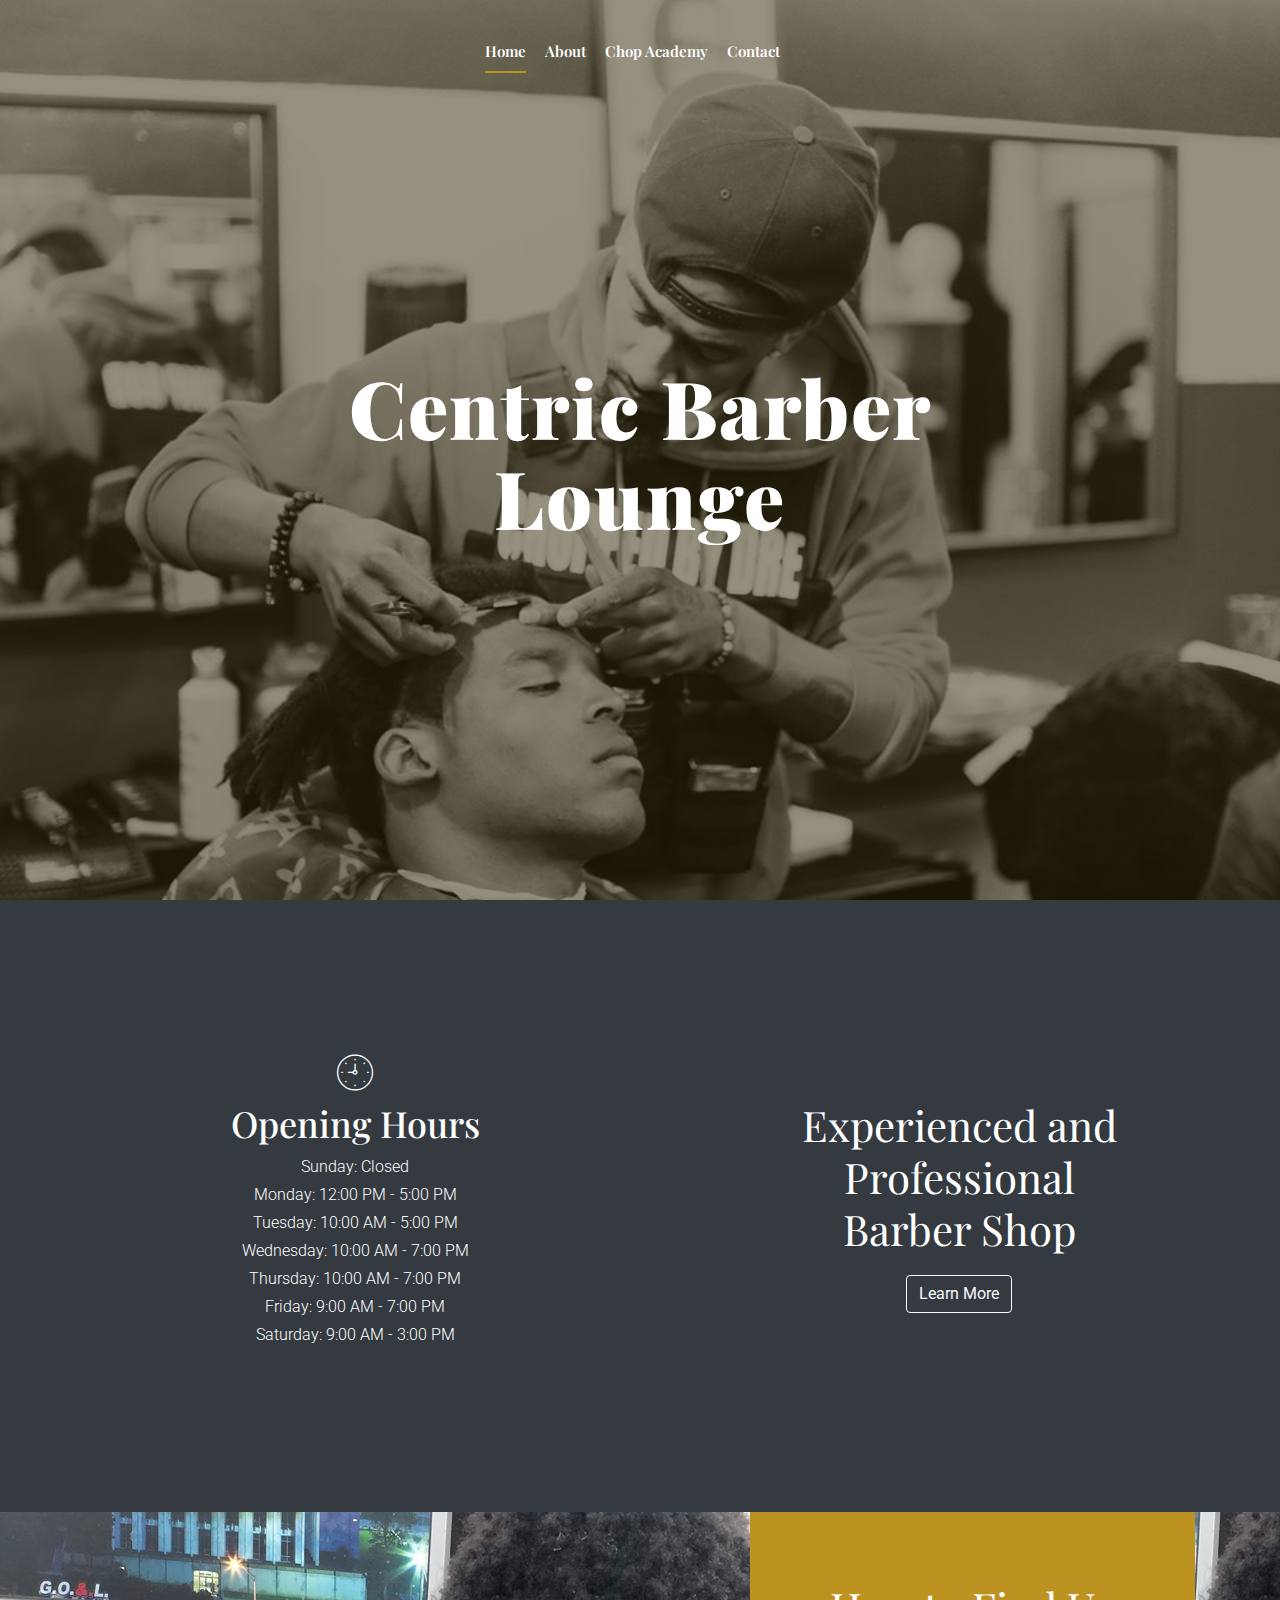
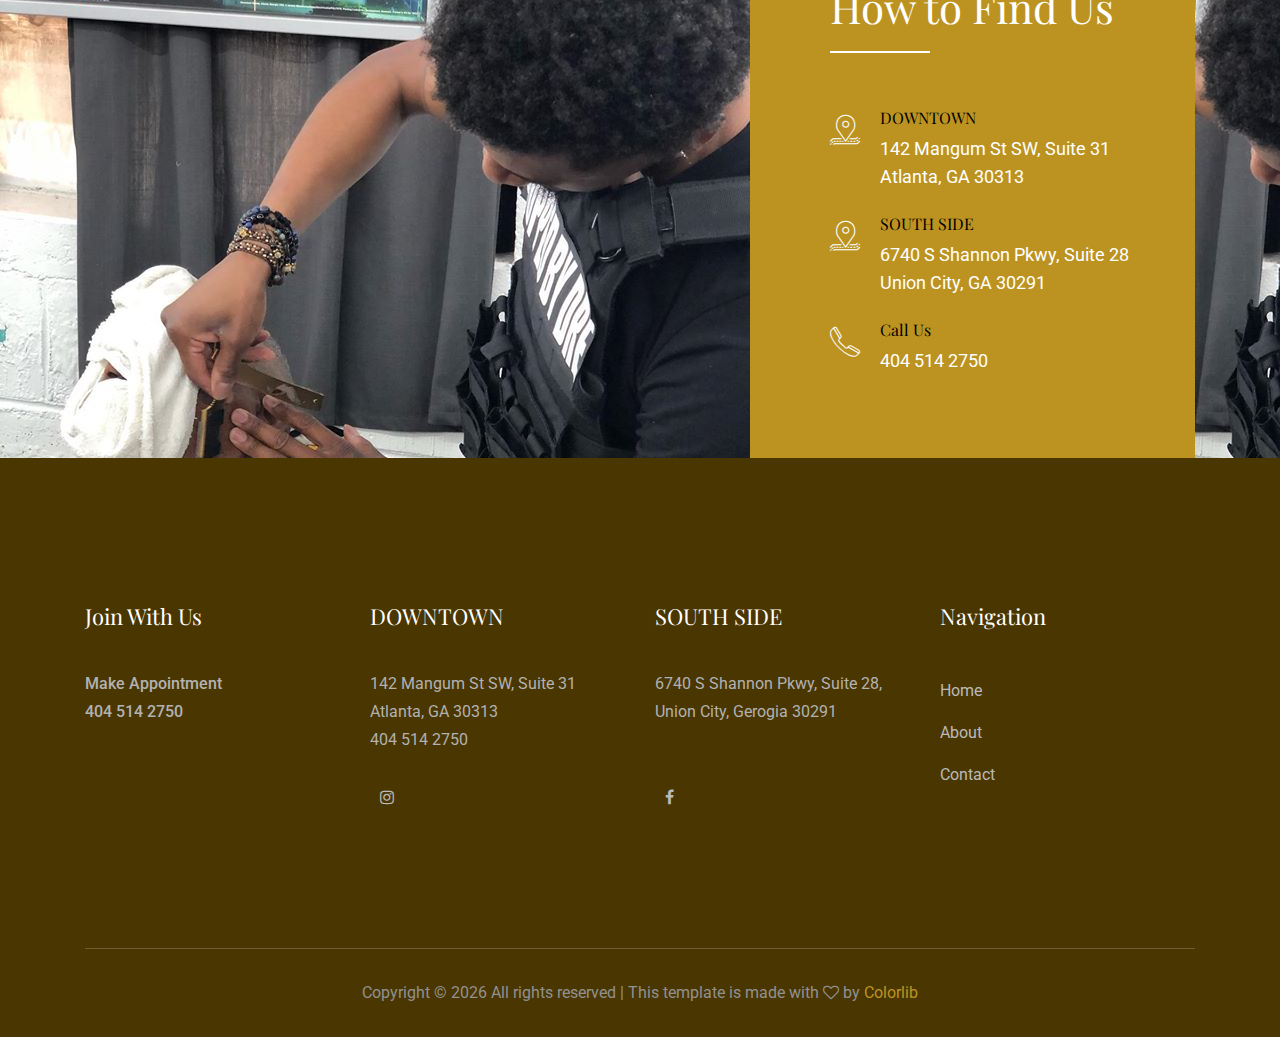
<file: index.html>
<!doctype html>
<html class="no-js" lang="zxx">

<head>
    <meta charset="utf-8">
    <meta http-equiv="x-ua-compatible" content="ie=edge">
    <title>Centric Barber Lounge</title>
    <meta name="description" content="">
    <meta name="viewport" content="width=device-width, initial-scale=1">

    <!-- <link rel="manifest" href="site.webmanifest"> -->
    <link rel="shortcut icon" type="image/x-icon" href="img/favicon.png">
    <!-- Place favicon.ico in the root directory -->

    <!-- CSS here -->
    <link rel="stylesheet" href="css/bootstrap.min.css">
    <link rel="stylesheet" href="css/owl.carousel.min.css">
    <link rel="stylesheet" href="css/magnific-popup.css">
    <link rel="stylesheet" href="css/font-awesome.min.css">
    <link rel="stylesheet" href="css/themify-icons.css">
    <link rel="stylesheet" href="css/nice-select.css">
    <link rel="stylesheet" href="css/flaticon.css">
    <link rel="stylesheet" href="css/gijgo.css">
    <link rel="stylesheet" href="css/animate.css">
    <link rel="stylesheet" href="css/slicknav.css">
    <link rel="stylesheet" href="css/style.css">
    <!-- <link rel="stylesheet" href="css/responsive.css"> -->
</head>

<body>
    <!--[if lte IE 9]>
            <p class="browserupgrade">You are using an <strong>outdated</strong> browser. Please <a href="https://browsehappy.com/">upgrade your browser</a> to improve your experience and security.</p>
        <![endif]-->

    <!-- header-start -->
    <header>
        <div class="header-area ">
            <div id="sticky-header" class="main-header-area">
                <div class="container-fluid p-0">
                    <div class="row align-items-center no-gutters">
                        <div class="col-xl-3 col-lg-3">
                            <!-- <div class="logo-img">
                                <a href="index.html">
                                    <img src="img/logo.png" alt="">
                                </a>
                            </div> -->
                        </div>
                        <div class="col-xl-6 col-lg-6">
                            <div class="main-menu  d-none d-lg-block">
                                <nav>
                                    <ul id="navigation">
                                        <li><a class="active" href="index.html">home</a></li>
                                        <li><a href="about.html">About</a></li>
                                        <!-- <li><a href="service.html">service</a></li> -->
                                        <!-- <li><a href="#">blog <i class="ti-angle-down"></i></a>
                                            <ul class="submenu">
                                                <li><a href="blog.html">blog</a></li>
                                                <li><a href="single-blog.html">single-blog</a></li>
                                            </ul>
                                        </li> -->
                                        <li><a href="choppedacademy.html">Chop Academy</a>
                                            <!-- <ul class="submenu">
                                                <li><a href="https://www.facebook.com/pages/category/Brand/Chopped-by-Dre-148553765711654/">Facebook</a></li>
                                                <li><a href="https://www.instagram.com/choppedbydre/?hl=en">Instagram</a></li>
                                            </ul> -->
                                        </li>
                                        <li><a href="contact.html">Contact</a></li>
                                    </ul>
                                </nav>
                            </div>
                        </div>
                        <div class="col-xl-3 col-lg-3 d-none d-lg-block">
                            <div class="book_room">
                                <!-- <div class="book_btn d-none d-lg-block">
                                    <a target="_blank" href="https://www.styleseat.com/m/v/choppedbydre">Make an
                                        Appointment</a>
                                </div> -->
                            </div>
                        </div>
                        <div class="col-12">
                            <div class="mobile_menu d-block d-lg-none"></div>
                        </div>
                    </div>
                </div>
            </div>
        </div>
    </header>
    <!-- header-end -->

    <!-- slider_area_start -->
    <div class="slider_area">
        <div class="single_slider d-flex align-items-center justify-content-center slider_bg_1 overlay2">
            <div class="container">
                <div class="row">
                    <div class="col-xl-12">
                        <div class="slider_text text-center">
                            <!-- <img src="img/banner/barber_text.png" alt=""> -->
                            <h3>Centric Barber <br>
                                Lounge</h3>
                            <!-- <p>@ChoppedByDre</p> -->
                        </div>
                    </div>
                </div>
            </div>
        </div>
    </div>
    <!-- slider_area_end -->

    <!-- about_area_start -->
    <div class="about_area bg-dark">
        <div class="container">
            <div class="row align-items-center">
                <div class="col-xl-6 col-lg-6 col-sm-12">
                    <div class="about_thumb">
                        <!-- <img src="img/about/about_lft.png" alt=""> -->
                        <div class="text-center">
                            <h1><i class="flaticon-clock text-white"></i></h1>
                            <h1 class='text-white'>Opening Hours</h1>
                            <p class='text-white'>Sunday:
                            Closed<br>
                            Monday:
                            12:00 PM
                            -
                            5:00 PM
                            <br>
                            Tuesday:
                            10:00 AM
                            -
                            5:00 PM
                            <br>
                            Wednesday:
                            10:00 AM
                            -
                            7:00 PM
                            <br>
                            Thursday:
                            10:00 AM
                            -
                            7:00 PM
                            <br>
                            Friday:
                            9:00 AM
                            -
                            7:00 PM
                            <br>
                            Saturday:
                            9:00 AM
                            -
                            3:00 PM </p>
                        </div>
                    </div>
                </div>
                <div class="col-xl-6 col-lg-6 col-sm-12">
                    <div class="about_info text-center">
                        <div class="section_title mb-20px">
                            <h3 class='text-white'>Experienced and <br>
                                Professional <br>
                                Barber Shop</h3>
                        </div>
                        <!-- <p>I see your vision clearly. My passion for chopping leaves you consistently fresh with attention to detail. Get CHOPPED!</p> -->
                        <a href="about.html" class="btn btn-outline-light">Learn More</a>
                    </div>
                </div>
            </div>
        </div>
    </div>
    <!-- about_area_end -->

    <!-- gallery_area_start -->
    <!-- <div class="gallery_area">
        <div class="container">
            <div class="row">
                <div class="col-xl-12">
                    <div class="section_title2 text-center mb-90">
                        <i class="flaticon-scissors"></i>
                        <h3>Our Gallery</h3>
                    </div>
                </div>
            </div>
            <div class="row">
                <div class="col-xl-12">
                    <div class="gallery_active owl-carousel">
                        <div class="single_gallery">
                            <div class="thumb">
                                <img src="img/gallery/1.png" alt="">
                                <div class="image_hover">
                                    <a class="popup-image" href="img/gallery/1.png">
                                        <i class="ti-plus"></i>
                                    </a>
                                </div>
                            </div>
                        </div>
                        <div class="single_gallery">
                            <div class="thumb">
                                <img src="img/gallery/2.png" alt="">
                                <div class="image_hover">
                                    <a class="popup-image" href="img/gallery/2.png">
                                        <i class="ti-plus"></i>
                                    </a>
                                </div>
                            </div>
                        </div>
                        <div class="single_gallery">
                            <div class="thumb">
                                <img src="img/gallery/3.png" alt="">
                                <div class="image_hover">
                                    <a class="popup-image" href="img/gallery/3.png">
                                        <i class="ti-plus"></i>
                                    </a>
                                </div>
                            </div>
                        </div>
                        <div class="single_gallery">
                            <div class="thumb">
                                <img src="img/gallery/1.png" alt="">
                                <div class="image_hover">
                                    <a class="popup-image" href="img/gallery/1.png">
                                        <i class="ti-plus"></i>
                                    </a>
                                </div>
                            </div>
                        </div>
                        <div class="single_gallery">
                            <div class="thumb">
                                <img src="img/gallery/2.png" alt="">
                                <div class="image_hover">
                                    <a class="popup-image" href="img/gallery/2.png">
                                        <i class="ti-plus"></i>
                                    </a>
                                </div>
                            </div>
                        </div>
                        <div class="single_gallery">
                            <div class="thumb">
                                <img src="img/gallery/3.png" alt="">
                                <div class="image_hover">
                                    <a class="popup-image" href="img/gallery/3.png">
                                        <i class="ti-plus"></i>
                                    </a>
                                </div>
                            </div>
                        </div>
                    </div>
                </div>
            </div>
        </div>
    </div> -->
    <!-- gallery_area_end -->

    <!-- video_area_start -->
    <!-- <div class="video_area">
        <div class="container-fluid p-0">
            <div class="row align-items-center no-gutters">
                <div class="col-xl-6 col-lg-6">
                    <div class="video_info">
                        <div class="about_info">
                            <div class="section_title mb-20px">
                                <span>How we Work</span>
                                <h3>Watch the Video <br>
                                    How we Work?</h3>
                            </div>
                            <p>Inspires employees and organizations to support causes they care <br>
                                about. We do this to bring more resources to the nonprofits that are <br>
                                changing our world.</p>
                            <a href="#" class="boxed-btn3">book now</a>
                        </div>
                    </div>
                </div>
                <div class="col-xl-6 col-lg-6">
                    <div class="video_thumb">
                        <div class="video_thumb_inner">
                            <img src="img/gallery/video.png" alt="">
                            <a href="https://www.youtube.com/watch?v=I4NcwG-zusE" class="popup-video">
                                <i class="fa fa-play"></i>
                            </a>
                        </div>
                    </div>
                </div>
            </div>
        </div>
    </div> -->
    <!-- video_area_end -->

    <!-- cutter_muster_start -->
    <!-- <div class="cutter_muster">
        <div class="container">
            <div class="row">
                <div class="col-xl-12">
                    <div class="section_title2 text-center mb-90">
                        <i class="flaticon-scissors"></i>
                        <h3>Our Cutter Masters</h3>
                    </div>
                </div>
            </div>
            <div class="row">
                <div class="col-xl-3 col-md-6 col-lg-3">
                    <div class="single_master">
                        <div class="thumb">
                            <img src="img/team/1.png" alt="">
                            <div class="social_link">
                                <a href="#"><i class="fa fa-envelope"></i></a>
                                <a href="#"><i class="fa fa-twitter"></i></a>
                                <a href="#"><i class="fa fa-linkedin"></i></a>
                            </div>
                        </div>
                        <div class="master_name text-center">
                            <h3>Macau Wilium</h3>
                            <p>Massage Master</p>
                        </div>
                    </div>
                </div>
                <div class="col-xl-3 col-md-6 col-lg-3">
                    <div class="single_master">
                        <div class="thumb">
                            <img src="img/team/2.png" alt="">
                            <div class="social_link">
                                <a href="#"><i class="fa fa-envelope"></i></a>
                                <a href="#"><i class="fa fa-twitter"></i></a>
                                <a href="#"><i class="fa fa-linkedin"></i></a>
                            </div>
                        </div>
                        <div class="master_name text-center">
                            <h3>Dan Jacky</h3>
                            <p>Mens Cut</p>
                        </div>
                    </div>
                </div>
                <div class="col-xl-3 col-md-6 col-lg-3">
                    <div class="single_master">
                        <div class="thumb">
                            <img src="img/team/3.png" alt="">
                            <div class="social_link">
                                <a href="#"><i class="fa fa-envelope"></i></a>
                                <a href="#"><i class="fa fa-twitter"></i></a>
                                <a href="#"><i class="fa fa-linkedin"></i></a>
                            </div>
                        </div>
                        <div class="master_name text-center">
                            <h3>Luka Luka</h3>
                            <p>Mens Cut</p>
                        </div>
                    </div>
                </div>
                <div class="col-xl-3 col-md-6 col-lg-3">
                    <div class="single_master">
                        <div class="thumb">
                            <img src="img/team/4.png" alt="">
                            <div class="social_link">
                                <a href="#"><i class="fa fa-envelope"></i></a>
                                <a href="#"><i class="fa fa-twitter"></i></a>
                                <a href="#"><i class="fa fa-linkedin"></i></a>
                            </div>
                        </div>
                        <div class="master_name text-center">
                            <h3>Rona Dana</h3>
                            <p>Ladies Cut</p>
                        </div>
                    </div>
                </div>
            </div>
        </div>
    </div> -->
    <!-- cutter_muster_end -->

    <!-- find_us_area start -->
    <div class="find_us_area find_bg_1 ">
        <div class="container">
            <div class="row">
                <div class="col-xl-5 offset-xl-7 col-lg-6 offset-lg-6">
                    <div class="find_info">
                        <h3 class="find_info_title">How to Find Us</h3>
                        <div class="single_find d-flex">
                            <div class="icon">
                                <i class="flaticon-placeholder"></i>
                            </div>
                            <div class="find_text">
                                <h3>DOWNTOWN</h3>
                                <p>142 Mangum St SW, Suite 31 <br> Atlanta, GA 30313</p>
                            </div>
                        </div>
                        <div class="single_find d-flex">
                            <div class="icon">
                                <i class="flaticon-placeholder"></i>
                            </div>
                            <div class="find_text">
                                <h3>SOUTH SIDE</h3>
                                <p>6740 S Shannon Pkwy, Suite 28<br> Union City, GA 30291</p>
                            </div>
                        </div>
                        <div class="single_find d-flex">
                            <div class="icon">
                                <i class="flaticon-phone-call"></i>
                            </div>
                            <div class="find_text">
                                <h3>Call Us</h3>
                                <p>404 514 2750</p>
                            </div>
                        </div>
                        <!-- <div class="single_find d-flex">
                                <div class="icon">
                                    <i class="flaticon-paper-plane"></i>
                                </div>
                                <div class="find_text">
                                    <h3>Mail Us</h3>
                                    <p>contact@barbershop.com</p>
                                </div>
                            </div>
                            <div class="single_find">
                                <div class="book_btn">
                                    <a class="popup-with-form" href="https://www.styleseat.com/m/v/choppedbydre">Make an
                                        Appointment</a>
                                </div>
                            </div> -->
    
                    </div>
                </div>
            </div>
        </div>
    </div>
    <!-- find_us_area_end -->

    <!-- footer -->
<footer class="footer">
    <div class="footer_top">
        <div class="container">
            <div class="row">
                <div class="col-xl-3 col-md-6 col-lg-3">
                    <div class="footer_widget">
                        <h3 class="footer_title">
                            Join With Us
                        </h3>
                        <p class="footer_text doanar"> <a class="first"
                                href="https://www.styleseat.com/m/v/choppedbydre">Make Appointment</a> <br>
                            <a href="#">404 514 2750</a></p>

                    </div>
                </div>
                <div class="col-xl-3 col-md-6 col-lg-3">
                    <div class="footer_widget">
                        <h3 class="footer_title">
                            DOWNTOWN
                        </h3>
                        <p class="footer_text">142 Mangum St SW, Suite 31 Atlanta, GA 30313 <br>
                            404 514 2750 <br>
                            <!-- <a class="domain" href="#">contact@nonprofit.com</a></p> -->
                        <div class="socail_links">
                            <ul>
                                <li>
                                    <a href="https://www.instagram.com/choppedbydre/?hl=en">
                                        <i class="fa fa-instagram"></i>
                                    </a>
                                </li>
                            </ul>
                        </div>
                    </div>
                </div>
                <div class="col-xl-3 col-md-6 col-lg-3">
                    <div class="footer_widget">
                        <h3 class="footer_title">
                            SOUTH SIDE
                        </h3>
                        <p class="footer_text">6740 S Shannon Pkwy, Suite 28, Union City, Gerogia 30291 <br>
                            <br>
                            <!-- <a class="domain" href="#">contact@nonprofit.com</a></p> -->
                        <div class="socail_links">
                            <ul>
                                <li>
                                    <a href="https://www.facebook.com/centricbarberlounge/">
                                        <i class="fa fa-facebook"></i>
                                    </a>
                                </li>
                            </ul>
                        </div>
                    </div>
                </div>
                <div class="col-xl-2 col-md-6 col-lg-2">
                    <div class="footer_widget">
                        <h3 class="footer_title">
                            Navigation
                        </h3>
                        <ul>
                            <li><a href="index.html">Home</a></li>
                            <li><a href="about.html">About</a></li>
                            <li><a href="contact.html">Contact</a></li>
                        </ul>
                    </div>
                </div>
                <!-- <div class="col-xl-4 col-md-6 col-lg-4">
                                <div class="footer_widget">
                                    <h3 class="footer_title">
                                        Newsletter
                                    </h3>
                                    <form action="#" class="newsletter_form">
                                        <input type="text" placeholder="Enter your mail">
                                        <button type="submit">Sign Up</button>
                                    </form>
                                    <p class="newsletter_text">Subscribe newsletter to get updates</p>
                                </div>
                            </div> -->
            </div>
        </div>
    </div>
    <div class="copy-right_text">
        <div class="container">
            <div class="footer_border"></div>
            <div class="row">
                <div class="col-xl-12">
                    <p class="copy_right text-center">
                        <!-- Link back to Colorlib can't be removed. Template is licensed under CC BY 3.0. -->
                        Copyright &copy;
                        <script>document.write(new Date().getFullYear());</script> All rights reserved | This
                        template is made with <i class="fa fa-heart-o" aria-hidden="true"></i> by <a
                            href="https://colorlib.com" target="_blank">Colorlib</a>
                        <!-- Link back to Colorlib can't be removed. Template is licensed under CC BY 3.0. -->
                    </p>
                </div>
            </div>
        </div>
    </div>
</footer>
    <!-- footer -->
    

    <!-- JS here -->
    <script src="js/vendor/modernizr-3.5.0.min.js"></script>
    <script src="js/vendor/jquery-1.12.4.min.js"></script>
    <script src="js/popper.min.js"></script>
    <script src="js/bootstrap.min.js"></script>
    <script src="js/owl.carousel.min.js"></script>
    <script src="js/isotope.pkgd.min.js"></script>
    <script src="js/ajax-form.js"></script>
    <script src="js/waypoints.min.js"></script>
    <script src="js/jquery.counterup.min.js"></script>
    <script src="js/imagesloaded.pkgd.min.js"></script>
    <script src="js/scrollIt.js"></script>
    <script src="js/jquery.scrollUp.min.js"></script>
    <script src="js/wow.min.js"></script>
    <script src="js/nice-select.min.js"></script>
    <script src="js/jquery.slicknav.min.js"></script>
    <script src="js/jquery.magnific-popup.min.js"></script>
    <script src="js/plugins.js"></script>
    <script src="js/gijgo.min.js"></script>

    <!--contact js-->
    <script src="js/contact.js"></script>
    <script src="js/jquery.ajaxchimp.min.js"></script>
    <script src="js/jquery.form.js"></script>
    <script src="js/jquery.validate.min.js"></script>
    <script src="js/mail-script.js"></script>

    <script src="js/main.js"></script>
    
</body>

</html>
</file>
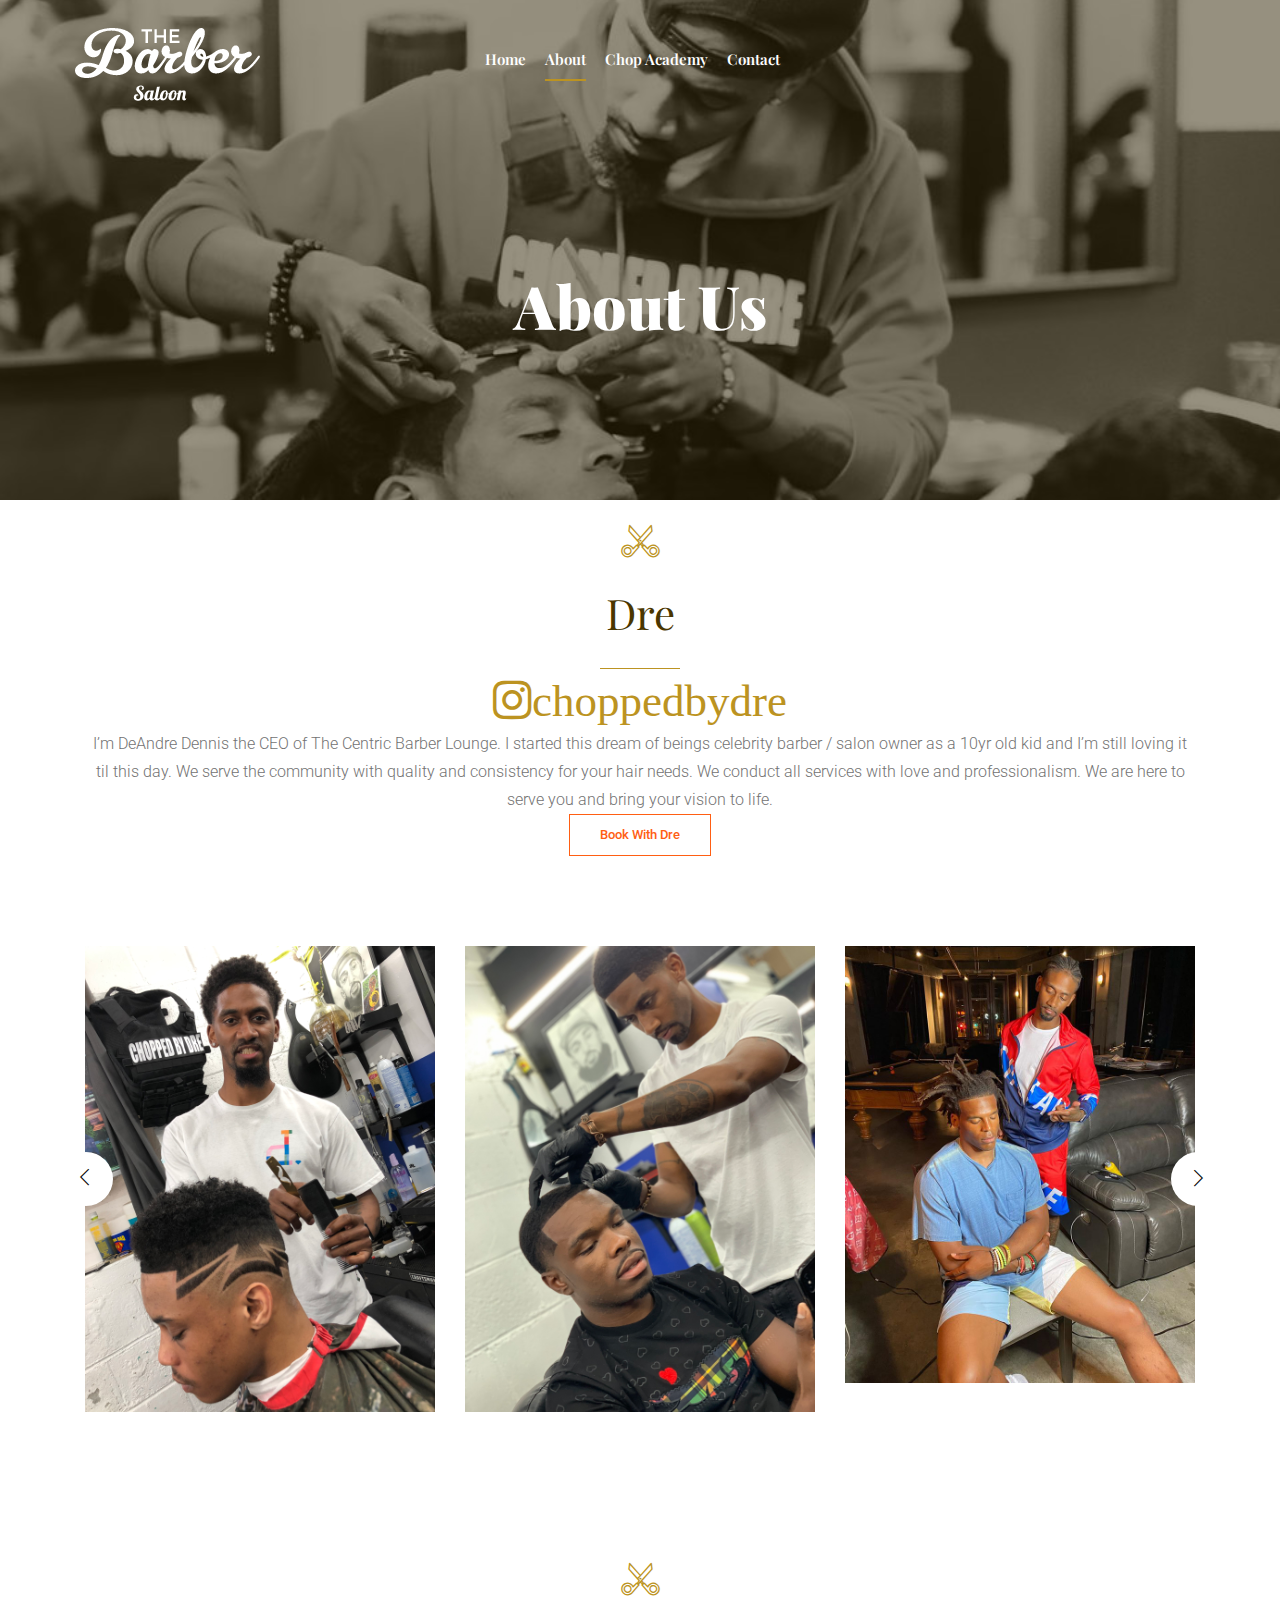
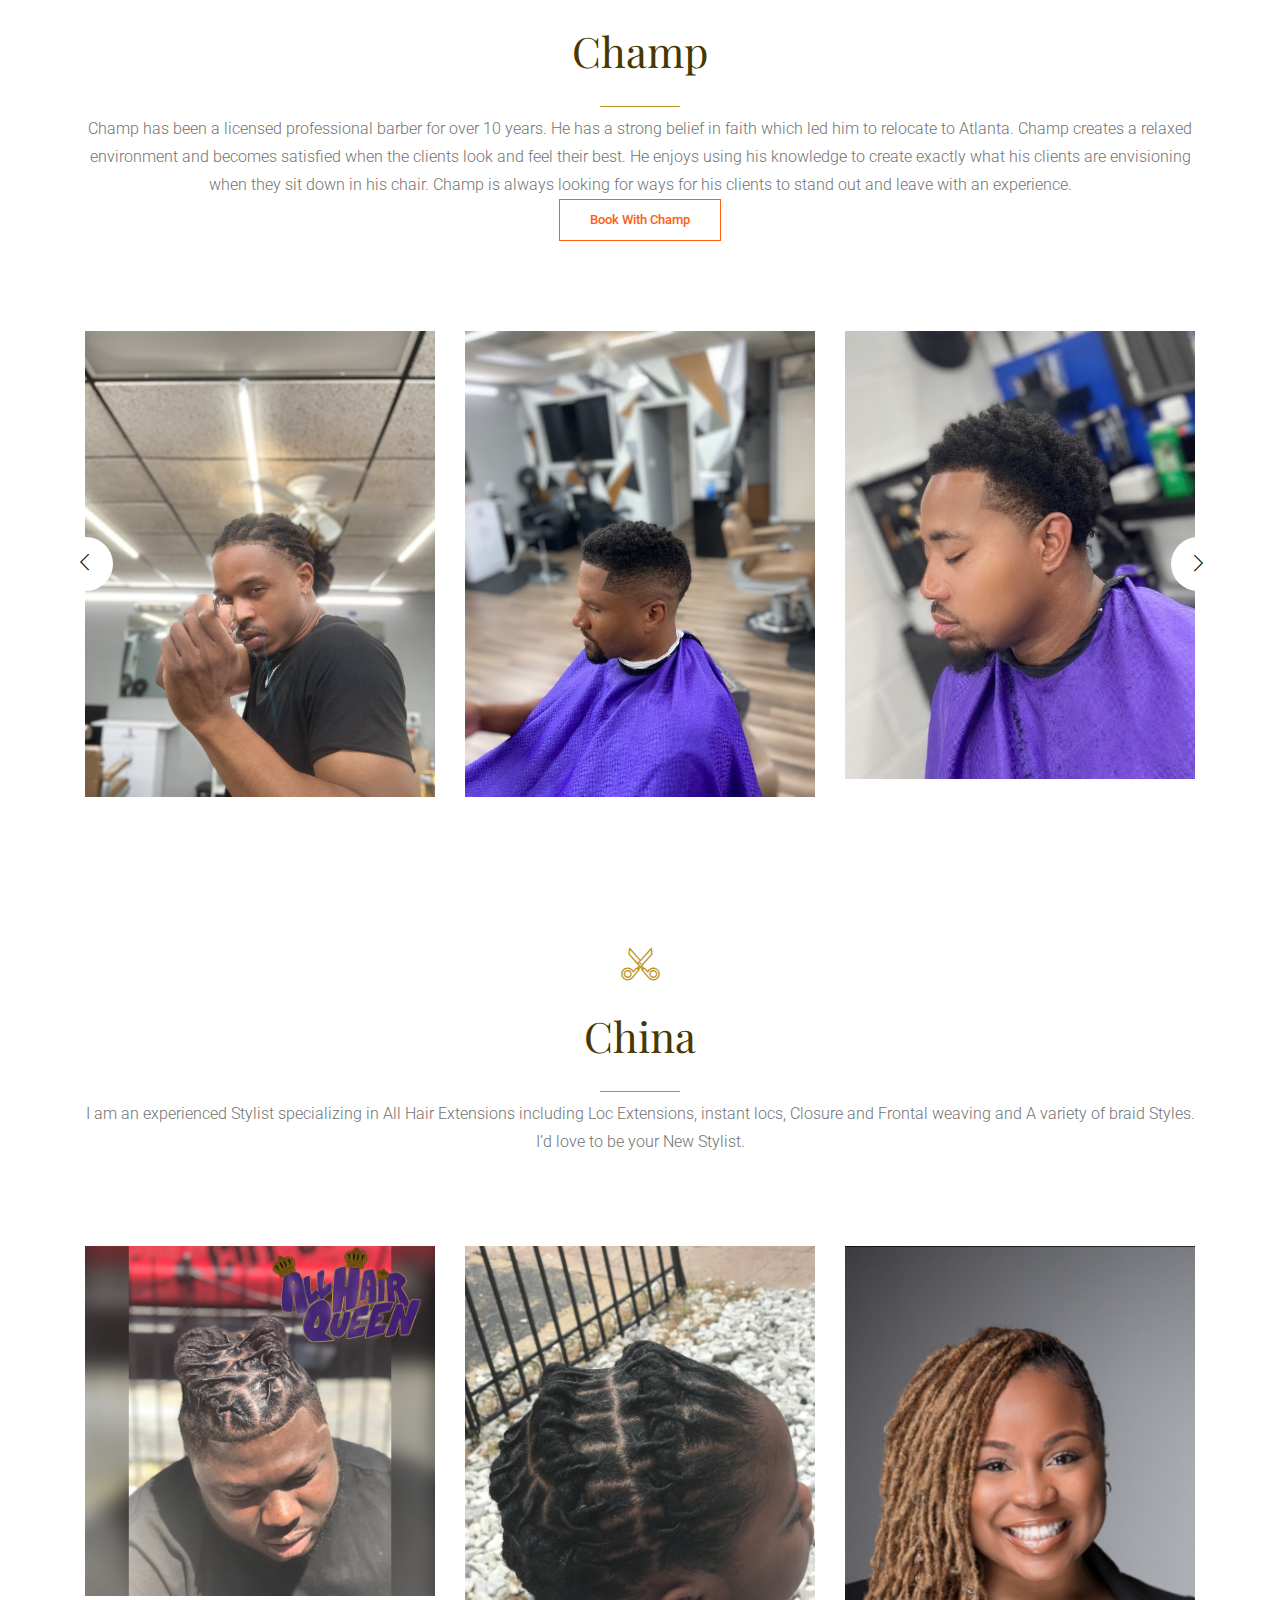
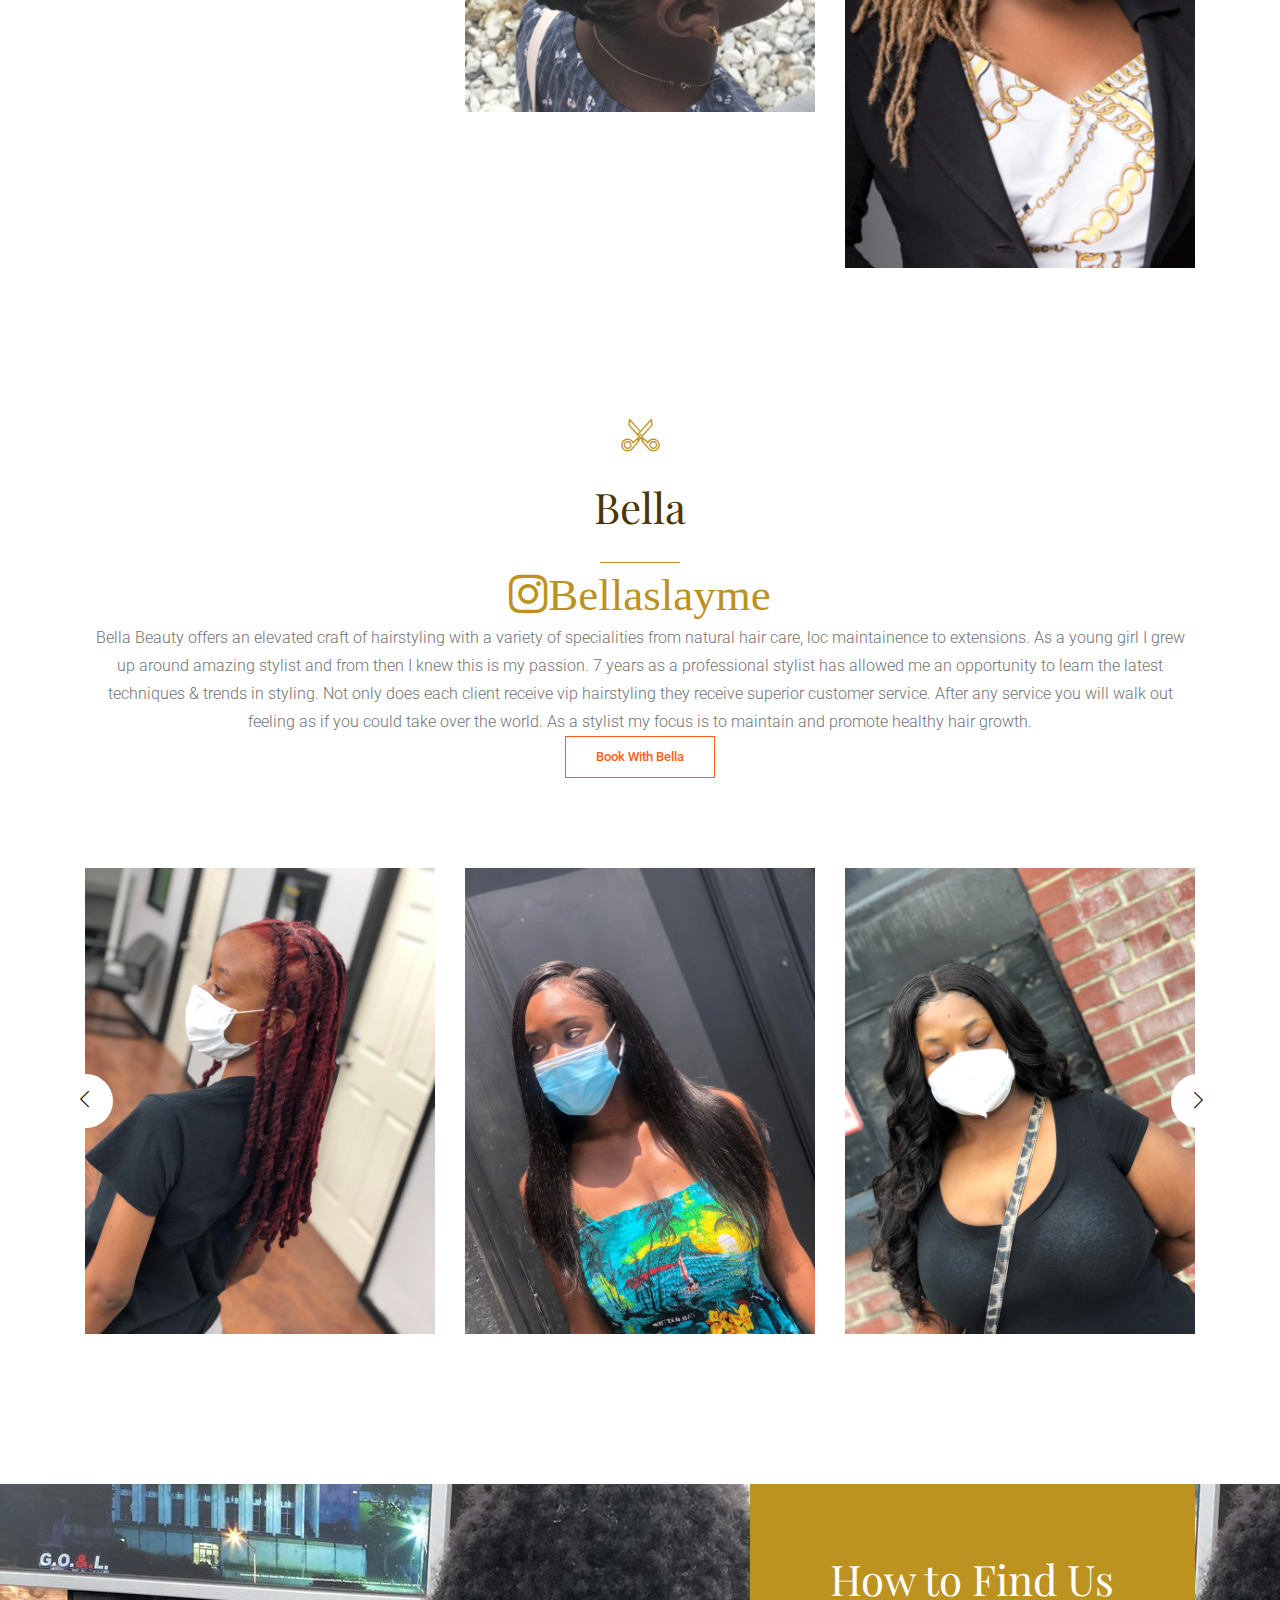
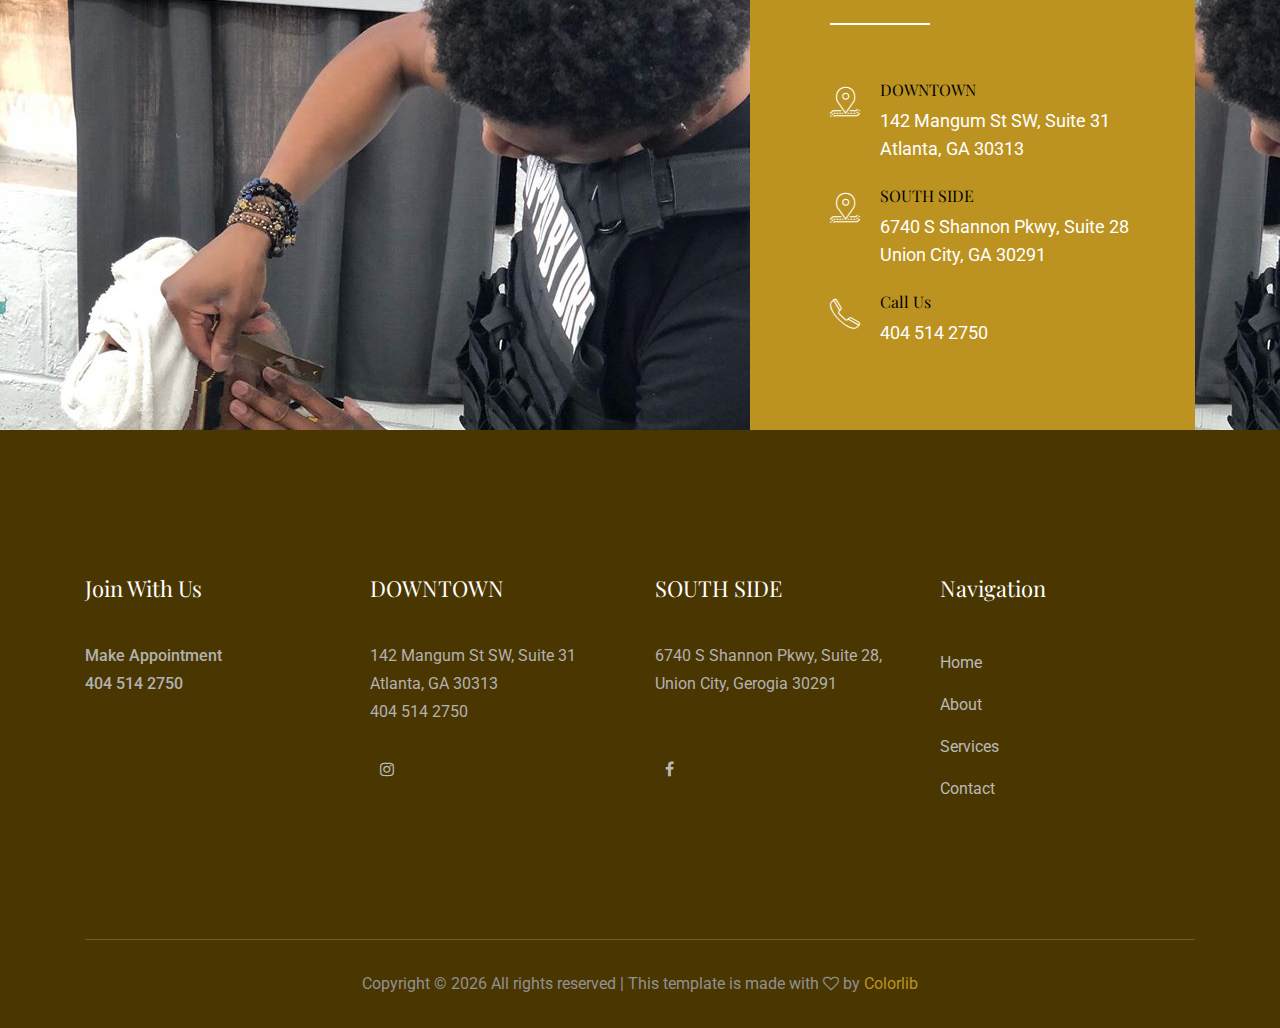
<file: about.html>
<!doctype html>
<html class="no-js" lang="zxx">

<head>
    <meta charset="utf-8">
    <meta http-equiv="x-ua-compatible" content="ie=edge">
    <title>Centric Barber Lounge</title>
    <meta name="description" content="">
    <meta name="viewport" content="width=device-width, initial-scale=1">

    <!-- <link rel="manifest" href="site.webmanifest"> -->
    <link rel="shortcut icon" type="image/x-icon" href="img/favicon.png">
    <!-- Place favicon.ico in the root directory -->

    <!-- CSS here -->
    <link rel="stylesheet" href="css/bootstrap.min.css">
    <link rel="stylesheet" href="css/owl.carousel.min.css">
    <link rel="stylesheet" href="css/magnific-popup.css">
    <link rel="stylesheet" href="css/font-awesome.min.css">
    <link rel="stylesheet" href="css/themify-icons.css">
    <link rel="stylesheet" href="css/nice-select.css">
    <link rel="stylesheet" href="css/flaticon.css">
    <link rel="stylesheet" href="css/gijgo.css">
    <link rel="stylesheet" href="css/animate.css">
    <link rel="stylesheet" href="css/slicknav.css">
    <link rel="stylesheet" href="css/style.css">
    <!-- <link rel="stylesheet" href="css/responsive.css"> -->
</head>

<body>
    <!--[if lte IE 9]>
            <p class="browserupgrade">You are using an <strong>outdated</strong> browser. Please <a href="https://browsehappy.com/">upgrade your browser</a> to improve your experience and security.</p>
        <![endif]-->

    <!-- header-start -->
    <header>
        <div class="header-area ">
            <div id="sticky-header" class="main-header-area">
                <div class="container-fluid p-0">
                    <div class="row align-items-center no-gutters">
                            <div class="col-xl-3 col-lg-3">
                                <div class="logo-img">
                                    <a href="index.html">
                                        <img src="img/logo.png" alt="">
                                    </a>
                                </div>
                            </div>
                        <div class="col-xl-6 col-lg-6">
                            <div class="main-menu  d-none d-lg-block">
                                <nav>
                                    <ul id="navigation">
                                        <li><a href="index.html">home</a></li>
                                        <li><a  class="active" href="about.html">About</a></li>
                                        <!-- <li><a href="service.html">service</a></li> -->
                                        <li><a href="choppedacademy.html">Chop Academy</a>
                                        </li>
                                        <li><a href="contact.html">Contact</a></li>
                                    </ul>
                                </nav>
                            </div>
                        </div>
                        <div class="col-xl-3 col-lg-3 d-none d-lg-block">
                            <div class="book_room">
                                <!-- <div class="book_btn d-none d-lg-block">
                                    <a target="_blank" href="https://www.styleseat.com/m/v/choppedbydre">Make an Appointment</a>
                                </div> -->
                            </div>
                        </div>
                        <div class="col-12">
                            <div class="mobile_menu d-block d-lg-none"></div>
                        </div>
                    </div>
                </div>
            </div>
        </div>
    </header>
    <!-- header-end -->

    <!-- bradcam_area_start -->
    <div class="bradcam_area about_bg overlay2">
            <h3>About Us</h3>
        </div>
        <!-- bradcam_area_end -->

    <!-- about_area_start -->
    <!-- <div class="about_area">
        <div class="container">
            <div class="row align-items-center">
                <div class="col-xl-6 col-lg-6">
                    <div class="about_thumb">
                        <img src="img/about/about_lft.png" alt="">
                        <div class="opening_hour text-center">
                                <i class="flaticon-clock"></i>
                                <h3>Opening Hour</h3>
                                <p>Mon-Fri (9.00-11.00) <br>
                                        Sat (10.00-4.00)</p>
                        </div>
                    </div>
                </div>
                <div class="col-xl-6 col-lg-6">
                    <div class="about_info">
                        <div class="section_title mb-20px">
                            <span>About Us</span>
                            <h3>Experienced and <br>
                                    Traditional Stylish <br>
                                    Barber Shop</h3>
                        </div>
                        <p>Inspires employees and organizations to support causes they care  <br>
                                about. We do this to bring more resources to the nonprofits that are  <br>
                                changing our world.</p>
                        <a href="#" class="boxed-btn3">Learn More</a>
                    </div>
                </div>
            </div>
        </div>
    </div> -->
    <!-- about_area_end -->

    <!-- gallery_area_start -->
    <div class="gallery_area minus-padding">
        <div class="container">
            <div class="row">
                <div class="col-xl-12"><br>
                    <div class="section_title2 text-center mb-90">
                        <i class="flaticon-scissors"></i>
                        <h3>Dre</h3>
                        <h6><i class='fa fa-instagram'>choppedbydre</i> </h6>
                        <p>I’m DeAndre Dennis the CEO of The Centric Barber Lounge. I started this dream of beings celebrity barber / salon owner
                        as a 10yr old kid and I’m still loving it til this day. We serve the community with quality and consistency for your
                        hair needs. We conduct all services with love and professionalism. We are here to serve you and bring your vision to
                        life. <br><a href='https://www.Styleseat.com/choppedbydre' target='_blank' class="genric-btn primary-border">Book With
                            Dre</a></p>
                    </div>
                </div>
            </div>
            <div class="row">
                <div class="col-xl-12">
                    <div class="gallery_active owl-carousel">
                        <div class="single_gallery">
                            <div class="thumb">
                                <img src="img/blog/drepic.jpg" alt="">
                                <div class="image_hover">
                                    <a class="popup-image" href="img/blog/drepic.jpg">
                                        <i class="ti-plus"></i>
                                    </a>
                                </div>
                            </div>
                        </div>
                        <div class="single_gallery">
                            <div class="thumb">
                                <img src="img/blog/IMG_5555.jpg" alt="">
                                <div class="image_hover">
                                    <a class="popup-image" href="img/blog/IMG_5555.jpg">
                                        <i class="ti-plus"></i>
                                    </a>
                                </div>
                            </div>
                        </div>
                        <div class="single_gallery">
                            <div class="thumb">
                                <img src="img/blog/dre2.jpeg" alt="">
                                <div class="image_hover">
                                    <a class="popup-image" href="img/blog/dre2.jpeg">
                                        <i class="ti-plus"></i>
                                    </a>
                                </div>
                            </div>
                        </div>
                        <div class="single_gallery">
                            <div class="thumb">
                                <img src="img/blog/drecut1.jpeg" alt="">
                                <div class="image_hover">
                                    <a class="popup-image" href="img/blog/drecut1.jpeg">
                                        <i class="ti-plus"></i>
                                    </a>
                                </div>
                            </div>
                        </div>
                        <div class="single_gallery">
                            <div class="thumb">
                                <img src="img/blog/drecut2.jpeg" alt="">
                                <div class="image_hover">
                                    <a class="popup-image" href="img/blog/drecut2.jpeg">
                                        <i class="ti-plus"></i>
                                    </a>
                                </div>
                            </div>
                        </div>
                        <div class="single_gallery">
                            <div class="thumb">
                                <img src="img/blog/drecut3.jpeg" alt="">
                                <div class="image_hover">
                                    <a class="popup-image" href="img/blog/drecut3.jpeg">
                                        <i class="ti-plus"></i>
                                    </a>
                                </div>
                            </div>
                        </div>
                    </div>
                </div>
            </div>
        </div>
    </div>
    <!-- gallery_area_end -->
     <!-- champ area begin -->
        <div class="gallery_area minus-padding">
            <div class="container">
                <div class="row">
                    <div class="col-xl-12">
                        <div class="section_title2 text-center mb-90">
                            <i class="flaticon-scissors"></i>
                            <h3>Champ</h3>
                            <p>Champ has been a licensed professional barber for over 10 years. He has a strong belief in faith which led him to
                            relocate to Atlanta. Champ creates a relaxed environment and becomes satisfied when the clients look and feel their
                            best. He enjoys using his knowledge to create exactly what his clients are envisioning when they sit down in his chair.
                            Champ is always looking for ways for his clients to stand out and leave with an experience.
                            <br><a href='book.thecut.co/thegroomingchamp' target='_blank' class="genric-btn primary-border">Book With Champ</a></p>
                        </div>
                    </div>
                </div>
                <div class="row">
                    <div class="col-xl-12">
                        <div class="gallery_active owl-carousel">
                            <div class="single_gallery">
                                <div class="thumb">
                                    <img src="img/blog/champ.jpeg.jpg" alt="">
                                    <div class="image_hover">
                                        <a class="popup-image" href="img/blog/champ.jpeg.jpg">
                                            <i class="ti-plus"></i>
                                        </a>
                                    </div>
                                </div>
                            </div>
                            <div class="single_gallery">
                                <div class="thumb">
                                    <img src="img/blog/champ7.jpg" alt="">
                                    <div class="image_hover">
                                        <a class="popup-image" href="img/blog/champ7.jpg">
                                            <i class="ti-plus"></i>
                                        </a>
                                    </div>
                                </div>
                            </div>
                            <div class="single_gallery">
                                <div class="thumb">
                                    <img src="img/blog/champ3.jpg" alt="">
                                    <div class="image_hover">
                                        <a class="popup-image" href="img/blog/champ3.jpg">
                                            <i class="ti-plus"></i>
                                        </a>
                                    </div>
                                </div>
                            </div>
                            <div class="single_gallery">
                                <div class="thumb">
                                    <img src="img/blog/champ4.jpg" alt="">
                                    <div class="image_hover">
                                        <a class="popup-image" href="img/blog/champ4.jpg">
                                            <i class="ti-plus"></i>
                                        </a>
                                    </div>
                                </div>
                            </div>
                            <div class="single_gallery">
                                <div class="thumb">
                                    <img src="img/blog/champ5.jpg" alt="">
                                    <div class="image_hover">
                                        <a class="popup-image" href="img/blog/champ5.jpg">
                                            <i class="ti-plus"></i>
                                        </a>
                                    </div>
                                </div>
                            </div>
                            <div class="single_gallery">
                                <div class="thumb">
                                    <img src="img/blog/champ6.jpg" alt="">
                                    <div class="image_hover">
                                        <a class="popup-image" href="img/blog/champ6.jpg">
                                            <i class="ti-plus"></i>
                                        </a>
                                    </div>
                                </div>
                            </div>
                        </div>
                    </div>
                </div>
            </div>
        </div>
        <!-- champ area end -->
        <!-- china area begin -->
                <div class="gallery_area minus-padding">
                    <div class="container">
                        <div class="row">
                            <div class="col-xl-12">
                                <div class="section_title2 text-center mb-90">
                                    <i class="flaticon-scissors"></i>
                                    <h3>China</h3>
                                    <p>I am an experienced Stylist specializing in All Hair Extensions including Loc Extensions, instant locs, Closure and
                                    Frontal weaving and A variety of braid Styles. I’d love to be your New Stylist.</p>
                                </div>
                            </div>
                        </div>
                        <div class="row">
                            <div class="col-xl-12">
                                <div class="gallery_active owl-carousel">
                                    <div class="single_gallery">
                                        <div class="thumb">
                                            <img src="img/blog/china1.jpg" alt="">
                                            <div class="image_hover">
                                                <a class="popup-image" href="img/blog/china1.jpg">
                                                    <i class="ti-plus"></i>
                                                </a>
                                            </div>
                                        </div>
                                    </div>
                                    <div class="single_gallery">
                                        <div class="thumb">
                                            <img src="img/blog/china2.jpg" alt="">
                                            <div class="image_hover">
                                                <a class="popup-image" href="img/blog/china2.jpg">
                                                    <i class="ti-plus"></i>
                                                </a>
                                            </div>
                                        </div>
                                    </div>
                                    <div class="single_gallery">
                                        <div class="thumb">
                                            <img src="img/blog/china3.png" alt="">
                                            <div class="image_hover">
                                                <a class="popup-image" href="img/blog/china3.png">
                                                    <i class="ti-plus"></i>
                                                </a>
                                            </div>
                                        </div>
                                    </div>
                                    <!-- <div class="single_gallery">
                                        <div class="thumb">
                                            <img src="img/blog/champ4.jpg" alt="">
                                            <div class="image_hover">
                                                <a class="popup-image" href="img/blog/champ4.jpg">
                                                    <i class="ti-plus"></i>
                                                </a>
                                            </div>
                                        </div>
                                    </div>
                                    <div class="single_gallery">
                                        <div class="thumb">
                                            <img src="img/blog/champ5.jpg" alt="">
                                            <div class="image_hover">
                                                <a class="popup-image" href="img/blog/champ5.jpg">
                                                    <i class="ti-plus"></i>
                                                </a>
                                            </div>
                                        </div>
                                    </div>
                                    <div class="single_gallery">
                                        <div class="thumb">
                                            <img src="img/blog/champ6.jpg" alt="">
                                            <div class="image_hover">
                                                <a class="popup-image" href="img/blog/champ6.jpg">
                                                    <i class="ti-plus"></i>
                                                </a>
                                            </div>
                                        </div>
                                    </div> -->
                                </div>
                            </div>
                        </div>
                    </div>
                </div>
        <!-- china area end -->
        <!-- bella area begin -->
<div class="gallery_area minus-padding">
    <div class="container">
        <div class="row">
            <div class="col-xl-12">
                <div class="section_title2 text-center mb-90">
                    <i class="flaticon-scissors"></i>
                    <h3>Bella</h3> <h6><i class='fa fa-instagram'>Bellaslayme</i> </h6>
                    <p>Bella Beauty offers an elevated craft of hairstyling with a variety of specialities from natural hair care, loc
                    maintainence to extensions. As a young girl I grew up around amazing stylist and from then I knew this is my passion. 7
                    years as a professional stylist has allowed me an opportunity to learn the latest techniques & trends in styling. Not
                    only does each client receive vip hairstyling they receive superior customer service. After any service you will walk
                    out feeling as if you could take over the world. As a stylist my focus is to maintain and promote healthy hair growth.
                    <br><a href='https://www.Styleseat.com/Bellabeauty' target='_blank' class="genric-btn primary-border">Book With Bella</a>
                </p>
                </div>
            </div>
        </div>
        <div class="row">
            <div class="col-xl-12">
                <div class="gallery_active owl-carousel">
                    <div class="single_gallery">
                        <div class="thumb">
                            <img src="img/blog/bella1.jpg" alt="">
                            <div class="image_hover">
                                <a class="popup-image" href="img/blog/bella1.jpg">
                                    <i class="ti-plus"></i>
                                </a>
                            </div>
                        </div>
                    </div>
                    <div class="single_gallery">
                        <div class="thumb">
                            <img src="img/blog/bella2.jpg" alt="">
                            <div class="image_hover">
                                <a class="popup-image" href="img/blog/bella2.jpg">
                                    <i class="ti-plus"></i>
                                </a>
                            </div>
                        </div>
                    </div>
                    <div class="single_gallery">
                        <div class="thumb">
                            <img src="img/blog/bella3.jpg" alt="">
                            <div class="image_hover">
                                <a class="popup-image" href="img/blog/bella3.jpg">
                                    <i class="ti-plus"></i>
                                </a>
                            </div>
                        </div>
                    </div>
                    <div class="single_gallery">
                        <div class="thumb">
                            <img src="img/blog/bella4.jpg" alt="">
                            <div class="image_hover">
                                <a class="popup-image" href="img/blog/bella4.jpg">
                                    <i class="ti-plus"></i>
                                </a>
                            </div>
                        </div>
                    </div>
                    <div class="single_gallery">
                        <div class="thumb">
                            <img src="img/blog/bella5.jpg" alt="">
                            <div class="image_hover">
                                <a class="popup-image" href="img/blog/bella5.jpg">
                                    <i class="ti-plus"></i>
                                </a>
                            </div>
                        </div>
                    </div>
                    <div class="single_gallery">
                        <div class="thumb">
                            <img src="img/blog/bella6.jpg" alt="">
                            <div class="image_hover">
                                <a class="popup-image" href="img/blog/bella6.jpg">
                                    <i class="ti-plus"></i>
                                </a>
                            </div>
                        </div>
                    </div>
                </div>
            </div>
        </div>
    </div>
</div>
        <!-- bell area end -->
    

    <!-- cutter_muster_start -->
    <!-- <div class="cutter_muster">
        <div class="container">
                <div class="row">
                        <div class="col-xl-12">
                            <div class="section_title2 text-center mb-90">
                                <i class="flaticon-scissors"></i>
                                <h3>Our Cutter Masters</h3>
                            </div>
                        </div>
                    </div>
            <div class="row">
                <div class="col-xl-3 col-md-6 col-lg-3">
                    <div class="single_master">
                        <div class="thumb">
                            <img src="img/team/1.png" alt="">
                            <div class="social_link">
                                <a href="#"><i class="fa fa-envelope"></i></a>
                                <a href="#"><i class="fa fa-twitter"></i></a>
                                <a href="#"><i class="fa fa-linkedin"></i></a>
                            </div>
                        </div>
                        <div class="master_name text-center">
                            <h3>Macau Wilium</h3>
                            <p>Massage Master</p>
                        </div>
                    </div>
                </div>
                <div class="col-xl-3 col-md-6 col-lg-3">
                    <div class="single_master">
                        <div class="thumb">
                            <img src="img/team/2.png" alt="">
                            <div class="social_link">
                                <a href="#"><i class="fa fa-envelope"></i></a>
                                <a href="#"><i class="fa fa-twitter"></i></a>
                                <a href="#"><i class="fa fa-linkedin"></i></a>
                            </div>
                        </div>
                        <div class="master_name text-center">
                            <h3>Dan Jacky</h3>
                            <p>Mens Cut</p>
                        </div>
                    </div>
                </div>
                <div class="col-xl-3 col-md-6 col-lg-3">
                    <div class="single_master">
                        <div class="thumb">
                            <img src="img/team/3.png" alt="">
                            <div class="social_link">
                                <a href="#"><i class="fa fa-envelope"></i></a>
                                <a href="#"><i class="fa fa-twitter"></i></a>
                                <a href="#"><i class="fa fa-linkedin"></i></a>
                            </div>
                        </div>
                        <div class="master_name text-center">
                            <h3>Luka Luka</h3>
                            <p>Mens Cut</p>
                        </div>
                    </div>
                </div>
                <div class="col-xl-3 col-md-6 col-lg-3">
                    <div class="single_master">
                        <div class="thumb">
                            <img src="img/team/4.png" alt="">
                            <div class="social_link">
                                <a href="#"><i class="fa fa-envelope"></i></a>
                                <a href="#"><i class="fa fa-twitter"></i></a>
                                <a href="#"><i class="fa fa-linkedin"></i></a>
                            </div>
                        </div>
                        <div class="master_name text-center">
                            <h3>Rona Dana</h3>
                            <p>Ladies Cut</p>
                        </div>
                    </div>
                </div>
            </div>
        </div>
    </div> -->
    <!-- cutter_muster_end -->

    <!-- find_us_area start -->
    <div class="find_us_area find_bg_1 ">
        <div class="container">
            <div class="row">
                <div class="col-xl-5 offset-xl-7 col-lg-6 offset-lg-6">
                    <div class="find_info">
                        <h3 class="find_info_title">How to Find Us</h3>
                        <div class="single_find d-flex">
                            <div class="icon">
                                <i class="flaticon-placeholder"></i>
                            </div>
                            <div class="find_text">
                                <h3>DOWNTOWN</h3>
                                <p>142 Mangum St SW, Suite 31 <br> Atlanta, GA 30313</p>
                            </div>
                        </div>
                         <div class="single_find d-flex">
                                <div class="icon">
                                    <i class="flaticon-placeholder"></i>
                                </div>
                            <div class="find_text">
                                <h3>SOUTH SIDE</h3>
                            <p>6740 S Shannon Pkwy, Suite 28<br> Union City, GA 30291</p>
                            </div>
                        </div>
                        <div class="single_find d-flex">
                            <div class="icon">
                                <i class="flaticon-phone-call"></i>
                            </div>
                            <div class="find_text">
                                <h3>Call Us</h3>
                                <p>404 514 2750</p>
                            </div>
                        </div>
                        <!-- <div class="single_find d-flex">
                            <div class="icon">
                                <i class="flaticon-paper-plane"></i>
                            </div>
                            <div class="find_text">
                                <h3>Mail Us</h3>
                                <p>contact@barbershop.com</p>
                            </div>
                        </div>
                        <div class="single_find">
                            <div class="book_btn">
                                <a class="popup-with-form" href="https://www.styleseat.com/m/v/choppedbydre">Make an
                                    Appointment</a>
                            </div>
                        </div> -->
    
                    </div>
                </div>
            </div>
        </div>
    </div>
    <!-- find_us_area_end -->

    <!-- footer -->
    <footer class="footer">
        <div class="footer_top">
            <div class="container">
                <div class="row">
                    <div class="col-xl-3 col-md-6 col-lg-3">
                        <div class="footer_widget">
                            <h3 class="footer_title">
                                Join With Us
                            </h3>
                            <p class="footer_text doanar"> <a class="first"
                                    href="https://www.styleseat.com/m/v/choppedbydre">Make Appointment</a> <br>
                                <a href="#">404 514 2750</a></p>
    
                        </div>
                    </div>
                    <div class="col-xl-3 col-md-6 col-lg-3">
                        <div class="footer_widget">
                            <h3 class="footer_title">
                                DOWNTOWN
                            </h3>
                            <p class="footer_text">142 Mangum St SW, Suite 31 Atlanta, GA 30313 <br>
                                404 514 2750 <br>
                                <!-- <a class="domain" href="#">contact@nonprofit.com</a></p> -->
                            <div class="socail_links">
                                <ul>
                                    <li>
                                        <a href="https://www.instagram.com/choppedbydre/?hl=en">
                                            <i class="fa fa-instagram"></i>
                                        </a>
                                    </li>
                                </ul>
                            </div>
                        </div>
                    </div>
                    <div class="col-xl-3 col-md-6 col-lg-3">
                        <div class="footer_widget">
                            <h3 class="footer_title">
                                SOUTH SIDE
                            </h3>
                            <p class="footer_text">6740 S Shannon Pkwy, Suite 28, Union City, Gerogia 30291 <br>
                                <br>
                                <!-- <a class="domain" href="#">contact@nonprofit.com</a></p> -->
                            <div class="socail_links">
                                <ul>
                                    <li>
                                        <a href="https://www.facebook.com/centricbarberlounge/">
                                            <i class="fa fa-facebook"></i>
                                        </a>
                                    </li>
                                </ul>
                            </div>
                        </div>
                    </div>
                    <div class="col-xl-2 col-md-6 col-lg-2">
                        <div class="footer_widget">
                            <h3 class="footer_title">
                                Navigation
                            </h3>
                            <ul>
                                <li><a href="index.html">Home</a></li>
                                <li><a href="about.html">About</a></li>
                                <li><a href="service.html">Services</a></li>
                                <li><a href="contact.html">Contact</a></li>
                            </ul>
                        </div>
                    </div>
                    <!-- <div class="col-xl-4 col-md-6 col-lg-4">
                                <div class="footer_widget">
                                    <h3 class="footer_title">
                                        Newsletter
                                    </h3>
                                    <form action="#" class="newsletter_form">
                                        <input type="text" placeholder="Enter your mail">
                                        <button type="submit">Sign Up</button>
                                    </form>
                                    <p class="newsletter_text">Subscribe newsletter to get updates</p>
                                </div>
                            </div> -->
                </div>
            </div>
        </div>
        <div class="copy-right_text">
            <div class="container">
                <div class="footer_border"></div>
                <div class="row">
                    <div class="col-xl-12">
                        <p class="copy_right text-center">
                            <!-- Link back to Colorlib can't be removed. Template is licensed under CC BY 3.0. -->
                            Copyright &copy;
                            <script>document.write(new Date().getFullYear());</script> All rights reserved | This
                            template is made with <i class="fa fa-heart-o" aria-hidden="true"></i> by <a
                                href="https://colorlib.com" target="_blank">Colorlib</a>
                            <!-- Link back to Colorlib can't be removed. Template is licensed under CC BY 3.0. -->
                        </p>
                    </div>
                </div>
            </div>
        </div>
    </footer>
    <!-- footer -->
    

    <!-- JS here -->
    <script src="js/vendor/modernizr-3.5.0.min.js"></script>
    <script src="js/vendor/jquery-1.12.4.min.js"></script>
    <script src="js/popper.min.js"></script>
    <script src="js/bootstrap.min.js"></script>
    <script src="js/owl.carousel.min.js"></script>
    <script src="js/isotope.pkgd.min.js"></script>
    <script src="js/ajax-form.js"></script>
    <script src="js/waypoints.min.js"></script>
    <script src="js/jquery.counterup.min.js"></script>
    <script src="js/imagesloaded.pkgd.min.js"></script>
    <script src="js/scrollIt.js"></script>
    <script src="js/jquery.scrollUp.min.js"></script>
    <script src="js/wow.min.js"></script>
    <script src="js/nice-select.min.js"></script>
    <script src="js/jquery.slicknav.min.js"></script>
    <script src="js/jquery.magnific-popup.min.js"></script>
    <script src="js/plugins.js"></script>
    <script src="js/gijgo.min.js"></script>

    <!--contact js-->
    <script src="js/contact.js"></script>
    <script src="js/jquery.ajaxchimp.min.js"></script>
    <script src="js/jquery.form.js"></script>
    <script src="js/jquery.validate.min.js"></script>
    <script src="js/mail-script.js"></script>

    <script src="js/main.js"></script>
    
</body>

</html>
</file>
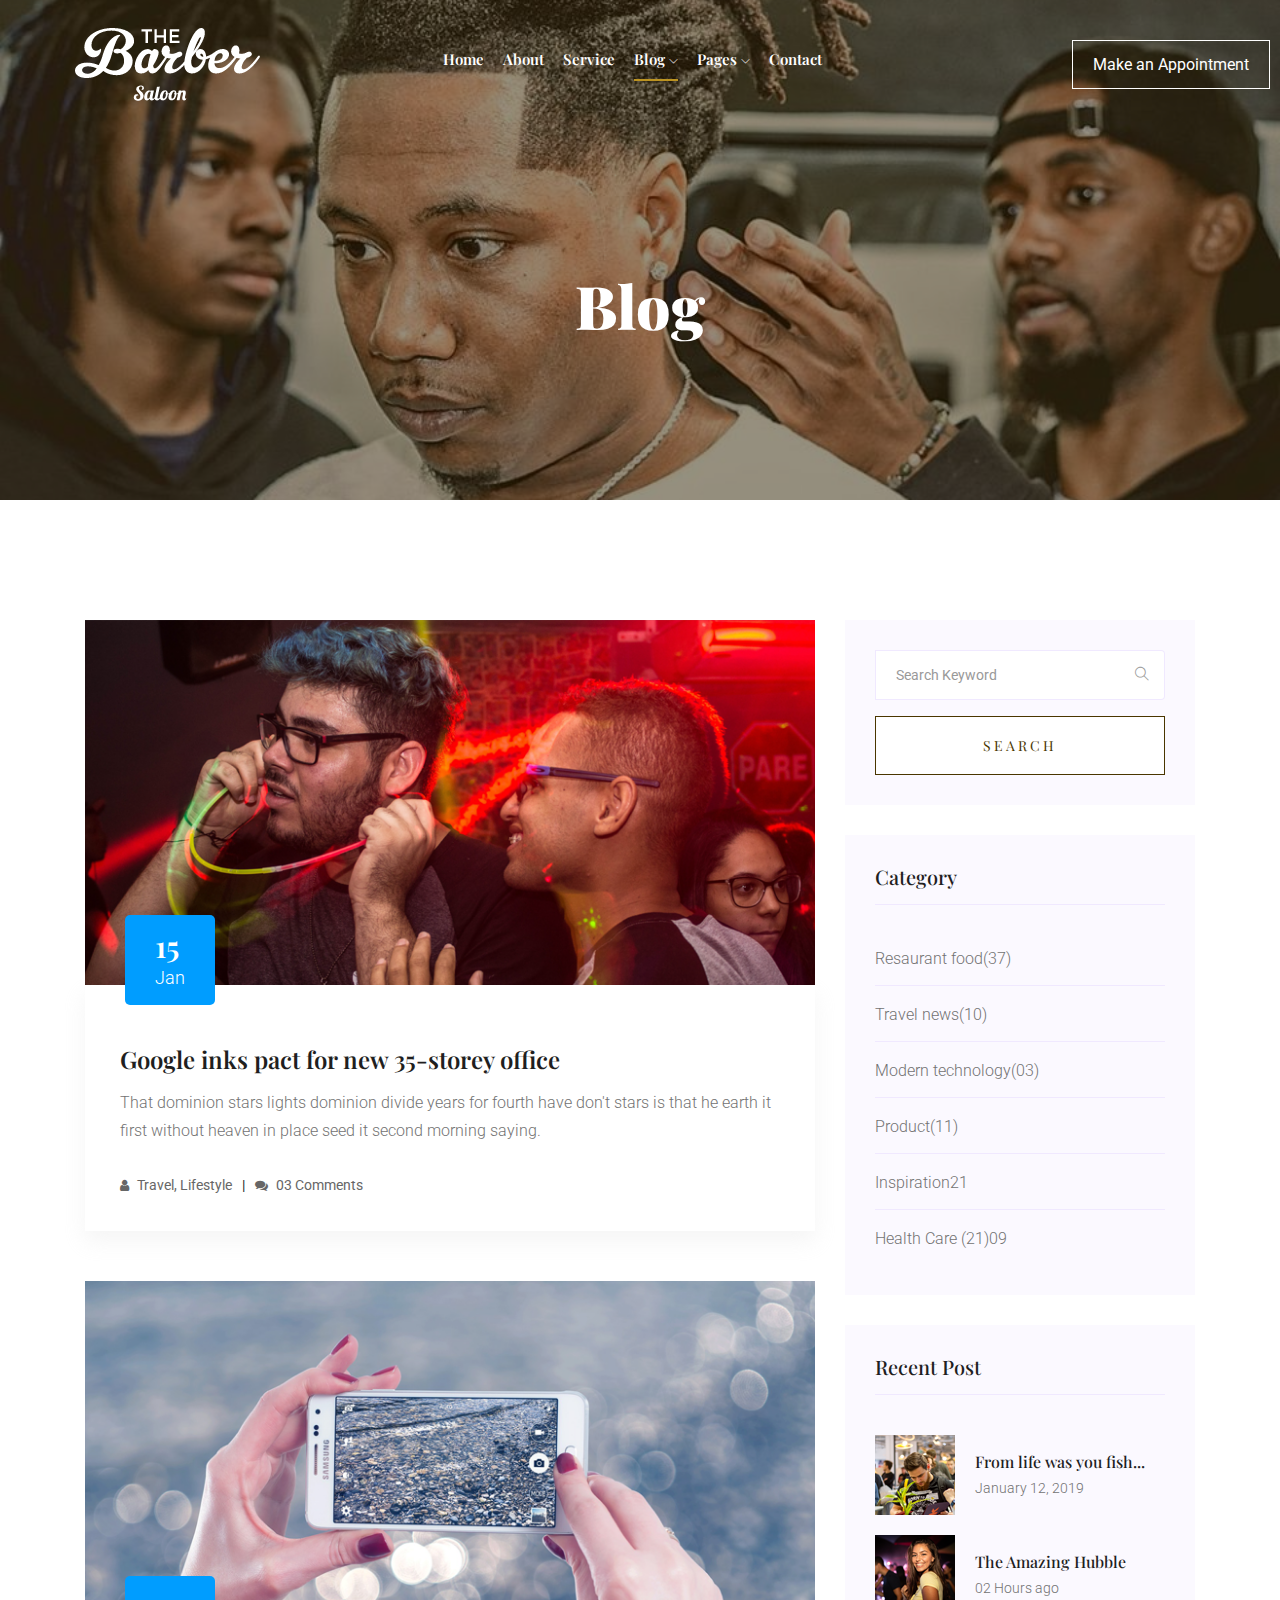
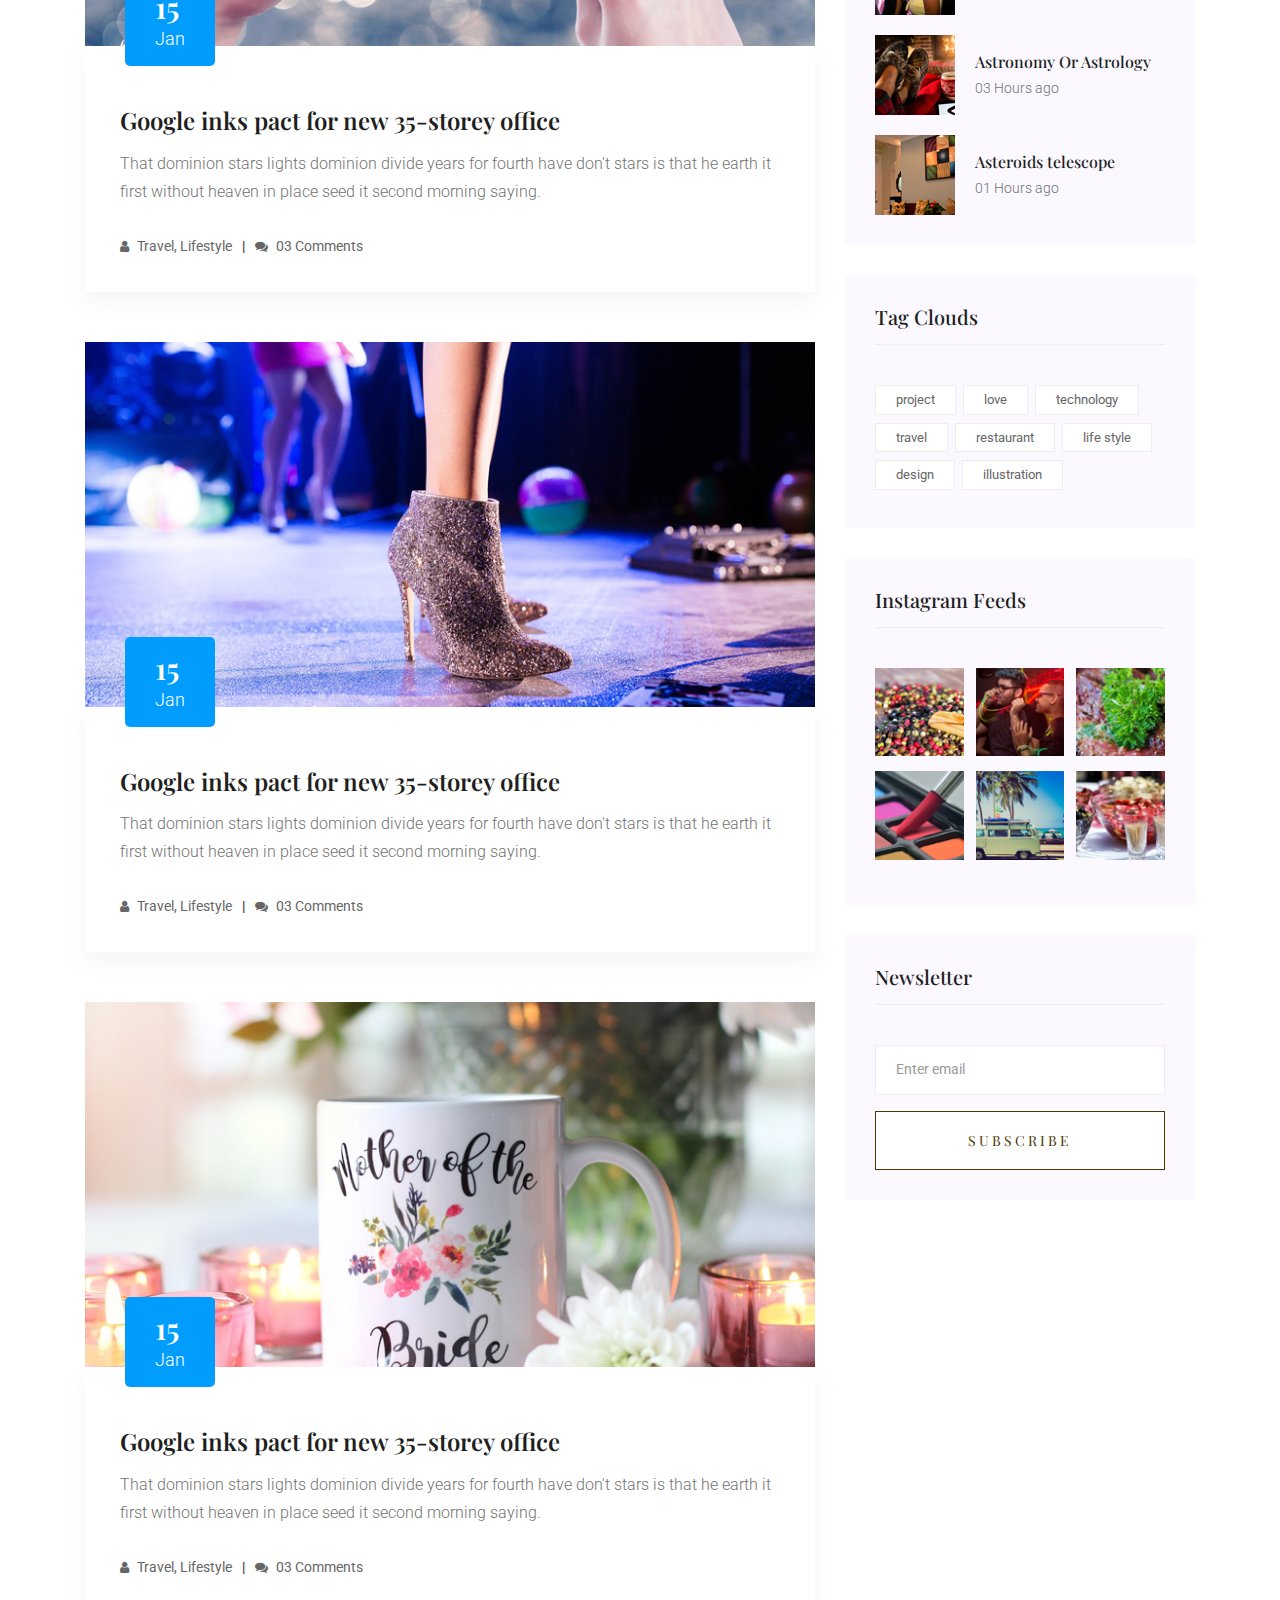
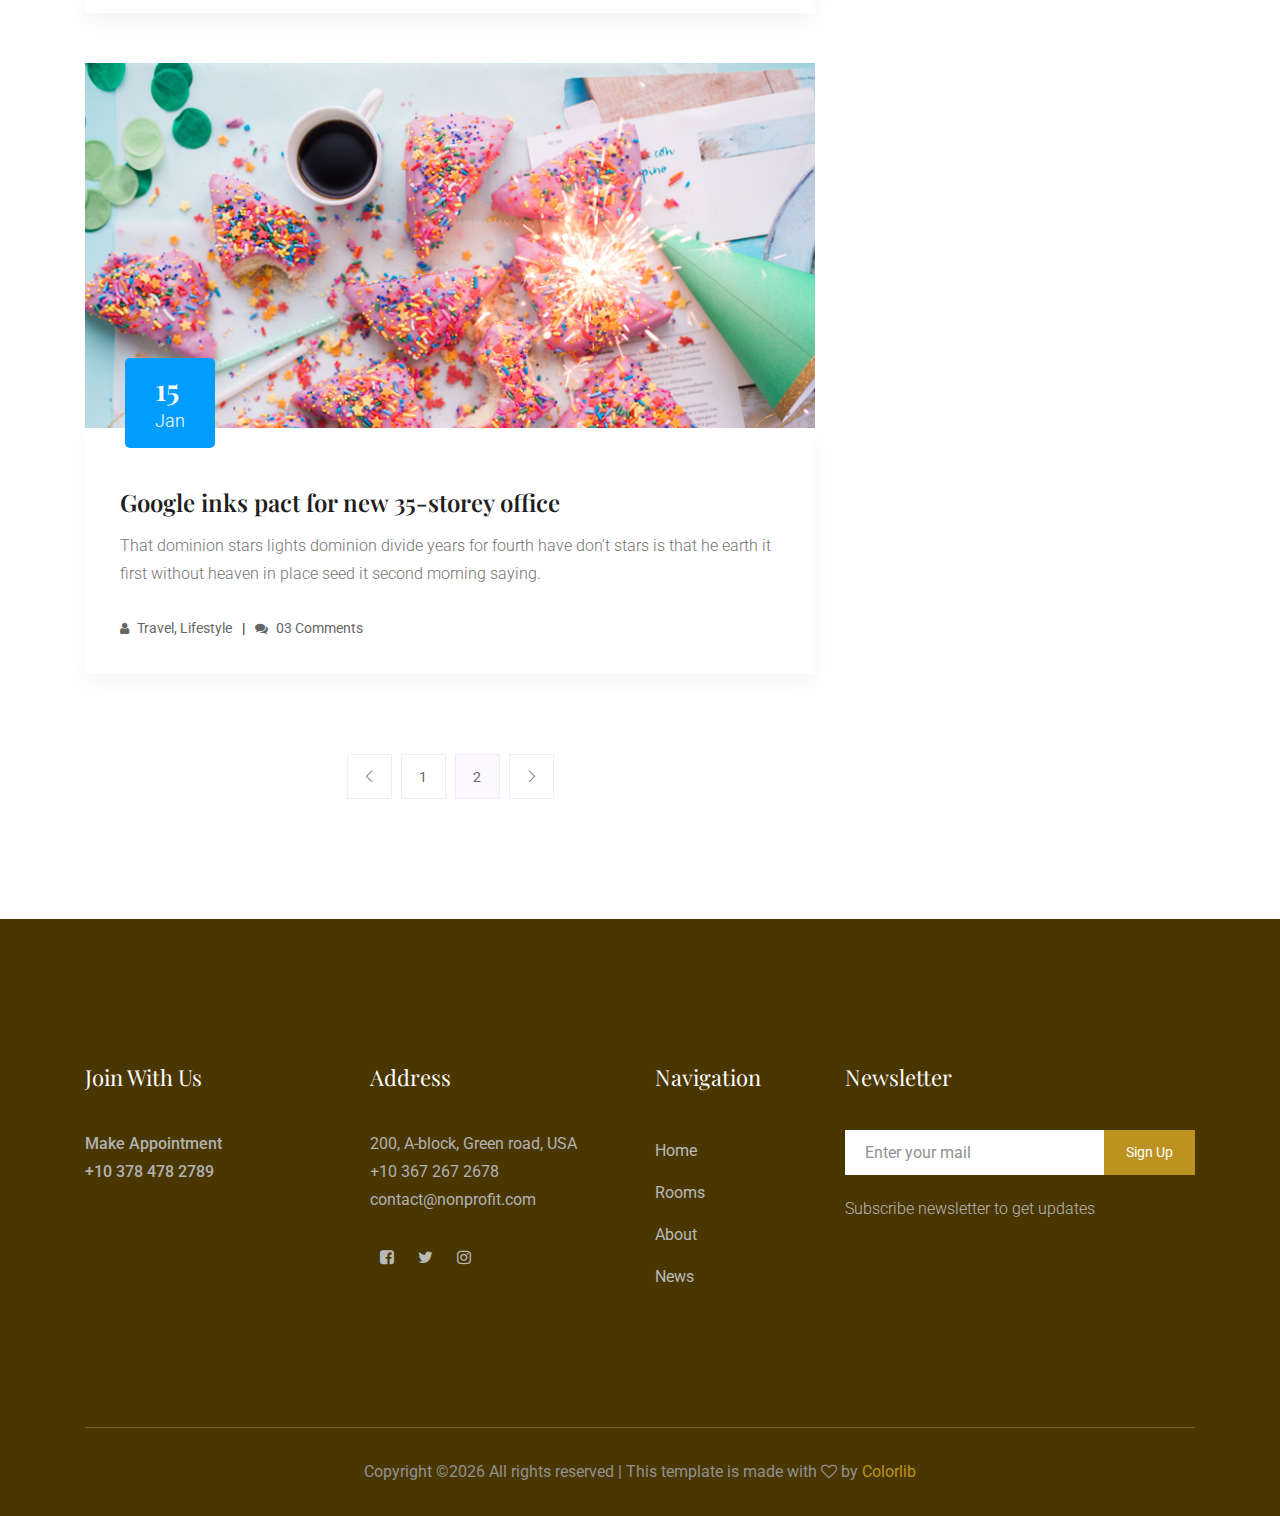
<file: blog.html>
<!doctype html>
<html class="no-js" lang="zxx">

<head>
    <meta charset="utf-8">
    <meta http-equiv="x-ua-compatible" content="ie=edge">
    <title>Barber</title>
    <meta name="description" content="">
    <meta name="viewport" content="width=device-width, initial-scale=1">

    <!-- <link rel="manifest" href="site.webmanifest"> -->
    <link rel="shortcut icon" type="image/x-icon" href="img/favicon.png">
    <!-- Place favicon.ico in the root directory -->

    <!-- CSS here -->
    <link rel="stylesheet" href="css/bootstrap.min.css">
    <link rel="stylesheet" href="css/owl.carousel.min.css">
    <link rel="stylesheet" href="css/magnific-popup.css">
    <link rel="stylesheet" href="css/font-awesome.min.css">
    <link rel="stylesheet" href="css/themify-icons.css">
    <link rel="stylesheet" href="css/nice-select.css">
    <link rel="stylesheet" href="css/flaticon.css">
    <link rel="stylesheet" href="css/gijgo.css">
    <link rel="stylesheet" href="css/animate.css">
    <link rel="stylesheet" href="css/slicknav.css">
    <link rel="stylesheet" href="css/style.css">
    <!-- <link rel="stylesheet" href="css/responsive.css"> -->
</head>

<body>
    <!--[if lte IE 9]>
            <p class="browserupgrade">You are using an <strong>outdated</strong> browser. Please <a href="https://browsehappy.com/">upgrade your browser</a> to improve your experience and security.</p>
        <![endif]-->

    <!-- header-start -->
    <header>
            <div class="header-area ">
                <div id="sticky-header" class="main-header-area">
                    <div class="container-fluid p-0">
                        <div class="row align-items-center no-gutters">
                                <div class="col-xl-3 col-lg-3">
                                    <div class="logo-img">
                                        <a href="index.html">
                                            <img src="img/logo.png" alt="">
                                        </a>
                                    </div>
                                </div>
                            <div class="col-xl-6 col-lg-6">
                                <div class="main-menu  d-none d-lg-block">
                                    <nav>
                                        <ul id="navigation">
                                            <li><a href="index.html">home</a></li>
                                            <li><a href="about.html">About</a></li>
                                            <li><a href="service.html">service</a></li>
                                            <li><a  class="active" href="#">blog <i class="ti-angle-down"></i></a>
                                                <ul class="submenu">
                                                    <li><a href="blog.html">blog</a></li>
                                                    <li><a href="single-blog.html">single-blog</a></li>
                                                </ul>
                                            </li>
                                            <li><a href="#">pages <i class="ti-angle-down"></i></a>
                                                <ul class="submenu">
                                                    <li><a href="elements.html">elements</a></li>
                                                </ul>
                                            </li>
                                            <li><a href="contact.html">Contact</a></li>
                                        </ul>
                                    </nav>
                                </div>
                            </div>
                            <div class="col-xl-3 col-lg-3 d-none d-lg-block">
                                <div class="book_room">
                                    <div class="book_btn d-none d-lg-block">
                                        <a class="popup-with-form" href="#test-form">Make an Appointment</a>
                                    </div>
                                </div>
                            </div>
                            <div class="col-12">
                                <div class="mobile_menu d-block d-lg-none"></div>
                            </div>
                        </div>
                    </div>
                </div>
            </div>
        </header>
        <!-- header-end -->
    
        <!-- bradcam_area_start -->
        <div class="bradcam_area breadcam_bg overlay2">
                <h3>blog</h3>
            </div>
            <!-- bradcam_area_end -->


    <!--================Blog Area =================-->
    <section class="blog_area section-padding">
        <div class="container">
            <div class="row">
                <div class="col-lg-8 mb-5 mb-lg-0">
                    <div class="blog_left_sidebar">
                        <article class="blog_item">
                            <div class="blog_item_img">
                                <img class="card-img rounded-0" src="img/blog/single_blog_1.png" alt="">
                                <a href="#" class="blog_item_date">
                                    <h3>15</h3>
                                    <p>Jan</p>
                                </a>
                            </div>

                            <div class="blog_details">
                                <a class="d-inline-block" href="single-blog.html">
                                    <h2>Google inks pact for new 35-storey office</h2>
                                </a>
                                <p>That dominion stars lights dominion divide years for fourth have don't stars is that
                                    he earth it first without heaven in place seed it second morning saying.</p>
                                <ul class="blog-info-link">
                                    <li><a href="#"><i class="fa fa-user"></i> Travel, Lifestyle</a></li>
                                    <li><a href="#"><i class="fa fa-comments"></i> 03 Comments</a></li>
                                </ul>
                            </div>
                        </article>

                        <article class="blog_item">
                            <div class="blog_item_img">
                                <img class="card-img rounded-0" src="img/blog/single_blog_2.png" alt="">
                                <a href="#" class="blog_item_date">
                                    <h3>15</h3>
                                    <p>Jan</p>
                                </a>
                            </div>

                            <div class="blog_details">
                                <a class="d-inline-block" href="single-blog.html">
                                    <h2>Google inks pact for new 35-storey office</h2>
                                </a>
                                <p>That dominion stars lights dominion divide years for fourth have don't stars is that
                                    he earth it first without heaven in place seed it second morning saying.</p>
                                <ul class="blog-info-link">
                                    <li><a href="#"><i class="fa fa-user"></i> Travel, Lifestyle</a></li>
                                    <li><a href="#"><i class="fa fa-comments"></i> 03 Comments</a></li>
                                </ul>
                            </div>
                        </article>

                        <article class="blog_item">
                            <div class="blog_item_img">
                                <img class="card-img rounded-0" src="img/blog/single_blog_3.png" alt="">
                                <a href="#" class="blog_item_date">
                                    <h3>15</h3>
                                    <p>Jan</p>
                                </a>
                            </div>

                            <div class="blog_details">
                                <a class="d-inline-block" href="single-blog.html">
                                    <h2>Google inks pact for new 35-storey office</h2>
                                </a>
                                <p>That dominion stars lights dominion divide years for fourth have don't stars is that
                                    he earth it first without heaven in place seed it second morning saying.</p>
                                <ul class="blog-info-link">
                                    <li><a href="#"><i class="fa fa-user"></i> Travel, Lifestyle</a></li>
                                    <li><a href="#"><i class="fa fa-comments"></i> 03 Comments</a></li>
                                </ul>
                            </div>
                        </article>

                        <article class="blog_item">
                            <div class="blog_item_img">
                                <img class="card-img rounded-0" src="img/blog/single_blog_4.png" alt="">
                                <a href="#" class="blog_item_date">
                                    <h3>15</h3>
                                    <p>Jan</p>
                                </a>
                            </div>

                            <div class="blog_details">
                                <a class="d-inline-block" href="single-blog.html">
                                    <h2>Google inks pact for new 35-storey office</h2>
                                </a>
                                <p>That dominion stars lights dominion divide years for fourth have don't stars is that
                                    he earth it first without heaven in place seed it second morning saying.</p>
                                <ul class="blog-info-link">
                                    <li><a href="#"><i class="fa fa-user"></i> Travel, Lifestyle</a></li>
                                    <li><a href="#"><i class="fa fa-comments"></i> 03 Comments</a></li>
                                </ul>
                            </div>
                        </article>

                        <article class="blog_item">
                            <div class="blog_item_img">
                                <img class="card-img rounded-0" src="img/blog/single_blog_5.png" alt="">
                                <a href="#" class="blog_item_date">
                                    <h3>15</h3>
                                    <p>Jan</p>
                                </a>
                            </div>

                            <div class="blog_details">
                                <a class="d-inline-block" href="single-blog.html">
                                    <h2>Google inks pact for new 35-storey office</h2>
                                </a>
                                <p>That dominion stars lights dominion divide years for fourth have don't stars is that
                                    he earth it first without heaven in place seed it second morning saying.</p>
                                <ul class="blog-info-link">
                                    <li><a href="#"><i class="fa fa-user"></i> Travel, Lifestyle</a></li>
                                    <li><a href="#"><i class="fa fa-comments"></i> 03 Comments</a></li>
                                </ul>
                            </div>
                        </article>

                        <nav class="blog-pagination justify-content-center d-flex">
                            <ul class="pagination">
                                <li class="page-item">
                                    <a href="#" class="page-link" aria-label="Previous">
                                        <i class="ti-angle-left"></i>
                                    </a>
                                </li>
                                <li class="page-item">
                                    <a href="#" class="page-link">1</a>
                                </li>
                                <li class="page-item active">
                                    <a href="#" class="page-link">2</a>
                                </li>
                                <li class="page-item">
                                    <a href="#" class="page-link" aria-label="Next">
                                        <i class="ti-angle-right"></i>
                                    </a>
                                </li>
                            </ul>
                        </nav>
                    </div>
                </div>
                <div class="col-lg-4">
                    <div class="blog_right_sidebar">
                        <aside class="single_sidebar_widget search_widget">
                            <form action="#">
                                <div class="form-group">
                                    <div class="input-group mb-3">
                                        <input type="text" class="form-control" placeholder='Search Keyword'
                                            onfocus="this.placeholder = ''"
                                            onblur="this.placeholder = 'Search Keyword'">
                                        <div class="input-group-append">
                                            <button class="btn" type="button"><i class="ti-search"></i></button>
                                        </div>
                                    </div>
                                </div>
                                <button class="button rounded-0 primary-bg text-white w-100 btn_1 boxed-btn"
                                    type="submit">Search</button>
                            </form>
                        </aside>

                        <aside class="single_sidebar_widget post_category_widget">
                            <h4 class="widget_title">Category</h4>
                            <ul class="list cat-list">
                                <li>
                                    <a href="#" class="d-flex">
                                        <p>Resaurant food</p>
                                        <p>(37)</p>
                                    </a>
                                </li>
                                <li>
                                    <a href="#" class="d-flex">
                                        <p>Travel news</p>
                                        <p>(10)</p>
                                    </a>
                                </li>
                                <li>
                                    <a href="#" class="d-flex">
                                        <p>Modern technology</p>
                                        <p>(03)</p>
                                    </a>
                                </li>
                                <li>
                                    <a href="#" class="d-flex">
                                        <p>Product</p>
                                        <p>(11)</p>
                                    </a>
                                </li>
                                <li>
                                    <a href="#" class="d-flex">
                                        <p>Inspiration</p>
                                        <p>21</p>
                                    </a>
                                </li>
                                <li>
                                    <a href="#" class="d-flex">
                                        <p>Health Care (21)</p>
                                        <p>09</p>
                                    </a>
                                </li>
                            </ul>
                        </aside>

                        <aside class="single_sidebar_widget popular_post_widget">
                            <h3 class="widget_title">Recent Post</h3>
                            <div class="media post_item">
                                <img src="img/post/post_1.png" alt="post">
                                <div class="media-body">
                                    <a href="single-blog.html">
                                        <h3>From life was you fish...</h3>
                                    </a>
                                    <p>January 12, 2019</p>
                                </div>
                            </div>
                            <div class="media post_item">
                                <img src="img/post/post_2.png" alt="post">
                                <div class="media-body">
                                    <a href="single-blog.html">
                                        <h3>The Amazing Hubble</h3>
                                    </a>
                                    <p>02 Hours ago</p>
                                </div>
                            </div>
                            <div class="media post_item">
                                <img src="img/post/post_3.png" alt="post">
                                <div class="media-body">
                                    <a href="single-blog.html">
                                        <h3>Astronomy Or Astrology</h3>
                                    </a>
                                    <p>03 Hours ago</p>
                                </div>
                            </div>
                            <div class="media post_item">
                                <img src="img/post/post_4.png" alt="post">
                                <div class="media-body">
                                    <a href="single-blog.html">
                                        <h3>Asteroids telescope</h3>
                                    </a>
                                    <p>01 Hours ago</p>
                                </div>
                            </div>
                        </aside>
                        <aside class="single_sidebar_widget tag_cloud_widget">
                            <h4 class="widget_title">Tag Clouds</h4>
                            <ul class="list">
                                <li>
                                    <a href="#">project</a>
                                </li>
                                <li>
                                    <a href="#">love</a>
                                </li>
                                <li>
                                    <a href="#">technology</a>
                                </li>
                                <li>
                                    <a href="#">travel</a>
                                </li>
                                <li>
                                    <a href="#">restaurant</a>
                                </li>
                                <li>
                                    <a href="#">life style</a>
                                </li>
                                <li>
                                    <a href="#">design</a>
                                </li>
                                <li>
                                    <a href="#">illustration</a>
                                </li>
                            </ul>
                        </aside>


                        <aside class="single_sidebar_widget instagram_feeds">
                            <h4 class="widget_title">Instagram Feeds</h4>
                            <ul class="instagram_row flex-wrap">
                                <li>
                                    <a href="#">
                                        <img class="img-fluid" src="img/post/post_5.png" alt="">
                                    </a>
                                </li>
                                <li>
                                    <a href="#">
                                        <img class="img-fluid" src="img/post/post_6.png" alt="">
                                    </a>
                                </li>
                                <li>
                                    <a href="#">
                                        <img class="img-fluid" src="img/post/post_7.png" alt="">
                                    </a>
                                </li>
                                <li>
                                    <a href="#">
                                        <img class="img-fluid" src="img/post/post_8.png" alt="">
                                    </a>
                                </li>
                                <li>
                                    <a href="#">
                                        <img class="img-fluid" src="img/post/post_9.png" alt="">
                                    </a>
                                </li>
                                <li>
                                    <a href="#">
                                        <img class="img-fluid" src="img/post/post_10.png" alt="">
                                    </a>
                                </li>
                            </ul>
                        </aside>


                        <aside class="single_sidebar_widget newsletter_widget">
                            <h4 class="widget_title">Newsletter</h4>

                            <form action="#">
                                <div class="form-group">
                                    <input type="email" class="form-control" onfocus="this.placeholder = ''"
                                        onblur="this.placeholder = 'Enter email'" placeholder='Enter email' required>
                                </div>
                                <button class="button rounded-0 primary-bg text-white w-100 btn_1 boxed-btn"
                                    type="submit">Subscribe</button>
                            </form>
                        </aside>
                    </div>
                </div>
            </div>
        </div>
    </section>
    <!--================Blog Area =================-->

    <!-- footer -->
    <footer class="footer">
            <div class="footer_top">
                <div class="container">
                    <div class="row">
                        <div class="col-xl-3 col-md-6 col-lg-3">
                            <div class="footer_widget">
                                <h3 class="footer_title">
                                    Join With Us
                                </h3>
                                <p class="footer_text doanar"> <a class="first" href="#">Make Appointment</a> <br>
                                    <a href="#">+10 378 478 2789</a></p>
    
                            </div>
                        </div>
                        <div class="col-xl-3 col-md-6 col-lg-3">
                            <div class="footer_widget">
                                <h3 class="footer_title">
                                    address
                                </h3>
                                <p class="footer_text">200, A-block, Green road, USA <br>
                                    +10 367 267 2678 <br>
                                    <a class="domain" href="#">contact@nonprofit.com</a></p>
                                <div class="socail_links">
                                    <ul>
                                        <li>
                                            <a href="#">
                                                <i class="fa fa-facebook-square"></i>
                                            </a>
                                        </li>
                                        <li>
                                            <a href="#">
                                                <i class="fa fa-twitter"></i>
                                            </a>
                                        </li>
                                        <li>
                                            <a href="#">
                                                <i class="fa fa-instagram"></i>
                                            </a>
                                        </li>
                                    </ul>
                                </div>
                            </div>
                        </div>
                        <div class="col-xl-2 col-md-6 col-lg-2">
                            <div class="footer_widget">
                                <h3 class="footer_title">
                                    Navigation
                                </h3>
                                <ul>
                                    <li><a href="#">Home</a></li>
                                    <li><a href="#">Rooms</a></li>
                                    <li><a href="#">About</a></li>
                                    <li><a href="#">News</a></li>
                                </ul>
                            </div>
                        </div>
                        <div class="col-xl-4 col-md-6 col-lg-4">
                            <div class="footer_widget">
                                <h3 class="footer_title">
                                    Newsletter
                                </h3>
                                <form action="#" class="newsletter_form">
                                    <input type="text" placeholder="Enter your mail">
                                    <button type="submit">Sign Up</button>
                                </form>
                                <p class="newsletter_text">Subscribe newsletter to get updates</p>
                            </div>
                        </div>
                    </div>
                </div>
            </div>
            <div class="copy-right_text">
                <div class="container">
                    <div class="footer_border"></div>
                    <div class="row">
                        <div class="col-xl-12">
                            <p class="copy_right text-center">
                                <!-- Link back to Colorlib can't be removed. Template is licensed under CC BY 3.0. -->
Copyright &copy;<script>document.write(new Date().getFullYear());</script> All rights reserved | This template is made with <i class="fa fa-heart-o" aria-hidden="true"></i> by <a href="https://colorlib.com" target="_blank">Colorlib</a>
<!-- Link back to Colorlib can't be removed. Template is licensed under CC BY 3.0. -->
                            </p>
                        </div>
                    </div>
                </div>
            </div>
        </footer>
    <!-- footer -->
    <!-- link that opens popup -->

    <!-- form itself end-->
    <form id="test-form" class="white-popup-block mfp-hide">
            <div class="popup_box ">
                    <div class="popup_inner">
                        <h3>Make an Appointment</h3>
                        <form action="#">
                            <div class="row">
                                <div class="col-xl-6 col-md-6">
                                    <input id="datepicker" placeholder="Date">
                                </div>
                                <div class="col-xl-6 col-md-6">
                                    <input id="timepicker" placeholder="time">
                                </div>
                                <div class="col-xl-6 col-md-6">
                                    <select class="form-select wide" id="default-select" class="">
                                        <option data-display="Choose services">Choose services 1</option>
                                        <option value="1">Choose services 2</option>
                                        <option value="2">Choose services 3</option>
                                        <option value="3">Choose services 4</option>
                                    </select>
                                </div>
                                <div class="col-xl-6 col-md-6">
                                    <select class="form-select wide" id="default-select" class="">
                                        <option data-display="Choose Barbers">Choose Barbers</option>
                                        <option value="1">Zaki</option>
                                        <option value="2">Ronky</option>
                                        <option value="3">kalu</option>
                                    </select>
                                </div>
                                <div class="col-xl-6 col-md-6">
                                    <input type="text" placeholder="Your name">
                                </div>
                                <div class="col-xl-6 col-md-6">
                                    <input type="text" placeholder="Phone no">
                                </div>
                                <div class="col-xl-12">
                                    <input type="email" placeholder="Your email">
                                </div>
                                <div class="col-xl-12">
                                    <button type="submit" class="boxed-btn3">Submit</button>
                                </div>
                            </div>
                        </form>
                    </div>
                </div>
        </form>
<!-- form itself end -->
<!-- form itself end -->
    <!-- JS here -->
    <script src="js/vendor/modernizr-3.5.0.min.js"></script>
    <script src="js/vendor/jquery-1.12.4.min.js"></script>
    <script src="js/popper.min.js"></script>
    <script src="js/bootstrap.min.js"></script>
    <script src="js/owl.carousel.min.js"></script>
    <script src="js/isotope.pkgd.min.js"></script>
    <script src="js/ajax-form.js"></script>
    <script src="js/waypoints.min.js"></script>
    <script src="js/jquery.counterup.min.js"></script>
    <script src="js/imagesloaded.pkgd.min.js"></script>
    <script src="js/scrollIt.js"></script>
    <script src="js/jquery.scrollUp.min.js"></script>
    <script src="js/wow.min.js"></script>
    <script src="js/nice-select.min.js"></script>
    <script src="js/jquery.slicknav.min.js"></script>
    <script src="js/jquery.magnific-popup.min.js"></script>
    <script src="js/plugins.js"></script>
    <script src="js/gijgo.min.js"></script>

    <!--contact js-->
    <script src="js/contact.js"></script>
    <script src="js/jquery.ajaxchimp.min.js"></script>
    <script src="js/jquery.form.js"></script>
    <script src="js/jquery.validate.min.js"></script>
    <script src="js/mail-script.js"></script>

    <script src="js/main.js"></script>
    <script>
        $('#datepicker').datepicker({
            iconsLibrary: 'fontawesome',
            disableDaysOfWeek: [0, 0],
        //     icons: {
        //      rightIcon: '<span class="fa fa-caret-down"></span>'
        //  }
        });
        $('#datepicker2').datepicker({
            iconsLibrary: 'fontawesome',
            icons: {
             rightIcon: '<span class="fa fa-caret-down"></span>'
         }

        });
        var timepicker = $('#timepicker').timepicker({
         format: 'HH.MM'
     });
    </script>
</body>
</html>
</file>
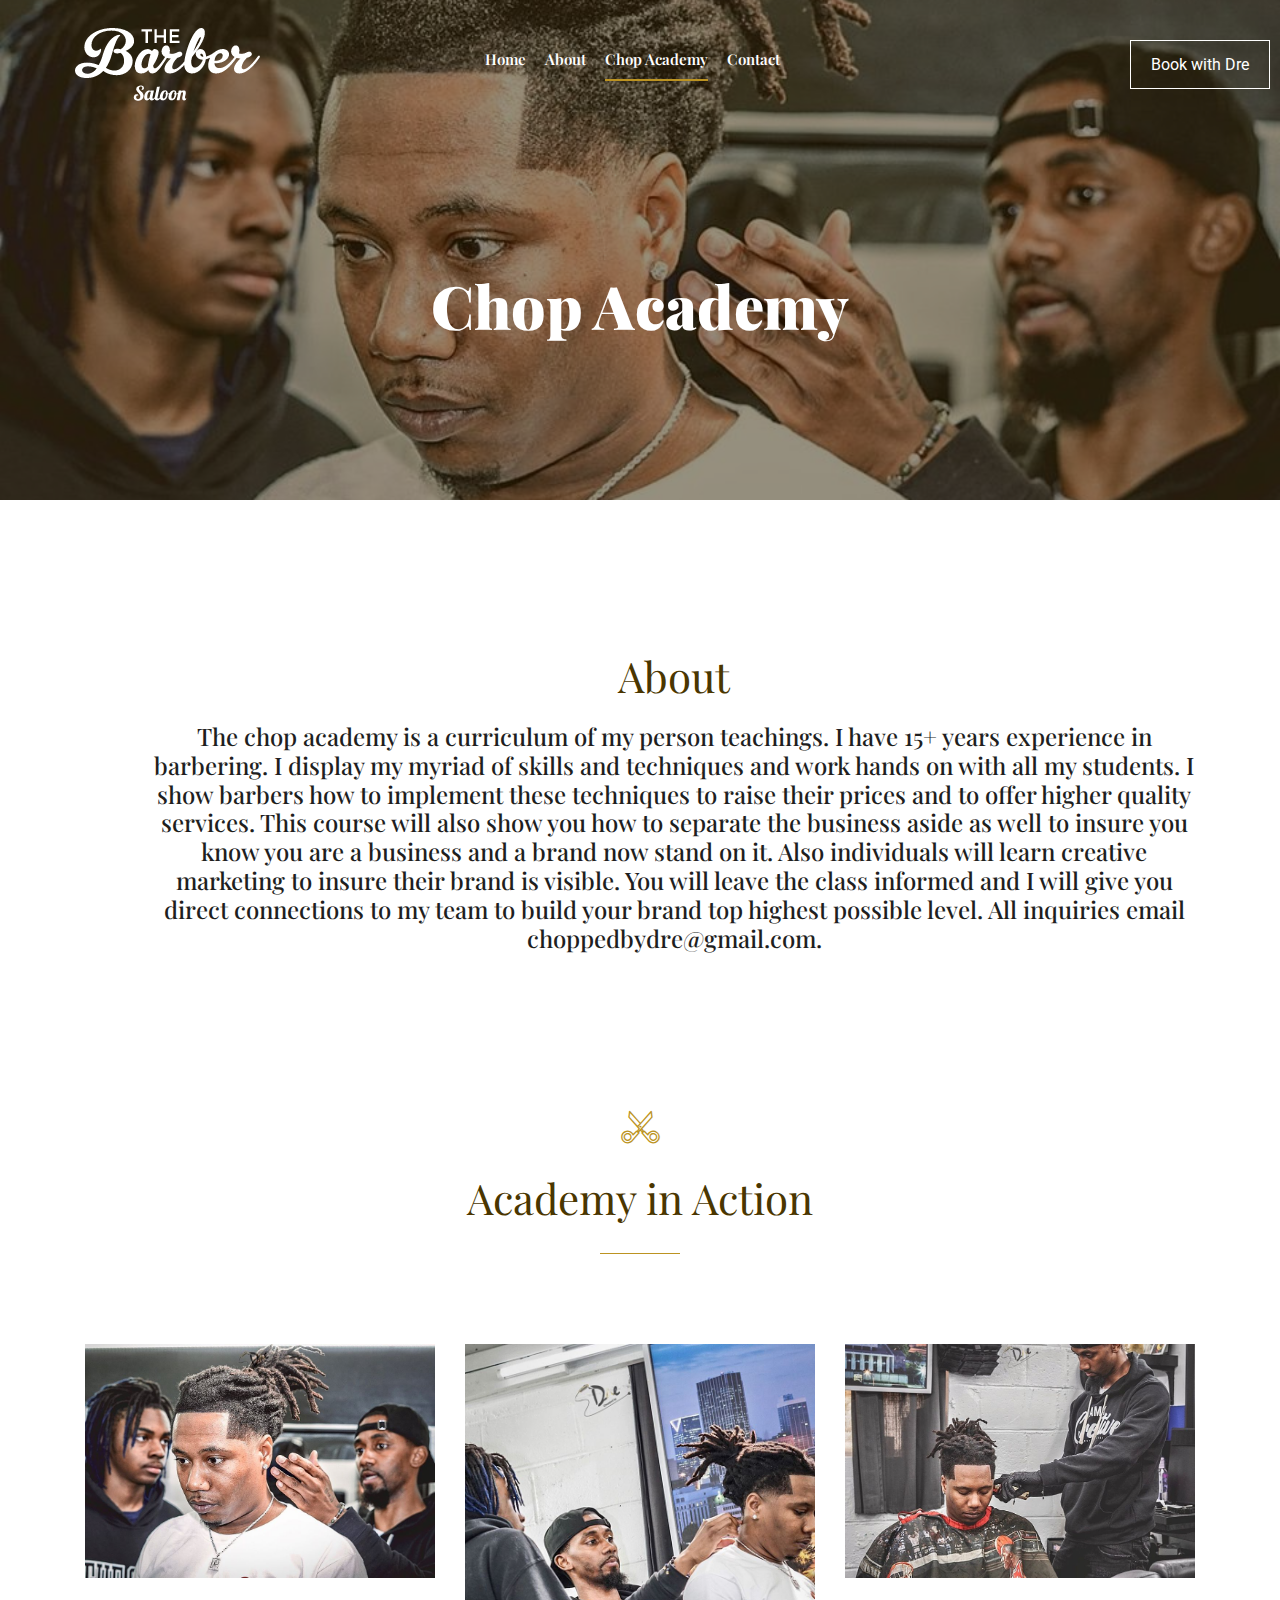
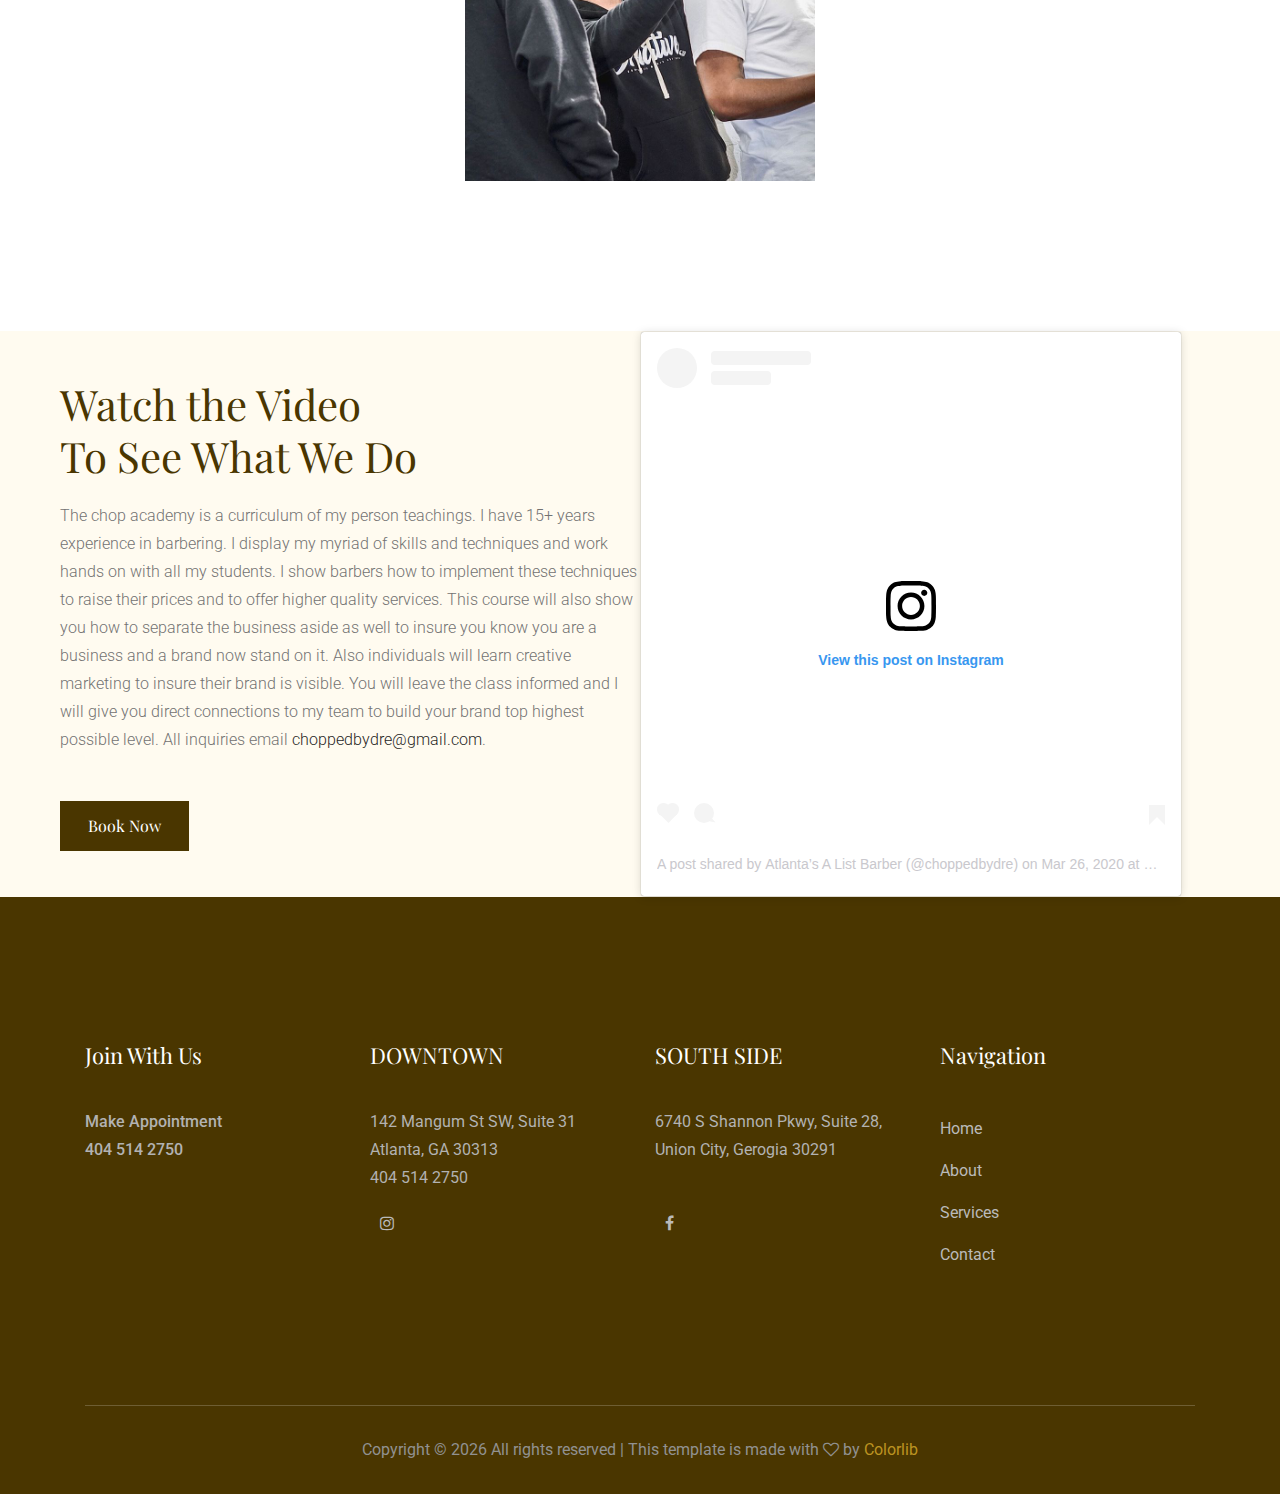
<file: choppedacademy.html>
<head>
    <meta charset="utf-8">
    <meta http-equiv="x-ua-compatible" content="ie=edge">
    <title>Chop Academy</title>
    <meta name="description" content="">
    <meta name="viewport" content="width=device-width, initial-scale=1">

    <!-- <link rel="manifest" href="site.webmanifest"> -->
    <link rel="shortcut icon" type="image/x-icon" href="img/favicon.png">
    <!-- Place favicon.ico in the root directory -->

    <!-- CSS here -->
    <link rel="stylesheet" href="css/bootstrap.min.css">
    <link rel="stylesheet" href="css/owl.carousel.min.css">
    <link rel="stylesheet" href="css/magnific-popup.css">
    <link rel="stylesheet" href="css/font-awesome.min.css">
    <link rel="stylesheet" href="css/themify-icons.css">
    <link rel="stylesheet" href="css/nice-select.css">
    <link rel="stylesheet" href="css/flaticon.css">
    <link rel="stylesheet" href="css/gijgo.css">
    <link rel="stylesheet" href="css/animate.css">
    <link rel="stylesheet" href="css/slicknav.css">
    <link rel="stylesheet" href="css/style.css">
    <!-- <link rel="stylesheet" href="css/responsive.css"> -->
</head>

<body>
    <!--[if lte IE 9]>
            <p class="browserupgrade">You are using an <strong>outdated</strong> browser. Please <a href="https://browsehappy.com/">upgrade your browser</a> to improve your experience and security.</p>
        <![endif]-->

    <!-- header-start -->
    <header>
        <div class="header-area ">
            <div id="sticky-header" class="main-header-area">
                <div class="container-fluid p-0">
                    <div class="row align-items-center no-gutters">
                        <div class="col-xl-3 col-lg-3">
                            <div class="logo-img">
                                <a href="index.html">
                                    <img src="img/logo.png" alt="">
                                </a>
                            </div>
                        </div>
                        <div class="col-xl-6 col-lg-6">
                            <div class="main-menu  d-none d-lg-block">
                                <nav>
                                    <ul id="navigation">
                                        <li><a href="index.html">home</a></li>
                                        <li><a href="about.html">About</a></li>
                                        <!-- <li><a href="service.html">service</a></li> -->
                                        <li><a class="active" href="choppedacademy.html">Chop Academy</a>

                                        </li>
                                        <li><a href="contact.html">Contact</a></li>
                                    </ul>
                                </nav>
                            </div>
                        </div>
                        <div class="col-xl-3 col-lg-3 d-none d-lg-block">
                            <div class="book_room">
                                <div class="book_btn d-none d-lg-block">
                                    <a target="_blank" href="https://www.styleseat.com/m/v/choppedbydre">Book with Dre</a>
                                </div>
                            </div>
                        </div>
                        <div class="col-12">
                            <div class="mobile_menu d-block d-lg-none"></div>
                        </div>
                    </div>
                </div>
            </div>
        </div>
    </header>
    <!-- header-end -->

    <!-- bradcam_area_start -->
    <div class="bradcam_area breadcam_bg overlay2">
        <h3>Chop Academy</h3>
    </div>
    <!-- bradcam_area_end -->

    <!-- about_area_start -->
    <div class="about_area">
        <div class="container">
            <div class="row align-items-center">
                <!-- <div class="col-xl-6 col-lg-6">
                    <div class="about_thumb">
                        <img src="img/about/about_lft.png" alt="">
                        <div class="opening_hour text-center">
                            <i class="flaticon-clock"></i>
                            <h3>Opening Hour</h3>
                            <p>Mon-Fri (9.00-11.00) <br>
                                Sat (10.00-4.00)</p>
                        </div>
                    </div>
                </div> -->
                <div class="col-xl-12 col-lg-12">
                    <div class="about_info">
                        <div class="section_title mb-20px">
                            <!-- <span>About Us</span> -->
                            <h3 class='text-center'>About</h3>
                        </div>
                        <h3 class='text-center'>The chop academy is a curriculum of my person teachings. I have 15+ years experience in barbering. I display my myriad
                        of skills and techniques and work hands on with all my students. I show barbers how to implement these techniques to
                        raise their prices and to offer higher quality services. This course will also show you how to separate the business
                        aside as well to insure you know you are a business and a brand now stand on it. Also individuals will learn creative
                        marketing to insure their brand is visible. You will leave the class informed and I will give you direct connections to
                        my team to build your brand top highest possible level. All inquiries email <a href="mailto:choppedbydre@gmail.com">choppedbydre@gmail.com</a>.</h3>
                        <!-- <a href="#" class="boxed-btn3">Learn More</a> -->
                    </div>
                </div>
            </div>
        </div>
    </div>
    <!-- about_area_end -->

    <!-- gallery_area_start -->
    <div class="gallery_area minus-padding">
        <div class="container">
            <div class="row">
                <div class="col-xl-12">
                    <div class="section_title2 text-center mb-90">
                        <i class="flaticon-scissors"></i>
                        <h3>Academy in Action</h3>
                    </div>
                </div>
            </div>
            <div class="row">
                <div class="col-xl-12">
                    <div class="gallery_active owl-carousel">
                        <div class="single_gallery">
                            <div class="thumb">
                                <img src="img/banner/banner3.jpeg" alt="">
                                <div class="image_hover">
                                    <a class="popup-image" href="img/banner/banner3.jpeg">
                                        <i class="ti-plus"></i>
                                    </a>
                                </div>
                            </div>
                        </div>
                        <div class="single_gallery">
                            <div class="thumb">
                                <img src="img/banner/chopacademy.jpeg" alt="">
                                <div class="image_hover">
                                    <a class="popup-image" href="img/banner/chopacademy.jpeg">
                                        <i class="ti-plus"></i>
                                    </a>
                                </div>
                            </div>
                        </div>
                        <div class="single_gallery">
                            <div class="thumb">
                                <img src="img/banner/chopacademy2.jpeg" alt="">
                                <div class="image_hover">
                                    <a class="popup-image" href="img/banner/chopacademy2.jpeg">
                                        <i class="ti-plus"></i>
                                    </a>
                                </div>
                            </div>
                        </div>
                        <!-- <div class="single_gallery">
                            <div class="thumb">
                                <img src="img/gallery/1.png" alt="">
                                <div class="image_hover">
                                    <a class="popup-image" href="img/gallery/1.png">
                                        <i class="ti-plus"></i>
                                    </a>
                                </div>
                            </div>
                        </div>
                        <div class="single_gallery">
                            <div class="thumb">
                                <img src="img/gallery/2.png" alt="">
                                <div class="image_hover">
                                    <a class="popup-image" href="img/gallery/2.png">
                                        <i class="ti-plus"></i>
                                    </a>
                                </div>
                            </div>
                        </div>
                        <div class="single_gallery">
                            <div class="thumb">
                                <img src="img/gallery/3.png" alt="">
                                <div class="image_hover">
                                    <a class="popup-image" href="img/gallery/3.png">
                                        <i class="ti-plus"></i>
                                    </a>
                                </div>
                            </div>
                        </div> -->
                    </div>
                </div>
            </div>
        </div>
    </div>
    <!-- gallery_area_end -->

    <!-- video_area_start -->
    <div class="video_area">
        <div class="container-fluid p-0">
            <div class="row align-items-center no-gutters">
                <div class="col-xl-6 col-lg-6">
                    <div class="video_info">
                        <div class="about_info">
                            <div class="section_title mb-20px">
                                <h3>Watch the Video <br>
                                    To See What We Do</h3>
                            </div>
                            <p>The chop academy is a curriculum of my person teachings. I have 15+ years experience in barbering. I display my myriad
                            of skills and techniques and work hands on with all my students. I show barbers how to implement these techniques to
                            raise their prices and to offer higher quality services. This course will also show you how to separate the business
                            aside as well to insure you know you are a business and a brand now stand on it. Also individuals will learn creative
                            marketing to insure their brand is visible. You will leave the class informed and I will give you direct connections to
                            my team to build your brand top highest possible level. All inquiries email <a href="mailto:choppedbydre@gmail.com">choppedbydre@gmail.com</a>.</p>
                            <a href="https://www.styleseat.com/m/v/choppedbydre" class="boxed-btn3">book now</a>
                        </div>
                    </div>
                </div>
                <div class="col-xl-6 col-lg-6">
                    <!-- <div class="video_thumb">
                        <div class="video_thumb_inner"> -->
                            <!-- <img src="img/blog/dre.jpg" alt="photo of dre">
                            <a href="" class="popup-video"> -->
                                <blockquote class="instagram-media" data-instgrm-captioned
                                    data-instgrm-permalink="https://www.instagram.com/tv/B-ODDRvg6Kt/?utm_source=ig_embed&amp;utm_campaign=loading"
                                    data-instgrm-version="12"
                                    style=" background:#FFF; border:0; border-radius:3px; box-shadow:0 0 1px 0 rgba(0,0,0,0.5),0 1px 10px 0 rgba(0,0,0,0.15); margin: 1px; max-width:540px; min-width:326px; padding:0; width:99.375%; width:-webkit-calc(100% - 2px); width:calc(100% - 2px);">
                                    <div style="padding:16px;"> <a
                                            href="https://www.instagram.com/tv/B-ODDRvg6Kt/?utm_source=ig_embed&amp;utm_campaign=loading"
                                            style=" background:#FFFFFF; line-height:0; padding:0 0; text-align:center; text-decoration:none; width:100%;"
                                            target="_blank">
                                            <div style=" display: flex; flex-direction: row; align-items: center;">
                                                <div
                                                    style="background-color: #F4F4F4; border-radius: 50%; flex-grow: 0; height: 40px; margin-right: 14px; width: 40px;">
                                                </div>
                                                <div style="display: flex; flex-direction: column; flex-grow: 1; justify-content: center;">
                                                    <div
                                                        style=" background-color: #F4F4F4; border-radius: 4px; flex-grow: 0; height: 14px; margin-bottom: 6px; width: 100px;">
                                                    </div>
                                                    <div
                                                        style=" background-color: #F4F4F4; border-radius: 4px; flex-grow: 0; height: 14px; width: 60px;">
                                                    </div>
                                                </div>
                                            </div>
                                            <div style="padding: 19% 0;"></div>
                                            <div style="display:block; height:50px; margin:0 auto 12px; width:50px;"><svg width="50px" height="50px"
                                                    viewBox="0 0 60 60" version="1.1" xmlns="https://www.w3.org/2000/svg"
                                                    xmlns:xlink="https://www.w3.org/1999/xlink">
                                                    <g stroke="none" stroke-width="1" fill="none" fill-rule="evenodd">
                                                        <g transform="translate(-511.000000, -20.000000)" fill="#000000">
                                                            <g>
                                                                <path
                                                                    d="M556.869,30.41 C554.814,30.41 553.148,32.076 553.148,34.131 C553.148,36.186 554.814,37.852 556.869,37.852 C558.924,37.852 560.59,36.186 560.59,34.131 C560.59,32.076 558.924,30.41 556.869,30.41 M541,60.657 C535.114,60.657 530.342,55.887 530.342,50 C530.342,44.114 535.114,39.342 541,39.342 C546.887,39.342 551.658,44.114 551.658,50 C551.658,55.887 546.887,60.657 541,60.657 M541,33.886 C532.1,33.886 524.886,41.1 524.886,50 C524.886,58.899 532.1,66.113 541,66.113 C549.9,66.113 557.115,58.899 557.115,50 C557.115,41.1 549.9,33.886 541,33.886 M565.378,62.101 C565.244,65.022 564.756,66.606 564.346,67.663 C563.803,69.06 563.154,70.057 562.106,71.106 C561.058,72.155 560.06,72.803 558.662,73.347 C557.607,73.757 556.021,74.244 553.102,74.378 C549.944,74.521 548.997,74.552 541,74.552 C533.003,74.552 532.056,74.521 528.898,74.378 C525.979,74.244 524.393,73.757 523.338,73.347 C521.94,72.803 520.942,72.155 519.894,71.106 C518.846,70.057 518.197,69.06 517.654,67.663 C517.244,66.606 516.755,65.022 516.623,62.101 C516.479,58.943 516.448,57.996 516.448,50 C516.448,42.003 516.479,41.056 516.623,37.899 C516.755,34.978 517.244,33.391 517.654,32.338 C518.197,30.938 518.846,29.942 519.894,28.894 C520.942,27.846 521.94,27.196 523.338,26.654 C524.393,26.244 525.979,25.756 528.898,25.623 C532.057,25.479 533.004,25.448 541,25.448 C548.997,25.448 549.943,25.479 553.102,25.623 C556.021,25.756 557.607,26.244 558.662,26.654 C560.06,27.196 561.058,27.846 562.106,28.894 C563.154,29.942 563.803,30.938 564.346,32.338 C564.756,33.391 565.244,34.978 565.378,37.899 C565.522,41.056 565.552,42.003 565.552,50 C565.552,57.996 565.522,58.943 565.378,62.101 M570.82,37.631 C570.674,34.438 570.167,32.258 569.425,30.349 C568.659,28.377 567.633,26.702 565.965,25.035 C564.297,23.368 562.623,22.342 560.652,21.575 C558.743,20.834 556.562,20.326 553.369,20.18 C550.169,20.033 549.148,20 541,20 C532.853,20 531.831,20.033 528.631,20.18 C525.438,20.326 523.257,20.834 521.349,21.575 C519.376,22.342 517.703,23.368 516.035,25.035 C514.368,26.702 513.342,28.377 512.574,30.349 C511.834,32.258 511.326,34.438 511.181,37.631 C511.035,40.831 511,41.851 511,50 C511,58.147 511.035,59.17 511.181,62.369 C511.326,65.562 511.834,67.743 512.574,69.651 C513.342,71.625 514.368,73.296 516.035,74.965 C517.703,76.634 519.376,77.658 521.349,78.425 C523.257,79.167 525.438,79.673 528.631,79.82 C531.831,79.965 532.853,80.001 541,80.001 C549.148,80.001 550.169,79.965 553.369,79.82 C556.562,79.673 558.743,79.167 560.652,78.425 C562.623,77.658 564.297,76.634 565.965,74.965 C567.633,73.296 568.659,71.625 569.425,69.651 C570.167,67.743 570.674,65.562 570.82,62.369 C570.966,59.17 571,58.147 571,50 C571,41.851 570.966,40.831 570.82,37.631">
                                                                </path>
                                                            </g>
                                                        </g>
                                                    </g>
                                                </svg></div>
                                            <div style="padding-top: 8px;">
                                                <div
                                                    style=" color:#3897f0; font-family:Arial,sans-serif; font-size:14px; font-style:normal; font-weight:550; line-height:18px;">
                                                    View this post on Instagram</div>
                                            </div>
                                            <div style="padding: 12.5% 0;"></div>
                                            <div style="display: flex; flex-direction: row; margin-bottom: 14px; align-items: center;">
                                                <div>
                                                    <div
                                                        style="background-color: #F4F4F4; border-radius: 50%; height: 12.5px; width: 12.5px; transform: translateX(0px) translateY(7px);">
                                                    </div>
                                                    <div
                                                        style="background-color: #F4F4F4; height: 12.5px; transform: rotate(-45deg) translateX(3px) translateY(1px); width: 12.5px; flex-grow: 0; margin-right: 14px; margin-left: 2px;">
                                                    </div>
                                                    <div
                                                        style="background-color: #F4F4F4; border-radius: 50%; height: 12.5px; width: 12.5px; transform: translateX(9px) translateY(-18px);">
                                                    </div>
                                                </div>
                                                <div style="margin-left: 8px;">
                                                    <div
                                                        style=" background-color: #F4F4F4; border-radius: 50%; flex-grow: 0; height: 20px; width: 20px;">
                                                    </div>
                                                    <div
                                                        style=" width: 0; height: 0; border-top: 2px solid transparent; border-left: 6px solid #f4f4f4; border-bottom: 2px solid transparent; transform: translateX(16px) translateY(-4px) rotate(30deg)">
                                                    </div>
                                                </div>
                                                <div style="margin-left: auto;">
                                                    <div
                                                        style=" width: 0px; border-top: 8px solid #F4F4F4; border-right: 8px solid transparent; transform: translateY(16px);">
                                                    </div>
                                                    <div
                                                        style=" background-color: #F4F4F4; flex-grow: 0; height: 12px; width: 16px; transform: translateY(-4px);">
                                                    </div>
                                                    <div
                                                        style=" width: 0; height: 0; border-top: 8px solid #F4F4F4; border-left: 8px solid transparent; transform: translateY(-4px) translateX(8px);">
                                                    </div>
                                                </div>
                                            </div>
                                        </a>
                                        <p style=" margin:8px 0 0 0; padding:0 4px;"> <a
                                                href="https://www.instagram.com/tv/B-ODDRvg6Kt/?utm_source=ig_embed&amp;utm_campaign=loading"
                                                style=" color:#000; font-family:Arial,sans-serif; font-size:14px; font-style:normal; font-weight:normal; line-height:17px; text-decoration:none; word-wrap:break-word;"
                                                target="_blank"></a></p>
                                        <p
                                            style=" color:#c9c8cd; font-family:Arial,sans-serif; font-size:14px; line-height:17px; margin-bottom:0; margin-top:8px; overflow:hidden; padding:8px 0 7px; text-align:center; text-overflow:ellipsis; white-space:nowrap;">
                                            A post shared by <a
                                                href="https://www.instagram.com/choppedbydre/?utm_source=ig_embed&amp;utm_campaign=loading"
                                                style=" color:#c9c8cd; font-family:Arial,sans-serif; font-size:14px; font-style:normal; font-weight:normal; line-height:17px;"
                                                target="_blank"> Atlanta’s A List Barber</a> (@choppedbydre) on <time
                                                style=" font-family:Arial,sans-serif; font-size:14px; line-height:17px;"
                                                datetime="2020-03-27T02:10:41+00:00">Mar 26, 2020 at 7:10pm PDT</time></p>
                                    </div>
                                </blockquote>
                                <script async src="//www.instagram.com/embed.js"></script>
                            <!-- </a> -->
                        <!-- </div>
                    </div> -->
                </div>
            </div>
        </div>
    </div>
    <!-- video_area_end -->

    <!-- cutter_muster_start -->
    <!-- <div class="cutter_muster">
        <div class="container">
            <div class="row">
                <div class="col-xl-12">
                    <div class="section_title2 text-center mb-90">
                        <i class="flaticon-scissors"></i>
                        <h3>Our Cutter Masters</h3>
                    </div>
                </div>
            </div>
            <div class="row">
                <div class="col-xl-3 col-md-6 col-lg-3">
                    <div class="single_master">
                        <div class="thumb">
                            <img src="img/team/1.png" alt="">
                            <div class="social_link">
                                <a href="#"><i class="fa fa-envelope"></i></a>
                                <a href="#"><i class="fa fa-twitter"></i></a>
                                <a href="#"><i class="fa fa-linkedin"></i></a>
                            </div>
                        </div>
                        <div class="master_name text-center">
                            <h3>Macau Wilium</h3>
                            <p>Massage Master</p>
                        </div>
                    </div>
                </div>
                <div class="col-xl-3 col-md-6 col-lg-3">
                    <div class="single_master">
                        <div class="thumb">
                            <img src="img/team/2.png" alt="">
                            <div class="social_link">
                                <a href="#"><i class="fa fa-envelope"></i></a>
                                <a href="#"><i class="fa fa-twitter"></i></a>
                                <a href="#"><i class="fa fa-linkedin"></i></a>
                            </div>
                        </div>
                        <div class="master_name text-center">
                            <h3>Dan Jacky</h3>
                            <p>Mens Cut</p>
                        </div>
                    </div>
                </div>
                <div class="col-xl-3 col-md-6 col-lg-3">
                    <div class="single_master">
                        <div class="thumb">
                            <img src="img/team/3.png" alt="">
                            <div class="social_link">
                                <a href="#"><i class="fa fa-envelope"></i></a>
                                <a href="#"><i class="fa fa-twitter"></i></a>
                                <a href="#"><i class="fa fa-linkedin"></i></a>
                            </div>
                        </div>
                        <div class="master_name text-center">
                            <h3>Luka Luka</h3>
                            <p>Mens Cut</p>
                        </div>
                    </div>
                </div>
                <div class="col-xl-3 col-md-6 col-lg-3">
                    <div class="single_master">
                        <div class="thumb">
                            <img src="img/team/4.png" alt="">
                            <div class="social_link">
                                <a href="#"><i class="fa fa-envelope"></i></a>
                                <a href="#"><i class="fa fa-twitter"></i></a>
                                <a href="#"><i class="fa fa-linkedin"></i></a>
                            </div>
                        </div>
                        <div class="master_name text-center">
                            <h3>Rona Dana</h3>
                            <p>Ladies Cut</p>
                        </div>
                    </div>
                </div>
            </div>
        </div>
    </div> -->
    <!-- cutter_muster_end -->

    <!-- find_us_area start -->
    <!-- <div class="find_us_area find_bg_1 ">
        <div class="container">
            <div class="row">
                <div class="col-xl-5 offset-xl-7 col-lg-6 offset-lg-6">
                    <div class="find_info">
                        <h3 class="find_info_title">How to Find Us</h3>
                        <div class="single_find d-flex">
                            <div class="icon">
                                <i class="flaticon-placeholder"></i>
                            </div>
                            <div class="find_text">
                                <h3>Location</h3>
                                <p>142 Mangum St SW, Suite 31 <br> Atlanta, GA 30313</p>
                            </div>
                        </div>
                        <div class="single_find d-flex">
                            <div class="icon">
                                <i class="flaticon-phone-call"></i>
                            </div>
                            <div class="find_text">
                                <h3>Call Us</h3>
                                <p>404 514 2750</p>
                            </div>
                        </div>
                        <div class="single_find d-flex">
                            <div class="icon">
                                <i class="flaticon-paper-plane"></i>
                            </div>
                            <div class="find_text">
                                <h3>Mail Us</h3>
                                <p>contact@barbershop.com</p>
                            </div>
                        </div>
                        <div class="single_find">
                            <div class="book_btn">
                                <a class="popup-with-form" href="https://www.styleseat.com/m/v/choppedbydre">Make an
                                    Appointment</a>
                            </div>
                        </div>

                    </div>
                </div>
            </div>
        </div>
    </div> -->
    <!-- find_us_area_end -->

    <!-- footer -->
    <footer class="footer">
        <div class="footer_top">
            <div class="container">
                <div class="row">
                    <div class="col-xl-3 col-md-6 col-lg-3">
                        <div class="footer_widget">
                            <h3 class="footer_title">
                                Join With Us
                            </h3>
                            <p class="footer_text doanar"> <a class="first"
                                    href="https://www.styleseat.com/m/v/choppedbydre">Make Appointment</a> <br>
                                <a href="#">404 514 2750</a></p>

                        </div>
                    </div>
                    <div class="col-xl-3 col-md-6 col-lg-3">
                        <div class="footer_widget">
                            <h3 class="footer_title">
                                DOWNTOWN
                            </h3>
                            <p class="footer_text">142 Mangum St SW, Suite 31 Atlanta, GA 30313 <br>
                                404 514 2750 <br>
                                <!-- <a class="domain" href="#">contact@nonprofit.com</a></p> -->
                            <div class="socail_links">
                                <ul>
                                    <li>
                                        <a href="https://www.instagram.com/choppedbydre/?hl=en">
                                            <i class="fa fa-instagram"></i>
                                        </a>
                                    </li>
                                </ul>
                            </div>
                        </div>
                    </div>
                    <div class="col-xl-3 col-md-6 col-lg-3">
                        <div class="footer_widget">
                            <h3 class="footer_title">
                                SOUTH SIDE
                            </h3>
                            <p class="footer_text">6740 S Shannon Pkwy, Suite 28, Union City, Gerogia 30291 <br>
                                 <br>
                                <!-- <a class="domain" href="#">contact@nonprofit.com</a></p> -->
                            <div class="socail_links">
                                <ul>
                                    <li>
                                        <a href="https://www.facebook.com/centricbarberlounge/">
                                            <i class="fa fa-facebook"></i>
                                        </a>
                                    </li>
                                </ul>
                            </div>
                        </div>
                    </div>
                    <div class="col-xl-2 col-md-6 col-lg-2">
                        <div class="footer_widget">
                            <h3 class="footer_title">
                                Navigation
                            </h3>
                            <ul>
                                <li><a href="index.html">Home</a></li>
                                <li><a href="about.html">About</a></li>
                                <li><a href="service.html">Services</a></li>
                                <li><a href="contact.html">Contact</a></li>
                            </ul>
                        </div>
                    </div>
                    <!-- <div class="col-xl-4 col-md-6 col-lg-4">
                            <div class="footer_widget">
                                <h3 class="footer_title">
                                    Newsletter
                                </h3>
                                <form action="#" class="newsletter_form">
                                    <input type="text" placeholder="Enter your mail">
                                    <button type="submit">Sign Up</button>
                                </form>
                                <p class="newsletter_text">Subscribe newsletter to get updates</p>
                            </div>
                        </div> -->
                </div>
            </div>
        </div>
        <div class="copy-right_text">
            <div class="container">
                <div class="footer_border"></div>
                <div class="row">
                    <div class="col-xl-12">
                        <p class="copy_right text-center">
                            <!-- Link back to Colorlib can't be removed. Template is licensed under CC BY 3.0. -->
                            Copyright &copy;
                            <script>document.write(new Date().getFullYear());</script> All rights reserved | This
                            template is made with <i class="fa fa-heart-o" aria-hidden="true"></i> by <a
                                href="https://colorlib.com" target="_blank">Colorlib</a>
                            <!-- Link back to Colorlib can't be removed. Template is licensed under CC BY 3.0. -->
                        </p>
                    </div>
                </div>
            </div>
        </div>
    </footer>
    <!-- footer -->
    

    <!-- JS here -->
    <script src="js/vendor/modernizr-3.5.0.min.js"></script>
    <script src="js/vendor/jquery-1.12.4.min.js"></script>
    <script src="js/popper.min.js"></script>
    <script src="js/bootstrap.min.js"></script>
    <script src="js/owl.carousel.min.js"></script>
    <script src="js/isotope.pkgd.min.js"></script>
    <script src="js/ajax-form.js"></script>
    <script src="js/waypoints.min.js"></script>
    <script src="js/jquery.counterup.min.js"></script>
    <script src="js/imagesloaded.pkgd.min.js"></script>
    <script src="js/scrollIt.js"></script>
    <script src="js/jquery.scrollUp.min.js"></script>
    <script src="js/wow.min.js"></script>
    <script src="js/nice-select.min.js"></script>
    <script src="js/jquery.slicknav.min.js"></script>
    <script src="js/jquery.magnific-popup.min.js"></script>
    <script src="js/plugins.js"></script>
    <script src="js/gijgo.min.js"></script>

    <!--contact js-->
    <script src="js/contact.js"></script>
    <script src="js/jquery.ajaxchimp.min.js"></script>
    <script src="js/jquery.form.js"></script>
    <script src="js/jquery.validate.min.js"></script>
    <script src="js/mail-script.js"></script>

    <script src="js/main.js"></script>
    <script>
        $('#datepicker').datepicker({
            iconsLibrary: 'fontawesome',
            disableDaysOfWeek: [0, 0],
            //     icons: {
            //      rightIcon: '<span class="fa fa-caret-down"></span>'
            //  }
        });
        $('#datepicker2').datepicker({
            iconsLibrary: 'fontawesome',
            icons: {
                rightIcon: '<span class="fa fa-caret-down"></span>'
            }

        });
        var timepicker = $('#timepicker').timepicker({
            format: 'HH.MM'
        });
    </script>
</body>

</html>
</file>
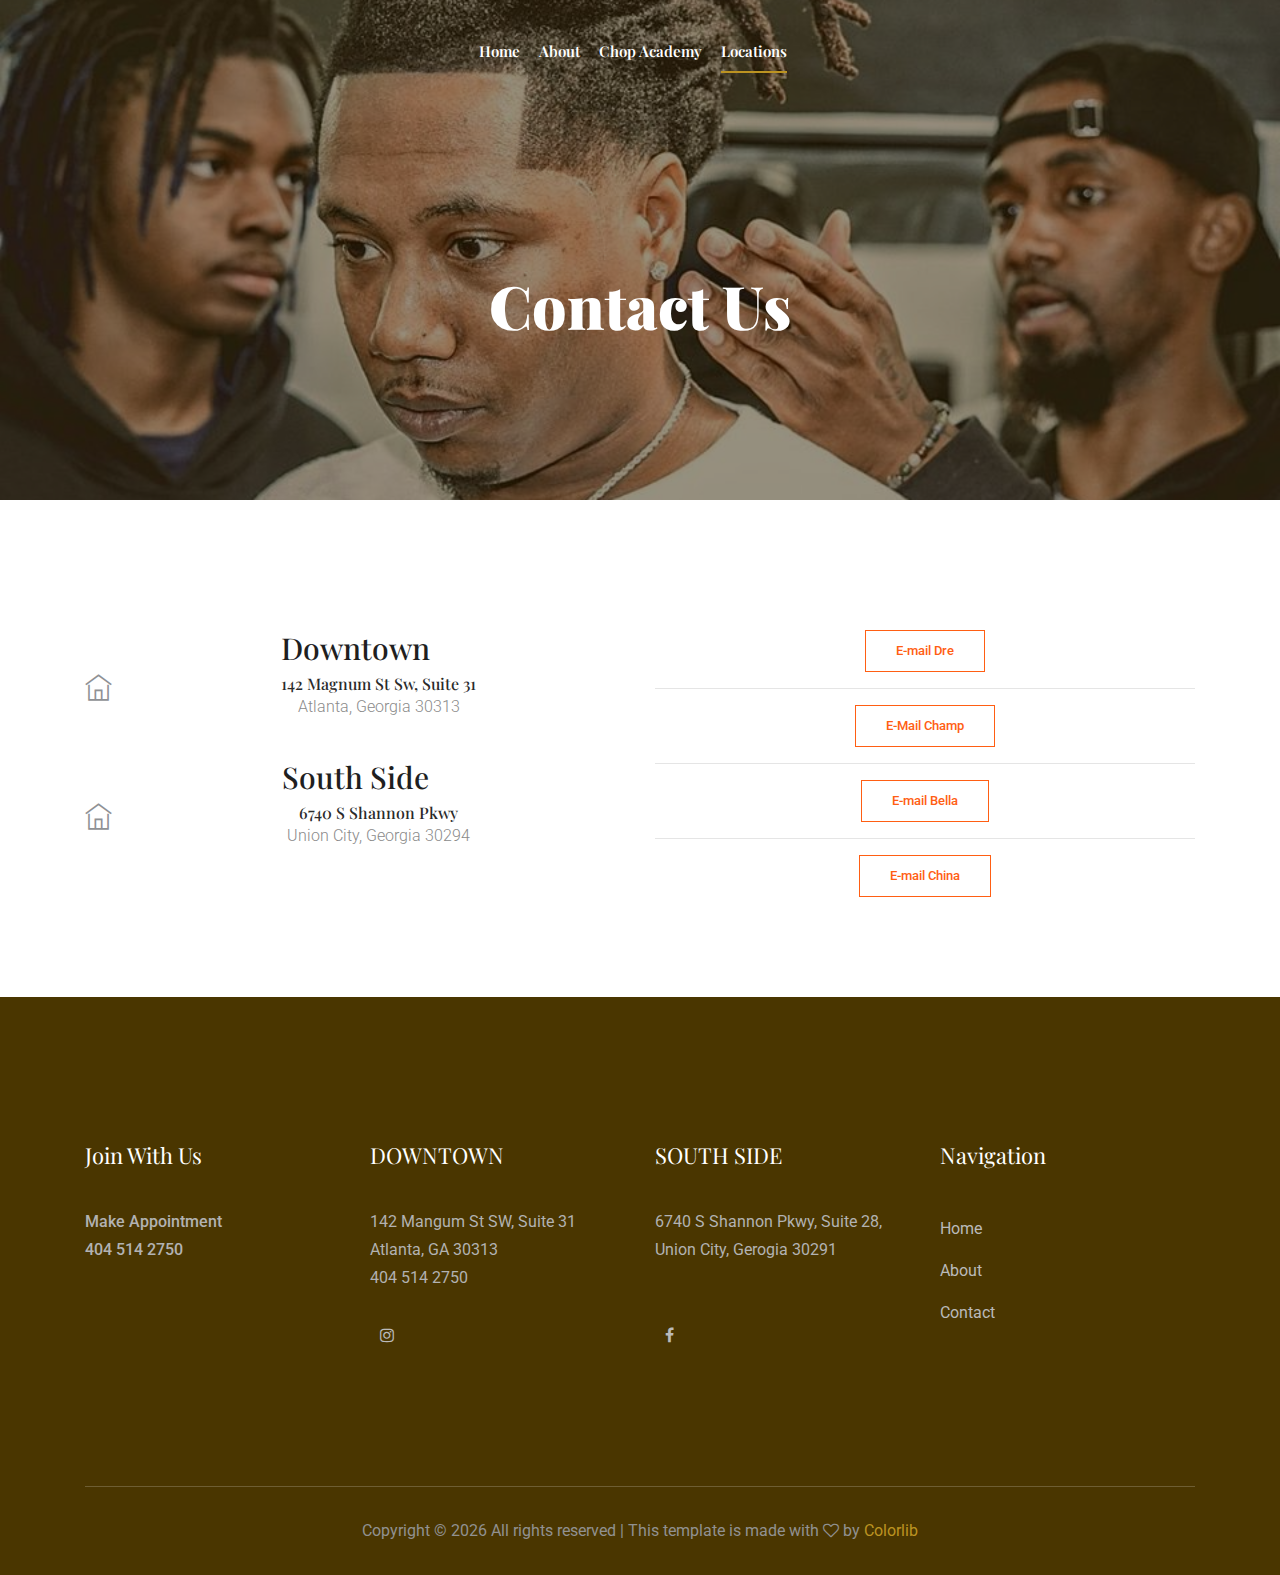
<file: contact.html>
<!doctype html>
<html class="no-js" lang="zxx">

<head>
    <meta charset="utf-8">
    <meta http-equiv="x-ua-compatible" content="ie=edge">
    <title>Centric Barber Lounge</title>
    <meta name="description" content="">
    <meta name="viewport" content="width=device-width, initial-scale=1">

    <!-- <link rel="manifest" href="site.webmanifest"> -->
    <link rel="shortcut icon" type="image/x-icon" href="img/favicon.png">
    <!-- Place favicon.ico in the root directory -->

    <!-- CSS here -->
    <link rel="stylesheet" href="css/bootstrap.min.css">
    <link rel="stylesheet" href="css/owl.carousel.min.css">
    <link rel="stylesheet" href="css/magnific-popup.css">
    <link rel="stylesheet" href="css/font-awesome.min.css">
    <link rel="stylesheet" href="css/themify-icons.css">
    <link rel="stylesheet" href="css/nice-select.css">
    <link rel="stylesheet" href="css/flaticon.css">
    <link rel="stylesheet" href="css/gijgo.css">
    <link rel="stylesheet" href="css/animate.css">
    <link rel="stylesheet" href="css/slicknav.css">
    <link rel="stylesheet" href="css/style.css">
    <!-- <link rel="stylesheet" href="css/responsive.css"> -->
</head>

<body>
    <!--[if lte IE 9]>
            <p class="browserupgrade">You are using an <strong>outdated</strong> browser. Please <a href="https://browsehappy.com/">upgrade your browser</a> to improve your experience and security.</p>
        <![endif]-->

    <!-- header-start -->
    <header>
        <div class="header-area ">
            <div id="sticky-header" class="main-header-area">
                <div class="container-fluid p-0">
                    <div class="row align-items-center no-gutters">
                        <div class="col-xl-3 col-lg-3">
                            <!-- <div class="logo-img">
                                <a href="index.html">
                                    <img src="img/logo.png" alt="">
                                </a>
                            </div> -->
                        </div>
                        <div class="col-xl-6 col-lg-6">
                            <div class="main-menu  d-none d-lg-block">
                                <nav>
                                    <ul id="navigation">
                                        <li><a href="index.html">home</a></li>
                                        <li><a href="about.html">About</a></li>
                                        <!-- <li><a href="service.html">service</a></li> -->
                                        <li><a href="choppedacademy.html">Chop Academy</a>
                                        </li>
                                        <li><a class="active" href="contact.html">Locations</a></li>
                                    </ul>
                                </nav>
                            </div>
                        </div>
                        <div class="col-xl-3 col-lg-3 d-none d-lg-block">
                            <div class="book_room">
                                <!-- <div class="book_btn d-none d-lg-block">
                                        <a target="_blank" href="https://www.styleseat.com/m/v/choppedbydre">Book with Dre</a>
                                    </div> -->
                            </div>
                        </div>
                        <div class="col-12">
                            <div class="mobile_menu d-block d-lg-none"></div>
                        </div>
                    </div>
                </div>
            </div>
        </div>
    </header>
    <!-- header-end -->

    <!-- bradcam_area_start -->
    <div class="bradcam_area breadcam_bg overlay2">
        <h3>contact us</h3>
    </div>
    <!-- bradcam_area_end -->

    <!-- ================ contact section start ================= -->
    <section class="contact-section">
        <div class="container">

            <div class="row">
                <!-- <div class="col-lg-12"> -->
                <!-- <a href='https://www.Styleseat.com/choppedbydre' target='_blank' class="genric-btn primary-border">Book With Dre</a>
                        <a href='http://book.thecut.co/thegroomingchamp' target='_blank' class="genric-btn primary-border">Book With Champ</a>
                        <a href='https://www.Styleseat.com/Bellabeauty' target='_blank' class="genric-btn primary-border">Book With Bella</a> -->

                <div class="col-lg-6">
                    <h2 class='text-center'>Downtown</h2>
                    <div class="media text-center contact-info">
                        <span class="justify-content-center contact-info__icon"><i class="ti-home"></i></span>
                        <div class="media-body">
                            <h3>142 Magnum St Sw, Suite 31</h3>
                            <p>Atlanta, Georgia 30313</p>
                        </div>
                        <!-- </div> -->
                        <!-- <div class="media contact-info">
                            <span class="contact-info__icon"><i class="ti-tablet"></i></span>
                            <div class="media-body">
                                <h3>404 514 2750</h3>
                                <p>Mon to Fri 9am to 6pm</p>
                            </div>
                        </div> -->
                        <!-- <div class="media contact-info">
                            <span class="contact-info__icon"><i class="ti-email"></i></span>
                            <div class="media-body">
                                <h3>support@colorlib.com</h3>
                                <p>Send us your query anytime!</p>
                            </div>
                        </div> -->
                    </div>
                    <!-- <div class="col-lg-6"> -->
                    <h2 class="text-center">South Side</h2>
                    <div class="media text-center contact-info">
                        <span class="contact-info__icon"><i class="ti-home"></i></span>
                        <div class="media-body">
                            <h3>6740 S Shannon Pkwy</h3>
                            <p>Union City, Georgia 30294</p>
                        </div>
                    </div>
                    <!-- <div class="media contact-info">
                            <span class="contact-info__icon"><i class="ti-tablet"></i></span>
                            <div class="media-body">
                                <h3>404 514 2750</h3>
                                <p>Mon to Fri 9am to 6pm</p>
                            </div>
                        </div>
                        <div class="media contact-info">
                            <span class="contact-info__icon"><i class="ti-email"></i></span>
                            <div class="media-body">
                                <h3>support@colorlib.com</h3>
                                <p>Send us your query anytime!</p>
                            </div>
                        </div> -->
                </div>
                <div class='col-lg-6 text-center'>
                    <!-- <div class='row'> -->
                    <a href='mailto:choppedbydre@gmail.com' target='_blank' class="genric-btn primary-border">E-mail
                        Dre</a>
                    <hr>
                    <a href='mailto:melchezthebrand@gmail.com' target='_blank' class="genric-btn primary-border">E-Mail
                        Champ</a>
                    <hr>
                    <a href='mailto:cortiannalynn@gmail.com' target='_blank' class="genric-btn primary-border">E-mail
                        Bella</a>
                    <hr>
                    <a href='mailto:earlenedrane1992@gmail.com' target='_blank' class="genric-btn primary-border">E-mail
                        China</a>
                    <!-- </div> -->
                </div>
            </div>
        </div>
    </section>
    <!-- ================ contact section end ================= -->

    <!-- footer -->
    <footer class="footer">
        <div class="footer_top">
            <div class="container">
                <div class="row">
                    <div class="col-xl-3 col-md-6 col-lg-3">
                        <div class="footer_widget">
                            <h3 class="footer_title">
                                Join With Us
                            </h3>
                            <p class="footer_text doanar"> <a class="first"
                                    href="https://www.styleseat.com/m/v/choppedbydre">Make Appointment</a> <br>
                                <a href="#">404 514 2750</a></p>

                        </div>
                    </div>
                    <div class="col-xl-3 col-md-6 col-lg-3">
                        <div class="footer_widget">
                            <h3 class="footer_title">
                                DOWNTOWN
                            </h3>
                            <p class="footer_text">142 Mangum St SW, Suite 31 Atlanta, GA 30313 <br>
                                404 514 2750 <br>
                                <!-- <a class="domain" href="#">contact@nonprofit.com</a></p> -->
                            <div class="socail_links">
                                <ul>
                                    <li>
                                        <a href="https://www.instagram.com/choppedbydre/?hl=en">
                                            <i class="fa fa-instagram"></i>
                                        </a>
                                    </li>
                                </ul>
                            </div>
                        </div>
                    </div>
                    <div class="col-xl-3 col-md-6 col-lg-3">
                        <div class="footer_widget">
                            <h3 class="footer_title">
                                SOUTH SIDE
                            </h3>
                            <p class="footer_text">6740 S Shannon Pkwy, Suite 28, Union City, Gerogia 30291 <br>
                                <br>
                                <!-- <a class="domain" href="#">contact@nonprofit.com</a></p> -->
                            <div class="socail_links">
                                <ul>
                                    <li>
                                        <a href="https://www.facebook.com/centricbarberlounge/">
                                            <i class="fa fa-facebook"></i>
                                        </a>
                                    </li>
                                </ul>
                            </div>
                        </div>
                    </div>
                    <div class="col-xl-2 col-md-6 col-lg-2">
                        <div class="footer_widget">
                            <h3 class="footer_title">
                                Navigation
                            </h3>
                            <ul>
                                <li><a href="index.html">Home</a></li>
                                <li><a href="about.html">About</a></li>
                                <li><a href="contact.html">Contact</a></li>
                            </ul>
                        </div>
                    </div>
                    <!-- <div class="col-xl-4 col-md-6 col-lg-4">
                                <div class="footer_widget">
                                    <h3 class="footer_title">
                                        Newsletter
                                    </h3>
                                    <form action="#" class="newsletter_form">
                                        <input type="text" placeholder="Enter your mail">
                                        <button type="submit">Sign Up</button>
                                    </form>
                                    <p class="newsletter_text">Subscribe newsletter to get updates</p>
                                </div>
                            </div> -->
                </div>
            </div>
        </div>
        <div class="copy-right_text">
            <div class="container">
                <div class="footer_border"></div>
                <div class="row">
                    <div class="col-xl-12">
                        <p class="copy_right text-center">
                            <!-- Link back to Colorlib can't be removed. Template is licensed under CC BY 3.0. -->
                            Copyright &copy;
                            <script>document.write(new Date().getFullYear());</script> All rights reserved | This
                            template is made with <i class="fa fa-heart-o" aria-hidden="true"></i> by <a
                                href="https://colorlib.com" target="_blank">Colorlib</a>
                            <!-- Link back to Colorlib can't be removed. Template is licensed under CC BY 3.0. -->
                        </p>
                    </div>
                </div>
            </div>
        </div>
    </footer>
    <!-- footer -->


    <!-- JS here -->
    <script src="js/vendor/modernizr-3.5.0.min.js"></script>
    <script src="js/vendor/jquery-1.12.4.min.js"></script>
    <script src="js/popper.min.js"></script>
    <script src="js/bootstrap.min.js"></script>
    <script src="js/owl.carousel.min.js"></script>
    <script src="js/isotope.pkgd.min.js"></script>
    <script src="js/ajax-form.js"></script>
    <script src="js/waypoints.min.js"></script>
    <script src="js/jquery.counterup.min.js"></script>
    <script src="js/imagesloaded.pkgd.min.js"></script>
    <script src="js/scrollIt.js"></script>
    <script src="js/jquery.scrollUp.min.js"></script>
    <script src="js/wow.min.js"></script>
    <script src="js/nice-select.min.js"></script>
    <script src="js/jquery.slicknav.min.js"></script>
    <script src="js/jquery.magnific-popup.min.js"></script>
    <script src="js/plugins.js"></script>
    <script src="js/gijgo.min.js"></script>

    <!--contact js-->
    <script src="js/contact.js"></script>
    <script src="js/jquery.ajaxchimp.min.js"></script>
    <script src="js/jquery.form.js"></script>
    <script src="js/jquery.validate.min.js"></script>
    <script src="js/mail-script.js"></script>

    <script src="js/main.js"></script>
    
</body>

</html>
</file>
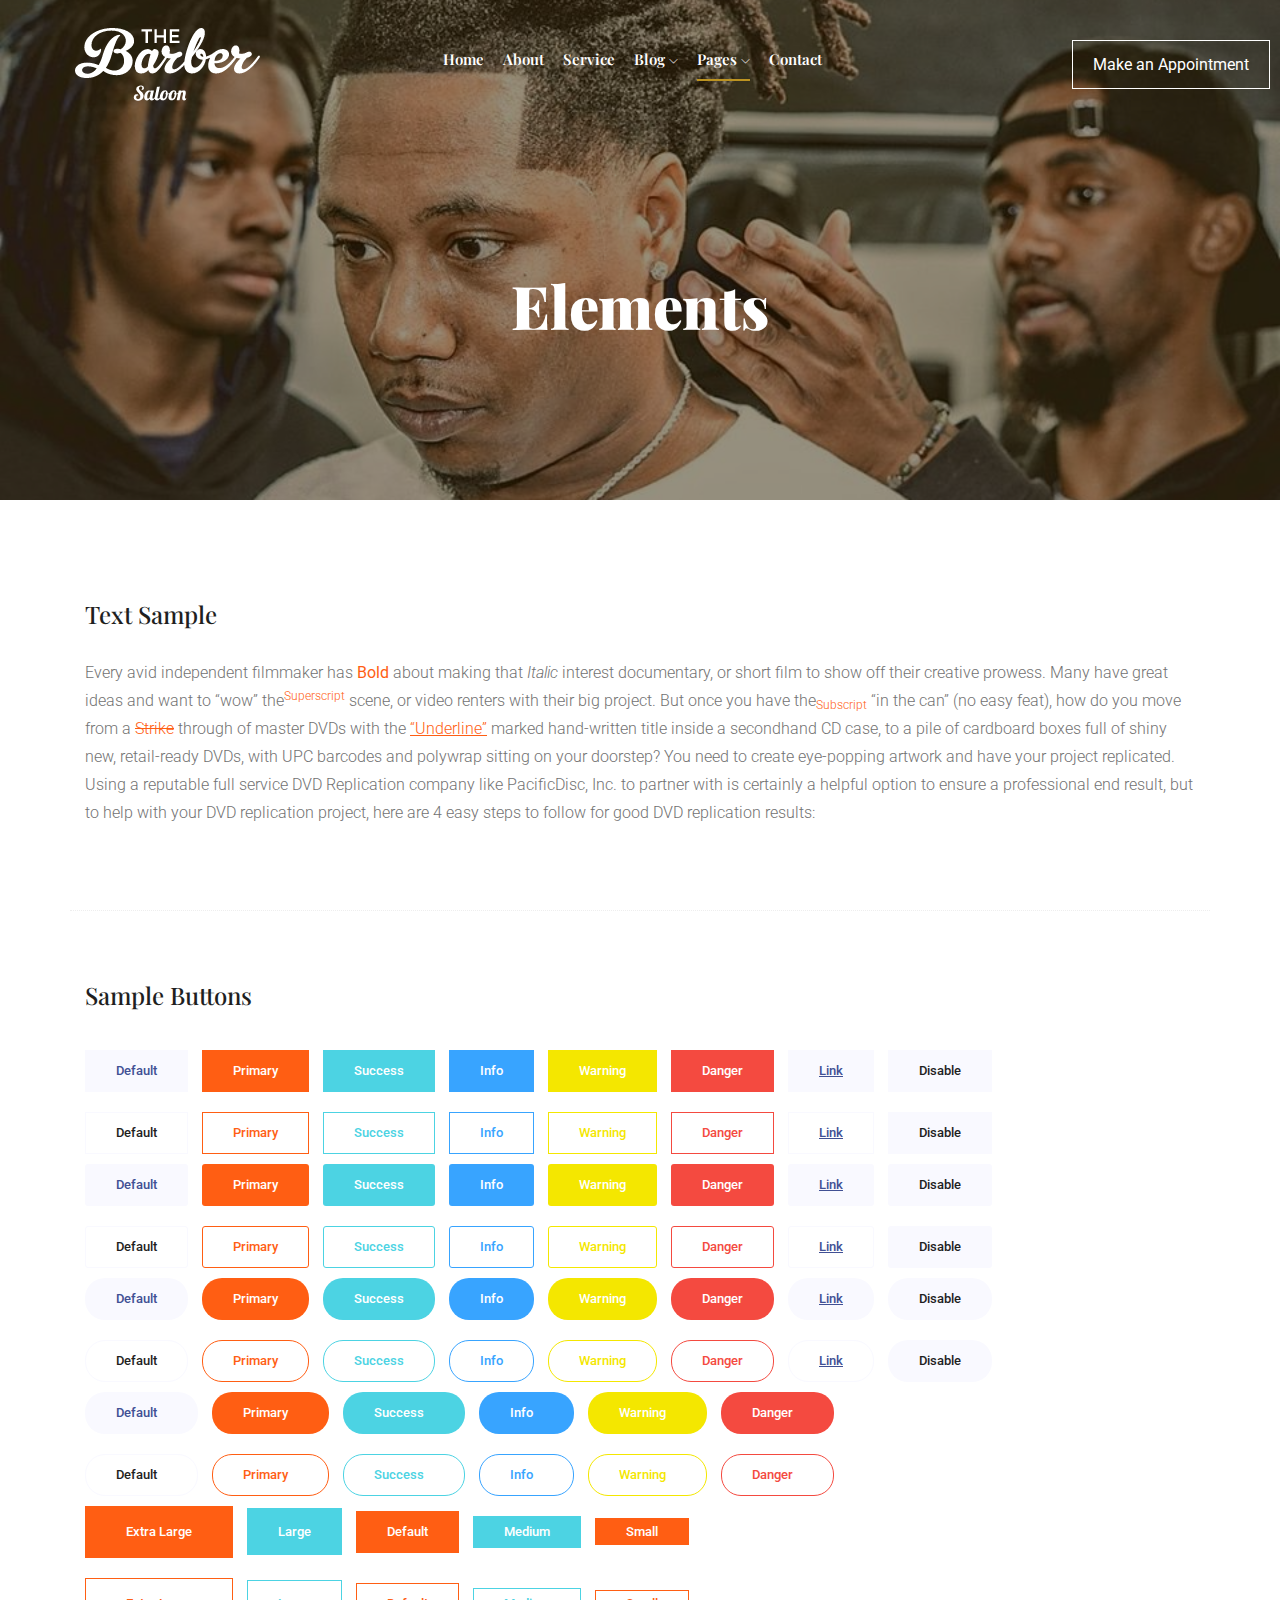
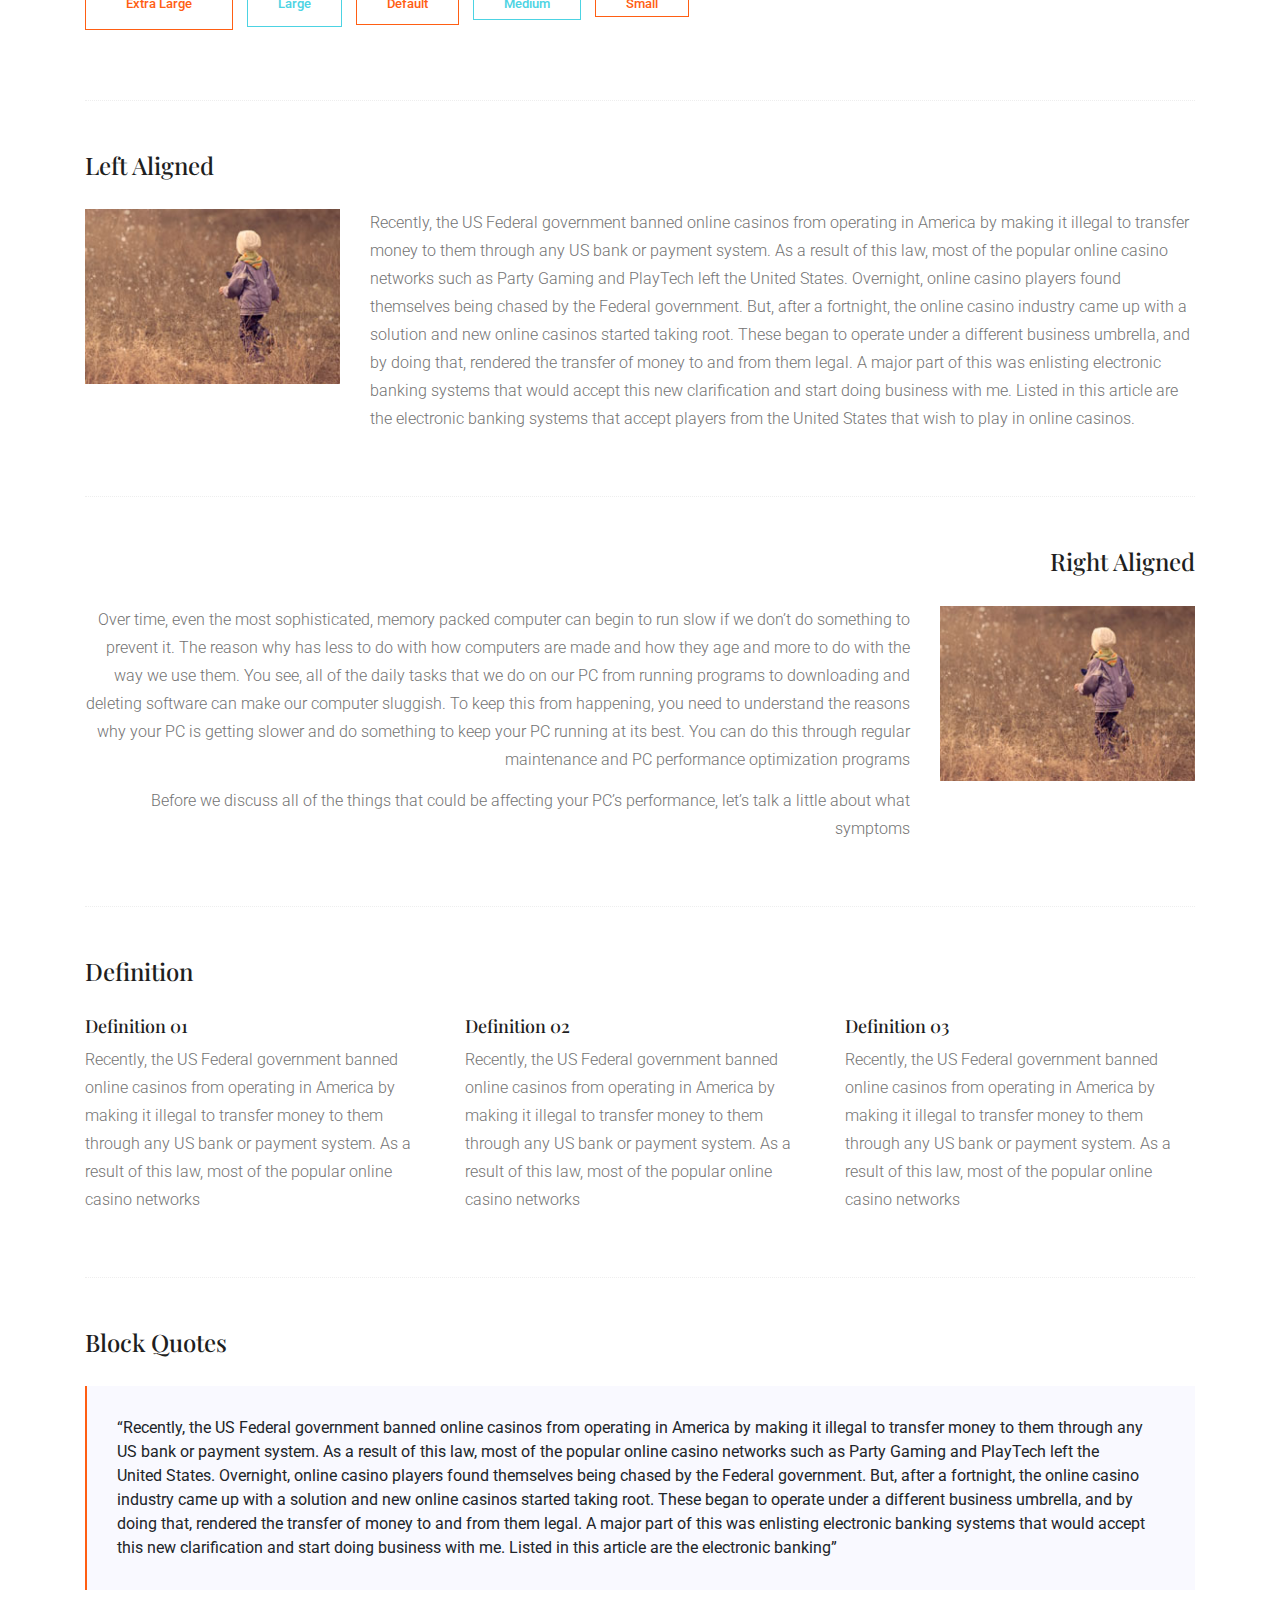
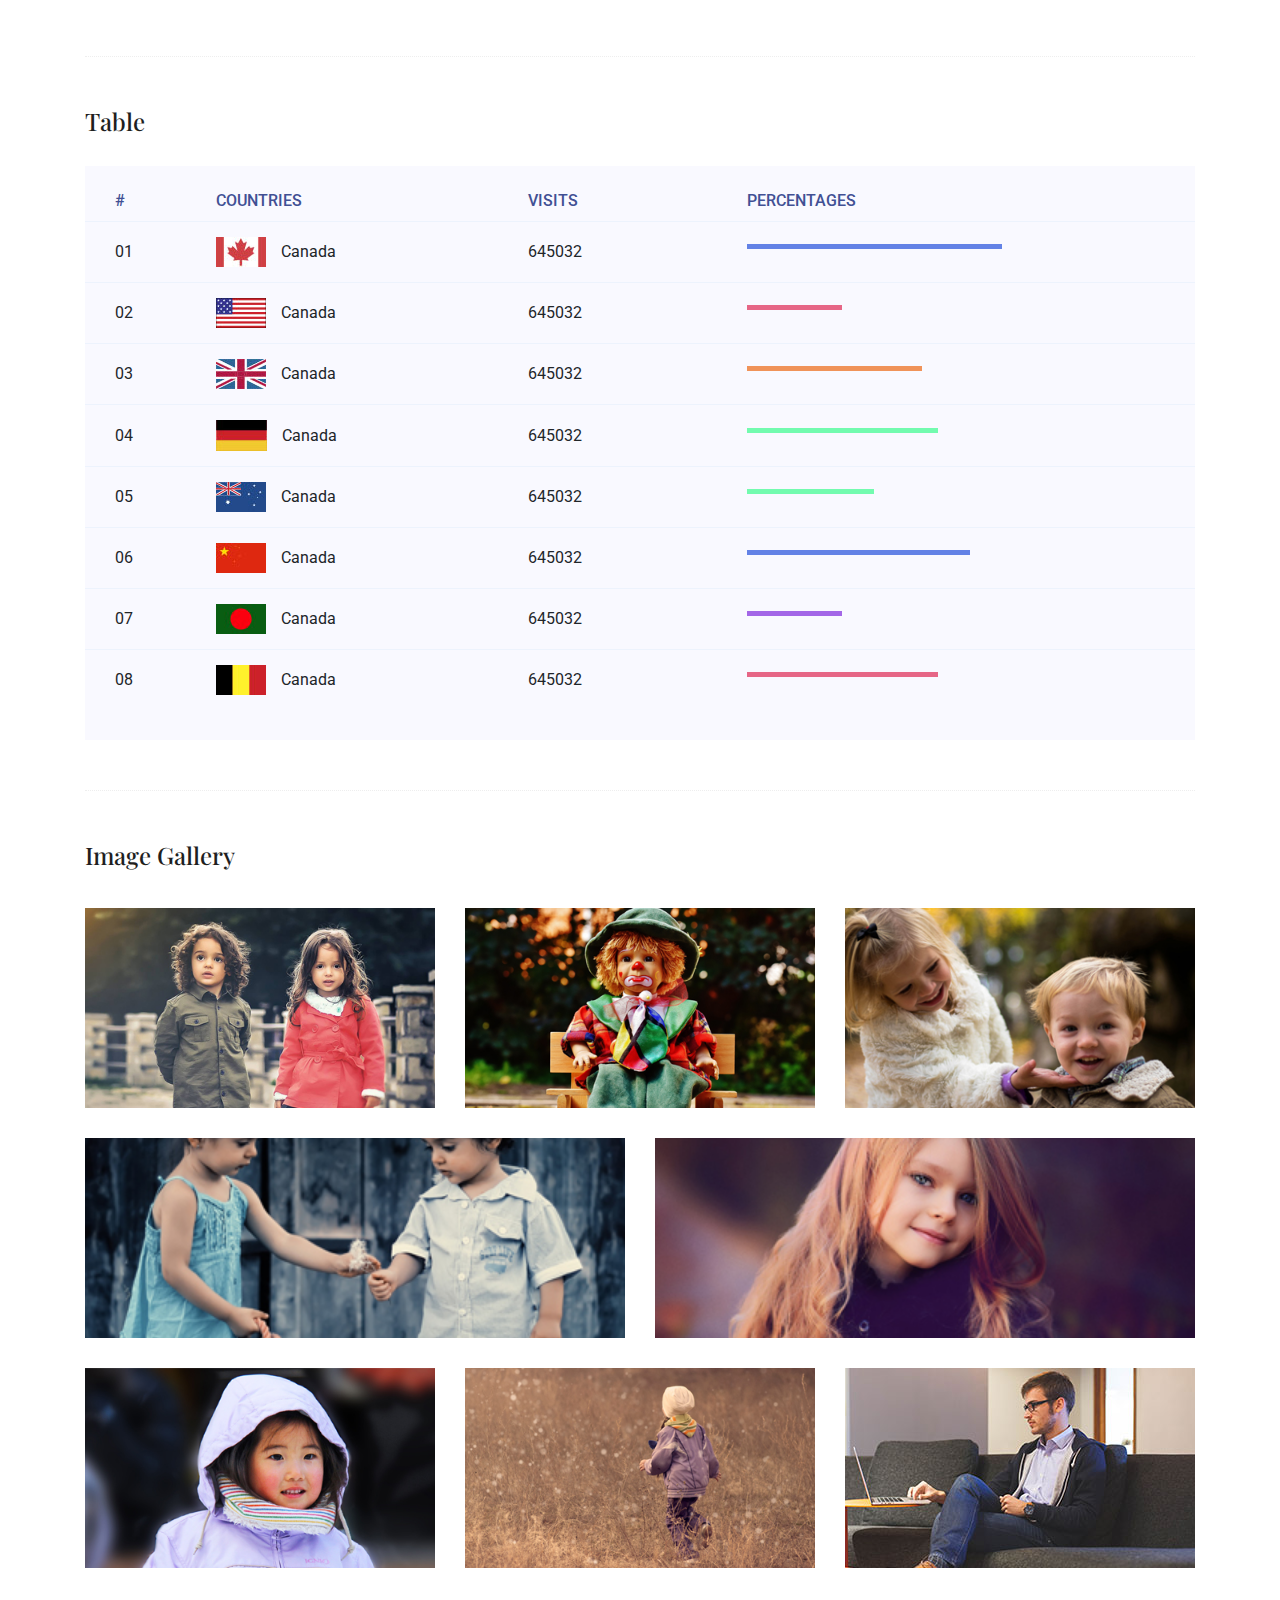
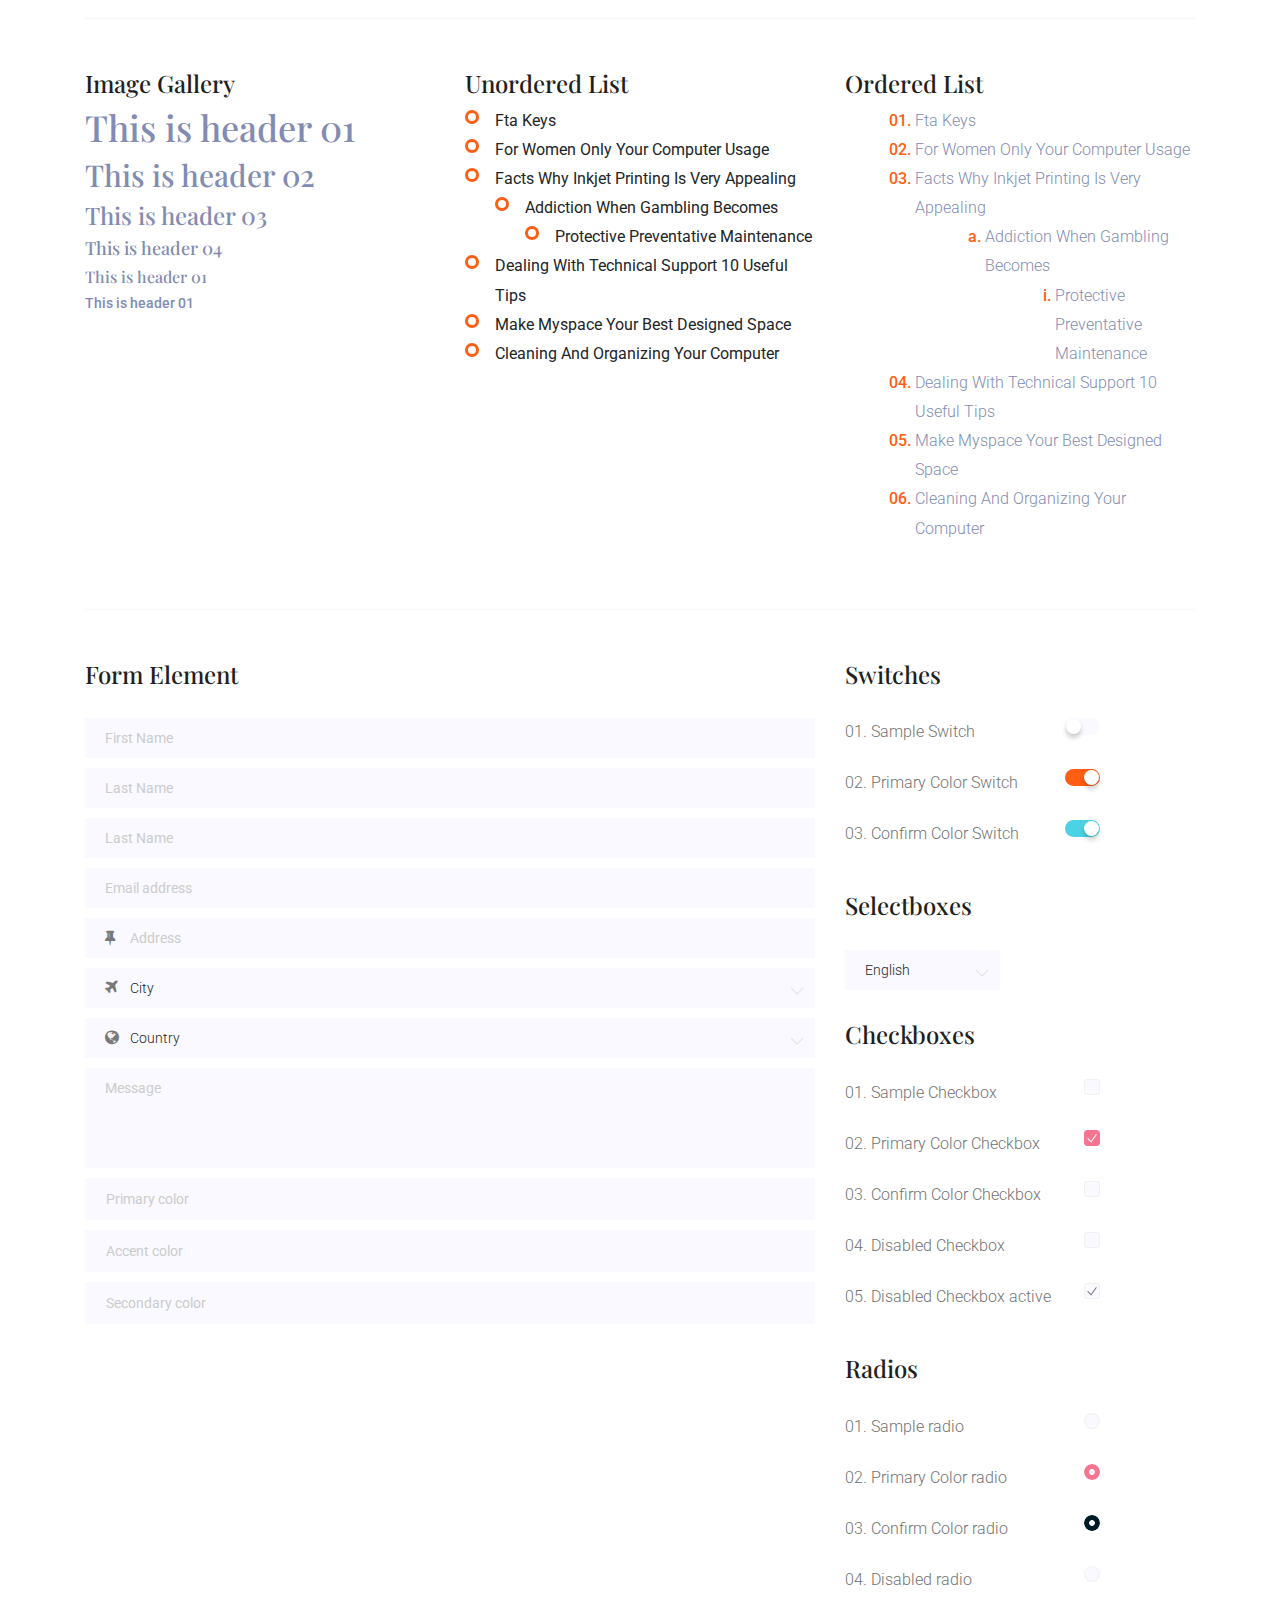
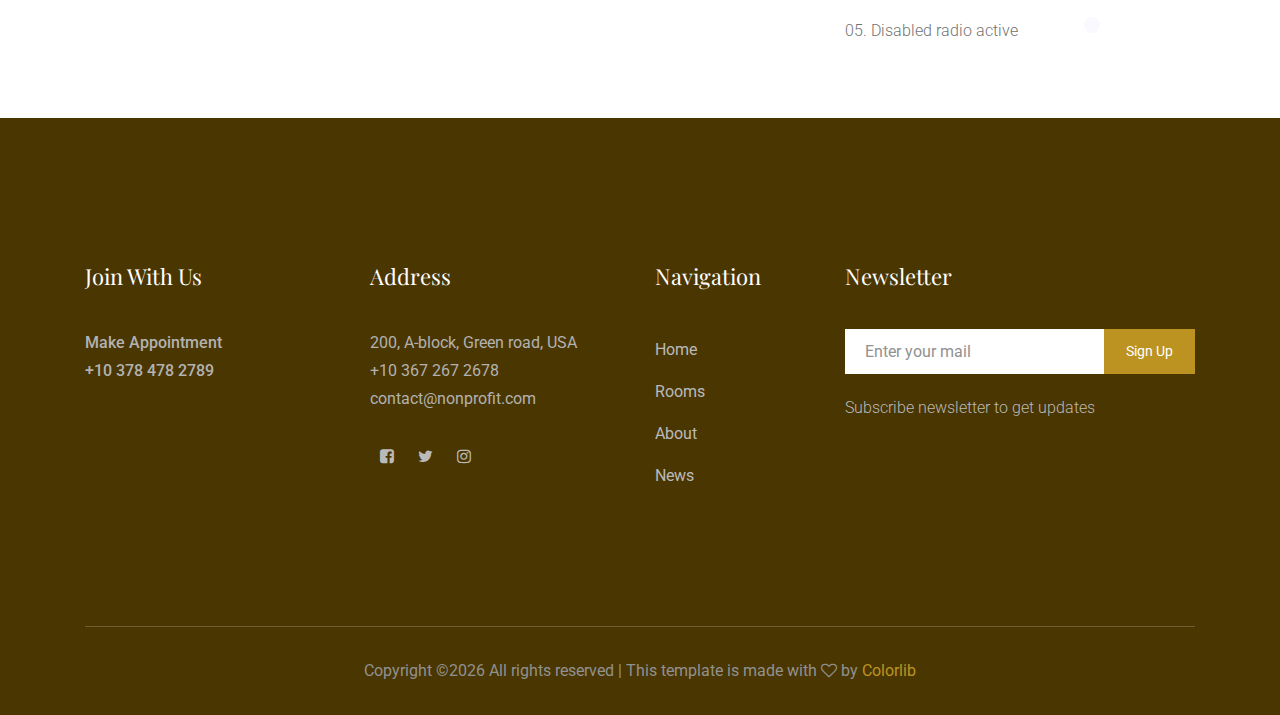
<file: elements.html>
<!doctype html>
<html class="no-js" lang="zxx">

<head>
	<meta charset="utf-8">
	<meta http-equiv="x-ua-compatible" content="ie=edge">
	<title>Barber</title>
	<meta name="description" content="">
	<meta name="viewport" content="width=device-width, initial-scale=1">

	<!-- <link rel="manifest" href="site.webmanifest"> -->
	<link rel="shortcut icon" type="image/x-icon" href="img/favicon.png">
	<!-- Place favicon.ico in the root directory -->

	<!-- CSS here -->
	<link rel="stylesheet" href="css/bootstrap.min.css">
	<link rel="stylesheet" href="css/owl.carousel.min.css">
	<link rel="stylesheet" href="css/magnific-popup.css">
	<link rel="stylesheet" href="css/font-awesome.min.css">
	<link rel="stylesheet" href="css/themify-icons.css">
	<link rel="stylesheet" href="css/nice-select.css">
	<link rel="stylesheet" href="css/flaticon.css">
	<link rel="stylesheet" href="css/gijgo.css">
	<link rel="stylesheet" href="css/animate.css">
	<link rel="stylesheet" href="css/slicknav.css">
	<link rel="stylesheet" href="css/style.css">
	<!-- <link rel="stylesheet" href="css/responsive.css"> -->
</head>

<body>
	<!--[if lte IE 9]>
            <p class="browserupgrade">You are using an <strong>outdated</strong> browser. Please <a href="https://browsehappy.com/">upgrade your browser</a> to improve your experience and security.</p>
        <![endif]-->

    <!-- header-start -->
    <header>
			<div class="header-area ">
				<div id="sticky-header" class="main-header-area">
					<div class="container-fluid p-0">
						<div class="row align-items-center no-gutters">
								<div class="col-xl-3 col-lg-3">
									<div class="logo-img">
										<a href="index.html">
											<img src="img/logo.png" alt="">
										</a>
									</div>
								</div>
							<div class="col-xl-6 col-lg-6">
								<div class="main-menu  d-none d-lg-block">
									<nav>
										<ul id="navigation">
											<li><a href="index.html">home</a></li>
											<li><a href="about.html">About</a></li>
											<li><a href="service.html">service</a></li>
											<li><a href="#">blog <i class="ti-angle-down"></i></a>
												<ul class="submenu">
													<li><a href="blog.html">blog</a></li>
													<li><a href="single-blog.html">single-blog</a></li>
												</ul>
											</li>
											<li><a class="active" href="#">pages <i class="ti-angle-down"></i></a>
												<ul class="submenu">
													<li><a href="elements.html">elements</a></li>
												</ul>
											</li>
											<li><a href="contact.html">Contact</a></li>
										</ul>
									</nav>
								</div>
							</div>
							<div class="col-xl-3 col-lg-3 d-none d-lg-block">
								<div class="book_room">
									<div class="book_btn d-none d-lg-block">
										<a class="popup-with-form" href="#test-form">Make an Appointment</a>
									</div>
								</div>
							</div>
							<div class="col-12">
								<div class="mobile_menu d-block d-lg-none"></div>
							</div>
						</div>
					</div>
				</div>
			</div>
		</header>
		<!-- header-end -->
	
		<!-- bradcam_area_start -->
		<div class="bradcam_area breadcam_bg overlay2">
				<h3>Elements</h3>
			</div>
			<!-- bradcam_area_end -->

	<!-- Start Sample Area -->
	<section class="sample-text-area">
		<div class="container box_1170">
			<h3 class="text-heading">Text Sample</h3>
			<p class="sample-text">
				Every avid independent filmmaker has <b>Bold</b> about making that <i>Italic</i> interest documentary,
				or short
				film to show off their creative prowess. Many have great ideas and want to “wow”
				the<sup>Superscript</sup> scene,
				or video renters with their big project. But once you have the<sub>Subscript</sub> “in the can” (no easy
				feat), how
				do you move from a <del>Strike</del> through of master DVDs with the <u>“Underline”</u> marked
				hand-written title
				inside a secondhand CD case, to a pile of cardboard boxes full of shiny new, retail-ready DVDs, with UPC
				barcodes
				and polywrap sitting on your doorstep? You need to create eye-popping artwork and have your project
				replicated.
				Using a reputable full service DVD Replication company like PacificDisc, Inc. to partner with is
				certainly a
				helpful option to ensure a professional end result, but to help with your DVD replication project, here
				are 4 easy
				steps to follow for good DVD replication results:

			</p>
		</div>
	</section>
	<!-- End Sample Area -->

	<!-- Start Button -->
	<section class="button-area">
		<div class="container box_1170 border-top-generic">
			<h3 class="text-heading">Sample Buttons</h3>
			<div class="button-group-area">
				<a href="#" class="genric-btn default">Default</a>
				<a href="#" class="genric-btn primary">Primary</a>
				<a href="#" class="genric-btn success">Success</a>
				<a href="#" class="genric-btn info">Info</a>
				<a href="#" class="genric-btn warning">Warning</a>
				<a href="#" class="genric-btn danger">Danger</a>
				<a href="#" class="genric-btn link">Link</a>
				<a href="#" class="genric-btn disable">Disable</a>
			</div>
			<div class="button-group-area mt-10">
				<a href="#" class="genric-btn default-border">Default</a>
				<a href="#" class="genric-btn primary-border">Primary</a>
				<a href="#" class="genric-btn success-border">Success</a>
				<a href="#" class="genric-btn info-border">Info</a>
				<a href="#" class="genric-btn warning-border">Warning</a>
				<a href="#" class="genric-btn danger-border">Danger</a>
				<a href="#" class="genric-btn link-border">Link</a>
				<a href="#" class="genric-btn disable">Disable</a>
			</div>
			<div class="button-group-area mt-40">
				<a href="#" class="genric-btn default radius">Default</a>
				<a href="#" class="genric-btn primary radius">Primary</a>
				<a href="#" class="genric-btn success radius">Success</a>
				<a href="#" class="genric-btn info radius">Info</a>
				<a href="#" class="genric-btn warning radius">Warning</a>
				<a href="#" class="genric-btn danger radius">Danger</a>
				<a href="#" class="genric-btn link radius">Link</a>
				<a href="#" class="genric-btn disable radius">Disable</a>
			</div>
			<div class="button-group-area mt-10">
				<a href="#" class="genric-btn default-border radius">Default</a>
				<a href="#" class="genric-btn primary-border radius">Primary</a>
				<a href="#" class="genric-btn success-border radius">Success</a>
				<a href="#" class="genric-btn info-border radius">Info</a>
				<a href="#" class="genric-btn warning-border radius">Warning</a>
				<a href="#" class="genric-btn danger-border radius">Danger</a>
				<a href="#" class="genric-btn link-border radius">Link</a>
				<a href="#" class="genric-btn disable radius">Disable</a>
			</div>
			<div class="button-group-area mt-40">
				<a href="#" class="genric-btn default circle">Default</a>
				<a href="#" class="genric-btn primary circle">Primary</a>
				<a href="#" class="genric-btn success circle">Success</a>
				<a href="#" class="genric-btn info circle">Info</a>
				<a href="#" class="genric-btn warning circle">Warning</a>
				<a href="#" class="genric-btn danger circle">Danger</a>
				<a href="#" class="genric-btn link circle">Link</a>
				<a href="#" class="genric-btn disable circle">Disable</a>
			</div>
			<div class="button-group-area mt-10">
				<a href="#" class="genric-btn default-border circle">Default</a>
				<a href="#" class="genric-btn primary-border circle">Primary</a>
				<a href="#" class="genric-btn success-border circle">Success</a>
				<a href="#" class="genric-btn info-border circle">Info</a>
				<a href="#" class="genric-btn warning-border circle">Warning</a>
				<a href="#" class="genric-btn danger-border circle">Danger</a>
				<a href="#" class="genric-btn link-border circle">Link</a>
				<a href="#" class="genric-btn disable circle">Disable</a>
			</div>
			<div class="button-group-area mt-40">
				<a href="#" class="genric-btn default circle arrow">Default<span class="lnr lnr-arrow-right"></span></a>
				<a href="#" class="genric-btn primary circle arrow">Primary<span class="lnr lnr-arrow-right"></span></a>
				<a href="#" class="genric-btn success circle arrow">Success<span class="lnr lnr-arrow-right"></span></a>
				<a href="#" class="genric-btn info circle arrow">Info<span class="lnr lnr-arrow-right"></span></a>
				<a href="#" class="genric-btn warning circle arrow">Warning<span class="lnr lnr-arrow-right"></span></a>
				<a href="#" class="genric-btn danger circle arrow">Danger<span class="lnr lnr-arrow-right"></span></a>
			</div>
			<div class="button-group-area mt-10">
				<a href="#" class="genric-btn default-border circle arrow">Default<span
						class="lnr lnr-arrow-right"></span></a>
				<a href="#" class="genric-btn primary-border circle arrow">Primary<span
						class="lnr lnr-arrow-right"></span></a>
				<a href="#" class="genric-btn success-border circle arrow">Success<span
						class="lnr lnr-arrow-right"></span></a>
				<a href="#" class="genric-btn info-border circle arrow">Info<span
						class="lnr lnr-arrow-right"></span></a>
				<a href="#" class="genric-btn warning-border circle arrow">Warning<span
						class="lnr lnr-arrow-right"></span></a>
				<a href="#" class="genric-btn danger-border circle arrow">Danger<span
						class="lnr lnr-arrow-right"></span></a>
			</div>
			<div class="button-group-area mt-40">
				<a href="#" class="genric-btn primary e-large">Extra Large</a>
				<a href="#" class="genric-btn success large">Large</a>
				<a href="#" class="genric-btn primary">Default</a>
				<a href="#" class="genric-btn success medium">Medium</a>
				<a href="#" class="genric-btn primary small">Small</a>
			</div>
			<div class="button-group-area mt-10">
				<a href="#" class="genric-btn primary-border e-large">Extra Large</a>
				<a href="#" class="genric-btn success-border large">Large</a>
				<a href="#" class="genric-btn primary-border">Default</a>
				<a href="#" class="genric-btn success-border medium">Medium</a>
				<a href="#" class="genric-btn primary-border small">Small</a>
			</div>
		</div>
	</section>
	<!-- End Button -->

	<!-- Start Align Area -->
	<div class="whole-wrap">
		<div class="container box_1170">
			<div class="section-top-border">
				<h3 class="mb-30">Left Aligned</h3>
				<div class="row">
					<div class="col-md-3">
						<img src="img/elements/d.jpg" alt="" class="img-fluid">
					</div>
					<div class="col-md-9 mt-sm-20">
						<p>Recently, the US Federal government banned online casinos from operating in America by making
							it illegal to
							transfer money to them through any US bank or payment system. As a result of this law, most
							of the popular
							online casino networks such as Party Gaming and PlayTech left the United States. Overnight,
							online casino
							players found themselves being chased by the Federal government. But, after a fortnight, the
							online casino
							industry came up with a solution and new online casinos started taking root. These began to
							operate under a
							different business umbrella, and by doing that, rendered the transfer of money to and from
							them legal. A major
							part of this was enlisting electronic banking systems that would accept this new
							clarification and start doing
							business with me. Listed in this article are the electronic banking systems that accept
							players from the United
							States that wish to play in online casinos.</p>
					</div>
				</div>
			</div>
			<div class="section-top-border text-right">
				<h3 class="mb-30">Right Aligned</h3>
				<div class="row">
					<div class="col-md-9">
						<p class="text-right">Over time, even the most sophisticated, memory packed computer can begin
							to run slow if we
							don’t do something to prevent it. The reason why has less to do with how computers are made
							and how they age and
							more to do with the way we use them. You see, all of the daily tasks that we do on our PC
							from running programs
							to downloading and deleting software can make our computer sluggish. To keep this from
							happening, you need to
							understand the reasons why your PC is getting slower and do something to keep your PC
							running at its best. You
							can do this through regular maintenance and PC performance optimization programs</p>
						<p class="text-right">Before we discuss all of the things that could be affecting your PC’s
							performance, let’s
							talk a little about what symptoms</p>
					</div>
					<div class="col-md-3">
						<img src="img/elements/d.jpg" alt="" class="img-fluid">
					</div>
				</div>
			</div>
			<div class="section-top-border">
				<h3 class="mb-30">Definition</h3>
				<div class="row">
					<div class="col-md-4">
						<div class="single-defination">
							<h4 class="mb-20">Definition 01</h4>
							<p>Recently, the US Federal government banned online casinos from operating in America by
								making it illegal to
								transfer money to them through any US bank or payment system. As a result of this law,
								most of the popular
								online casino networks</p>
						</div>
					</div>
					<div class="col-md-4">
						<div class="single-defination">
							<h4 class="mb-20">Definition 02</h4>
							<p>Recently, the US Federal government banned online casinos from operating in America by
								making it illegal to
								transfer money to them through any US bank or payment system. As a result of this law,
								most of the popular
								online casino networks</p>
						</div>
					</div>
					<div class="col-md-4">
						<div class="single-defination">
							<h4 class="mb-20">Definition 03</h4>
							<p>Recently, the US Federal government banned online casinos from operating in America by
								making it illegal to
								transfer money to them through any US bank or payment system. As a result of this law,
								most of the popular
								online casino networks</p>
						</div>
					</div>
				</div>
			</div>
			<div class="section-top-border">
				<h3 class="mb-30">Block Quotes</h3>
				<div class="row">
					<div class="col-lg-12">
						<blockquote class="generic-blockquote">
							“Recently, the US Federal government banned online casinos from operating in America by
							making it illegal to
							transfer money to them through any US bank or payment system. As a result of this law, most
							of the popular
							online casino networks such as Party Gaming and PlayTech left the United States. Overnight,
							online casino
							players found themselves being chased by the Federal government. But, after a fortnight, the
							online casino
							industry came up with a solution and new online casinos started taking root. These began to
							operate under a
							different business umbrella, and by doing that, rendered the transfer of money to and from
							them legal. A major
							part of this was enlisting electronic banking systems that would accept this new
							clarification and start doing
							business with me. Listed in this article are the electronic banking”
						</blockquote>
					</div>
				</div>
			</div>
			<div class="section-top-border">
				<h3 class="mb-30">Table</h3>
				<div class="progress-table-wrap">
					<div class="progress-table">
						<div class="table-head">
							<div class="serial">#</div>
							<div class="country">Countries</div>
							<div class="visit">Visits</div>
							<div class="percentage">Percentages</div>
						</div>
						<div class="table-row">
							<div class="serial">01</div>
							<div class="country"> <img src="img/elements/f1.jpg" alt="flag">Canada</div>
							<div class="visit">645032</div>
							<div class="percentage">
								<div class="progress">
									<div class="progress-bar color-1" role="progressbar" style="width: 80%"
										aria-valuenow="80" aria-valuemin="0" aria-valuemax="100"></div>
								</div>
							</div>
						</div>
						<div class="table-row">
							<div class="serial">02</div>
							<div class="country"> <img src="img/elements/f2.jpg" alt="flag">Canada</div>
							<div class="visit">645032</div>
							<div class="percentage">
								<div class="progress">
									<div class="progress-bar color-2" role="progressbar" style="width: 30%"
										aria-valuenow="30" aria-valuemin="0" aria-valuemax="100"></div>
								</div>
							</div>
						</div>
						<div class="table-row">
							<div class="serial">03</div>
							<div class="country"> <img src="img/elements/f3.jpg" alt="flag">Canada</div>
							<div class="visit">645032</div>
							<div class="percentage">
								<div class="progress">
									<div class="progress-bar color-3" role="progressbar" style="width: 55%"
										aria-valuenow="55" aria-valuemin="0" aria-valuemax="100"></div>
								</div>
							</div>
						</div>
						<div class="table-row">
							<div class="serial">04</div>
							<div class="country"> <img src="img/elements/f4.jpg" alt="flag">Canada</div>
							<div class="visit">645032</div>
							<div class="percentage">
								<div class="progress">
									<div class="progress-bar color-4" role="progressbar" style="width: 60%"
										aria-valuenow="60" aria-valuemin="0" aria-valuemax="100"></div>
								</div>
							</div>
						</div>
						<div class="table-row">
							<div class="serial">05</div>
							<div class="country"> <img src="img/elements/f5.jpg" alt="flag">Canada</div>
							<div class="visit">645032</div>
							<div class="percentage">
								<div class="progress">
									<div class="progress-bar color-5" role="progressbar" style="width: 40%"
										aria-valuenow="40" aria-valuemin="0" aria-valuemax="100"></div>
								</div>
							</div>
						</div>
						<div class="table-row">
							<div class="serial">06</div>
							<div class="country"> <img src="img/elements/f6.jpg" alt="flag">Canada</div>
							<div class="visit">645032</div>
							<div class="percentage">
								<div class="progress">
									<div class="progress-bar color-6" role="progressbar" style="width: 70%"
										aria-valuenow="70" aria-valuemin="0" aria-valuemax="100"></div>
								</div>
							</div>
						</div>
						<div class="table-row">
							<div class="serial">07</div>
							<div class="country"> <img src="img/elements/f7.jpg" alt="flag">Canada</div>
							<div class="visit">645032</div>
							<div class="percentage">
								<div class="progress">
									<div class="progress-bar color-7" role="progressbar" style="width: 30%"
										aria-valuenow="30" aria-valuemin="0" aria-valuemax="100"></div>
								</div>
							</div>
						</div>
						<div class="table-row">
							<div class="serial">08</div>
							<div class="country"> <img src="img/elements/f8.jpg" alt="flag">Canada</div>
							<div class="visit">645032</div>
							<div class="percentage">
								<div class="progress">
									<div class="progress-bar color-8" role="progressbar" style="width: 60%"
										aria-valuenow="60" aria-valuemin="0" aria-valuemax="100"></div>
								</div>
							</div>
						</div>
					</div>
				</div>
			</div>
			<div class="section-top-border">
				<h3>Image Gallery</h3>
				<div class="row gallery-item">
					<div class="col-md-4">
						<a href="img/elements/g1.jpg" class="img-pop-up">
							<div class="single-gallery-image" style="background: url(img/elements/g1.jpg);"></div>
						</a>
					</div>
					<div class="col-md-4">
						<a href="img/elements/g2.jpg" class="img-pop-up">
							<div class="single-gallery-image" style="background: url(img/elements/g2.jpg);"></div>
						</a>
					</div>
					<div class="col-md-4">
						<a href="img/elements/g3.jpg" class="img-pop-up">
							<div class="single-gallery-image" style="background: url(img/elements/g3.jpg);"></div>
						</a>
					</div>
					<div class="col-md-6">
						<a href="img/elements/g4.jpg" class="img-pop-up">
							<div class="single-gallery-image" style="background: url(img/elements/g4.jpg);"></div>
						</a>
					</div>
					<div class="col-md-6">
						<a href="img/elements/g5.jpg" class="img-pop-up">
							<div class="single-gallery-image" style="background: url(img/elements/g5.jpg);"></div>
						</a>
					</div>
					<div class="col-md-4">
						<a href="img/elements/g6.jpg" class="img-pop-up">
							<div class="single-gallery-image" style="background: url(img/elements/g6.jpg);"></div>
						</a>
					</div>
					<div class="col-md-4">
						<a href="img/elements/g7.jpg" class="img-pop-up">
							<div class="single-gallery-image" style="background: url(img/elements/g7.jpg);"></div>
						</a>
					</div>
					<div class="col-md-4">
						<a href="img/elements/g8.jpg" class="img-pop-up">
							<div class="single-gallery-image" style="background: url(img/elements/g8.jpg);"></div>
						</a>
					</div>
				</div>
			</div>
			<div class="section-top-border">
				<div class="row">
					<div class="col-md-4">
						<h3 class="mb-20">Image Gallery</h3>
						<div class="typography">
							<h1>This is header 01</h1>
							<h2>This is header 02</h2>
							<h3>This is header 03</h3>
							<h4>This is header 04</h4>
							<h5>This is header 01</h5>
							<h6>This is header 01</h6>
						</div>
					</div>
					<div class="col-md-4 mt-sm-30">
						<h3 class="mb-20">Unordered List</h3>
						<div class="">
							<ul class="unordered-list">
								<li>Fta Keys</li>
								<li>For Women Only Your Computer Usage</li>
								<li>Facts Why Inkjet Printing Is Very Appealing
									<ul>
										<li>Addiction When Gambling Becomes
											<ul>
												<li>Protective Preventative Maintenance</li>
											</ul>
										</li>
									</ul>
								</li>
								<li>Dealing With Technical Support 10 Useful Tips</li>
								<li>Make Myspace Your Best Designed Space</li>
								<li>Cleaning And Organizing Your Computer</li>
							</ul>
						</div>
					</div>
					<div class="col-md-4 mt-sm-30">
						<h3 class="mb-20">Ordered List</h3>
						<div class="">
							<ol class="ordered-list">
								<li><span>Fta Keys</span></li>
								<li><span>For Women Only Your Computer Usage</span></li>
								<li><span>Facts Why Inkjet Printing Is Very Appealing</span>
									<ol class="ordered-list-alpha">
										<li><span>Addiction When Gambling Becomes</span>
											<ol class="ordered-list-roman">
												<li><span>Protective Preventative Maintenance</span></li>
											</ol>
										</li>
									</ol>
								</li>
								<li><span>Dealing With Technical Support 10 Useful Tips</span></li>
								<li><span>Make Myspace Your Best Designed Space</span></li>
								<li><span>Cleaning And Organizing Your Computer</span></li>
							</ol>
						</div>
					</div>
				</div>
			</div>
			<div class="section-top-border">
				<div class="row">
					<div class="col-lg-8 col-md-8">
						<h3 class="mb-30">Form Element</h3>
						<form action="#">
							<div class="mt-10">
								<input type="text" name="first_name" placeholder="First Name"
									onfocus="this.placeholder = ''" onblur="this.placeholder = 'First Name'" required
									class="single-input">
							</div>
							<div class="mt-10">
								<input type="text" name="last_name" placeholder="Last Name"
									onfocus="this.placeholder = ''" onblur="this.placeholder = 'Last Name'" required
									class="single-input">
							</div>
							<div class="mt-10">
								<input type="text" name="last_name" placeholder="Last Name"
									onfocus="this.placeholder = ''" onblur="this.placeholder = 'Last Name'" required
									class="single-input">
							</div>
							<div class="mt-10">
								<input type="email" name="EMAIL" placeholder="Email address"
									onfocus="this.placeholder = ''" onblur="this.placeholder = 'Email address'" required
									class="single-input">
							</div>
							<div class="input-group-icon mt-10">
								<div class="icon"><i class="fa fa-thumb-tack" aria-hidden="true"></i></div>
								<input type="text" name="address" placeholder="Address" onfocus="this.placeholder = ''"
									onblur="this.placeholder = 'Address'" required class="single-input">
							</div>
							<div class="input-group-icon mt-10">
								<div class="icon"><i class="fa fa-plane" aria-hidden="true"></i></div>
								<div class="form-select" id="default-select"">
											<select>
												<option value=" 1">City</option>
									<option value="1">Dhaka</option>
									<option value="1">Dilli</option>
									<option value="1">Newyork</option>
									<option value="1">Islamabad</option>
									</select>
								</div>
							</div>
							<div class="input-group-icon mt-10">
								<div class="icon"><i class="fa fa-globe" aria-hidden="true"></i></div>
								<div class="form-select" id="default-select"">
											<select>
												<option value=" 1">Country</option>
									<option value="1">Bangladesh</option>
									<option value="1">India</option>
									<option value="1">England</option>
									<option value="1">Srilanka</option>
									</select>
								</div>
							</div>

							<div class="mt-10">
								<textarea class="single-textarea" placeholder="Message" onfocus="this.placeholder = ''"
									onblur="this.placeholder = 'Message'" required></textarea>
							</div>
							<!-- For Gradient Border Use -->
							<!-- <div class="mt-10">
										<div class="primary-input">
											<input id="primary-input" type="text" name="first_name" placeholder="Primary color" onfocus="this.placeholder = ''" onblur="this.placeholder = 'Primary color'">
											<label for="primary-input"></label>
										</div>
									</div> -->
							<div class="mt-10">
								<input type="text" name="first_name" placeholder="Primary color"
									onfocus="this.placeholder = ''" onblur="this.placeholder = 'Primary color'" required
									class="single-input-primary">
							</div>
							<div class="mt-10">
								<input type="text" name="first_name" placeholder="Accent color"
									onfocus="this.placeholder = ''" onblur="this.placeholder = 'Accent color'" required
									class="single-input-accent">
							</div>
							<div class="mt-10">
								<input type="text" name="first_name" placeholder="Secondary color"
									onfocus="this.placeholder = ''" onblur="this.placeholder = 'Secondary color'"
									required class="single-input-secondary">
							</div>
						</form>
					</div>
					<div class="col-lg-3 col-md-4 mt-sm-30">
						<div class="single-element-widget">
							<h3 class="mb-30">Switches</h3>
							<div class="switch-wrap d-flex justify-content-between">
								<p>01. Sample Switch</p>
								<div class="primary-switch">
									<input type="checkbox" id="default-switch">
									<label for="default-switch"></label>
								</div>
							</div>
							<div class="switch-wrap d-flex justify-content-between">
								<p>02. Primary Color Switch</p>
								<div class="primary-switch">
									<input type="checkbox" id="primary-switch" checked>
									<label for="primary-switch"></label>
								</div>
							</div>
							<div class="switch-wrap d-flex justify-content-between">
								<p>03. Confirm Color Switch</p>
								<div class="confirm-switch">
									<input type="checkbox" id="confirm-switch" checked>
									<label for="confirm-switch"></label>
								</div>
							</div>
						</div>
						<div class="single-element-widget mt-30">
							<h3 class="mb-30">Selectboxes</h3>
							<div class="default-select" id="default-select"">
										<select>
											<option value=" 1">English</option>
								<option value="1">Spanish</option>
								<option value="1">Arabic</option>
								<option value="1">Portuguise</option>
								<option value="1">Bengali</option>
								</select>
							</div>
						</div>
						<div class="single-element-widget mt-30">
							<h3 class="mb-30">Checkboxes</h3>
							<div class="switch-wrap d-flex justify-content-between">
								<p>01. Sample Checkbox</p>
								<div class="primary-checkbox">
									<input type="checkbox" id="default-checkbox">
									<label for="default-checkbox"></label>
								</div>
							</div>
							<div class="switch-wrap d-flex justify-content-between">
								<p>02. Primary Color Checkbox</p>
								<div class="primary-checkbox">
									<input type="checkbox" id="primary-checkbox" checked>
									<label for="primary-checkbox"></label>
								</div>
							</div>
							<div class="switch-wrap d-flex justify-content-between">
								<p>03. Confirm Color Checkbox</p>
								<div class="confirm-checkbox">
									<input type="checkbox" id="confirm-checkbox">
									<label for="confirm-checkbox"></label>
								</div>
							</div>
							<div class="switch-wrap d-flex justify-content-between">
								<p>04. Disabled Checkbox</p>
								<div class="disabled-checkbox">
									<input type="checkbox" id="disabled-checkbox" disabled>
									<label for="disabled-checkbox"></label>
								</div>
							</div>
							<div class="switch-wrap d-flex justify-content-between">
								<p>05. Disabled Checkbox active</p>
								<div class="disabled-checkbox">
									<input type="checkbox" id="disabled-checkbox-active" checked disabled>
									<label for="disabled-checkbox-active"></label>
								</div>
							</div>
						</div>
						<div class="single-element-widget mt-30">
							<h3 class="mb-30">Radios</h3>
							<div class="switch-wrap d-flex justify-content-between">
								<p>01. Sample radio</p>
								<div class="primary-radio">
									<input type="checkbox" id="default-radio">
									<label for="default-radio"></label>
								</div>
							</div>
							<div class="switch-wrap d-flex justify-content-between">
								<p>02. Primary Color radio</p>
								<div class="primary-radio">
									<input type="checkbox" id="primary-radio" checked>
									<label for="primary-radio"></label>
								</div>
							</div>
							<div class="switch-wrap d-flex justify-content-between">
								<p>03. Confirm Color radio</p>
								<div class="confirm-radio">
									<input type="checkbox" id="confirm-radio" checked>
									<label for="confirm-radio"></label>
								</div>
							</div>
							<div class="switch-wrap d-flex justify-content-between">
								<p>04. Disabled radio</p>
								<div class="disabled-radio">
									<input type="checkbox" id="disabled-radio" disabled>
									<label for="disabled-radio"></label>
								</div>
							</div>
							<div class="switch-wrap d-flex justify-content-between">
								<p>05. Disabled radio active</p>
								<div class="disabled-radio">
									<input type="checkbox" id="disabled-radio-active" checked disabled>
									<label for="disabled-radio-active"></label>
								</div>
							</div>
						</div>
					</div>
				</div>
			</div>
		</div>
	</div>
	<!-- End Align Area -->

    <!-- footer -->
    <footer class="footer">
            <div class="footer_top">
                <div class="container">
                    <div class="row">
                        <div class="col-xl-3 col-md-6 col-lg-3">
                            <div class="footer_widget">
                                <h3 class="footer_title">
                                    Join With Us
                                </h3>
                                <p class="footer_text doanar"> <a class="first" href="#">Make Appointment</a> <br>
                                    <a href="#">+10 378 478 2789</a></p>
    
                            </div>
                        </div>
                        <div class="col-xl-3 col-md-6 col-lg-3">
                            <div class="footer_widget">
                                <h3 class="footer_title">
                                    address
                                </h3>
                                <p class="footer_text">200, A-block, Green road, USA <br>
                                    +10 367 267 2678 <br>
                                    <a class="domain" href="#">contact@nonprofit.com</a></p>
                                <div class="socail_links">
                                    <ul>
                                        <li>
                                            <a href="#">
                                                <i class="fa fa-facebook-square"></i>
                                            </a>
                                        </li>
                                        <li>
                                            <a href="#">
                                                <i class="fa fa-twitter"></i>
                                            </a>
                                        </li>
                                        <li>
                                            <a href="#">
                                                <i class="fa fa-instagram"></i>
                                            </a>
                                        </li>
                                    </ul>
                                </div>
                            </div>
                        </div>
                        <div class="col-xl-2 col-md-6 col-lg-2">
                            <div class="footer_widget">
                                <h3 class="footer_title">
                                    Navigation
                                </h3>
                                <ul>
                                    <li><a href="#">Home</a></li>
                                    <li><a href="#">Rooms</a></li>
                                    <li><a href="#">About</a></li>
                                    <li><a href="#">News</a></li>
                                </ul>
                            </div>
                        </div>
                        <div class="col-xl-4 col-md-6 col-lg-4">
                            <div class="footer_widget">
                                <h3 class="footer_title">
                                    Newsletter
                                </h3>
                                <form action="#" class="newsletter_form">
                                    <input type="text" placeholder="Enter your mail">
                                    <button type="submit">Sign Up</button>
                                </form>
                                <p class="newsletter_text">Subscribe newsletter to get updates</p>
                            </div>
                        </div>
                    </div>
                </div>
            </div>
            <div class="copy-right_text">
                <div class="container">
                    <div class="footer_border"></div>
                    <div class="row">
                        <div class="col-xl-12">
                            <p class="copy_right text-center">
                                <!-- Link back to Colorlib can't be removed. Template is licensed under CC BY 3.0. -->
Copyright &copy;<script>document.write(new Date().getFullYear());</script> All rights reserved | This template is made with <i class="fa fa-heart-o" aria-hidden="true"></i> by <a href="https://colorlib.com" target="_blank">Colorlib</a>
<!-- Link back to Colorlib can't be removed. Template is licensed under CC BY 3.0. -->
                        </div>
                    </div>
                </div>
            </div>
        </footer>
    <!-- footer -->
    <!-- link that opens popup -->

    <!-- form itself end-->
	<form id="test-form" class="white-popup-block mfp-hide">
			<div class="popup_box ">
					<div class="popup_inner">
						<h3>Make an Appointment</h3>
						<form action="#">
							<div class="row">
								<div class="col-xl-6 col-md-6">
									<input id="datepicker" placeholder="Date">
								</div>
								<div class="col-xl-6 col-md-6">
									<input id="timepicker" placeholder="time">
								</div>
								<div class="col-xl-6 col-md-6">
									<select class="form-select wide" id="default-select" class="">
										<option data-display="Choose services">Choose services 1</option>
										<option value="1">Choose services 2</option>
										<option value="2">Choose services 3</option>
										<option value="3">Choose services 4</option>
									</select>
								</div>
								<div class="col-xl-6 col-md-6">
									<select class="form-select wide" id="default-select" class="">
										<option data-display="Choose Barbers">Choose Barbers</option>
										<option value="1">Zaki</option>
										<option value="2">Ronky</option>
										<option value="3">kalu</option>
									</select>
								</div>
								<div class="col-xl-6 col-md-6">
									<input type="text" placeholder="Your name">
								</div>
								<div class="col-xl-6 col-md-6">
									<input type="text" placeholder="Phone no">
								</div>
								<div class="col-xl-12">
									<input type="email" placeholder="Your email">
								</div>
								<div class="col-xl-12">
									<button type="submit" class="boxed-btn3">Submit</button>
								</div>
							</div>
						</form>
					</div>
				</div>
		</form>
<!-- form itself end -->

	<!-- JS here -->
	<script src="js/vendor/modernizr-3.5.0.min.js"></script>
	<script src="js/vendor/jquery-1.12.4.min.js"></script>
	<script src="js/popper.min.js"></script>
	<script src="js/bootstrap.min.js"></script>
	<script src="js/owl.carousel.min.js"></script>
	<script src="js/isotope.pkgd.min.js"></script>
	<script src="js/ajax-form.js"></script>
	<script src="js/waypoints.min.js"></script>
	<script src="js/jquery.counterup.min.js"></script>
	<script src="js/imagesloaded.pkgd.min.js"></script>
	<script src="js/scrollIt.js"></script>
	<script src="js/jquery.scrollUp.min.js"></script>
	<script src="js/wow.min.js"></script>
	<script src="js/nice-select.min.js"></script>
	<script src="js/jquery.slicknav.min.js"></script>
	<script src="js/jquery.magnific-popup.min.js"></script>
	<script src="js/plugins.js"></script>
	<script src="js/gijgo.min.js"></script>

	<!--contact js-->
	<script src="js/contact.js"></script>
	<script src="js/jquery.ajaxchimp.min.js"></script>
	<script src="js/jquery.form.js"></script>
	<script src="js/jquery.validate.min.js"></script>
	<script src="js/mail-script.js"></script>

	<script src="js/main.js"></script>
    <script>
        $('#datepicker').datepicker({
            iconsLibrary: 'fontawesome',
            disableDaysOfWeek: [0, 0],
        //     icons: {
        //      rightIcon: '<span class="fa fa-caret-down"></span>'
        //  }
        });
        $('#datepicker2').datepicker({
            iconsLibrary: 'fontawesome',
            icons: {
             rightIcon: '<span class="fa fa-caret-down"></span>'
         }

        });
        var timepicker = $('#timepicker').timepicker({
         format: 'HH.MM'
     });
    </script>
</body>
</html>
</file>
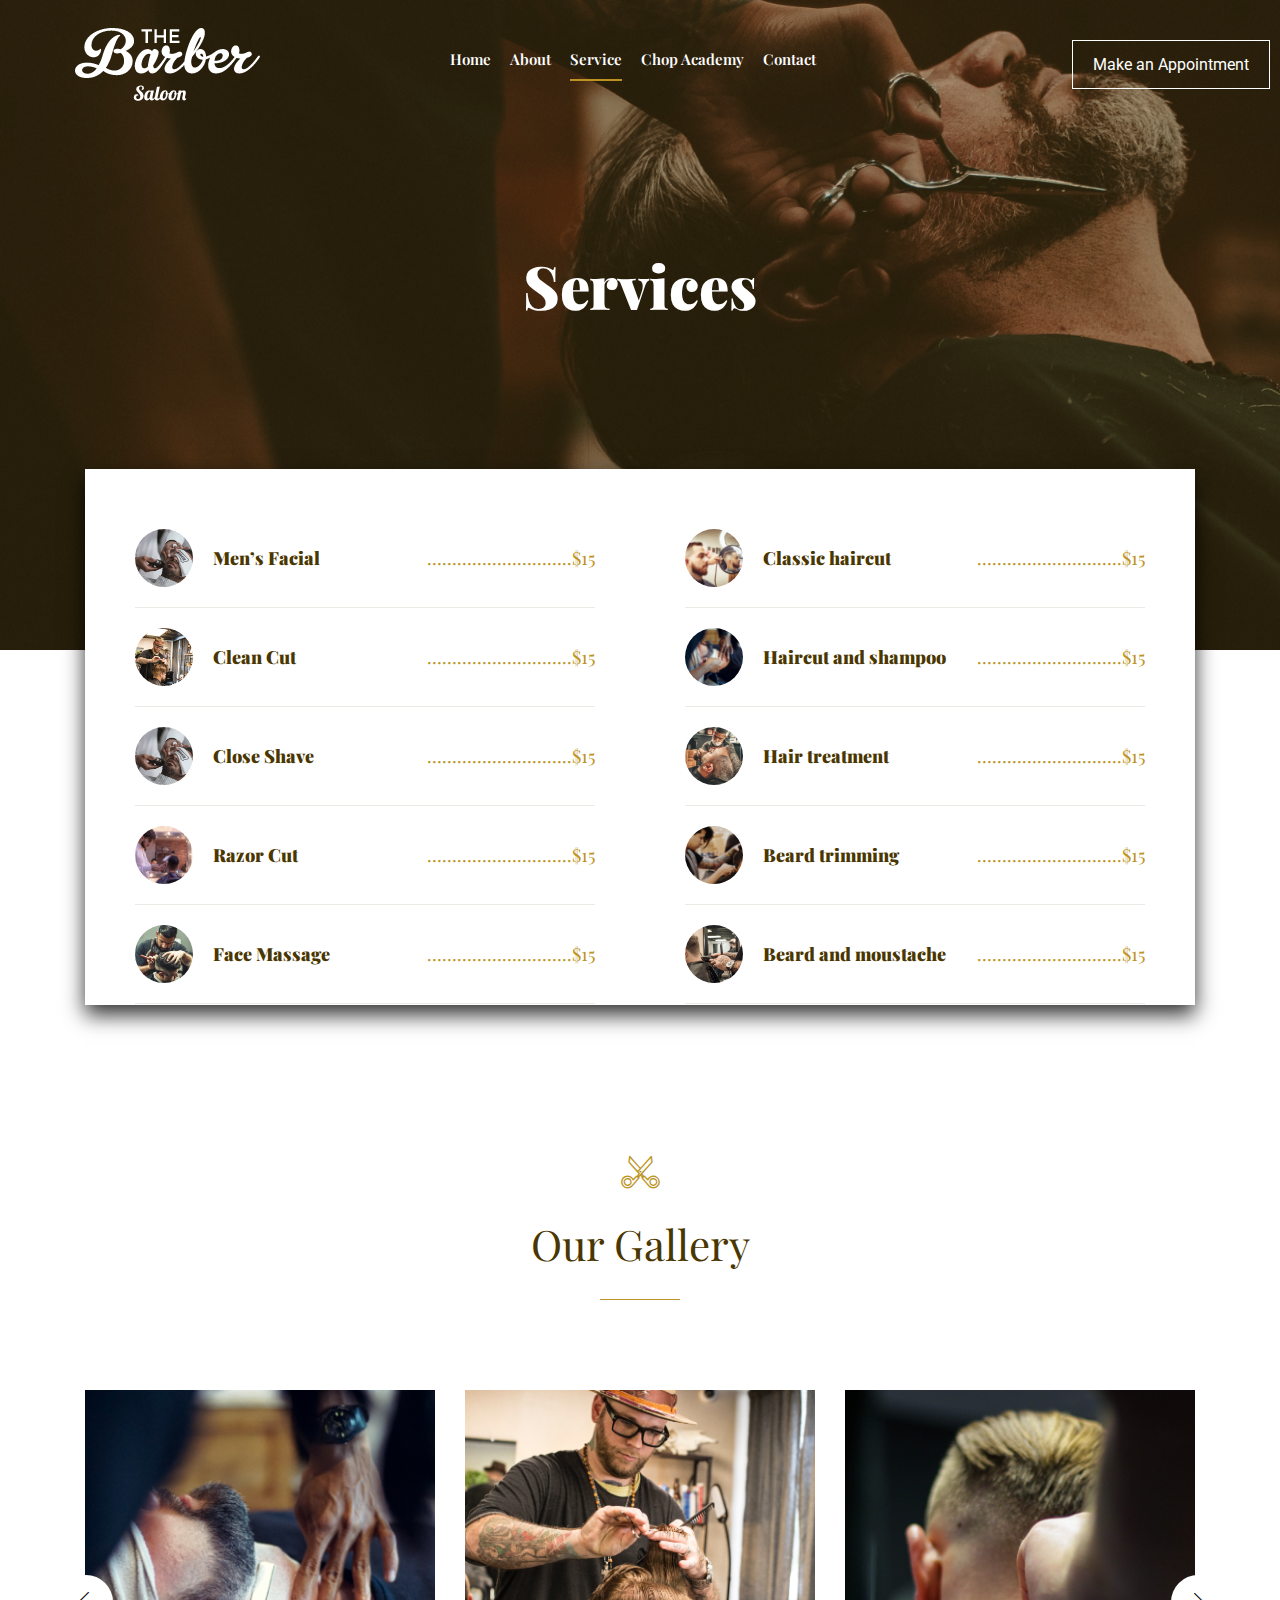
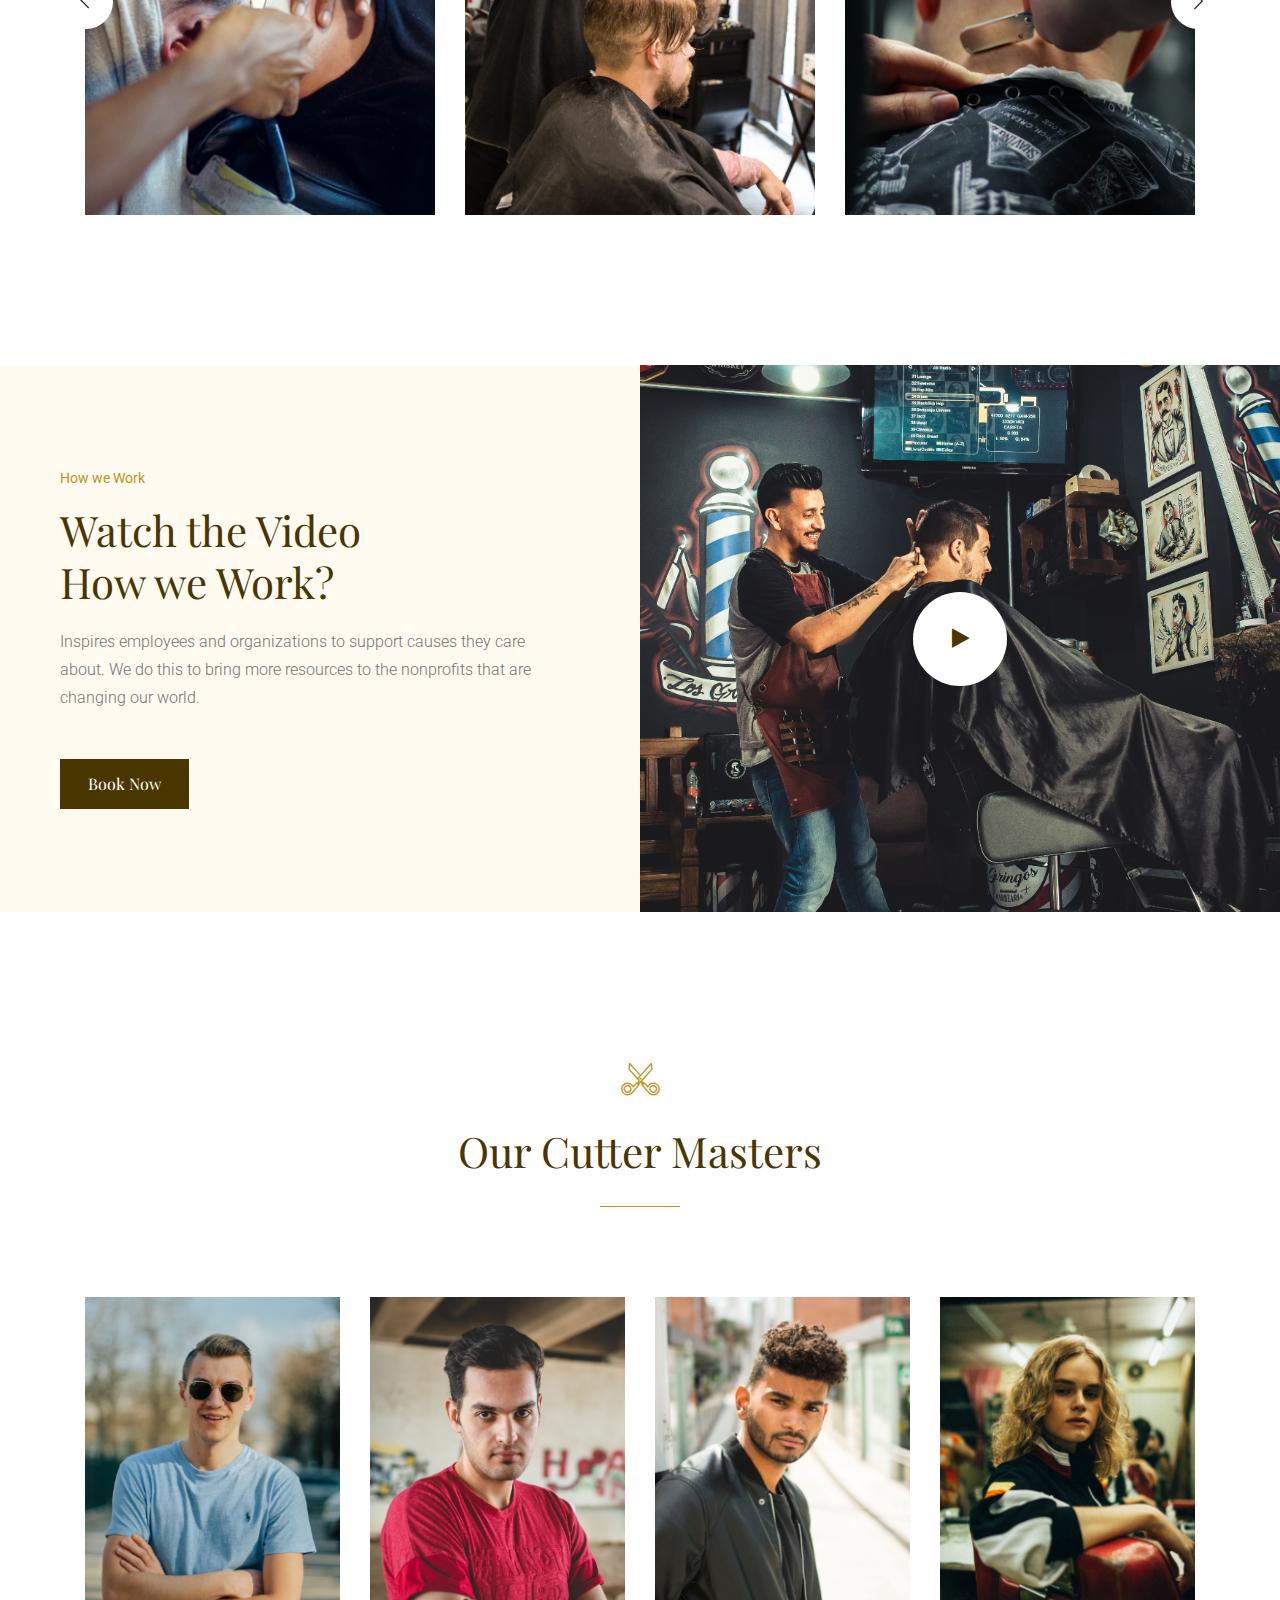
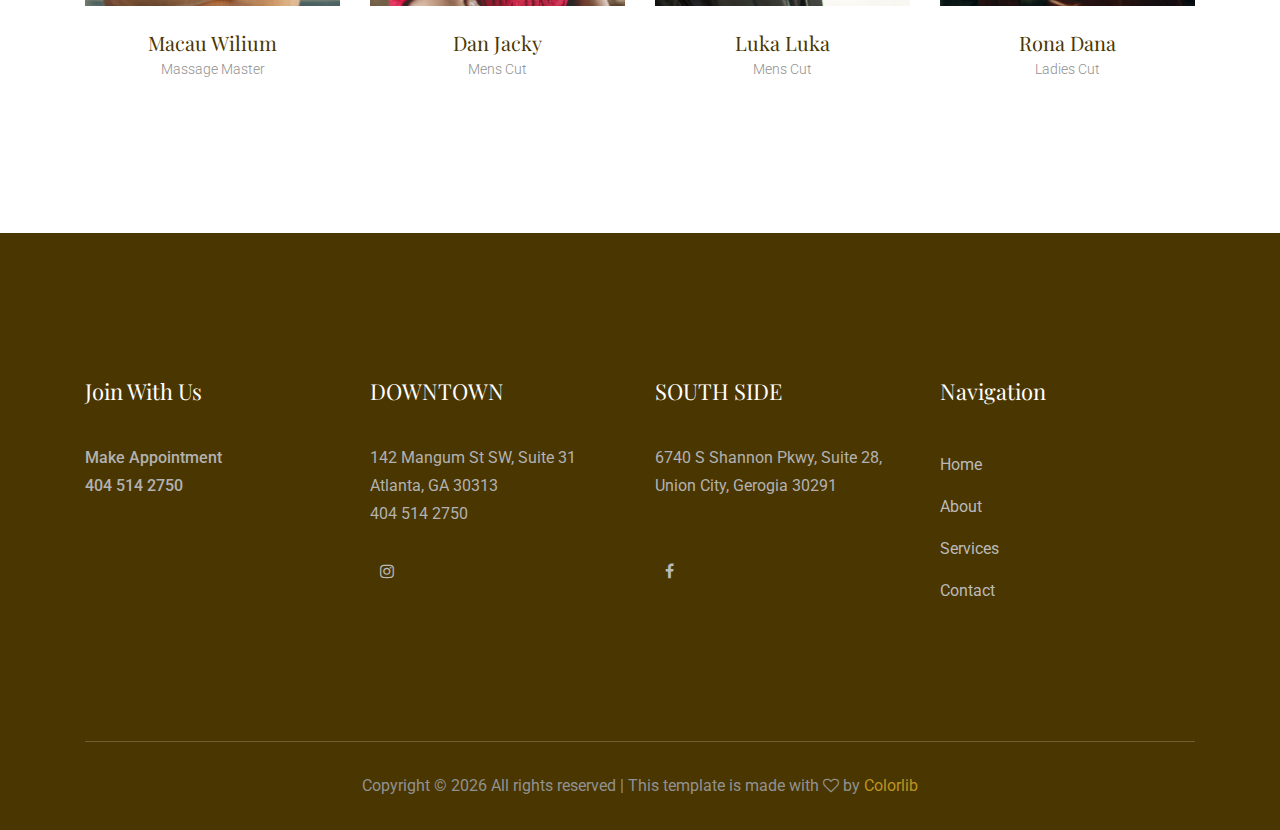
<file: service.html>
<!doctype html>
<html class="no-js" lang="zxx">

<head>
    <meta charset="utf-8">
    <meta http-equiv="x-ua-compatible" content="ie=edge">
    <title>Centric Barber Lounge</title>
    <meta name="description" content="">
    <meta name="viewport" content="width=device-width, initial-scale=1">

    <!-- <link rel="manifest" href="site.webmanifest"> -->
    <link rel="shortcut icon" type="image/x-icon" href="img/favicon.png">
    <!-- Place favicon.ico in the root directory -->

    <!-- CSS here -->
    <link rel="stylesheet" href="css/bootstrap.min.css">
    <link rel="stylesheet" href="css/owl.carousel.min.css">
    <link rel="stylesheet" href="css/magnific-popup.css">
    <link rel="stylesheet" href="css/font-awesome.min.css">
    <link rel="stylesheet" href="css/themify-icons.css">
    <link rel="stylesheet" href="css/nice-select.css">
    <link rel="stylesheet" href="css/flaticon.css">
    <link rel="stylesheet" href="css/gijgo.css">
    <link rel="stylesheet" href="css/animate.css">
    <link rel="stylesheet" href="css/slicknav.css">
    <link rel="stylesheet" href="css/style.css">
    <!-- <link rel="stylesheet" href="css/responsive.css"> -->
</head>

<body>
    <!--[if lte IE 9]>
            <p class="browserupgrade">You are using an <strong>outdated</strong> browser. Please <a href="https://browsehappy.com/">upgrade your browser</a> to improve your experience and security.</p>
        <![endif]-->

    <!-- header-start -->
    <header>
        <div class="header-area ">
            <div id="sticky-header" class="main-header-area">
                <div class="container-fluid p-0">
                    <div class="row align-items-center no-gutters">
                            <div class="col-xl-3 col-lg-3">
                                <div class="logo-img">
                                    <a href="index.html">
                                        <img src="img/logo.png" alt="">
                                    </a>
                                </div>
                            </div>
                        <div class="col-xl-6 col-lg-6">
                            <div class="main-menu  d-none d-lg-block">
                                <nav>
                                    <ul id="navigation">
                                        <li><a  href="index.html">home</a></li>
                                        <li><a href="about.html">About</a></li>
                                        <li><a class="active" href="service.html">service</a></li>
                                        <li><a href="choppedacademy.html">Chop Academy</a>
                                        </li>
                                        <li><a href="contact.html">Contact</a></li>
                                    </ul>
                                </nav>
                            </div>
                        </div>
                        <div class="col-xl-3 col-lg-3 d-none d-lg-block">
                            <div class="book_room">
                                <div class="book_btn d-none d-lg-block">
                                    <a target="_blank" href="https://www.styleseat.com/m/v/choppedbydre">Make an Appointment</a>
                                </div>
                            </div>
                        </div>
                        <div class="col-12">
                            <div class="mobile_menu d-block d-lg-none"></div>
                        </div>
                    </div>
                </div>
            </div>
        </div>
    </header>
    <!-- header-end -->

    <!-- service_area_start -->
    <div class="service_area">
        <div class="container">
            <div class="row">
                <div class="col-xl-12">
                    <div class="section_title3 padding_plus text-center mb-90">
                        <h3>services</h3>
                    </div>
                </div>
            </div>
            <div class="white_bg_pos">
                    <div class="row">
                            <div class="col-xl-6">
                                <div class="single_service d-flex justify-content-between align-items-center">
                                    <div class="service_inner d-flex align-items-center">
                                        <div class="thumb">
                                                <img src="img/service/1.png" alt="">
                                        </div>
                                        <span>Men’s Facial</span>
                                    </div>
                                    <p>………………………..$15</p>
                                </div>
                                <div class="single_service d-flex justify-content-between align-items-center">
                                    <div class="service_inner d-flex align-items-center">
                                        <div class="thumb">
                                                <img src="img/service/2.png" alt="">
                                        </div>
                                        <span>Clean Cut</span>
                                    </div>
                                    <p>………………………..$15</p>
                                </div>
                                <div class="single_service d-flex justify-content-between align-items-center">
                                    <div class="service_inner d-flex align-items-center">
                                        <div class="thumb">
                                                <img src="img/service/3.png" alt="">
                                        </div>
                                        <span>Close Shave</span>
                                    </div>
                                    <p>………………………..$15</p>
                                </div>
                                <div class="single_service d-flex justify-content-between align-items-center">
                                    <div class="service_inner d-flex align-items-center">
                                        <div class="thumb">
                                                <img src="img/service/4.png" alt="">
                                        </div>
                                        <span>Razor Cut</span>
                                    </div>
                                    <p>………………………..$15</p>
                                </div>
                                <div class="single_service d-flex justify-content-between align-items-center">
                                    <div class="service_inner d-flex align-items-center">
                                        <div class="thumb">
                                                <img src="img/service/5.png" alt="">
                                        </div>
                                        <span>Face Massage</span>
                                    </div>
                                    <p>………………………..$15</p>
                                </div>
                            </div>
                            <div class="col-xl-6">
                                <div class="single_service d-flex justify-content-between align-items-center">
                                    <div class="service_inner d-flex align-items-center">
                                        <div class="thumb">
                                                <img src="img/service/6.png" alt="">
                                        </div>
                                        <span>Classic haircut</span>
                                    </div>
                                    <p>………………………..$15</p>
                                </div>
                                <div class="single_service d-flex justify-content-between align-items-center">
                                    <div class="service_inner d-flex align-items-center">
                                        <div class="thumb">
                                                <img src="img/service/7.png" alt="">
                                        </div>
                                        <span>Haircut and shampoo</span>
                                    </div>
                                    <p>………………………..$15</p>
                                </div>
                                <div class="single_service d-flex justify-content-between align-items-center">
                                    <div class="service_inner d-flex align-items-center">
                                        <div class="thumb">
                                                <img src="img/service/8.png" alt="">
                                        </div>
                                        <span>Hair treatment</span>
                                    </div>
                                    <p>………………………..$15</p>
                                </div>
                                <div class="single_service d-flex justify-content-between align-items-center">
                                    <div class="service_inner d-flex align-items-center">
                                        <div class="thumb">
                                                <img src="img/service/9.png" alt="">
                                        </div>
                                        <span>Beard trimming</span>
                                    </div>
                                    <p>………………………..$15</p>
                                </div>
                                <div class="single_service d-flex justify-content-between align-items-center">
                                    <div class="service_inner d-flex align-items-center">
                                        <div class="thumb">
                                                <img src="img/service/10.png" alt="">
                                        </div>
                                        <span>Beard and moustache</span>
                                    </div>
                                    <p>………………………..$15</p>
                                </div>
                            </div>
                            <div class="col-xl-12">
                                    <!-- <div class="book_btn text-center">
                                        <a class="boxed-btn3 popup-with-form" href="#test-form">Make an Appointment</a>
                                    </div> -->
                            </div>
                        </div>
            </div>
        </div>
    </div>
    <!-- service_area_end -->


    <!-- gallery_area_start -->
    <div class="gallery_area">
        <div class="container">
            <div class="row">
                <div class="col-xl-12">
                    <div class="section_title2 text-center mb-90">
                        <i class="flaticon-scissors"></i>
                        <h3>Our Gallery</h3>
                    </div>
                </div>
            </div>
            <div class="row">
                <div class="col-xl-12">
                    <div class="gallery_active owl-carousel">
                        <div class="single_gallery">
                            <div class="thumb">
                                <img src="img/gallery/1.png" alt="">
                                <div class="image_hover">
                                    <a class="popup-image" href="img/gallery/1.png">
                                        <i class="ti-plus"></i>
                                    </a>
                                </div>
                            </div>
                        </div>
                        <div class="single_gallery">
                            <div class="thumb">
                                <img src="img/gallery/2.png" alt="">
                                <div class="image_hover">
                                    <a class="popup-image" href="img/gallery/2.png">
                                        <i class="ti-plus"></i>
                                    </a>
                                </div>
                            </div>
                        </div>
                        <div class="single_gallery">
                            <div class="thumb">
                                <img src="img/gallery/3.png" alt="">
                                <div class="image_hover">
                                    <a class="popup-image" href="img/gallery/3.png">
                                        <i class="ti-plus"></i>
                                    </a>
                                </div>
                            </div>
                        </div>
                        <div class="single_gallery">
                            <div class="thumb">
                                <img src="img/gallery/1.png" alt="">
                                <div class="image_hover">
                                    <a class="popup-image" href="img/gallery/1.png">
                                        <i class="ti-plus"></i>
                                    </a>
                                </div>
                            </div>
                        </div>
                        <div class="single_gallery">
                            <div class="thumb">
                                <img src="img/gallery/2.png" alt="">
                                <div class="image_hover">
                                    <a class="popup-image" href="img/gallery/2.png">
                                        <i class="ti-plus"></i>
                                    </a>
                                </div>
                            </div>
                        </div>
                        <div class="single_gallery">
                            <div class="thumb">
                                <img src="img/gallery/3.png" alt="">
                                <div class="image_hover">
                                    <a class="popup-image" href="img/gallery/3.png">
                                        <i class="ti-plus"></i>
                                    </a>
                                </div>
                            </div>
                        </div>
                    </div>
                </div>
            </div>
        </div>
    </div>
    <!-- gallery_area_end -->

    <!-- video_area_start -->
    <div class="video_area">
        <div class="container-fluid p-0">
            <div class="row align-items-center no-gutters">
                <div class="col-xl-6 col-lg-6">
                    <div class="video_info">
                        <div class="about_info">
                            <div class="section_title mb-20px">
                                <span>How we Work</span>
                                <h3>Watch the Video <br>
                                    How we Work?</h3>
                            </div>
                            <p>Inspires employees and organizations to support causes they care <br>
                                about. We do this to bring more resources to the nonprofits that are <br>
                                changing our world.</p>
                            <a href="#" class="boxed-btn3">book now</a>
                        </div>
                    </div>
                </div>
                <div class="col-xl-6 col-lg-6">
                    <div class="video_thumb">
                        <div class="video_thumb_inner">
                            <img src="img/gallery/video.png" alt="">
                            <a href="https://www.youtube.com/watch?v=I4NcwG-zusE" class="popup-video">
                                <i class="fa fa-play"></i>
                            </a>
                        </div>
                    </div>
                </div>
            </div>
        </div>
    </div>
    <!-- video_area_end -->

    <!-- cutter_muster_start -->
    <div class="cutter_muster">
        <div class="container">
                <div class="row">
                        <div class="col-xl-12">
                            <div class="section_title2 text-center mb-90">
                                <i class="flaticon-scissors"></i>
                                <h3>Our Cutter Masters</h3>
                            </div>
                        </div>
                    </div>
            <div class="row">
                <div class="col-xl-3 col-md-6 col-lg-3">
                    <div class="single_master">
                        <div class="thumb">
                            <img src="img/team/1.png" alt="">
                            <div class="social_link">
                                <a href="#"><i class="fa fa-envelope"></i></a>
                                <a href="#"><i class="fa fa-twitter"></i></a>
                                <a href="#"><i class="fa fa-linkedin"></i></a>
                            </div>
                        </div>
                        <div class="master_name text-center">
                            <h3>Macau Wilium</h3>
                            <p>Massage Master</p>
                        </div>
                    </div>
                </div>
                <div class="col-xl-3 col-md-6 col-lg-3">
                    <div class="single_master">
                        <div class="thumb">
                            <img src="img/team/2.png" alt="">
                            <div class="social_link">
                                <a href="#"><i class="fa fa-envelope"></i></a>
                                <a href="#"><i class="fa fa-twitter"></i></a>
                                <a href="#"><i class="fa fa-linkedin"></i></a>
                            </div>
                        </div>
                        <div class="master_name text-center">
                            <h3>Dan Jacky</h3>
                            <p>Mens Cut</p>
                        </div>
                    </div>
                </div>
                <div class="col-xl-3 col-md-6 col-lg-3">
                    <div class="single_master">
                        <div class="thumb">
                            <img src="img/team/3.png" alt="">
                            <div class="social_link">
                                <a href="#"><i class="fa fa-envelope"></i></a>
                                <a href="#"><i class="fa fa-twitter"></i></a>
                                <a href="#"><i class="fa fa-linkedin"></i></a>
                            </div>
                        </div>
                        <div class="master_name text-center">
                            <h3>Luka Luka</h3>
                            <p>Mens Cut</p>
                        </div>
                    </div>
                </div>
                <div class="col-xl-3 col-md-6 col-lg-3">
                    <div class="single_master">
                        <div class="thumb">
                            <img src="img/team/4.png" alt="">
                            <div class="social_link">
                                <a href="#"><i class="fa fa-envelope"></i></a>
                                <a href="#"><i class="fa fa-twitter"></i></a>
                                <a href="#"><i class="fa fa-linkedin"></i></a>
                            </div>
                        </div>
                        <div class="master_name text-center">
                            <h3>Rona Dana</h3>
                            <p>Ladies Cut</p>
                        </div>
                    </div>
                </div>
            </div>
        </div>
    </div>
    <!-- cutter_muster_end -->

    <!-- find_us_area start -->
    <!-- <div class="find_us_area find_bg_1 ">
        <div class="container">
            <div class="row">
                <div class="col-xl-5 offset-xl-7 col-lg-6 offset-lg-6">
                    <div class="find_info">
                        <h3 class="find_info_title">How to Find Us</h3>
                        <div class="single_find d-flex">
                            <div class="icon">
                                <i class="flaticon-placeholder"></i>
                            </div>
                            <div class="find_text">
                                    <h3>Location</h3>
                                    <p>142 Mangum St SW, Suite 31 <br> Atlanta, GA 30313</p>
                            </div>
                        </div>
                        <div class="single_find d-flex">
                            <div class="icon">
                                <i class="flaticon-phone-call"></i>
                            </div>
                            <div class="find_text">
                                    <h3>Call Us</h3>
                                    <p>404 514 2750</p>
                            </div>
                        </div>
                        <div class="single_find d-flex">
                            <div class="icon">
                                <i class="flaticon-paper-plane"></i>
                            </div>
                            <div class="find_text">
                                    <h3>Mail Us</h3>
                                    <p>contact@barbershop.com</p>
                            </div>
                        </div>
                        <div class="single_find">
                            <div class="book_btn">
                                <a class="popup-with-form" href="https://www.styleseat.com/m/v/choppedbydre">Make an Appointment</a>
                            </div>
                        </div>

                    </div>
                </div>
            </div>
        </div>
    </div> -->
    <!-- find_us_area_end -->

    <!-- footer -->
    <footer class="footer">
        <div class="footer_top">
            <div class="container">
                <div class="row">
                    <div class="col-xl-3 col-md-6 col-lg-3">
                        <div class="footer_widget">
                            <h3 class="footer_title">
                                Join With Us
                            </h3>
                            <p class="footer_text doanar"> <a class="first"
                                    href="https://www.styleseat.com/m/v/choppedbydre">Make Appointment</a> <br>
                                <a href="#">404 514 2750</a></p>
    
                        </div>
                    </div>
                    <div class="col-xl-3 col-md-6 col-lg-3">
                        <div class="footer_widget">
                            <h3 class="footer_title">
                                DOWNTOWN
                            </h3>
                            <p class="footer_text">142 Mangum St SW, Suite 31 Atlanta, GA 30313 <br>
                                404 514 2750 <br>
                                <!-- <a class="domain" href="#">contact@nonprofit.com</a></p> -->
                            <div class="socail_links">
                                <ul>
                                    <li>
                                        <a href="https://www.instagram.com/choppedbydre/?hl=en">
                                            <i class="fa fa-instagram"></i>
                                        </a>
                                    </li>
                                </ul>
                            </div>
                        </div>
                    </div>
                    <div class="col-xl-3 col-md-6 col-lg-3">
                        <div class="footer_widget">
                            <h3 class="footer_title">
                                SOUTH SIDE
                            </h3>
                            <p class="footer_text">6740 S Shannon Pkwy, Suite 28, Union City, Gerogia 30291 <br>
                                <br>
                                <!-- <a class="domain" href="#">contact@nonprofit.com</a></p> -->
                            <div class="socail_links">
                                <ul>
                                    <li>
                                        <a href="https://www.facebook.com/centricbarberlounge/">
                                            <i class="fa fa-facebook"></i>
                                        </a>
                                    </li>
                                </ul>
                            </div>
                        </div>
                    </div>
                    <div class="col-xl-2 col-md-6 col-lg-2">
                        <div class="footer_widget">
                            <h3 class="footer_title">
                                Navigation
                            </h3>
                            <ul>
                                <li><a href="index.html">Home</a></li>
                                <li><a href="about.html">About</a></li>
                                <li><a href="service.html">Services</a></li>
                                <li><a href="contact.html">Contact</a></li>
                            </ul>
                        </div>
                    </div>
                    <!-- <div class="col-xl-4 col-md-6 col-lg-4">
                                <div class="footer_widget">
                                    <h3 class="footer_title">
                                        Newsletter
                                    </h3>
                                    <form action="#" class="newsletter_form">
                                        <input type="text" placeholder="Enter your mail">
                                        <button type="submit">Sign Up</button>
                                    </form>
                                    <p class="newsletter_text">Subscribe newsletter to get updates</p>
                                </div>
                            </div> -->
                </div>
            </div>
        </div>
        <div class="copy-right_text">
            <div class="container">
                <div class="footer_border"></div>
                <div class="row">
                    <div class="col-xl-12">
                        <p class="copy_right text-center">
                            <!-- Link back to Colorlib can't be removed. Template is licensed under CC BY 3.0. -->
                            Copyright &copy;
                            <script>document.write(new Date().getFullYear());</script> All rights reserved | This
                            template is made with <i class="fa fa-heart-o" aria-hidden="true"></i> by <a
                                href="https://colorlib.com" target="_blank">Colorlib</a>
                            <!-- Link back to Colorlib can't be removed. Template is licensed under CC BY 3.0. -->
                        </p>
                    </div>
                </div>
            </div>
        </div>
    </footer>
    <!-- footer -->
    

    <!-- JS here -->
    <script src="js/vendor/modernizr-3.5.0.min.js"></script>
    <script src="js/vendor/jquery-1.12.4.min.js"></script>
    <script src="js/popper.min.js"></script>
    <script src="js/bootstrap.min.js"></script>
    <script src="js/owl.carousel.min.js"></script>
    <script src="js/isotope.pkgd.min.js"></script>
    <script src="js/ajax-form.js"></script>
    <script src="js/waypoints.min.js"></script>
    <script src="js/jquery.counterup.min.js"></script>
    <script src="js/imagesloaded.pkgd.min.js"></script>
    <script src="js/scrollIt.js"></script>
    <script src="js/jquery.scrollUp.min.js"></script>
    <script src="js/wow.min.js"></script>
    <script src="js/nice-select.min.js"></script>
    <script src="js/jquery.slicknav.min.js"></script>
    <script src="js/jquery.magnific-popup.min.js"></script>
    <script src="js/plugins.js"></script>
    <script src="js/gijgo.min.js"></script>

    <!--contact js-->
    <script src="js/contact.js"></script>
    <script src="js/jquery.ajaxchimp.min.js"></script>
    <script src="js/jquery.form.js"></script>
    <script src="js/jquery.validate.min.js"></script>
    <script src="js/mail-script.js"></script>

    <script src="js/main.js"></script>
    
</body>

</html>
</file>
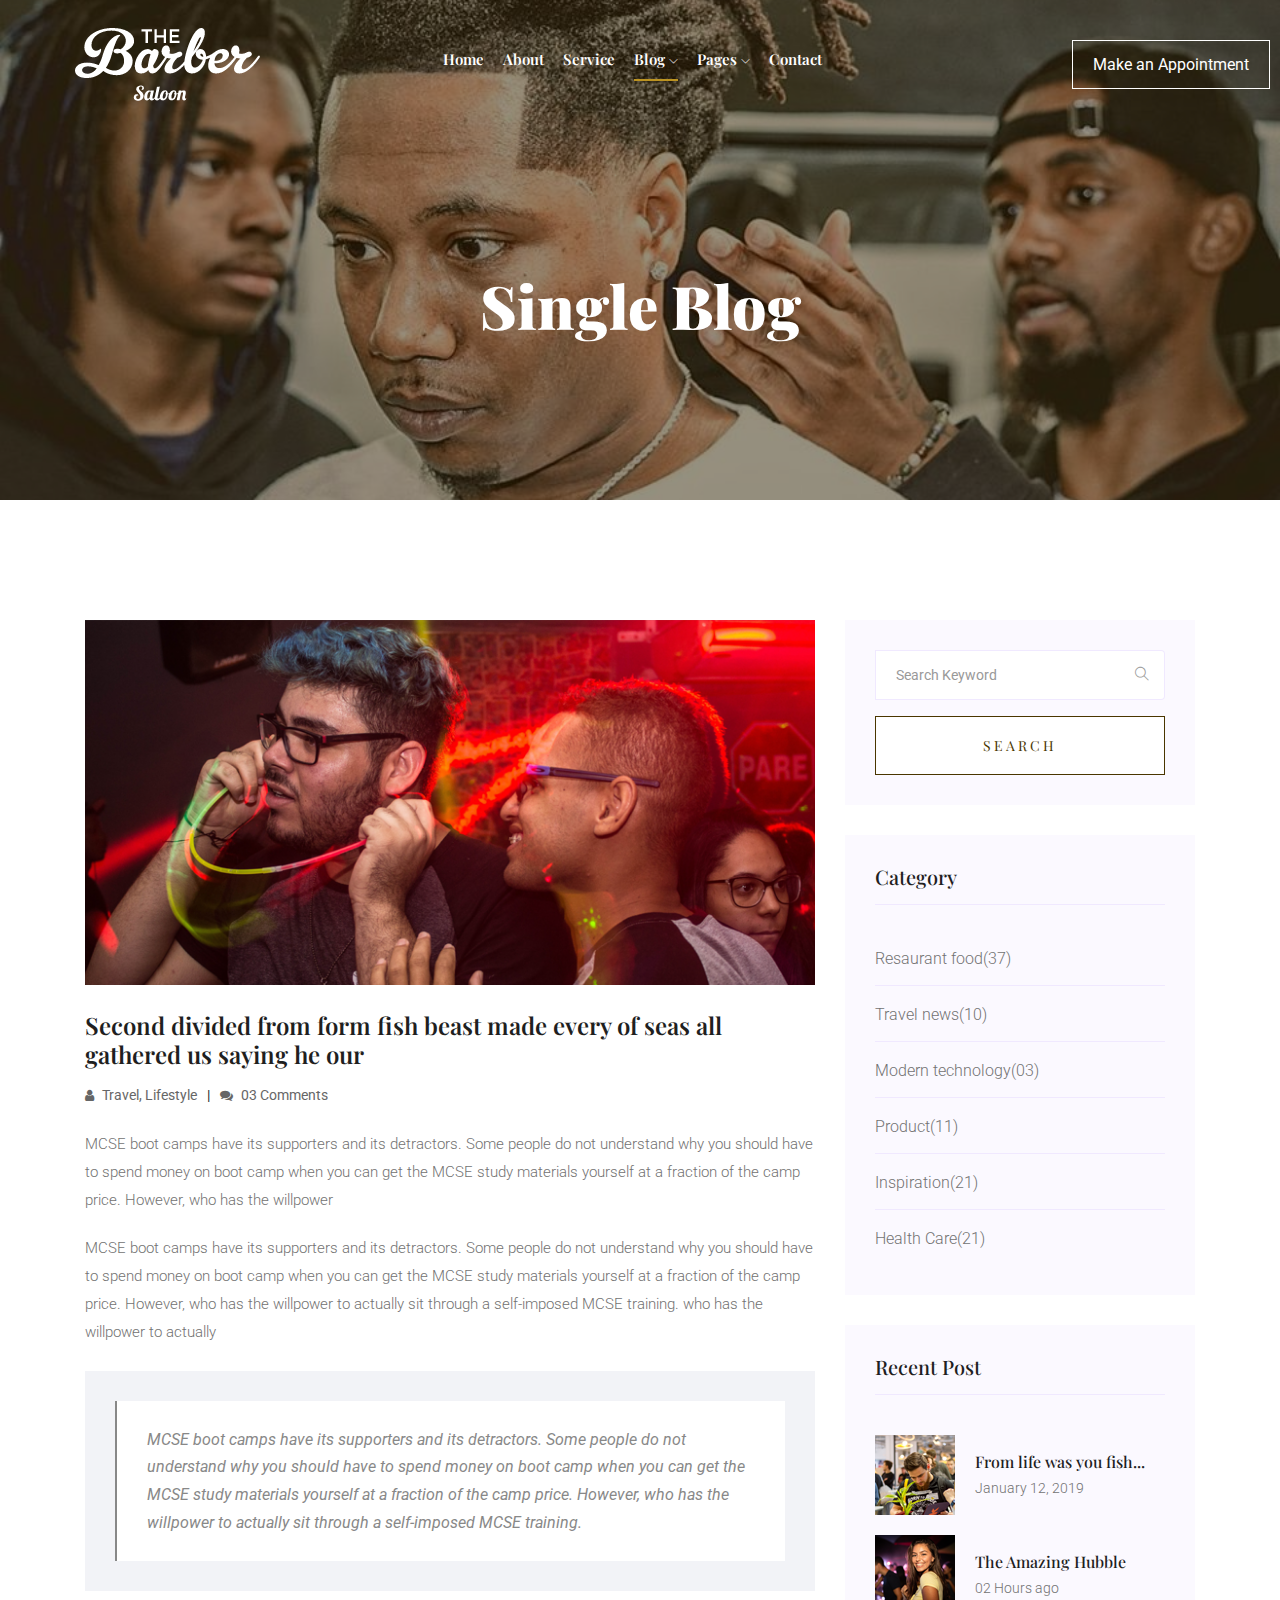
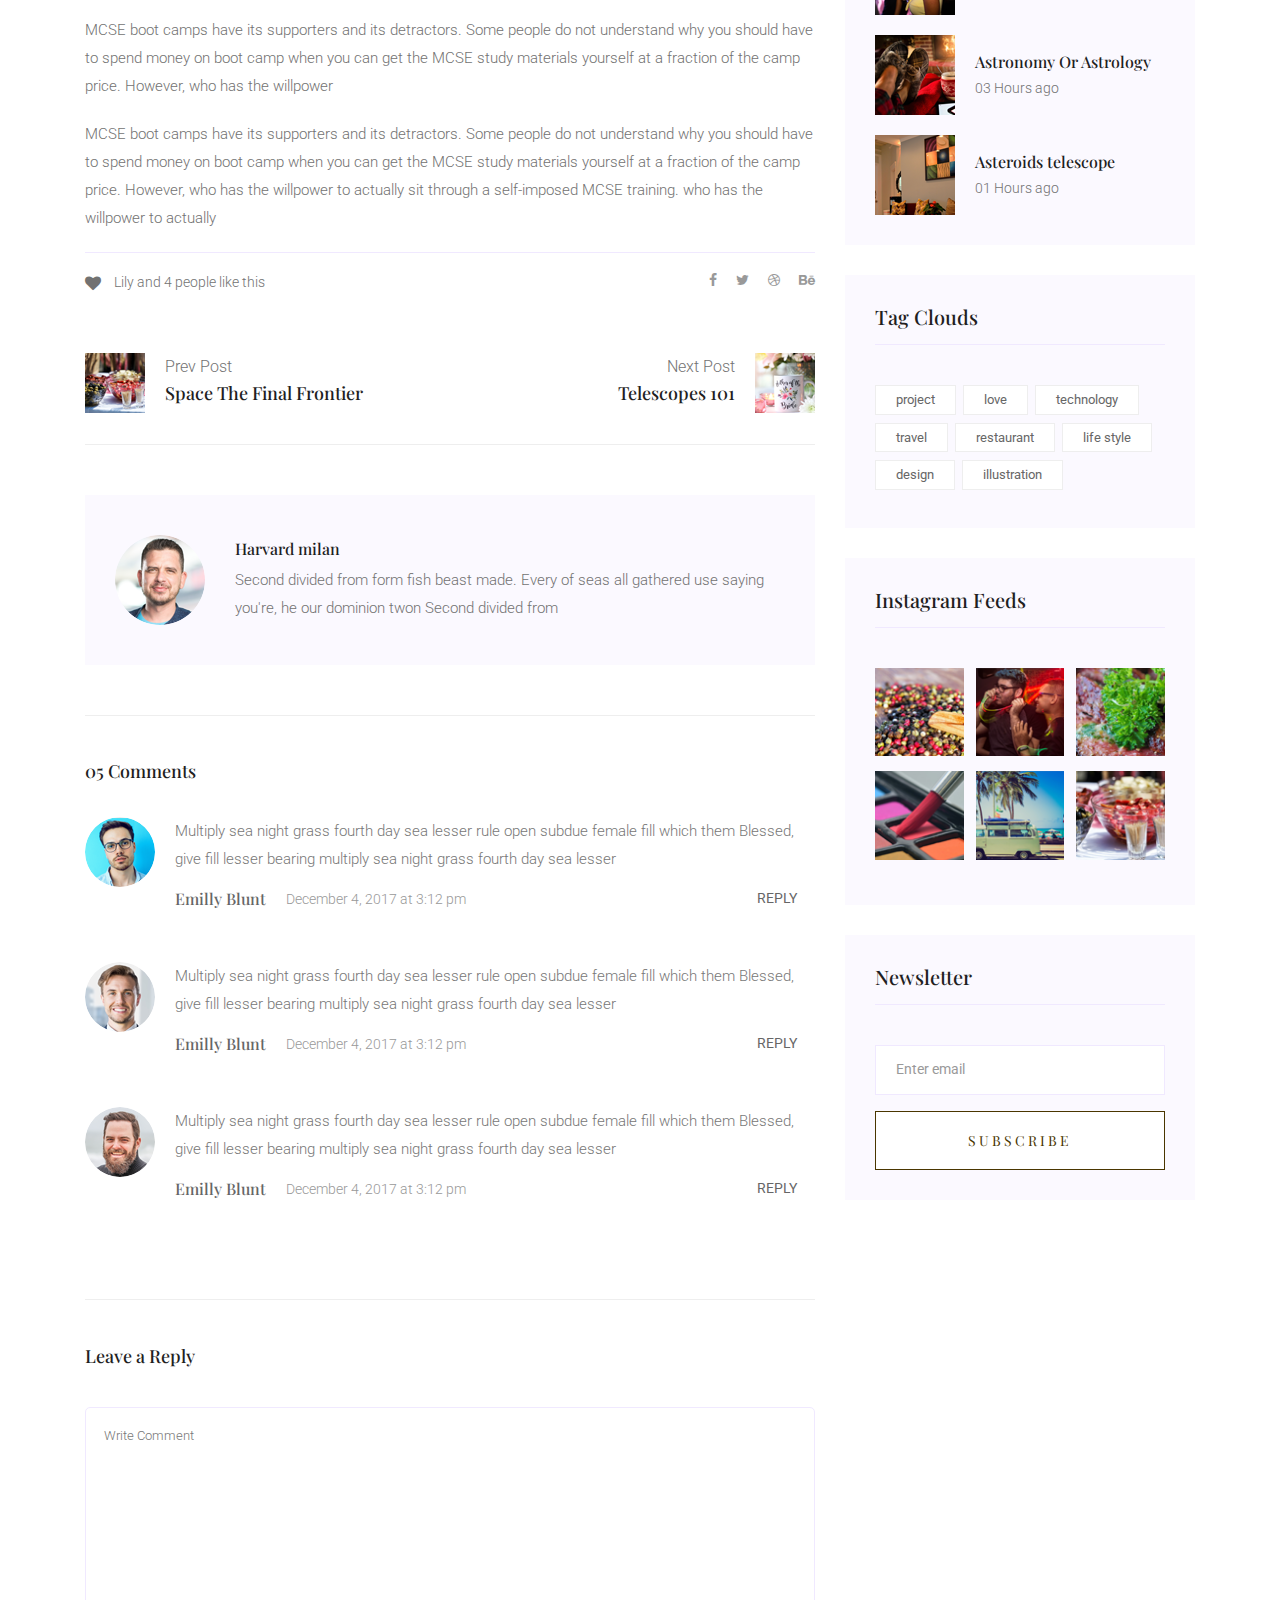
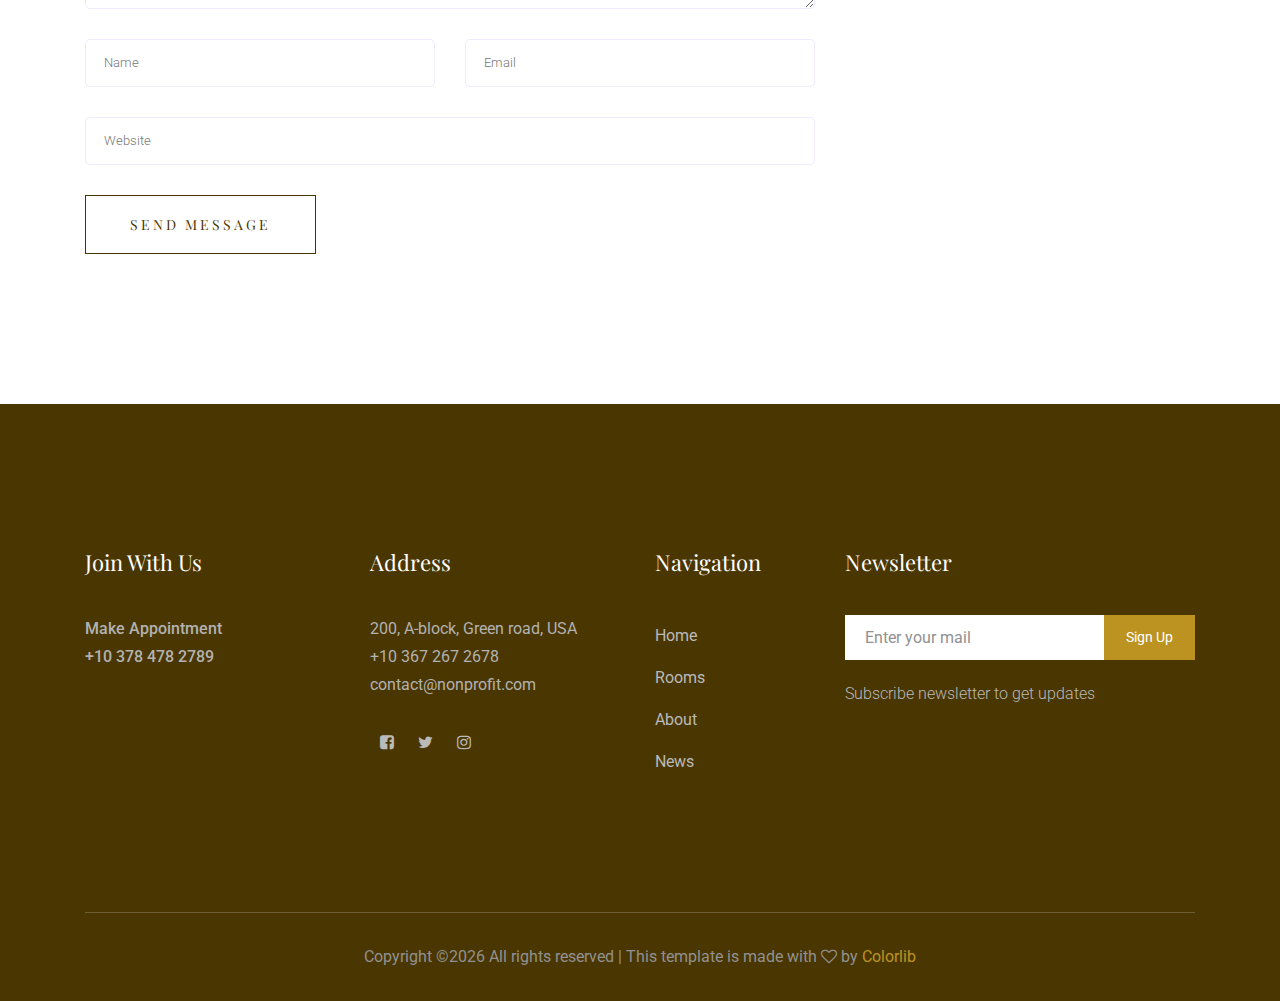
<file: single-blog.html>
<!doctype html>
<html class="no-js" lang="zxx">

<head>
   <meta charset="utf-8">
   <meta http-equiv="x-ua-compatible" content="ie=edge">
   <title>Barber</title>
   <meta name="description" content="">
   <meta name="viewport" content="width=device-width, initial-scale=1">

   <!-- <link rel="manifest" href="site.webmanifest"> -->
   <link rel="shortcut icon" type="image/x-icon" href="img/favicon.png">
   <!-- Place favicon.ico in the root directory -->

   <!-- CSS here -->
   <link rel="stylesheet" href="css/bootstrap.min.css">
   <link rel="stylesheet" href="css/owl.carousel.min.css">
   <link rel="stylesheet" href="css/magnific-popup.css">
   <link rel="stylesheet" href="css/font-awesome.min.css">
   <link rel="stylesheet" href="css/themify-icons.css">
   <link rel="stylesheet" href="css/nice-select.css">
   <link rel="stylesheet" href="css/flaticon.css">
   <link rel="stylesheet" href="css/gijgo.css">
   <link rel="stylesheet" href="css/animate.css">
   <link rel="stylesheet" href="css/slicknav.css">
   <link rel="stylesheet" href="css/style.css">
   <!-- <link rel="stylesheet" href="css/responsive.css"> -->
</head>

<body>
   <!--[if lte IE 9]>
            <p class="browserupgrade">You are using an <strong>outdated</strong> browser. Please <a href="https://browsehappy.com/">upgrade your browser</a> to improve your experience and security.</p>
        <![endif]-->

    <!-- header-start -->
    <header>
         <div class="header-area ">
             <div id="sticky-header" class="main-header-area">
                 <div class="container-fluid p-0">
                     <div class="row align-items-center no-gutters">
                             <div class="col-xl-3 col-lg-3">
                                 <div class="logo-img">
                                     <a href="index.html">
                                         <img src="img/logo.png" alt="">
                                     </a>
                                 </div>
                             </div>
                         <div class="col-xl-6 col-lg-6">
                             <div class="main-menu  d-none d-lg-block">
                                 <nav>
                                     <ul id="navigation">
                                         <li><a href="index.html">home</a></li>
                                         <li><a href="about.html">About</a></li>
                                         <li><a href="service.html">service</a></li>
                                         <li><a class="active" href="#">blog <i class="ti-angle-down"></i></a>
                                             <ul class="submenu">
                                                 <li><a href="blog.html">blog</a></li>
                                                 <li><a href="single-blog.html">single-blog</a></li>
                                             </ul>
                                         </li>
                                         <li><a href="#">pages <i class="ti-angle-down"></i></a>
                                             <ul class="submenu">
                                                 <li><a href="elements.html">elements</a></li>
                                             </ul>
                                         </li>
                                         <li><a href="contact.html">Contact</a></li>
                                     </ul>
                                 </nav>
                             </div>
                         </div>
                         <div class="col-xl-3 col-lg-3 d-none d-lg-block">
                             <div class="book_room">
                                 <div class="book_btn d-none d-lg-block">
                                     <a class="popup-with-form" href="#test-form">Make an Appointment</a>
                                 </div>
                             </div>
                         </div>
                         <div class="col-12">
                             <div class="mobile_menu d-block d-lg-none"></div>
                         </div>
                     </div>
                 </div>
             </div>
         </div>
     </header>
     <!-- header-end -->
 
     <!-- bradcam_area_start -->
     <div class="bradcam_area breadcam_bg overlay2">
             <h3>single blog</h3>
         </div>
         <!-- bradcam_area_end -->

   <!--================Blog Area =================-->
   <section class="blog_area single-post-area section-padding">
      <div class="container">
         <div class="row">
            <div class="col-lg-8 posts-list">
               <div class="single-post">
                  <div class="feature-img">
                     <img class="img-fluid" src="img/blog/single_blog_1.png" alt="">
                  </div>
                  <div class="blog_details">
                     <h2>Second divided from form fish beast made every of seas
                        all gathered us saying he our
                     </h2>
                     <ul class="blog-info-link mt-3 mb-4">
                        <li><a href="#"><i class="fa fa-user"></i> Travel, Lifestyle</a></li>
                        <li><a href="#"><i class="fa fa-comments"></i> 03 Comments</a></li>
                     </ul>
                     <p class="excert">
                        MCSE boot camps have its supporters and its detractors. Some people do not understand why you
                        should have to spend money on boot camp when you can get the MCSE study materials yourself at a
                        fraction of the camp price. However, who has the willpower
                     </p>
                     <p>
                        MCSE boot camps have its supporters and its detractors. Some people do not understand why you
                        should have to spend money on boot camp when you can get the MCSE study materials yourself at a
                        fraction of the camp price. However, who has the willpower to actually sit through a
                        self-imposed MCSE training. who has the willpower to actually
                     </p>
                     <div class="quote-wrapper">
                        <div class="quotes">
                           MCSE boot camps have its supporters and its detractors. Some people do not understand why you
                           should have to spend money on boot camp when you can get the MCSE study materials yourself at
                           a fraction of the camp price. However, who has the willpower to actually sit through a
                           self-imposed MCSE training.
                        </div>
                     </div>
                     <p>
                        MCSE boot camps have its supporters and its detractors. Some people do not understand why you
                        should have to spend money on boot camp when you can get the MCSE study materials yourself at a
                        fraction of the camp price. However, who has the willpower
                     </p>
                     <p>
                        MCSE boot camps have its supporters and its detractors. Some people do not understand why you
                        should have to spend money on boot camp when you can get the MCSE study materials yourself at a
                        fraction of the camp price. However, who has the willpower to actually sit through a
                        self-imposed MCSE training. who has the willpower to actually
                     </p>
                  </div>
               </div>
               <div class="navigation-top">
                  <div class="d-sm-flex justify-content-between text-center">
                     <p class="like-info"><span class="align-middle"><i class="fa fa-heart"></i></span> Lily and 4
                        people like this</p>
                     <div class="col-sm-4 text-center my-2 my-sm-0">
                        <!-- <p class="comment-count"><span class="align-middle"><i class="fa fa-comment"></i></span> 06 Comments</p> -->
                     </div>
                     <ul class="social-icons">
                        <li><a href="#"><i class="fa fa-facebook-f"></i></a></li>
                        <li><a href="#"><i class="fa fa-twitter"></i></a></li>
                        <li><a href="#"><i class="fa fa-dribbble"></i></a></li>
                        <li><a href="#"><i class="fa fa-behance"></i></a></li>
                     </ul>
                  </div>
                  <div class="navigation-area">
                     <div class="row">
                        <div
                           class="col-lg-6 col-md-6 col-12 nav-left flex-row d-flex justify-content-start align-items-center">
                           <div class="thumb">
                              <a href="#">
                                 <img class="img-fluid" src="img/post/preview.png" alt="">
                              </a>
                           </div>
                           <div class="arrow">
                              <a href="#">
                                 <span class="lnr text-white ti-arrow-left"></span>
                              </a>
                           </div>
                           <div class="detials">
                              <p>Prev Post</p>
                              <a href="#">
                                 <h4>Space The Final Frontier</h4>
                              </a>
                           </div>
                        </div>
                        <div
                           class="col-lg-6 col-md-6 col-12 nav-right flex-row d-flex justify-content-end align-items-center">
                           <div class="detials">
                              <p>Next Post</p>
                              <a href="#">
                                 <h4>Telescopes 101</h4>
                              </a>
                           </div>
                           <div class="arrow">
                              <a href="#">
                                 <span class="lnr text-white ti-arrow-right"></span>
                              </a>
                           </div>
                           <div class="thumb">
                              <a href="#">
                                 <img class="img-fluid" src="img/post/next.png" alt="">
                              </a>
                           </div>
                        </div>
                     </div>
                  </div>
               </div>
               <div class="blog-author">
                  <div class="media align-items-center">
                     <img src="img/blog/author.png" alt="">
                     <div class="media-body">
                        <a href="#">
                           <h4>Harvard milan</h4>
                        </a>
                        <p>Second divided from form fish beast made. Every of seas all gathered use saying you're, he
                           our dominion twon Second divided from</p>
                     </div>
                  </div>
               </div>
               <div class="comments-area">
                  <h4>05 Comments</h4>
                  <div class="comment-list">
                     <div class="single-comment justify-content-between d-flex">
                        <div class="user justify-content-between d-flex">
                           <div class="thumb">
                              <img src="img/comment/comment_1.png" alt="">
                           </div>
                           <div class="desc">
                              <p class="comment">
                                 Multiply sea night grass fourth day sea lesser rule open subdue female fill which them
                                 Blessed, give fill lesser bearing multiply sea night grass fourth day sea lesser
                              </p>
                              <div class="d-flex justify-content-between">
                                 <div class="d-flex align-items-center">
                                    <h5>
                                       <a href="#">Emilly Blunt</a>
                                    </h5>
                                    <p class="date">December 4, 2017 at 3:12 pm </p>
                                 </div>
                                 <div class="reply-btn">
                                    <a href="#" class="btn-reply text-uppercase">reply</a>
                                 </div>
                              </div>
                           </div>
                        </div>
                     </div>
                  </div>
                  <div class="comment-list">
                     <div class="single-comment justify-content-between d-flex">
                        <div class="user justify-content-between d-flex">
                           <div class="thumb">
                              <img src="img/comment/comment_2.png" alt="">
                           </div>
                           <div class="desc">
                              <p class="comment">
                                 Multiply sea night grass fourth day sea lesser rule open subdue female fill which them
                                 Blessed, give fill lesser bearing multiply sea night grass fourth day sea lesser
                              </p>
                              <div class="d-flex justify-content-between">
                                 <div class="d-flex align-items-center">
                                    <h5>
                                       <a href="#">Emilly Blunt</a>
                                    </h5>
                                    <p class="date">December 4, 2017 at 3:12 pm </p>
                                 </div>
                                 <div class="reply-btn">
                                    <a href="#" class="btn-reply text-uppercase">reply</a>
                                 </div>
                              </div>
                           </div>
                        </div>
                     </div>
                  </div>
                  <div class="comment-list">
                     <div class="single-comment justify-content-between d-flex">
                        <div class="user justify-content-between d-flex">
                           <div class="thumb">
                              <img src="img/comment/comment_3.png" alt="">
                           </div>
                           <div class="desc">
                              <p class="comment">
                                 Multiply sea night grass fourth day sea lesser rule open subdue female fill which them
                                 Blessed, give fill lesser bearing multiply sea night grass fourth day sea lesser
                              </p>
                              <div class="d-flex justify-content-between">
                                 <div class="d-flex align-items-center">
                                    <h5>
                                       <a href="#">Emilly Blunt</a>
                                    </h5>
                                    <p class="date">December 4, 2017 at 3:12 pm </p>
                                 </div>
                                 <div class="reply-btn">
                                    <a href="#" class="btn-reply text-uppercase">reply</a>
                                 </div>
                              </div>
                           </div>
                        </div>
                     </div>
                  </div>
               </div>
               <div class="comment-form">
                  <h4>Leave a Reply</h4>
                  <form class="form-contact comment_form" action="#" id="commentForm">
                     <div class="row">
                        <div class="col-12">
                           <div class="form-group">
                              <textarea class="form-control w-100" name="comment" id="comment" cols="30" rows="9"
                                 placeholder="Write Comment"></textarea>
                           </div>
                        </div>
                        <div class="col-sm-6">
                           <div class="form-group">
                              <input class="form-control" name="name" id="name" type="text" placeholder="Name">
                           </div>
                        </div>
                        <div class="col-sm-6">
                           <div class="form-group">
                              <input class="form-control" name="email" id="email" type="email" placeholder="Email">
                           </div>
                        </div>
                        <div class="col-12">
                           <div class="form-group">
                              <input class="form-control" name="website" id="website" type="text" placeholder="Website">
                           </div>
                        </div>
                     </div>
                     <div class="form-group">
                        <button type="submit" class="button button-contactForm btn_1 boxed-btn">Send Message</button>
                     </div>
                  </form>
               </div>
            </div>
            <div class="col-lg-4">
               <div class="blog_right_sidebar">
                  <aside class="single_sidebar_widget search_widget">
                     <form action="#">
                        <div class="form-group">
                           <div class="input-group mb-3">
                              <input type="text" class="form-control" placeholder='Search Keyword'
                                 onfocus="this.placeholder = ''" onblur="this.placeholder = 'Search Keyword'">
                              <div class="input-group-append">
                                 <button class="btn" type="button"><i class="ti-search"></i></button>
                              </div>
                           </div>
                        </div>
                        <button class="button rounded-0 primary-bg text-white w-100 btn_1 boxed-btn"
                           type="submit">Search</button>
                     </form>
                  </aside>
                  <aside class="single_sidebar_widget post_category_widget">
                     <h4 class="widget_title">Category</h4>
                     <ul class="list cat-list">
                        <li>
                           <a href="#" class="d-flex">
                              <p>Resaurant food</p>
                              <p>(37)</p>
                           </a>
                        </li>
                        <li>
                           <a href="#" class="d-flex">
                              <p>Travel news</p>
                              <p>(10)</p>
                           </a>
                        </li>
                        <li>
                           <a href="#" class="d-flex">
                              <p>Modern technology</p>
                              <p>(03)</p>
                           </a>
                        </li>
                        <li>
                           <a href="#" class="d-flex">
                              <p>Product</p>
                              <p>(11)</p>
                           </a>
                        </li>
                        <li>
                           <a href="#" class="d-flex">
                              <p>Inspiration</p>
                              <p>(21)</p>
                           </a>
                        </li>
                        <li>
                           <a href="#" class="d-flex">
                              <p>Health Care</p>
                              <p>(21)</p>
                           </a>
                        </li>
                     </ul>
                  </aside>
                  <aside class="single_sidebar_widget popular_post_widget">
                     <h3 class="widget_title">Recent Post</h3>
                     <div class="media post_item">
                        <img src="img/post/post_1.png" alt="post">
                        <div class="media-body">
                           <a href="single-blog.html">
                              <h3>From life was you fish...</h3>
                           </a>
                           <p>January 12, 2019</p>
                        </div>
                     </div>
                     <div class="media post_item">
                        <img src="img/post/post_2.png" alt="post">
                        <div class="media-body">
                           <a href="single-blog.html">
                              <h3>The Amazing Hubble</h3>
                           </a>
                           <p>02 Hours ago</p>
                        </div>
                     </div>
                     <div class="media post_item">
                        <img src="img/post/post_3.png" alt="post">
                        <div class="media-body">
                           <a href="single-blog.html">
                              <h3>Astronomy Or Astrology</h3>
                           </a>
                           <p>03 Hours ago</p>
                        </div>
                     </div>
                     <div class="media post_item">
                        <img src="img/post/post_4.png" alt="post">
                        <div class="media-body">
                           <a href="single-blog.html">
                              <h3>Asteroids telescope</h3>
                           </a>
                           <p>01 Hours ago</p>
                        </div>
                     </div>
                  </aside>
                  <aside class="single_sidebar_widget tag_cloud_widget">
                     <h4 class="widget_title">Tag Clouds</h4>
                     <ul class="list">
                        <li>
                           <a href="#">project</a>
                        </li>
                        <li>
                           <a href="#">love</a>
                        </li>
                        <li>
                           <a href="#">technology</a>
                        </li>
                        <li>
                           <a href="#">travel</a>
                        </li>
                        <li>
                           <a href="#">restaurant</a>
                        </li>
                        <li>
                           <a href="#">life style</a>
                        </li>
                        <li>
                           <a href="#">design</a>
                        </li>
                        <li>
                           <a href="#">illustration</a>
                        </li>
                     </ul>
                  </aside>
                  <aside class="single_sidebar_widget instagram_feeds">
                     <h4 class="widget_title">Instagram Feeds</h4>
                     <ul class="instagram_row flex-wrap">
                        <li>
                           <a href="#">
                              <img class="img-fluid" src="img/post/post_5.png" alt="">
                           </a>
                        </li>
                        <li>
                           <a href="#">
                              <img class="img-fluid" src="img/post/post_6.png" alt="">
                           </a>
                        </li>
                        <li>
                           <a href="#">
                              <img class="img-fluid" src="img/post/post_7.png" alt="">
                           </a>
                        </li>
                        <li>
                           <a href="#">
                              <img class="img-fluid" src="img/post/post_8.png" alt="">
                           </a>
                        </li>
                        <li>
                           <a href="#">
                              <img class="img-fluid" src="img/post/post_9.png" alt="">
                           </a>
                        </li>
                        <li>
                           <a href="#">
                              <img class="img-fluid" src="img/post/post_10.png" alt="">
                           </a>
                        </li>
                     </ul>
                  </aside>
                  <aside class="single_sidebar_widget newsletter_widget">
                     <h4 class="widget_title">Newsletter</h4>
                     <form action="#">
                        <div class="form-group">
                           <input type="email" class="form-control" onfocus="this.placeholder = ''"
                              onblur="this.placeholder = 'Enter email'" placeholder='Enter email' required>
                        </div>
                        <button class="button rounded-0 primary-bg text-white w-100 btn_1 boxed-btn"
                           type="submit">Subscribe</button>
                     </form>
                  </aside>
               </div>
            </div>
         </div>
      </div>
   </section>
   <!--================ Blog Area end =================-->

    <!-- footer -->
    <footer class="footer">
         <div class="footer_top">
             <div class="container">
                 <div class="row">
                     <div class="col-xl-3 col-md-6 col-lg-3">
                         <div class="footer_widget">
                             <h3 class="footer_title">
                                 Join With Us
                             </h3>
                             <p class="footer_text doanar"> <a class="first" href="#">Make Appointment</a> <br>
                                 <a href="#">+10 378 478 2789</a></p>
 
                         </div>
                     </div>
                     <div class="col-xl-3 col-md-6 col-lg-3">
                         <div class="footer_widget">
                             <h3 class="footer_title">
                                 address
                             </h3>
                             <p class="footer_text">200, A-block, Green road, USA <br>
                                 +10 367 267 2678 <br>
                                 <a class="domain" href="#">contact@nonprofit.com</a></p>
                             <div class="socail_links">
                                 <ul>
                                     <li>
                                         <a href="#">
                                             <i class="fa fa-facebook-square"></i>
                                         </a>
                                     </li>
                                     <li>
                                         <a href="#">
                                             <i class="fa fa-twitter"></i>
                                         </a>
                                     </li>
                                     <li>
                                         <a href="#">
                                             <i class="fa fa-instagram"></i>
                                         </a>
                                     </li>
                                 </ul>
                             </div>
                         </div>
                     </div>
                     <div class="col-xl-2 col-md-6 col-lg-2">
                         <div class="footer_widget">
                             <h3 class="footer_title">
                                 Navigation
                             </h3>
                             <ul>
                                 <li><a href="#">Home</a></li>
                                 <li><a href="#">Rooms</a></li>
                                 <li><a href="#">About</a></li>
                                 <li><a href="#">News</a></li>
                             </ul>
                         </div>
                     </div>
                     <div class="col-xl-4 col-md-6 col-lg-4">
                         <div class="footer_widget">
                             <h3 class="footer_title">
                                 Newsletter
                             </h3>
                             <form action="#" class="newsletter_form">
                                 <input type="text" placeholder="Enter your mail">
                                 <button type="submit">Sign Up</button>
                             </form>
                             <p class="newsletter_text">Subscribe newsletter to get updates</p>
                         </div>
                     </div>
                 </div>
             </div>
         </div>
         <div class="copy-right_text">
             <div class="container">
                 <div class="footer_border"></div>
                 <div class="row">
                     <div class="col-xl-12">
                         <p class="copy_right text-center">
                             <!-- Link back to Colorlib can't be removed. Template is licensed under CC BY 3.0. -->
Copyright &copy;<script>document.write(new Date().getFullYear());</script> All rights reserved | This template is made with <i class="fa fa-heart-o" aria-hidden="true"></i> by <a href="https://colorlib.com" target="_blank">Colorlib</a>
<!-- Link back to Colorlib can't be removed. Template is licensed under CC BY 3.0. -->
                         </p>
                     </div>
                 </div>
             </div>
         </div>
     </footer>
 <!-- footer -->
 <!-- link that opens popup -->

    <!-- form itself end-->
    <form id="test-form" class="white-popup-block mfp-hide">
         <div class="popup_box ">
                 <div class="popup_inner">
                     <h3>Make an Appointment</h3>
                     <form action="#">
                         <div class="row">
                             <div class="col-xl-6 col-md-6">
                                 <input id="datepicker" placeholder="Date">
                             </div>
                             <div class="col-xl-6 col-md-6">
                                 <input id="timepicker" placeholder="time">
                             </div>
                             <div class="col-xl-6 col-md-6">
                                 <select class="form-select wide" id="default-select" class="">
                                     <option data-display="Choose services">Choose services 1</option>
                                     <option value="1">Choose services 2</option>
                                     <option value="2">Choose services 3</option>
                                     <option value="3">Choose services 4</option>
                                 </select>
                             </div>
                             <div class="col-xl-6 col-md-6">
                                 <select class="form-select wide" id="default-select" class="">
                                     <option data-display="Choose Barbers">Choose Barbers</option>
                                     <option value="1">Zaki</option>
                                     <option value="2">Ronky</option>
                                     <option value="3">kalu</option>
                                 </select>
                             </div>
                             <div class="col-xl-6 col-md-6">
                                 <input type="text" placeholder="Your name">
                             </div>
                             <div class="col-xl-6 col-md-6">
                                 <input type="text" placeholder="Phone no">
                             </div>
                             <div class="col-xl-12">
                                 <input type="email" placeholder="Your email">
                             </div>
                             <div class="col-xl-12">
                                 <button type="submit" class="boxed-btn3">Submit</button>
                             </div>
                         </div>
                     </form>
                 </div>
             </div>
     </form>
<!-- form itself end -->


   <!-- JS here -->
   <script src="js/vendor/modernizr-3.5.0.min.js"></script>
   <script src="js/vendor/jquery-1.12.4.min.js"></script>
   <script src="js/popper.min.js"></script>
   <script src="js/bootstrap.min.js"></script>
   <script src="js/owl.carousel.min.js"></script>
   <script src="js/isotope.pkgd.min.js"></script>
   <script src="js/ajax-form.js"></script>
   <script src="js/waypoints.min.js"></script>
   <script src="js/jquery.counterup.min.js"></script>
   <script src="js/imagesloaded.pkgd.min.js"></script>
   <script src="js/scrollIt.js"></script>
   <script src="js/jquery.scrollUp.min.js"></script>
   <script src="js/wow.min.js"></script>
   <script src="js/nice-select.min.js"></script>
   <script src="js/jquery.slicknav.min.js"></script>
   <script src="js/jquery.magnific-popup.min.js"></script>
   <script src="js/plugins.js"></script>
   <script src="js/gijgo.min.js"></script>

   <!--contact js-->
   <script src="js/contact.js"></script>
   <script src="js/jquery.ajaxchimp.min.js"></script>
   <script src="js/jquery.form.js"></script>
   <script src="js/jquery.validate.min.js"></script>
   <script src="js/mail-script.js"></script>

   <script src="js/main.js"></script>
   <script>
        $('#datepicker').datepicker({
            iconsLibrary: 'fontawesome',
            disableDaysOfWeek: [0, 0],
        //     icons: {
        //      rightIcon: '<span class="fa fa-caret-down"></span>'
        //  }
        });
        $('#datepicker2').datepicker({
            iconsLibrary: 'fontawesome',
            icons: {
             rightIcon: '<span class="fa fa-caret-down"></span>'
         }

        });
        var timepicker = $('#timepicker').timepicker({
         format: 'HH.MM'
     });
   </script>
</body>

</html>
</file>
<file: css/themify-icons.css>
@font-face {
	font-family: 'themify';
	src:url('../fonts/themify.eot?-fvbane');
	src:url('../fonts/themify.eot?#iefix-fvbane') format('embedded-opentype'),
		url('../fonts/themify.woff?-fvbane') format('woff'),
		url('../fonts/themify.ttf?-fvbane') format('truetype'),
		url('../fonts/themify.svg?-fvbane#themify') format('svg');
	font-weight: normal;
	font-style: normal;
}

[class^="ti-"], [class*=" ti-"] {
	font-family: 'themify';
	/* speak: none; */
	font-style: normal;
	font-weight: normal;
	font-variant: normal;
	text-transform: none;
	line-height: 1;

	/* Better Font Rendering =========== */
	-webkit-font-smoothing: antialiased;
	-moz-osx-font-smoothing: grayscale;
}

.ti-wand:before {
	content: "\e600";
}
.ti-volume:before {
	content: "\e601";
}
.ti-user:before {
	content: "\e602";
}
.ti-unlock:before {
	content: "\e603";
}
.ti-unlink:before {
	content: "\e604";
}
.ti-trash:before {
	content: "\e605";
}
.ti-thought:before {
	content: "\e606";
}
.ti-target:before {
	content: "\e607";
}
.ti-tag:before {
	content: "\e608";
}
.ti-tablet:before {
	content: "\e609";
}
.ti-star:before {
	content: "\e60a";
}
.ti-spray:before {
	content: "\e60b";
}
.ti-signal:before {
	content: "\e60c";
}
.ti-shopping-cart:before {
	content: "\e60d";
}
.ti-shopping-cart-full:before {
	content: "\e60e";
}
.ti-settings:before {
	content: "\e60f";
}
.ti-search:before {
	content: "\e610";
}
.ti-zoom-in:before {
	content: "\e611";
}
.ti-zoom-out:before {
	content: "\e612";
}
.ti-cut:before {
	content: "\e613";
}
.ti-ruler:before {
	content: "\e614";
}
.ti-ruler-pencil:before {
	content: "\e615";
}
.ti-ruler-alt:before {
	content: "\e616";
}
.ti-bookmark:before {
	content: "\e617";
}
.ti-bookmark-alt:before {
	content: "\e618";
}
.ti-reload:before {
	content: "\e619";
}
.ti-plus:before {
	content: "\e61a";
}
.ti-pin:before {
	content: "\e61b";
}
.ti-pencil:before {
	content: "\e61c";
}
.ti-pencil-alt:before {
	content: "\e61d";
}
.ti-paint-roller:before {
	content: "\e61e";
}
.ti-paint-bucket:before {
	content: "\e61f";
}
.ti-na:before {
	content: "\e620";
}
.ti-mobile:before {
	content: "\e621";
}
.ti-minus:before {
	content: "\e622";
}
.ti-medall:before {
	content: "\e623";
}
.ti-medall-alt:before {
	content: "\e624";
}
.ti-marker:before {
	content: "\e625";
}
.ti-marker-alt:before {
	content: "\e626";
}
.ti-arrow-up:before {
	content: "\e627";
}
.ti-arrow-right:before {
	content: "\e628";
}
.ti-arrow-left:before {
	content: "\e629";
}
.ti-arrow-down:before {
	content: "\e62a";
}
.ti-lock:before {
	content: "\e62b";
}
.ti-location-arrow:before {
	content: "\e62c";
}
.ti-link:before {
	content: "\e62d";
}
.ti-layout:before {
	content: "\e62e";
}
.ti-layers:before {
	content: "\e62f";
}
.ti-layers-alt:before {
	content: "\e630";
}
.ti-key:before {
	content: "\e631";
}
.ti-import:before {
	content: "\e632";
}
.ti-image:before {
	content: "\e633";
}
.ti-heart:before {
	content: "\e634";
}
.ti-heart-broken:before {
	content: "\e635";
}
.ti-hand-stop:before {
	content: "\e636";
}
.ti-hand-open:before {
	content: "\e637";
}
.ti-hand-drag:before {
	content: "\e638";
}
.ti-folder:before {
	content: "\e639";
}
.ti-flag:before {
	content: "\e63a";
}
.ti-flag-alt:before {
	content: "\e63b";
}
.ti-flag-alt-2:before {
	content: "\e63c";
}
.ti-eye:before {
	content: "\e63d";
}
.ti-export:before {
	content: "\e63e";
}
.ti-exchange-vertical:before {
	content: "\e63f";
}
.ti-desktop:before {
	content: "\e640";
}
.ti-cup:before {
	content: "\e641";
}
.ti-crown:before {
	content: "\e642";
}
.ti-comments:before {
	content: "\e643";
}
.ti-comment:before {
	content: "\e644";
}
.ti-comment-alt:before {
	content: "\e645";
}
.ti-close:before {
	content: "\e646";
}
.ti-clip:before {
	content: "\e647";
}
.ti-angle-up:before {
	content: "\e648";
}
.ti-angle-right:before {
	content: "\e649";
}
.ti-angle-left:before {
	content: "\e64a";
}
.ti-angle-down:before {
	content: "\e64b";
}
.ti-check:before {
	content: "\e64c";
}
.ti-check-box:before {
	content: "\e64d";
}
.ti-camera:before {
	content: "\e64e";
}
.ti-announcement:before {
	content: "\e64f";
}
.ti-brush:before {
	content: "\e650";
}
.ti-briefcase:before {
	content: "\e651";
}
.ti-bolt:before {
	content: "\e652";
}
.ti-bolt-alt:before {
	content: "\e653";
}
.ti-blackboard:before {
	content: "\e654";
}
.ti-bag:before {
	content: "\e655";
}
.ti-move:before {
	content: "\e656";
}
.ti-arrows-vertical:before {
	content: "\e657";
}
.ti-arrows-horizontal:before {
	content: "\e658";
}
.ti-fullscreen:before {
	content: "\e659";
}
.ti-arrow-top-right:before {
	content: "\e65a";
}
.ti-arrow-top-left:before {
	content: "\e65b";
}
.ti-arrow-circle-up:before {
	content: "\e65c";
}
.ti-arrow-circle-right:before {
	content: "\e65d";
}
.ti-arrow-circle-left:before {
	content: "\e65e";
}
.ti-arrow-circle-down:before {
	content: "\e65f";
}
.ti-angle-double-up:before {
	content: "\e660";
}
.ti-angle-double-right:before {
	content: "\e661";
}
.ti-angle-double-left:before {
	content: "\e662";
}
.ti-angle-double-down:before {
	content: "\e663";
}
.ti-zip:before {
	content: "\e664";
}
.ti-world:before {
	content: "\e665";
}
.ti-wheelchair:before {
	content: "\e666";
}
.ti-view-list:before {
	content: "\e667";
}
.ti-view-list-alt:before {
	content: "\e668";
}
.ti-view-grid:before {
	content: "\e669";
}
.ti-uppercase:before {
	content: "\e66a";
}
.ti-upload:before {
	content: "\e66b";
}
.ti-underline:before {
	content: "\e66c";
}
.ti-truck:before {
	content: "\e66d";
}
.ti-timer:before {
	content: "\e66e";
}
.ti-ticket:before {
	content: "\e66f";
}
.ti-thumb-up:before {
	content: "\e670";
}
.ti-thumb-down:before {
	content: "\e671";
}
.ti-text:before {
	content: "\e672";
}
.ti-stats-up:before {
	content: "\e673";
}
.ti-stats-down:before {
	content: "\e674";
}
.ti-split-v:before {
	content: "\e675";
}
.ti-split-h:before {
	content: "\e676";
}
.ti-smallcap:before {
	content: "\e677";
}
.ti-shine:before {
	content: "\e678";
}
.ti-shift-right:before {
	content: "\e679";
}
.ti-shift-left:before {
	content: "\e67a";
}
.ti-shield:before {
	content: "\e67b";
}
.ti-notepad:before {
	content: "\e67c";
}
.ti-server:before {
	content: "\e67d";
}
.ti-quote-right:before {
	content: "\e67e";
}
.ti-quote-left:before {
	content: "\e67f";
}
.ti-pulse:before {
	content: "\e680";
}
.ti-printer:before {
	content: "\e681";
}
.ti-power-off:before {
	content: "\e682";
}
.ti-plug:before {
	content: "\e683";
}
.ti-pie-chart:before {
	content: "\e684";
}
.ti-paragraph:before {
	content: "\e685";
}
.ti-panel:before {
	content: "\e686";
}
.ti-package:before {
	content: "\e687";
}
.ti-music:before {
	content: "\e688";
}
.ti-music-alt:before {
	content: "\e689";
}
.ti-mouse:before {
	content: "\e68a";
}
.ti-mouse-alt:before {
	content: "\e68b";
}
.ti-money:before {
	content: "\e68c";
}
.ti-microphone:before {
	content: "\e68d";
}
.ti-menu:before {
	content: "\e68e";
}
.ti-menu-alt:before {
	content: "\e68f";
}
.ti-map:before {
	content: "\e690";
}
.ti-map-alt:before {
	content: "\e691";
}
.ti-loop:before {
	content: "\e692";
}
.ti-location-pin:before {
	content: "\e693";
}
.ti-list:before {
	content: "\e694";
}
.ti-light-bulb:before {
	content: "\e695";
}
.ti-Italic:before {
	content: "\e696";
}
.ti-info:before {
	content: "\e697";
}
.ti-infinite:before {
	content: "\e698";
}
.ti-id-badge:before {
	content: "\e699";
}
.ti-hummer:before {
	content: "\e69a";
}
.ti-home:before {
	content: "\e69b";
}
.ti-help:before {
	content: "\e69c";
}
.ti-headphone:before {
	content: "\e69d";
}
.ti-harddrives:before {
	content: "\e69e";
}
.ti-harddrive:before {
	content: "\e69f";
}
.ti-gift:before {
	content: "\e6a0";
}
.ti-game:before {
	content: "\e6a1";
}
.ti-filter:before {
	content: "\e6a2";
}
.ti-files:before {
	content: "\e6a3";
}
.ti-file:before {
	content: "\e6a4";
}
.ti-eraser:before {
	content: "\e6a5";
}
.ti-envelope:before {
	content: "\e6a6";
}
.ti-download:before {
	content: "\e6a7";
}
.ti-direction:before {
	content: "\e6a8";
}
.ti-direction-alt:before {
	content: "\e6a9";
}
.ti-dashboard:before {
	content: "\e6aa";
}
.ti-control-stop:before {
	content: "\e6ab";
}
.ti-control-shuffle:before {
	content: "\e6ac";
}
.ti-control-play:before {
	content: "\e6ad";
}
.ti-control-pause:before {
	content: "\e6ae";
}
.ti-control-forward:before {
	content: "\e6af";
}
.ti-control-backward:before {
	content: "\e6b0";
}
.ti-cloud:before {
	content: "\e6b1";
}
.ti-cloud-up:before {
	content: "\e6b2";
}
.ti-cloud-down:before {
	content: "\e6b3";
}
.ti-clipboard:before {
	content: "\e6b4";
}
.ti-car:before {
	content: "\e6b5";
}
.ti-calendar:before {
	content: "\e6b6";
}
.ti-book:before {
	content: "\e6b7";
}
.ti-bell:before {
	content: "\e6b8";
}
.ti-basketball:before {
	content: "\e6b9";
}
.ti-bar-chart:before {
	content: "\e6ba";
}
.ti-bar-chart-alt:before {
	content: "\e6bb";
}
.ti-back-right:before {
	content: "\e6bc";
}
.ti-back-left:before {
	content: "\e6bd";
}
.ti-arrows-corner:before {
	content: "\e6be";
}
.ti-archive:before {
	content: "\e6bf";
}
.ti-anchor:before {
	content: "\e6c0";
}
.ti-align-right:before {
	content: "\e6c1";
}
.ti-align-left:before {
	content: "\e6c2";
}
.ti-align-justify:before {
	content: "\e6c3";
}
.ti-align-center:before {
	content: "\e6c4";
}
.ti-alert:before {
	content: "\e6c5";
}
.ti-alarm-clock:before {
	content: "\e6c6";
}
.ti-agenda:before {
	content: "\e6c7";
}
.ti-write:before {
	content: "\e6c8";
}
.ti-window:before {
	content: "\e6c9";
}
.ti-widgetized:before {
	content: "\e6ca";
}
.ti-widget:before {
	content: "\e6cb";
}
.ti-widget-alt:before {
	content: "\e6cc";
}
.ti-wallet:before {
	content: "\e6cd";
}
.ti-video-clapper:before {
	content: "\e6ce";
}
.ti-video-camera:before {
	content: "\e6cf";
}
.ti-vector:before {
	content: "\e6d0";
}
.ti-themify-logo:before {
	content: "\e6d1";
}
.ti-themify-favicon:before {
	content: "\e6d2";
}
.ti-themify-favicon-alt:before {
	content: "\e6d3";
}
.ti-support:before {
	content: "\e6d4";
}
.ti-stamp:before {
	content: "\e6d5";
}
.ti-split-v-alt:before {
	content: "\e6d6";
}
.ti-slice:before {
	content: "\e6d7";
}
.ti-shortcode:before {
	content: "\e6d8";
}
.ti-shift-right-alt:before {
	content: "\e6d9";
}
.ti-shift-left-alt:before {
	content: "\e6da";
}
.ti-ruler-alt-2:before {
	content: "\e6db";
}
.ti-receipt:before {
	content: "\e6dc";
}
.ti-pin2:before {
	content: "\e6dd";
}
.ti-pin-alt:before {
	content: "\e6de";
}
.ti-pencil-alt2:before {
	content: "\e6df";
}
.ti-palette:before {
	content: "\e6e0";
}
.ti-more:before {
	content: "\e6e1";
}
.ti-more-alt:before {
	content: "\e6e2";
}
.ti-microphone-alt:before {
	content: "\e6e3";
}
.ti-magnet:before {
	content: "\e6e4";
}
.ti-line-double:before {
	content: "\e6e5";
}
.ti-line-dotted:before {
	content: "\e6e6";
}
.ti-line-dashed:before {
	content: "\e6e7";
}
.ti-layout-width-full:before {
	content: "\e6e8";
}
.ti-layout-width-default:before {
	content: "\e6e9";
}
.ti-layout-width-default-alt:before {
	content: "\e6ea";
}
.ti-layout-tab:before {
	content: "\e6eb";
}
.ti-layout-tab-window:before {
	content: "\e6ec";
}
.ti-layout-tab-v:before {
	content: "\e6ed";
}
.ti-layout-tab-min:before {
	content: "\e6ee";
}
.ti-layout-slider:before {
	content: "\e6ef";
}
.ti-layout-slider-alt:before {
	content: "\e6f0";
}
.ti-layout-sidebar-right:before {
	content: "\e6f1";
}
.ti-layout-sidebar-none:before {
	content: "\e6f2";
}
.ti-layout-sidebar-left:before {
	content: "\e6f3";
}
.ti-layout-placeholder:before {
	content: "\e6f4";
}
.ti-layout-menu:before {
	content: "\e6f5";
}
.ti-layout-menu-v:before {
	content: "\e6f6";
}
.ti-layout-menu-separated:before {
	content: "\e6f7";
}
.ti-layout-menu-full:before {
	content: "\e6f8";
}
.ti-layout-media-right-alt:before {
	content: "\e6f9";
}
.ti-layout-media-right:before {
	content: "\e6fa";
}
.ti-layout-media-overlay:before {
	content: "\e6fb";
}
.ti-layout-media-overlay-alt:before {
	content: "\e6fc";
}
.ti-layout-media-overlay-alt-2:before {
	content: "\e6fd";
}
.ti-layout-media-left-alt:before {
	content: "\e6fe";
}
.ti-layout-media-left:before {
	content: "\e6ff";
}
.ti-layout-media-center-alt:before {
	content: "\e700";
}
.ti-layout-media-center:before {
	content: "\e701";
}
.ti-layout-list-thumb:before {
	content: "\e702";
}
.ti-layout-list-thumb-alt:before {
	content: "\e703";
}
.ti-layout-list-post:before {
	content: "\e704";
}
.ti-layout-list-large-image:before {
	content: "\e705";
}
.ti-layout-line-solid:before {
	content: "\e706";
}
.ti-layout-grid4:before {
	content: "\e707";
}
.ti-layout-grid3:before {
	content: "\e708";
}
.ti-layout-grid2:before {
	content: "\e709";
}
.ti-layout-grid2-thumb:before {
	content: "\e70a";
}
.ti-layout-cta-right:before {
	content: "\e70b";
}
.ti-layout-cta-left:before {
	content: "\e70c";
}
.ti-layout-cta-center:before {
	content: "\e70d";
}
.ti-layout-cta-btn-right:before {
	content: "\e70e";
}
.ti-layout-cta-btn-left:before {
	content: "\e70f";
}
.ti-layout-column4:before {
	content: "\e710";
}
.ti-layout-column3:before {
	content: "\e711";
}
.ti-layout-column2:before {
	content: "\e712";
}
.ti-layout-accordion-separated:before {
	content: "\e713";
}
.ti-layout-accordion-merged:before {
	content: "\e714";
}
.ti-layout-accordion-list:before {
	content: "\e715";
}
.ti-ink-pen:before {
	content: "\e716";
}
.ti-info-alt:before {
	content: "\e717";
}
.ti-help-alt:before {
	content: "\e718";
}
.ti-headphone-alt:before {
	content: "\e719";
}
.ti-hand-point-up:before {
	content: "\e71a";
}
.ti-hand-point-right:before {
	content: "\e71b";
}
.ti-hand-point-left:before {
	content: "\e71c";
}
.ti-hand-point-down:before {
	content: "\e71d";
}
.ti-gallery:before {
	content: "\e71e";
}
.ti-face-smile:before {
	content: "\e71f";
}
.ti-face-sad:before {
	content: "\e720";
}
.ti-credit-card:before {
	content: "\e721";
}
.ti-control-skip-forward:before {
	content: "\e722";
}
.ti-control-skip-backward:before {
	content: "\e723";
}
.ti-control-record:before {
	content: "\e724";
}
.ti-control-eject:before {
	content: "\e725";
}
.ti-comments-smiley:before {
	content: "\e726";
}
.ti-brush-alt:before {
	content: "\e727";
}
.ti-youtube:before {
	content: "\e728";
}
.ti-vimeo:before {
	content: "\e729";
}
.ti-twitter:before {
	content: "\e72a";
}
.ti-time:before {
	content: "\e72b";
}
.ti-tumblr:before {
	content: "\e72c";
}
.ti-skype:before {
	content: "\e72d";
}
.ti-share:before {
	content: "\e72e";
}
.ti-share-alt:before {
	content: "\e72f";
}
.ti-rocket:before {
	content: "\e730";
}
.ti-pinterest:before {
	content: "\e731";
}
.ti-new-window:before {
	content: "\e732";
}
.ti-microsoft:before {
	content: "\e733";
}
.ti-list-ol:before {
	content: "\e734";
}
.ti-linkedin:before {
	content: "\e735";
}
.ti-layout-sidebar-2:before {
	content: "\e736";
}
.ti-layout-grid4-alt:before {
	content: "\e737";
}
.ti-layout-grid3-alt:before {
	content: "\e738";
}
.ti-layout-grid2-alt:before {
	content: "\e739";
}
.ti-layout-column4-alt:before {
	content: "\e73a";
}
.ti-layout-column3-alt:before {
	content: "\e73b";
}
.ti-layout-column2-alt:before {
	content: "\e73c";
}
.ti-instagram:before {
	content: "\e73d";
}
.ti-google:before {
	content: "\e73e";
}
.ti-github:before {
	content: "\e73f";
}
.ti-flickr:before {
	content: "\e740";
}
.ti-facebook:before {
	content: "\e741";
}
.ti-dropbox:before {
	content: "\e742";
}
.ti-dribbble:before {
	content: "\e743";
}
.ti-apple:before {
	content: "\e744";
}
.ti-android:before {
	content: "\e745";
}
.ti-save:before {
	content: "\e746";
}
.ti-save-alt:before {
	content: "\e747";
}
.ti-yahoo:before {
	content: "\e748";
}
.ti-wordpress:before {
	content: "\e749";
}
.ti-vimeo-alt:before {
	content: "\e74a";
}
.ti-twitter-alt:before {
	content: "\e74b";
}
.ti-tumblr-alt:before {
	content: "\e74c";
}
.ti-trello:before {
	content: "\e74d";
}
.ti-stack-overflow:before {
	content: "\e74e";
}
.ti-soundcloud:before {
	content: "\e74f";
}
.ti-sharethis:before {
	content: "\e750";
}
.ti-sharethis-alt:before {
	content: "\e751";
}
.ti-reddit:before {
	content: "\e752";
}
.ti-pinterest-alt:before {
	content: "\e753";
}
.ti-microsoft-alt:before {
	content: "\e754";
}
.ti-linux:before {
	content: "\e755";
}
.ti-jsfiddle:before {
	content: "\e756";
}
.ti-joomla:before {
	content: "\e757";
}
.ti-html5:before {
	content: "\e758";
}
.ti-flickr-alt:before {
	content: "\e759";
}
.ti-email:before {
	content: "\e75a";
}
.ti-drupal:before {
	content: "\e75b";
}
.ti-dropbox-alt:before {
	content: "\e75c";
}
.ti-css3:before {
	content: "\e75d";
}
.ti-rss:before {
	content: "\e75e";
}
.ti-rss-alt:before {
	content: "\e75f";
}
</file>
<file: css/nice-select.css>
.nice-select {
  -webkit-tap-highlight-color: transparent;
  background-color: #fff;
  border-radius: 5px;
  border: solid 1px #e8e8e8;
  box-sizing: border-box;
  clear: both;
  cursor: pointer;
  display: block;
  float: left;
  font-family: inherit;
  font-size: 14px;
  font-weight: normal;
  height: 42px;
  line-height: 40px;
  outline: none;
  padding-left: 18px;
  padding-right: 30px;
  position: relative;
  text-align: left !important;
  -webkit-transition: all 0.2s ease-in-out;
  transition: all 0.2s ease-in-out;
  -webkit-user-select: none;
     -moz-user-select: none;
      -ms-user-select: none;
          user-select: none;
  white-space: nowrap;
  width: auto; }
  .nice-select:hover {
    border-color: #dbdbdb; }
  .nice-select:active, .nice-select.open, .nice-select:focus {
    border-color: #999; }


  .nice-select.disabled {
    border-color: #ededed;
    color: #999;
    pointer-events: none; }
    .nice-select.disabled:after {
      border-color: #cccccc; }
  .nice-select.wide {
    width: 100%; }
    .nice-select.wide .list {
      left: 0 !important;
      right: 0 !important; }
  .nice-select.right {
    float: right; }
    .nice-select.right .list {
      left: auto;
      right: 0; }
  .nice-select.small {
    font-size: 12px;
    height: 36px;
    line-height: 34px; }
    .nice-select.small:after {
      height: 4px;
      width: 4px; }
    .nice-select.small .option {
      line-height: 34px;
      min-height: 34px; }
  .nice-select .list {
    background-color: #fff;
    border-radius: 5px;
    box-shadow: 0 0 0 1px rgba(68, 68, 68, 0.11);
    box-sizing: border-box;
    margin-top: 4px;
    opacity: 0;
    overflow: hidden;
    padding: 0;
    pointer-events: none;
    position: absolute;
    top: 100%;
    left: 0;
    -webkit-transform-origin: 50% 0;
        -ms-transform-origin: 50% 0;
            transform-origin: 50% 0;
    -webkit-transform: scale(0.75) translateY(-21px);
        -ms-transform: scale(0.75) translateY(-21px);
            transform: scale(0.75) translateY(-21px);
    -webkit-transition: all 0.2s cubic-bezier(0.5, 0, 0, 1.25), opacity 0.15s ease-out;
    transition: all 0.2s cubic-bezier(0.5, 0, 0, 1.25), opacity 0.15s ease-out;
    z-index: 9; }
    .nice-select .list:hover .option:not(:hover) {
      background-color: transparent !important; }
  .nice-select .option {
    cursor: pointer;
    font-weight: 400;
    line-height: 40px;
    list-style: none;
    min-height: 40px;
    outline: none;
    padding-left: 18px;
    padding-right: 29px;
    text-align: left;
    -webkit-transition: all 0.2s;
    transition: all 0.2s; }
    .nice-select .option:hover, .nice-select .option.focus, .nice-select .option.selected.focus {
      background-color: #f6f6f6; }
    .nice-select .option.selected {
      font-weight: bold; }
    .nice-select .option.disabled {
      background-color: transparent;
      color: #999;
      cursor: default; }

.no-csspointerevents .nice-select .list {
  display: none; }

.no-csspointerevents .nice-select.open .list {
  display: block; }





  /* ,,,,,,,,,,,,,,,, */


  .nice-select:after {
    content: "\e64b";
    display: block;
    height: 5px;
    margin-top: -5px;
    pointer-events: none;
    position: absolute;
    right: 30px;
    top: 8px;
    transition: all 0.15s ease-in-out;
    width: 5px;
    font-family: 'themify';
    color: #ddd; }

    .nice-select.open:after {
 }
    .nice-select.open .list {
      opacity: 1;
      pointer-events: auto;
      -webkit-transform: scale(1) translateY(0);
          -ms-transform: scale(1) translateY(0);
              transform: scale(1) translateY(0); }
</file>
<file: css/flaticon.css>
/*
  	Flaticon icon font: Flaticon
  	Creation date: 02/09/2019 07:46
  	*/

@font-face {
  font-family: "Flaticon";
  src: url("../fonts/Flaticon.eot");
  src: url("../fonts/Flaticon.eot?#iefix") format("embedded-opentype"),
       url("../fonts/Flaticon.woff2") format("woff2"),
       url("../fonts/Flaticon.woff") format("woff"),
       url("../fonts/Flaticon.ttf") format("truetype"),
       url("./Flaticon.svg#Flaticon") format("svg");
  font-weight: normal;
  font-style: normal;
}

@media screen and (-webkit-min-device-pixel-ratio:0) {
  @font-face {
    font-family: "Flaticon";
    src: url("../fonts/Flaticon.svg#Flaticon") format("svg");
  }
}

[class^="flaticon-"]:before, [class*=" flaticon-"]:before,
[class^="flaticon-"]:after, [class*=" flaticon-"]:after {   
  font-family: Flaticon;
font-style: normal;
}

.flaticon-clock:before { content: "\f100"; }
.flaticon-scissors:before { content: "\f101"; }
.flaticon-placeholder:before { content: "\f102"; }
.flaticon-phone-call:before { content: "\f103"; }
.flaticon-paper-plane:before { content: "\f104"; }
</file>
<file: css/gijgo.css>
.gj-button {
    background-color: #f5f5f5;
    border: 1px solid #ddd;
    color: #000;
    border-radius: 3px;
    padding: 6px 10px;
    cursor: pointer;
}

.gj-unselectable {
    -webkit-touch-callout: none;
    -webkit-user-select: none;
    -khtml-user-select: none;
    -moz-user-select: none;
    -ms-user-select: none;
    user-select: none;
}

.gj-row {
    display: -webkit-box;
    display: -ms-flexbox;
    display: flex;
    -ms-flex-wrap: wrap;
    flex-wrap: wrap;
}

.gj-margin-left-5 {
    margin-left: 5px;
}

.gj-margin-left-10 {
    margin-left: 10px;
}

.gj-width-full {
    width: 100%;
}

.gj-cursor-pointer {
    cursor: pointer;
}

.gj-text-align-center {
    text-align: center;
}

.gj-font-size-16 {
    font-size: 16px;
}

.gj-hidden {
    display: none;
}

/** Material Design */
.gj-button-md {
    background: 0 0;
    border: none;
    border-radius: 2px;
    color: rgba(0, 0, 0, 0.87);
    position: relative;
    height: 36px;
    margin: 0;
    min-width: 64px;
    padding: 0 16px;
    display: inline-block;
    font-family: "Roboto","Helvetica","Arial",sans-serif;
    font-size: 1rem;
    font-weight: 500;
    text-transform: uppercase;
    letter-spacing: 0;
    overflow: hidden;
    will-change: box-shadow;
    transition: box-shadow .2s cubic-bezier(.4,0,1,1),background-color .2s cubic-bezier(.4,0,.2,1),color .2s cubic-bezier(.4,0,.2,1);
    outline: none;
    cursor: pointer;
    text-decoration: none;
    text-align: center;
    line-height: 36px;
    vertical-align: middle;
    overflow: hidden;
    -webkit-user-select: none;
    -moz-user-select: none;
    -ms-user-select: none;
    user-select: none;
}

.gj-button-md:hover {
    background-color: rgba(158,158,158,.2);
}

.gj-button-md:disabled {
    color: rgba(0,0,0,.26);
    background: 0 0;
}

.gj-button-md .material-icons,
.gj-button-md .gj-icon {
    vertical-align: middle;
    /*font-size: 1.3rem;
    margin-right: 4px;*/
}

.gj-button-md.gj-button-md-icon {
    width: 24px;
    height: 31px;
    min-width: 24px;
    padding: 0px;
    display: table;
}

.gj-button-md.gj-button-md-icon .material-icons,
.gj-button-md.gj-button-md-icon .gj-icon {
    display: table-cell;
    margin-right: 0px;
    width: 24px;
    height: 24px;
}

.gj-button-md.active {
    background-color: rgba(158,158,158,.4);
}

.gj-button-md-group {
    position: relative;
    display: inline-block;
    vertical-align: middle;
}

.gj-textbox-md {
    border: none;
    border-bottom: 1px solid rgba(0,0,0,.42);
    display: block;
    font-family: "Helvetica","Arial",sans-serif;
    font-size: 16px;
    line-height: 16px;
    padding: 4px 0px;
    margin: 0;
    width: 100%;
    background: 0 0;
    text-align: left;
    color: rgba(0,0,0,.87);
}

.gj-textbox-md:focus,
.gj-textbox-md:active {
    border-bottom: 2px solid rgba(0,0,0,.42);
    outline: none;
}

.gj-textbox-md::placeholder {
    color: #8e8e8e;
}

.gj-textbox-md:-ms-input-placeholder {
    color: #8e8e8e;
}

.gj-textbox-md::-ms-input-placeholder {
    color: #8e8e8e;
}

.gj-md-spacer-24 {
    min-width: 24px;
    width: 24px;
    display: inline-block;
}

.gj-md-spacer-32 {
    min-width: 32px;
    width: 32px;
    display: inline-block;
}

.gj-modal {
    position: fixed;
    top: 0;
    right: 0;
    bottom: 0;
    left: 0;
    z-index: 1203;
    display: none;
    overflow: hidden;
    -webkit-overflow-scrolling: touch;
    outline: 0;
    background-color: rgba(0, 0, 0, 0.54118);
    transition: 200ms ease opacity;
    will-change: opacity;
}

/* List */
ul.gj-list li [data-role="wrapper"] {
    display: table;
    width: 100%;
}

ul.gj-list li [data-role="checkbox"] {
    display: table-cell;
    vertical-align:middle;
    text-align:center;
}

ul.gj-list li [data-role="image"] {
    display: table-cell;
    vertical-align:middle;
    text-align:center;
}

ul.gj-list li [data-role="display"] {
    display: table-cell;
    vertical-align:middle;
    cursor: pointer;
}

ul.gj-list li [data-role="display"]:empty:before {
  content: "\200b"; /* unicode zero width space character */
}

/* List - Bootstrap */
ul.gj-list-bootstrap {
    padding-left: 0px;
    margin-bottom: 0px;
}

ul.gj-list-bootstrap li {
    padding: 0px;
}

ul.gj-list-bootstrap li [data-role="wrapper"] {
    padding: 0px 10px;
}

ul.gj-list-bootstrap li [data-role="checkbox"] {
    width: 24px;
    padding: 3px;
}

ul.gj-list-bootstrap li [data-role="image"] {
    width: 24px;
    height: 24px;
}

ul.gj-list-bootstrap li [data-role="display"] {
    padding: 8px 0px 8px 4px;
}

.list-group-item.active ul li, .list-group-item.active:focus ul li, .list-group-item.active:hover ul li {
    text-shadow: none;
    color:initial;
}

/* List - Material Design */
ul.gj-list-md {
    padding: 0px;
    list-style: none;
    list-style-type: none;
    line-height: 24px;
    letter-spacing: 0;
    color: #616161; /* Gray 700 */
}

ul.gj-list-md li {
    display: list-item;
    list-style-type: none;
    padding: 0px;
    min-height: unset;
    box-sizing: border-box;
    align-items: center;
    cursor: default;
    overflow: hidden;

    font-family: "Roboto","Helvetica","Arial",sans-serif;
    font-size: 16px;
    font-weight: 400;
    letter-spacing: .04em;
    line-height: 1;
    
    -webkit-flex-direction: row;
    -ms-flex-direction: row;
    flex-direction: row;
    -webkit-flex-wrap: nowrap;
    -ms-flex-wrap: nowrap;
    flex-wrap: nowrap;
}

ul.gj-list-md li [data-role="checkbox"] {
    height: 24px;
    width: 24px;
}

ul.gj-list-md li [data-role="image"] {
    height: 24px;
    width: 24px;
}

ul.gj-list-md li [data-role="display"] {
    padding: 8px 0px 8px 5px;
    order: 0;
    flex-grow: 2;
    text-decoration: none;
    box-sizing: border-box;
    align-items: center;
    text-align: left;
    color: rgba(0,0,0,.87);
}

ul.gj-list-md li.disabled>[data-role="wrapper"]>[data-role="display"] {
    color: #9E9E9E; /* Gray 500 */
}

.gj-list-md-active {
    background: #e0e0e0;
    color: #3f51b5;
}


/* Picker */
.gj-picker {
    position: absolute;
    z-index: 1203;
    background-color: #fff;
}

.gj-picker .selected {
    color: #fff;
}

/* Material Design */
.gj-picker-md {
    font-family: "Roboto","Helvetica","Arial",sans-serif;
    font-size: 16px;
    font-weight: 400;
    letter-spacing: .04em;
    line-height: 1;
    color: rgba(0,0,0,.87);
    border: 1px solid #E0E0E0;
}

.gj-modal .gj-picker-md {
    border: 0px;
}

.gj-picker-md [role="header"] {
    color: rgba(255, 255, 255, 0.54);
    display: flex;
    background: #4A3600;
    align-items: baseline;
    user-select: none;
    justify-content: center;
}

.gj-picker-md [role="footer"] {
    float: right;
    padding: 10px;
}

.gj-picker-md [role="footer"] button.gj-button-md {
    color: #4A3600;
    font-weight: bold;
    font-size: 13px;
}

/* Bootstrap */
.gj-picker-bootstrap {
    border-radius: 4px;
    border: 1px solid #E0E0E0;
}

.gj-picker-bootstrap .selected {
    color: #888;
}

.gj-picker-bootstrap [role="header"] {
    background: #eee;
    color: #AAA;
}
@font-face {
    font-family: 'gijgo-material';
    src: url('../fonts/gijgo-material.eot?235541');
    src: url('../fonts/gijgo-material.eot?235541#iefix') format('embedded-opentype'), url('../fonts/gijgo-material.ttf?235541') format('truetype'), url('../fonts/gijgo-material.woff?235541') format('woff'), url('../fonts/gijgo-material.svg?235541#gijgo-material') format('svg');
    font-weight: normal;
    font-style: normal;
}

.gj-icon {
    /* use !important to prevent issues with browser extensions that change fonts */
    font-family: 'gijgo-material' !important;
    font-size: 24px;
    speak: none;
    font-style: normal;
    font-weight: normal;
    font-variant: normal;
    text-transform: none;
    line-height: 1;
    /* Enable Ligatures ================ */
    letter-spacing: 0;
    -webkit-font-feature-settings: "liga";
    -moz-font-feature-settings: "liga=1";
    -moz-font-feature-settings: "liga";
    -ms-font-feature-settings: "liga" 1;
    font-feature-settings: "liga";
    -webkit-font-variant-ligatures: discretionary-ligatures;
    font-variant-ligatures: discretionary-ligatures;
    /* Better Font Rendering =========== */
    -webkit-font-smoothing: antialiased;
    -moz-osx-font-smoothing: grayscale;
}

.gj-icon.undo:before {
    content: "\e900";
}

.gj-icon.vertical-align-top:before {
    content: "\e901";
}

.gj-icon.vertical-align-center:before {
    content: "\e902";
}

.gj-icon.vertical-align-bottom:before {
    content: "\e903";
}

.gj-icon.arrow-dropup:before {
    content: "\e904";
}

.gj-icon.clock:before {
    content: "\e905";
}

.gj-icon.refresh:before {
    content: "\e906";
}

.gj-icon.last-page:before {
    content: "\e907";
}

.gj-icon.first-page:before {
    content: "\e908";
}

.gj-icon.cancel:before {
    content: "\e909";
}

.gj-icon.clear:before {
    content: "\e90a";
}

.gj-icon.check-circle:before {
    content: "\e90b";
}

.gj-icon.delete:before {
    content: "\e90c";
}

.gj-icon.arrow-upward:before {
    content: "\e90d";
}

.gj-icon.arrow-forward:before {
    content: "\e90e";
}

.gj-icon.arrow-downward:before {
    content: "\e90f";
}

.gj-icon.arrow-back:before {
    content: "\e910";
}

.gj-icon.list-numbered:before {
    content: "\e911";
}

.gj-icon.list-bulleted:before {
    content: "\e912";
}

.gj-icon.indent-increase:before {
    content: "\e913";
}

.gj-icon.indent-decrease:before {
    content: "\e914";
}

.gj-icon.redo:before {
    content: "\e915";
}

.gj-icon.align-right:before {
    content: "\e916";
}

.gj-icon.align-left:before {
    content: "\e917";
}

.gj-icon.align-justify:before {
    content: "\e918";
}

.gj-icon.align-center:before {
    content: "\e919";
}

.gj-icon.strikethrough:before {
    content: "\e91a";
}

.gj-icon.italic:before {
    content: "\e91b";
}

.gj-icon.underlined:before {
    content: "\e91c";
}

.gj-icon.bold:before {
    content: "\e91d";
}

.gj-icon.arrow-dropdown:before {
    content: "\e91e";
}

.gj-icon.done:before {
    content: "\e91f";
}

.gj-icon.pencil:before {
    content: "\e920";
}

.gj-icon.minus:before {
    content: "\e921";
}

.gj-icon.plus:before {
    content: "\e922";
}

.gj-icon.chevron-up:before {
    content: "\e923";
}

.gj-icon.chevron-right:before {
    content: "\e924";
}

.gj-icon.chevron-down:before {
    content: "\e925";
}

.gj-icon.chevron-left:before {
    content: "\e926";
}

.gj-icon.event:before {
    content: "\e927";
}
.gj-draggable {
    cursor: move;
}
.gj-resizable-handle {
    position: absolute;
    font-size: 0.1px;
    display: block;
    -ms-touch-action: none;
    touch-action: none;
    z-index: 1203;
}

.gj-resizable-n {
    cursor: n-resize;
    height: 7px;
    width: 100%;
    top: -5px;
    left: 0;
}
.gj-resizable-e {
    cursor: e-resize;
    width: 7px;
    right: -5px;
    top: 0;
    height: 100%;
}
.gj-resizable-s {
    cursor: s-resize;
    height: 7px;
    width: 100%;
    bottom: -5px;
    left: 0;
}
.gj-resizable-w {
	cursor: w-resize;
	width: 7px;
	left: -5px;
	top: 0;
	height: 100%;
}
.gj-resizable-se {
	cursor: se-resize;
	width: 12px;
	height: 12px;
	right: 1px;
	bottom: 1px;
}
.gj-resizable-sw {
	cursor: sw-resize;
	width: 9px;
	height: 9px;
	left: -5px;
	bottom: -5px;
}
.gj-resizable-nw {
	cursor: nw-resize;
	width: 9px;
	height: 9px;
	left: -5px;
	top: -5px;
}
.gj-resizable-ne {
	cursor: ne-resize;
	width: 9px;
	height: 9px;
	right: -5px;
	top: -5px;
}

.gj-dialog-footer {
    position: absolute;
    bottom: 0px;
    width: 100%;
    margin-top: 0px;
}

.gj-dialog-scrollable [data-role="body"] {
    overflow-x: hidden;
    overflow-y: scroll;
}

/** Bootstrap 3 **/
.gj-dialog-bootstrap {
    overflow: hidden;
    z-index: 1202;
}

.gj-dialog-bootstrap [data-role="title"] {
    display: inline;
}
.gj-dialog-bootstrap [data-role="close"] {
    line-height: 1.42857143;
}

/** Bootstrap 4 **/
.gj-dialog-bootstrap4 {
    overflow: hidden;
    z-index: 1202;
}

.gj-dialog-bootstrap4 [data-role="title"] {
    display: inline;
}
.gj-dialog-bootstrap4 [data-role="close"] {
    line-height: 1.5;
}

/** Material Design **/
.gj-dialog-md {
    background-color: #FFF;
    overflow: hidden;
    border: none;
    box-shadow: 0 11px 15px -7px rgba(0,0,0,.2), 0 24px 38px 3px rgba(0,0,0,.14), 0 9px 46px 8px rgba(0,0,0,.12);
    box-sizing: border-box;
    position: relative;
    display: -webkit-box;
    display: -webkit-flex;
    display: -ms-flexbox;
    display: flex;
    -webkit-box-orient: vertical;
    -webkit-box-direction: normal;
    -webkit-flex-direction: column;
    -ms-flex-direction: column;
    flex-direction: column;
    -webkit-background-clip: padding-box;
    background-clip: padding-box;
    outline: 0;
    z-index: 1202;
}

.gj-dialog-md-header {
    padding: 24px 24px 0px 24px;
    font-family: "Roboto","Helvetica","Arial",sans-serif;
}

.gj-dialog-md-title {
    margin: 0;
    font-weight: 400;
    display: inline;
    line-height: 28px;
    font-size: 20px;
}

.gj-dialog-md-close {
    -webkit-appearance: none;
    padding: 0;
    cursor: pointer;
    background: 0 0;
    border: 0;
    float: right;
    line-height: 28px;
    font-size: 28px;
}

.gj-dialog-md-body {
    padding: 20px 24px 24px 24px;
    color: rgba(0,0,0,.54);
    font-family: "Helvetica","Arial",sans-serif;
    font-size: 14px;
    font-weight: 400;
    line-height: 20px;
}

.gj-dialog-md-footer {
    padding: 8px 8px 8px 24px;
    display: -webkit-flex;
    display: -ms-flexbox;
    display: flex;
    -webkit-flex-direction: row-reverse;
    -ms-flex-direction: row-reverse;
    flex-direction: row-reverse;
    -webkit-flex-wrap: wrap;
    -ms-flex-wrap: wrap;
    flex-wrap: wrap;

    box-sizing: border-box;
}

.gj-dialog-md-footer>*:first-child {
    margin-right: 0;
}

.gj-dialog-md-footer>* {
    margin-right: 8px;
    height: 36px;
}
DIV.gj-grid-wrapper {
    margin: auto;
    position: relative;
    clear:both;
    z-index: 1;
}

TABLE.gj-grid {
    margin: auto;    
    border-collapse: collapse;
    width: 100%;
    table-layout: fixed;
}

TABLE.gj-grid THEAD TH [data-role="selectAll"] {
    margin: auto;
}

TABLE.gj-grid THEAD TH [data-role="title"] {
    display: inline-block;
}

TABLE.gj-grid THEAD TH [data-role="sorticon"] {
    display: inline-block;
}

TABLE.gj-grid THEAD TH {
    overflow: hidden;
    text-overflow: ellipsis;
}

TABLE.gj-grid.autogrow-header-row THEAD TH {
    overflow: auto;
    text-overflow: initial;
    white-space: pre-wrap;
    -ms-word-break: break-word;
    word-break: break-word;
}

TABLE.gj-grid > tbody > tr > td {
    overflow: hidden;
    position: relative;
}

table.gj-grid tbody div[data-role="display"] {
    vertical-align: middle;
    text-indent: 0;
    white-space: pre-wrap;
    -ms-word-break: break-word;
    word-break: break-word;
}

table.gj-grid.fixed-body-rows tbody div[data-role="display"] {
    overflow: hidden;
    text-overflow: ellipsis;
    white-space: nowrap;
    -ms-word-break: initial;
    word-break: initial;
}

table.gj-grid tfoot DIV[data-role="display"] {
    vertical-align: middle;
    text-indent: 0;
    display: flex;
}

TABLE.gj-grid .fa {
    padding: 2px;
}

TABLE.gj-grid > tbody > tr > td > div {
    padding: 2px;
    overflow: hidden;
}

DIV.gj-grid-wrapper DIV.gj-grid-loading-cover
{
    background: #BBBBBB;
    opacity: 0.5;
    position: absolute;
    vertical-align: middle;
}

DIV.gj-grid-wrapper DIV.gj-grid-loading-text
{
    position: absolute;
    font-weight: bold;
}

/* Bootstrap Theme */
table.gj-grid-bootstrap thead th {
    background-color: #f5f5f5;
    vertical-align:middle;
}

table.gj-grid-bootstrap thead th [data-role="sorticon"] {
    margin-left: 5px;
}

table.gj-grid-bootstrap thead th [data-role="sorticon"] i.gj-icon,
table.gj-grid-bootstrap thead th [data-role="sorticon"] i.material-icons {
    position: absolute;
    font-size: 20px;
    top: 15px;
}

table.gj-grid-bootstrap tbody tr td div[data-role="display"] {
    padding: 0px;
}

.gj-grid-bootstrap-4 .gj-checkbox-bootstrap {
    display: inline-block;
    padding-top: 2px;
}

.gj-grid-bootstrap-4 tbody tr.active {
    background-color: rgba(0,0,0,.075);
}

/* Material Design Theme */
.gj-grid-md {
    position: relative;
    border: 1px solid #e0e0e0;
    border-collapse: collapse;
    white-space: nowrap;
    font-size: 13px;
    font-family: "Roboto","Helvetica","Arial",sans-serif;
    background-color: #fff;
}

.gj-grid-md td:first-of-type, .gj-grid-md th:first-of-type {
    padding-left: 24px;
}

.gj-grid-md th {
    position: relative;
    vertical-align: bottom;
    font-weight: 700;
    line-height: 31px;
    letter-spacing: 0;
    height: 56px;
    font-size: 12px;
    color: rgba(0,0,0,.54);
    padding-bottom: 8px;
    box-sizing: border-box;
    padding: 12px 18px;
    text-align: right;
}

.gj-grid-md td {
    position: relative;
    height: 48px;
    border-top: 1px solid #e0e0e0;
    border-bottom: 1px solid #e0e0e0;
    padding: 12px 18px;
    box-sizing: border-box;
    text-align: left;
    color: rgba(0,0,0,.87);
}

.gj-grid-md tbody tr {
    position: relative;
    height: 48px;
    transition-duration: .28s;
    transition-timing-function: cubic-bezier(.4,0,.2,1);
    transition-property: background-color;
}

.gj-grid-md tbody tr:hover {
    background-color: #EEEEEE; /* Gray 200 */
}

.gj-grid-md tbody tr.gj-grid-md-select {
    background-color: #F5F5F5; /* Grey 100 */
}


table.gj-grid-md thead th [data-role="sorticon"] {
    margin-left: 5px;
}

table.gj-grid-md thead th [data-role="sorticon"] i.gj-icon,
table.gj-grid-md thead th [data-role="sorticon"] i.material-icons {
    position: absolute;
    font-size: 16px;
    top: 19px;
}

table.gj-grid-md thead th.gj-grid-select-all {
    padding-bottom: 3px;
}
/* Hide all prioritized columns by default */
@media only all {
	th.display-1120,
	td.display-1120,
	th.display-960,
	td.display-960,
	th.display-800,
	td.display-800,
	th.display-640,
	td.display-640,
	th.display-480,
	td.display-480,
	th.display-320,
	td.display-320 {
		display: none;
	}
}

/* Show at 320px (20em x 16px) */
@media screen and (min-width: 20em) {
	TABLE.gj-grid-bootstrap th.display-320,
	TABLE.gj-grid-bootstrap td.display-320 {
		display: table-cell;
	}
}
/* Show at 480px (30em x 16px) */
@media screen and (min-width: 30em) {
	TABLE.gj-grid-bootstrap th.display-480,
	TABLE.gj-grid-bootstrap td.display-480 {
		display: table-cell;
	}
}
/* Show at 640px (40em x 16px) */
@media screen and (min-width: 40em) {
	TABLE.gj-grid-bootstrap th.display-640,
	TABLE.gj-grid-bootstrap td.display-640 {
		display: table-cell;
	}
}
/* Show at 800px (50em x 16px) */
@media screen and (min-width: 50em) {
	TABLE.gj-grid-bootstrap th.display-800,
	TABLE.gj-grid-bootstrap td.display-800 {
		display: table-cell;
	}
}
/* Show at 960px (60em x 16px) */
@media screen and (min-width: 60em) {
	TABLE.gj-grid-bootstrap th.display-960,
	TABLE.gj-grid-bootstrap td.display-960 {
		display: table-cell;
	}
}
/* Show at 1,120px (70em x 16px) */
@media screen and (min-width: 70em) {
	TABLE.gj-grid-bootstrap th.display-1120,
	TABLE.gj-grid-bootstrap td.display-1120 {
		display: table-cell;
	}
}

/* Material Design Theme */
.gj-grid-md tfoot tr th {
    padding-right: 14px;
}

.gj-grid-md tfoot tr[data-role="pager"] .gj-grid-mdl-pager-label {
    padding-left: 5px;
    padding-right: 5px;
}

.gj-grid-md tfoot tr[data-role="pager"] .gj-dropdown-md {
    margin-left: 12px;
}

.gj-grid-md tfoot tr[data-role="pager"] .gj-dropdown-md [role="presenter"] {
    font-size: 12px;
    font-weight: bold;
    color: rgba(0,0,0,.54);
}

.gj-grid-md tfoot tr[data-role="pager"] .gj-dropdown-md [role="presenter"] [role="display"] {
    text-align: right;
}

.gj-grid-md tfoot tr[data-role="pager"] .gj-grid-md-limit-select {
    margin-left: 10px;
    font-size: 12px;
    font-weight: bold;
    color: rgba(0,0,0,.54);
}

/* Bootstrap */
.gj-grid-bootstrap tfoot tr[data-role="pager"] th {
    line-height: 30px;
    background-color: #f5f5f5;
}

.gj-grid-bootstrap tfoot tr[data-role="pager"] th > div > div {
    margin-right: 5px;
}

.gj-grid-bootstrap tfoot tr[data-role="pager"] th > div > button {
    margin-right: 5px;
}

.gj-grid-bootstrap-4 tfoot tr[data-role="pager"] th > div button {
    height: 34px;
}

.gj-grid-bootstrap-4 tfoot tr[data-role="pager"] th div .gj-dropdown-bootstrap-4 .gj-dropdown-expander-mi .gj-icon {
    top: 5px;
}

.gj-grid-bootstrap-3 tfoot tr[data-role="pager"] th > div > input {
    margin-right: 5px;
    width: 40px;
    text-align: right;
    display: inline-block;
    font-weight: bold;
}

.gj-grid-bootstrap-4 tfoot tr[data-role="pager"] th > div > div.input-group {
    width: 40px;
}

.gj-grid-bootstrap-4 tfoot tr[data-role="pager"] th > div > div.input-group input {
    text-align: right;
    font-weight: bold;
    height: 34px;
    padding-top: 2px;
    padding-bottom: 6px;
}

.gj-grid-bootstrap tfoot tr[data-role="pager"] th > div > select {
    display: inline-block;
    margin-right: 5px;
    width: 60px;
}

.gj-grid-bootstrap tfoot tr[data-role="pager"] th .gj-dropdown-bootstrap .gj-list-bootstrap [data-role="display"] {
    line-height: 14px;
}

.gj-grid-bootstrap tfoot tr[data-role="pager"] th .gj-dropdown-bootstrap [role="presenter"] [role="display"] {
    font-weight: bold;
}

.gj-grid-bootstrap tfoot tr[data-role="pager"] th .gj-dropdown-bootstrap-3 [role="presenter"] {
    padding: 2px 8px;
}

.gj-grid-bootstrap tfoot tr[data-role="pager"] th .gj-dropdown-bootstrap-4 [role="presenter"] {
    padding: 1px 8px;
}
.gj-grid thead tr th div.gj-grid-column-resizer-wrapper {
    position: relative;
    width: 100%;
    height: 0px; 
    top: 0px; 
    left: 0px; 
    padding: 0px;
}

span.gj-grid-column-resizer {
    position: absolute;
    right: 0px;
    width: 10px;
    top: -100px;
    height: 300px;
    z-index: 1203;
    cursor: e-resize;
}

.gj-grid-resize-cursor {
    cursor: e-resize;
}
.gj-grid-md tbody tr.gj-grid-top-border td {
  border-top: 2px solid #777;
}
.gj-grid-md tbody tr.gj-grid-bottom-border td {
  border-bottom: 2px solid #777;
}

.gj-grid-bootstrap tbody tr.gj-grid-top-border td {
  border-top: 2px solid #777;
}
.gj-grid-bootstrap tbody tr.gj-grid-bottom-border td {
  border-bottom: 2px solid #777;
}
.gj-grid-md thead tr th.gj-grid-left-border,
.gj-grid-md tbody tr td.gj-grid-left-border
{
    border-left: 3px solid #777;
}
.gj-grid-md thead tr th.gj-grid-right-border,
.gj-grid-md tbody tr td.gj-grid-right-border
{
    border-right: 3px solid #777;
}

.gj-grid-bootstrap thead tr th.gj-grid-left-border,
.gj-grid-bootstrap tbody tr td.gj-grid-left-border
{
    border-left: 5px solid #ddd;
}
.gj-grid-bootstrap thead tr th.gj-grid-right-border,
.gj-grid-bootstrap tbody tr td.gj-grid-right-border
{
    border-right: 5px solid #ddd;
}
.gj-dirty {
    position: absolute;
    top: 0px;
    left: 0px;
    border-style: solid;
    border-width: 3px;
    border-color: #f00 transparent transparent #f00;
    padding: 0;
    overflow: hidden;
    vertical-align: top;
}

/* Material Design */
.gj-grid-md tbody tr td.gj-grid-management-column {
    padding: 3px;
}

.gj-grid-md tbody tr td[data-mode="edit"] {
    padding: 0px 18px;
}

.gj-grid-md tbody .gj-dropdown-md [role="presenter"] [role="display"] {
    padding: 0px;
}

/* Bootstrap */
.gj-grid-bootstrap tbody tr td[data-mode="edit"] {
    padding: 0px;
}

.gj-grid-bootstrap tbody tr td[data-mode="edit"] [data-role="edit"] {
    padding: 0px;
}

/* Bootstrap 3 */
.gj-grid-bootstrap-3 tbody tr td.gj-grid-management-column {
    padding: 3px;
}

.gj-grid-bootstrap-3 tbody tr td[data-mode="edit"] {
    height: 38px;
}

.gj-grid-bootstrap-3 tbody tr td[data-mode="edit"] [data-role="edit"] input[type="text"] {
    height: 37px;
    padding: 8px;
}

.gj-grid-bootstrap-3 tbody tr td[data-mode="edit"] .gj-dropdown-bootstrap [role="presenter"] {
    border: 0px;
    border-radius: 0px;
    height: 37px;
    padding-left: 8px;
}

.gj-grid-bootstrap-3 tbody tr td[data-mode="edit"] .gj-datepicker-bootstrap {
    height: 37px;
}

.gj-grid-bootstrap-3 tbody tr td[data-mode="edit"] .gj-datepicker-bootstrap [role="input"] {
    height: 37px;
    border:0px;
    border-radius: 0px;
}

.gj-grid-bootstrap-3 tbody tr td[data-mode="edit"] .gj-datepicker-bootstrap [role="right-icon"] {
    border:0px;
    border-radius: 0px;
}

.gj-grid-bootstrap-3 tbody tr td[data-mode="edit"] .gj-checkbox-bootstrap {
    display: inline-block;
    padding-top: 10px;
    height: 32px;
}

/* Bootstrap 4 */
.gj-grid-bootstrap-4 tbody tr td.gj-grid-management-column {
    padding: 6px;
}

.gj-grid-bootstrap-4 tbody tr td[data-mode="edit"] [data-role="edit"] input[type="text"] {
    height: 48px;
    padding-left: 12px;
}

.gj-grid-bootstrap-4 tbody tr td[data-mode="edit"] .gj-dropdown-bootstrap [role="presenter"] {
    border: 0px;
    border-radius: 0px;
    height: 48px;
    padding-left: 12px;
    font-family: -apple-system,system-ui,BlinkMacSystemFont,"Segoe UI",Roboto,"Helvetica Neue",Arial,sans-serif;
}

.gj-grid-bootstrap-4 tbody tr td[data-mode="edit"] .gj-dropdown-bootstrap-4 [role="expander"].gj-dropdown-expander-mi .gj-icon,
.gj-grid-bootstrap-4 tbody tr td[data-mode="edit"] .gj-dropdown-bootstrap-4 [role="expander"].gj-dropdown-expander-mi .material-icons {
    top: 13px;
}

.gj-grid-bootstrap-4 tbody tr td[data-mode="edit"] .gj-datepicker-bootstrap {
    height: 48px;
}

.gj-grid-bootstrap-4 tbody tr td[data-mode="edit"] .gj-datepicker-bootstrap [role="input"] {
    height: 48px;
    border:0px;
    border-radius: 0px;
}

.gj-grid-bootstrap-4 tbody tr td[data-mode="edit"] .gj-datepicker-bootstrap [role="right-icon"] {
    background-color: #fff;
}

.gj-grid-bootstrap-4 tbody tr td[data-mode="edit"] .gj-datepicker-bootstrap [role="right-icon"] button {
    border: 0px;
    border-radius: 0px;
    width: 43px;
    position: relative;
}

.gj-grid-bootstrap-4 tbody tr td[data-mode="edit"] .gj-datepicker-bootstrap [role="right-icon"] .gj-icon,
.gj-grid-bootstrap-4 tbody tr td[data-mode="edit"] .gj-datepicker-bootstrap [role="right-icon"] .material-icons {
    top: 13px;
    left: 10px;
    font-size: 24px;
}

.gj-grid-bootstrap-4 tbody tr td[data-mode="edit"] .gj-checkbox-bootstrap {
    display: inline-block;
    padding-top: 15px;
    height: 42px;
}
.gj-grid-md thead tr[data-role="filter"] th {
    border-top: 1px solid #e0e0e0;
}

div.gj-grid-wrapper div.gj-grid-bootstrap-toolbar {
    background-color: #f5f5f5;
    padding: 8px;
    font-weight: bold;
    border: 1px solid #ddd;
}

div.gj-grid-wrapper div.gj-grid-bootstrap-4-toolbar {
    background-color: #f5f5f5;
    padding: 12px;
    font-weight: bold;
    border: 1px solid #ddd;
}

div.gj-grid-wrapper div.gj-grid-md-toolbar {
    font-weight: bold;
    font-size: 24px;
    font-family: "Helvetica","Arial",sans-serif;
    background-color: rgb(255, 255, 255);
    
    border-top: 1px solid #e0e0e0;
    border-left: 1px solid #e0e0e0;
    border-right: 1px solid #e0e0e0;
    border-bottom: 0px;
    border-collapse: collapse;

    padding: 0 18px 0px 18px;
    line-height: 56px;
}
table.gj-grid-scrollable tbody {
    overflow-y: auto;
    overflow-x: hidden;
    display: block;
}

/* Material Design */
table.gj-grid-md.gj-grid-scrollable {
    border-bottom: 0px;
}

table.gj-grid-md.gj-grid-scrollable tbody {
    border-right: 1px solid #e0e0e0;
    border-bottom: 1px solid #e0e0e0;
}

table.gj-grid-md.gj-grid-scrollable tfoot {
    border-bottom: 1px solid #e0e0e0;
}

/* Bootstrap 3 */
table.gj-grid-bootstrap.gj-grid-scrollable {
    border-bottom: 0px;
}

table.gj-grid-bootstrap.gj-grid-scrollable tbody {
    border-right: 1px solid #ddd;
    border-bottom: 1px solid #ddd;
}

table.gj-grid-bootstrap.gj-grid-scrollable tbody tr[data-role="row"]:first-child td {
    border-top: 0px;
}

table.gj-grid-bootstrap.gj-grid-scrollable tbody tr[data-role="row"] td:first-child {
    border-left: 0px;
}

table.gj-grid-bootstrap.gj-grid-scrollable tbody tr[data-role="row"] td:last-child {
    border-right: 0px;
}

table.gj-grid-bootstrap.gj-grid-scrollable tfoot {
    border-bottom: 1px solid #ddd;
}

ul.gj-list li [data-role="spacer"] {
    display: table-cell;
}

ul.gj-list li [data-role="expander"] {
    display: table-cell;
    vertical-align:middle;
    text-align:center;
    cursor: pointer;
}

[data-type="tree"] ul li [data-role="expander"].gj-tree-material-icons-expander {
    width: 24px;
}

[data-type="tree"] ul li [data-role="expander"].gj-tree-font-awesome-expander {
    width: 24px;
}

[data-type="tree"] ul li [data-role="expander"].gj-tree-glyphicons-expander {
    width: 24px;
}

[data-type="tree"] ul li [data-role="expander"].gj-tree-glyphicons-expander .glyphicon {
    top: 4px;
    height: 24px;
}

/* Bootstrap Theme */
.gj-tree-bootstrap-3 ul.gj-list-bootstrap li {
    border: 0px;
    border-radius: 0px;
    color: #333;
}

.gj-tree-bootstrap-3 ul.gj-list-bootstrap li.active {
    color: #fff;
}

.gj-tree-bootstrap-3 ul.gj-list-bootstrap li.disabled {
    color: #777;
    background-color: #eee;
}

.gj-tree-bootstrap-4 ul.gj-list-bootstrap li {
    border: 0px;
    border-radius: 0px;
    color: #212529;
}

.gj-tree-bootstrap-4 ul.gj-list-bootstrap li.active {
    color: #fff;
}

.gj-tree-bootstrap-4 ul.gj-list-bootstrap li.disabled {
    color: #868e96;
}

.gj-tree-bootstrap-4 ul.gj-list-bootstrap li ul.gj-list-bootstrap {
    width: 100%;
}

.gj-tree-bootstrap-border ul.gj-list-bootstrap li {
    border: 1px solid #ddd;
}

.gj-tree-bootstrap-border ul.gj-list-bootstrap li ul.gj-list-bootstrap li {
    border-left: 0px;
    border-right: 0px;
}

.gj-tree-bootstrap-border ul.gj-list-bootstrap li:first-child {
    border-top-left-radius: 4px;
    border-top-right-radius: 4px;
}

.gj-tree-bootstrap-border ul.gj-list-bootstrap li:last-child {
    border-bottom-left-radius: 4px;
    border-bottom-right-radius: 4px;
}

.gj-tree-bootstrap-border ul.gj-list-bootstrap li ul.gj-list-bootstrap li:first-child {
    border-top-left-radius: 0px;
    border-top-right-radius: 0px;
}

.gj-tree-bootstrap-border ul.gj-list-bootstrap li ul.gj-list-bootstrap li:last-child {
    border-bottom: 0px;
    border-bottom-left-radius: 0px;
    border-bottom-right-radius: 0px;
}

ul.gj-list-bootstrap li [data-role="expander"].gj-tree-material-icons-expander {
    padding-top: 8px;
    padding-bottom: 4px;
}

ul.gj-list-bootstrap li [data-role="expander"].gj-tree-material-icons-expander .gj-icon {
    width: 24px;
    height: 24px;
}

/* Material Design Theme */
ul.gj-list-md li.disabled > [data-role="wrapper"] > [data-role="expander"] {
    color: #9E9E9E; /* Gray 500 */
}

.gj-tree-md-border ul.gj-list-md li {
    border: 1px solid #616161; /* Gray 700 */
    margin-bottom: -1px;
}

.gj-tree-md-border ul.gj-list-md li ul.gj-list-md li {
    border-left: 0px;
    border-right: 0px;
}

.gj-tree-md-border ul.gj-list-md li ul.gj-list-md li:last-child {
    border-bottom: 0px;
}
.gj-tree-drop-above {    
    border-top: 1px solid #000;
}

.gj-tree-drop-below {
    border-bottom: 1px solid #000;
}

.gj-tree-bootstrap-3 ul.gj-list-bootstrap li [data-role="wrapper"].drop-above {
    border-top: 2px solid #000;
}

.gj-tree-bootstrap-3 ul.gj-list-bootstrap li [data-role="wrapper"].drop-below {
    border-bottom: 2px solid #000;
}

.gj-tree-bootstrap-4 ul.gj-list-bootstrap li [data-role="wrapper"].drop-above {
    border-top: 2px solid #000;
}

.gj-tree-bootstrap-4 ul.gj-list-bootstrap li [data-role="wrapper"].drop-below {
    border-bottom: 2px solid #000;
}

.gj-tree-drag-el {
    padding: 0px;
    margin: 0px;
    z-index: 1203;
}

.gj-tree-drag-el li {
    padding: 0px;
    margin: 0px;
}

.gj-tree-drag-el [data-role="wrapper"] {
    cursor: move;
    display: table;
}

.gj-tree-drag-el [data-role="indicator"] {
    width: 14px;
    padding: 0px 3px;
    display: table-cell;
    vertical-align: middle;
    text-align: center;
}

.gj-tree-bootstrap-drag-el li.list-group-item {
    border: 0px;
    background: unset;
}

.gj-tree-bootstrap-drag-el [data-role="indicator"] {
    width: 24px;
    height: 24px;
    padding: 0px;
}

.gj-tree-md-drag-el [data-role="indicator"] {
    width: 24px;
    height: 24px;
    padding: 0px;
}
/* Bootstrap */
.gj-checkbox-bootstrap {
    min-width: 0;
    font-size: 0;
    font-weight: normal;
    margin: 0px;
    text-align: center;
    width: 18px;
    height: 18px;
    position: relative;
    display: inline;
}

.gj-checkbox-bootstrap input[type="checkbox"] {
    display: none;
    margin-bottom: -12px;
}

.gj-checkbox-bootstrap span {
    background: #fff;
    display: block;
    content: " ";
    width: 18px;
    height: 18px;
    line-height: 11px;
    font-size: 11px;
    padding: 2px;
    color: #555555;
    border: 1px solid #CCCCCC;
    border-radius: 3px;
    transition: box-shadow 0.2s linear, border-color 0.2s linear;
    cursor: pointer;
    margin: auto;
}

.gj-checkbox-bootstrap input[type="checkbox"]:focus + span:before {
    outline: 0;
    box-shadow: 0 0 0 0 #66afe9, 0 0 6px rgba(102, 175, 233, .6);
    border-color: #66afe9;
}

.gj-checkbox-bootstrap input[type="checkbox"][disabled] + span {
    opacity: 0.6;
    cursor: not-allowed;
}

/* Bootstrap 4 */
.gj-checkbox-bootstrap.gj-checkbox-bootstrap-4 span {
    line-height: 16px;
    padding: 0px;
}

.gj-checkbox-bootstrap-4.gj-checkbox-material-icons input[type="checkbox"]:checked + span:after {
    font-size: 16px;
}

.gj-checkbox-bootstrap-4.gj-checkbox-material-icons input[type="checkbox"]:indeterminate + span:after {
    font-size: 16px;
}

/* Material Design */
.gj-checkbox-md {
    min-width: 0;
    font-size: 0;
    font-weight: normal;
    margin: 0px;
    text-align: center;
    width: 16px;
    height: 16px;
    position: relative;
}

.gj-checkbox-md input[type="checkbox"] {
    display: none;
    margin-bottom: -12px;
}

.gj-checkbox-md span {
    display: inline-block;
    box-sizing: border-box;
    width: 16px;
    height: 16px;
    margin: 0;
    cursor: pointer;
    overflow: hidden;
    border: 2px solid #616161; /* Gray 700 */
    border-radius: 2px;
    z-index: 2;
}

.gj-checkbox-md input[type="checkbox"]:checked + span {
    border: 2px solid #536DFE; /* Indigo A200 */
}

.gj-checkbox-md input[type="checkbox"]:checked + span:after {
    color: #FFF;
    background-color: #536DFE; /* Indigo A200 */
    position: absolute;
    left: 1px;
    top: -15px;
}

.gj-checkbox-md input[type="checkbox"]:indeterminate + span {
    border: 2px solid #616161; /* Gray 700 */
}

.gj-checkbox-md input[type="checkbox"]:indeterminate + span:after {    
    color: #616161;/*color: rgba(0, 0, 0, 1);*/
    position: absolute;
    left: 1px;
    top: -15px;
}

.gj-checkbox-md input[type="checkbox"][disabled] + span {
    border: 2px solid #9E9E9E;
}

.gj-checkbox-md input[type="checkbox"][disabled] + span:after {
    background-color: #9E9E9E;
}

.gj-checkbox-md input[type="checkbox"][disabled]:indeterminate + span:after {
    color: #FFFFFF;
}

/* Material Icons */
.gj-checkbox-material-icons input[type="checkbox"]:checked + span:after {
    content: "\e91f";
    font-size: 14px;
    font-weight: bold;
    white-space: pre;
}

.gj-checkbox-material-icons input[type="checkbox"]:indeterminate + span:after {
    content: "\e921";
    font-size: 14px;
    font-weight: bold;
    white-space: pre;
}

/* Glyphicons */
.gj-checkbox-glyphicons input[type="checkbox"]:checked + span:after {
    display: inline-block;
    font-family: 'Glyphicons Halflings';
    content: "\e013 ";
}

.gj-checkbox-glyphicons input[type="checkbox"]:indeterminate + span:after {
    display: inline-block;
    font-family: 'Glyphicons Halflings';
    content: "\2212 ";
    padding-right: 1px;
}

/* fontawesome */
.gj-checkbox-fontawesome .fa {
    font-size: 14px;
}
.gj-checkbox-bootstrap.gj-checkbox-fontawesome .fa {
    line-height: 18px;
}

.gj-checkbox-fontawesome input[type="checkbox"]:checked + span:before {
    content: "\f00c ";
}

.gj-checkbox-fontawesome input[type="checkbox"]:indeterminate + span:before {
    content: "\f068 ";
}
.gj-editor [role="body"] {
    overflow: auto;
    outline: 0px solid transparent;
    box-sizing: border-box;
}

/* Material Design */
.gj-editor-md {
    padding: 7px;
    font-family: "Roboto","Helvetica","Arial",sans-serif;
    font-size: 14px;
    font-weight: 500;
    letter-spacing: 0;
    border: 1px solid rgba(158,158,158,.2);
}

.gj-editor-md [role="toolbar"] {
    margin-bottom: 7px;
}

.gj-editor-md [role="toolbar"] .gj-button-md {
    min-width: 54px;
    margin-right: 5px;
}

.gj-editor-md [role="toolbar"] .gj-button-md .gj-icon {
    width: 24px;
    height: 24px;
}

.gj-editor-md [role="body"] {
    border: 1px solid rgba(158,158,158,.2);
}

.gj-editor-md p {
    margin: 0;
    padding: 0;
}

.gj-editor-md blockquote {
    font-size: 14px;
}

/* Bootstrap */
.gj-editor-bootstrap {
    padding: 7px;
    border: 1px solid #eceeef;
}

.gj-editor-bootstrap [role="toolbar"] {
    margin-bottom: 7px;
}

.gj-editor-bootstrap [role="toolbar"] .btn-group {
    margin-right: 10px;
}

.gj-editor-bootstrap [role="toolbar"] button {
    height: 36px;
}

.gj-editor-bootstrap [role="body"] {
    border: 1px solid #eceeef;
}

.gj-editor-bootstrap p {
    margin: 0;
    padding: 0;
}

.gj-editor-bootstrap blockquote {
    font-size: 14px;
}
.gj-dropdown {
    position: relative;
    border-collapse: separate;
}

.gj-dropdown [role="presenter"] {
    display: table;
    cursor: pointer;
    outline: none;
    position: relative;
}

.gj-dropdown [role="presenter"] [role="display"] {
    display: table-cell;
    text-align: left;
    width: 100%;
}

.gj-dropdown [role="presenter"] [role="expander"] {
    display: table-cell;
    vertical-align:middle;
    text-align:center;
    width: 24px;
    height: 24px;
}

/* Material Design */
.gj-dropdown-md [role="presenter"] {
    font-family: "Roboto","Helvetica","Arial",sans-serif;
    font-size: 16px;
    font-weight: 400;
    letter-spacing: .04em;
    line-height: 1;
    color: rgba(0,0,0,.87);
    padding: 0px;
    border: 0px;
    border-bottom: 1px solid rgba(0,0,0,.42);
    background: transparent;
}

.gj-dropdown-md [role="presenter"]:focus,
.gj-dropdown-md [role="presenter"]:active {
    border-bottom: 2px solid rgba(0,0,0,.42);
}

.gj-dropdown-md [role="presenter"] [role="display"] {
    padding: 4px 0px;
    line-height: 18px;
}

.gj-dropdown-md [role="presenter"] [role="display"] .placeholder {
    color: #8e8e8e;
}

.gj-dropdown-list-md {
    position: absolute;
    top: 0px;
    left: 0px;
    background-color: #f5f5f5;
    color: #000;
    margin: 0px;
    z-index: 1203;
}

.gj-dropdown-list-md li:hover, .gj-dropdown-list-md li.active {
    background-color: #eee;
}

/* Bootstrap */
.gj-dropdown-bootstrap [role="presenter"] [role="display"] {
    padding-right: 5px;
}

.gj-dropdown-bootstrap [role="presenter"] [role="expander"] {
    padding-left: 5px;
}

.gj-dropdown-bootstrap [role="presenter"] [role="expander"].gj-dropdown-expander-mi {
    width: 24px;
}

.gj-dropdown-bootstrap-3 [role="presenter"] [role="display"] {
    line-height: 20px;
}

.gj-dropdown-bootstrap-3 [role="presenter"] [role="display"] .placeholder {
    color: #9999b3;
}

.gj-dropdown-bootstrap-3 [role="presenter"] [role="expander"] {
    width: 20px;
    height: 20px;
}

.gj-dropdown-bootstrap-3 [role="presenter"] [role="expander"].gj-dropdown-expander-mi .gj-icon,
.gj-dropdown-bootstrap-3 [role="presenter"] [role="expander"].gj-dropdown-expander-mi .material-icons {
    top: 5px;
    right: 10px;
    position: absolute;
}

.gj-dropdown-bootstrap-4 [role="presenter"] {
    border: 1px solid #ced4da;
}

.gj-dropdown-bootstrap-4 [role="presenter"] [role="display"] {
    line-height: 24px;
}

.gj-dropdown-bootstrap-4 [role="presenter"] [role="expander"].gj-dropdown-expander-mi .gj-icon,
.gj-dropdown-bootstrap-4 [role="presenter"] [role="expander"].gj-dropdown-expander-mi .material-icons {
    top: 7px;
    right: 10px;
    position: absolute;
}

.gj-dropdown-list-bootstrap {
    position: absolute;
    top: 32px;
    left: 0px;
    margin: 0px;
    z-index: 1203;
}
.gj-datepicker [role="input"]::-ms-clear {
    display: none;
}

.gj-datepicker [role="right-icon"] {
    cursor: pointer;
}

.gj-picker div[role="navigator"] {
    display: -webkit-box;
    display: -ms-flexbox;
    display: flex;
    -ms-flex-wrap: wrap;
    flex-wrap: wrap;
}

.gj-picker div[role="navigator"] div {
    cursor: pointer;
    position: relative;
    flex-basis: 0;
    -webkit-box-flex: 1;
    -ms-flex-positive: 1;
    flex-grow: 1;
    max-width: 100%;
}

.gj-picker div[role="navigator"] div[role="period"] {
    width: 100%;
    text-align: center;
}

/* Material Design */
.gj-datepicker-md {
    font-family: "Roboto","Helvetica","Arial",sans-serif;
    font-size: 16px;
    font-weight: 400;
    letter-spacing: .04em;
    line-height: 1;
    color: rgba(0,0,0,.87);
    position: relative;
}

.gj-datepicker-md [role="right-icon"] {
    position: absolute;
    right: 0px;
    top: 0px;
    font-size: 24px;
}

.gj-datepicker-md.small .gj-textbox-md {
    font-size: 14px;
}

.gj-datepicker-md.small .gj-icon {
    font-size: 22px;
}

.gj-datepicker-md.large .gj-textbox-md {
    font-size: 18px;
}

.gj-datepicker-md.large .gj-icon {
    font-size: 28px;
}

.gj-picker-md.datepicker [role="header"] {
    padding: 20px 20px;
    display: block;
}

.gj-picker-md.datepicker [role="header"] [role="year"] {
    font-size: 17px;
    padding-bottom: 5px;
    cursor: pointer;
}

.gj-picker-md.datepicker [role="header"] [role="date"] {
    font-size: 36px;
    cursor: pointer;
}

.gj-picker-md div[role="navigator"] {
    height: 42px;
    line-height: 42px;
}

.gj-picker div[role="navigator"] div[role="period"] {
    font-weight: bold;
    font-size: 15px;
}

.gj-picker-md div[role="navigator"] div:first-child {
    max-width: 42px;
}

.gj-picker-md div[role="navigator"] div:last-child {
    max-width: 42px;
}

.gj-picker-md div[role="navigator"] div i.gj-icon,
.gj-picker-md div[role="navigator"] div i.material-icons {
    position: absolute;
    top: 8px;
}

.gj-picker-md div[role="navigator"] div:first-child i.gj-icon,
.gj-picker-md div[role="navigator"] div:first-child i.material-icons {
    left: 10px;
}

.gj-picker-md div[role="navigator"] div:last-child i.gj-icon,
.gj-picker-md div[role="navigator"] div:last-child i.material-icons {
    right: 11px;
}

.gj-picker-md table thead {
    color: #9E9E9E; /* Gray 500 */
}

.gj-picker-md table tr th div,
.gj-picker-md table tr td div {
    display: block;
    width: 40px;
    height: 40px;
    line-height: 40px;
    font-size: 13px;
    text-align: center;
    vertical-align: middle;
}

[type="year"].gj-picker-md table tr td div,
[type="decade"].gj-picker-md table tr td div,
[type="century"].gj-picker-md table tr td div {
    width: 73px;
    height: 73px;
    line-height: 73px;
    cursor: pointer;
}

.gj-picker-md table tr td.gj-cursor-pointer div:hover {
    background: #EEEEEE;
    border-radius: 50%;
    color: rgba(0,0,0,.87);
}

.gj-picker-md table tr td.other-month div,
.gj-picker-md table tr td.disabled div {
    color: #BDBDBD; /* Gray 400 */
}

.gj-picker-md table tr td.focused div {
    background: #E0E0E0; /* Gray 300 */
    border-radius: 50%;
}

.gj-picker-md table tr td.today div {
    color: #4A3600;
}

.gj-picker-md table tr td.selected.gj-cursor-pointer div {
    color: #FFFFFF;
    background: #4A3600; /* Blue 700 */
    border-radius: 50%;
}

.gj-picker-md table tr td.calendar-week div {
    font-weight: bold;
}

/* Bootstrap */
.gj-datepicker-bootstrap :focus,
.gj-datepicker-bootstrap :active {
    box-shadow: none;
}

.gj-picker-bootstrap {
    border: 1px solid rgba(0,0,0,0.15);
    border-radius: 4px;
    padding: 4px;
}

.gj-modal .gj-picker-bootstrap {
    padding: 0px;
}

.gj-picker-bootstrap.datepicker [role="header"] {
    padding: 10px 20px;
    display: block;
}

.gj-picker-bootstrap.datepicker [role="header"] [role="year"] {
    font-size: 15px;
    cursor: pointer;
}

.gj-picker-bootstrap [role="header"] [role="date"] {
    font-size: 24px;
    cursor: pointer;
}

.gj-modal .gj-picker-bootstrap.datepicker [role="body"] {
    padding: 15px;
}

.gj-picker-bootstrap div[role="navigator"] {
    height: 30px;
    line-height: 30px;
    text-align: center;
}

.gj-picker-bootstrap div[role="navigator"] div:first-child {
    max-width: 30px;
}

.gj-picker-bootstrap div[role="navigator"] div:last-child {
    max-width: 30px;
}

.gj-picker-bootstrap table tr td div,
.gj-picker-bootstrap table tr th div {
    display: block;
    width: 30px;
    height: 30px;
    line-height: 30px;
    text-align: center;
    vertical-align: middle;
}

[type="year"].gj-picker-bootstrap table tr td div,
[type="decade"].gj-picker-bootstrap table tr td div,
[type="century"].gj-picker-bootstrap table tr td div {
    width: 53px;
    height: 53px;
    line-height: 53px;
    cursor: pointer;
}

.gj-picker-bootstrap table tr th div i,
.gj-picker-bootstrap table tr th div span {
    line-height: 30px;
}

.gj-picker-bootstrap div[role="navigator"] .gj-icon,
.gj-picker-bootstrap div[role="navigator"] .material-icons {
    margin: 3px;
}

.gj-picker-bootstrap table tr td.focused div,
.gj-picker-bootstrap table tr td.gj-cursor-pointer div:hover {
    background: #EEEEEE;
    border-radius: 4px;
    color: #212529;
}

.gj-picker-bootstrap table tr td.today div {
    color: #204d74;
    font-weight: bold;
}

.gj-picker-bootstrap table tr td.selected.gj-cursor-pointer div {
    color: #fff;
    background-color: #204d74;
    border-color: #122b40;
    border-radius: 4px;
}

.gj-picker-bootstrap table tr td.other-month div,
.gj-picker-bootstrap table tr td.disabled div {
    color: #777;
}

/* Bootstrap 3 */
.gj-datepicker-bootstrap span[role="right-icon"].input-group-addon {
    border-top-left-radius: 0px;
    border-bottom-left-radius: 0px;
    border-top-right-radius: 4px;
    border-bottom-right-radius: 4px;
    border-left: 0px;
    position: relative;
    /*width: 38px;*/
}

.gj-datepicker-bootstrap span[role="right-icon"].input-group-addon .gj-icon,
.gj-datepicker-bootstrap span[role="right-icon"].input-group-addon .material-icons {
    position: absolute;
    top: 7px;
    left: 7px;
}

/* Bootstrap 4 */
.gj-datepicker-bootstrap [role="right-icon"] button {
    width: 38px;
    position: relative;
    border: 1px solid #ced4da;
}

.gj-datepicker-bootstrap [role="right-icon"] button:hover {
    color: #6c757d;
    background-color: transparent;
}

.gj-datepicker-bootstrap.input-group-sm [role="right-icon"] button {
    width: 30px;
}

.gj-datepicker-bootstrap.input-group-lg [role="right-icon"] button {
    width: 48px;
}

.gj-datepicker-bootstrap [role="right-icon"] button .gj-icon,
.gj-datepicker-bootstrap [role="right-icon"] button .material-icons {
    position: absolute;
    font-size: 21px;
    top: 9px;
    left: 9px;
}

.gj-datepicker-bootstrap.input-group-sm [role="right-icon"] button .gj-icon,
.gj-datepicker-bootstrap.input-group-sm [role="right-icon"] button .material-icons {
    top: 6px;
    left: 6px;
    font-size: 19px;
}

.gj-datepicker-bootstrap.input-group-lg [role="right-icon"] button .gj-icon,
.gj-datepicker-bootstrap.input-group-lg [role="right-icon"] button .material-icons {
    font-size: 27px;
    top: 10px;
    left: 10px;
}
.gj-timepicker [role="input"]::-ms-clear {
    display: none;
}

.gj-timepicker [role="right-icon"] {
    cursor: pointer;
}

.gj-picker.timepicker [role="header"] {
    font-size: 58px;
    padding: 20px 0;
    line-height: 58px;

    display: flex;
    align-items: baseline;
    user-select: none;
    justify-content: center;
}

.gj-picker.timepicker [role="header"] div {
    cursor: pointer;
    width: 66px;
    text-align: right;
}

.gj-picker [role="header"] [role="mode"] {
    position: relative;
    width: 0px;
}

.gj-picker [role="header"] [role="mode"] span {
    position: absolute;
    left: 7px;
    line-height: 18px;
    font-size: 18px;
}

.gj-picker [role="header"] [role="mode"] span[role="am"] {
    top: 7px;
}

.gj-picker [role="header"] [role="mode"] span[role="pm"] {
    bottom: 7px;
}

.gj-picker [role="body"] [role="dial"] {
    width: 256px;
    color: rgba(0, 0, 0, 0.87);
    height: 256px;
    position: relative;
    background: #eeeeee;
    border-radius: 50%;
    margin: 10px;
}

.gj-picker [role="body"] [role="hour"] {
    top: calc(50% - 16px);
    left: calc(50% - 16px);
    width: 32px;
    height: 32px;
    cursor: pointer;
    position: absolute;
    font-size: 14px;
    text-align: center;
    line-height: 32px;
    user-select: none;
    pointer-events: none;
}

.gj-picker [role="body"] [role="hour"].selected {
    color: rgba(255, 255, 255, 1);
}

.gj-picker [role="body"] [role="arrow"] {
    top: calc(50% - 1px);
    left: 50%;
    width: calc(50% - 20px);
    height: 2px;
    position: absolute;
    pointer-events: none;
    transform-origin: left center;
    transition: all 250ms cubic-bezier(0.4, 0, 0.2, 1);
    width: calc(50% - 52px);
}

.gj-picker .arrow-begin {
    top: -3px;
    left: -4px;
    width: 8px;
    height: 8px;
    position: absolute;
    border-radius: 50%;
}

.gj-picker .arrow-end {
    top: -15px;
    right: -16px;
    width: 0;
    height: 0;
    position: absolute;
    box-sizing: content-box;
    border-width: 16px;
    border-radius: 50%;
}

/* Material Design */
.gj-timepicker-md {
    font-family: "Roboto","Helvetica","Arial",sans-serif;
    font-size: 16px;
    font-weight: 400;
    letter-spacing: .04em;
    line-height: 1;
    color: rgba(0,0,0,.87);
    position: relative;
}

.gj-timepicker-md.small .gj-textbox-md {
    font-size: 14px;
}

.gj-timepicker-md.small .gj-icon {
    font-size: 22px;
}

.gj-timepicker-md.large .gj-textbox-md {
    font-size: 18px;
}

.gj-timepicker-md.large .gj-icon {
    font-size: 28px;
}

.gj-timepicker-md [role="right-icon"] {
    cursor: pointer;
    position: absolute;
    right: 0px;
    top: 0px;
    font-size: 24px;
}

.gj-picker-md .arrow-begin {
    background-color: #4A3600;
}
.gj-picker-md .arrow-end {
    border: 16px solid #4A3600;
}

.gj-picker-md [role="body"] [role="arrow"] {
    background-color: #4A3600;
}

/* Bootstrap */
.gj-timepicker-bootstrap :focus,
.gj-timepicker-bootstrap :active {
    box-shadow: none;
}

.gj-picker-bootstrap [role="body"] [role="arrow"] {
    background-color: #888;
}

.gj-picker-bootstrap .arrow-begin {
    background-color: #888;
}

.gj-picker-bootstrap .arrow-end {
    border: 16px solid #888;
}

/* Bootstrap 3 */
.gj-timepicker-bootstrap .input-group-addon {
    border-top-left-radius: 0px;
    border-bottom-left-radius: 0px;
    border-top-right-radius: 4px;
    border-bottom-right-radius: 4px;
    border-left: 0px;
    position: relative;
    width: 38px;
}

.gj-timepicker-bootstrap.input-group-sm .input-group-addon {
    width: 30px;
}

.gj-timepicker-bootstrap.input-group-lg .input-group-addon {
    width: 46px;
}

.gj-timepicker-bootstrap .input-group-addon .gj-icon,
.gj-timepicker-bootstrap .input-group-addon .material-icons {
    position: absolute;
    font-size: 21px;
    top: 6px;
    left: 8px;
}

.gj-timepicker-bootstrap.input-group-sm .input-group-addon .gj-icon,
.gj-timepicker-bootstrap.input-group-sm .input-group-addon .material-icons {
    font-size: 19px;
    top: 5px;
    left: 5px;
}

.gj-timepicker-bootstrap.input-group-lg .input-group-addon .gj-icon,
.gj-timepicker-bootstrap.input-group-lg .input-group-addon .material-icons {
    font-size: 27px;
    top: 10px;
    left: 10px;
}

/* Bootstrap 4 */
.gj-timepicker-bootstrap [role="right-icon"] button {
    width: 38px;
    position: relative;
}

.gj-timepicker-bootstrap.input-group-sm [role="right-icon"] button {
    width: 30px;
}

.gj-timepicker-bootstrap.input-group-lg [role="right-icon"] button {
    width: 48px;
}

.gj-timepicker-bootstrap [role="right-icon"] button .gj-icon,
.gj-timepicker-bootstrap [role="right-icon"] button .material-icons {
    position: absolute;
    font-size: 21px;
    top: 7px;
    left: 9px;
}

.gj-timepicker-bootstrap.input-group-sm [role="right-icon"] button .gj-icon,
.gj-timepicker-bootstrap.input-group-sm [role="right-icon"] button .material-icons {
    top: 4px;
    left: 6px;
    font-size: 19px;
}

.gj-timepicker-bootstrap.input-group-lg [role="right-icon"] button .gj-icon,
.gj-timepicker-bootstrap.input-group-lg [role="right-icon"] button .material-icons {
    font-size: 27px;
    top: 8px;
    left: 10px;
}
.gj-picker.datetimepicker [role="header"] [role="date"] {
    padding-bottom: 5px;
    text-align: center;
    cursor: pointer;
}

.gj-picker [role="switch"] {
    align-items: baseline;
    user-select: none;
    position: relative;
}

.gj-picker [role="switch"] [role="calendarMode"] {
    cursor: pointer;
    position: absolute;
    bottom: 2px;
    left: 0px;
}

.gj-picker [role="switch"] [role="time"] {
    width: 100%;
    text-align: center;
}

.gj-picker [role="switch"] [role="time"] div {
    display: inline;
    cursor: pointer;
}

.gj-picker [role="switch"] [role="calendarMode"] {
    cursor: pointer;
}

.gj-picker [role="switch"] [role="clockMode"] {
    position: absolute;
    right: 0px;
    bottom: 3px;
    cursor: pointer;
}

/* Material Design */
.gj-picker-md.datetimepicker [role="header"] {
    font-size: 36px;
    padding: 10px 20px;
    display: block;
}

.gj-picker-md [role="switch"] {
    color: rgba(255, 255, 255, 0.54);
    background: #4A3600;
    font-size: 32px;
}

/* Bootstrap */
.gj-picker-bootstrap.datetimepicker [role="header"] {
    font-size: 36px;
    padding: 10px 20px;
    display: block;
}

.gj-picker-bootstrap.datetimepicker [role="header"] [role="time"] {
    font-size: 22px;
}

.gj-slider {
    position: relative;
    padding: 8px 6px;
}

.gj-slider [role="track"] {
    width: 100%;
}

.gj-slider [role="progress"] {
    position: absolute;
    z-index: 1203;
}

.gj-slider [role="handle"] {
    position: absolute;
}

.gj-slider-md [role="track"] {
    display: -webkit-box;
    display: -ms-flexbox;
    display: flex;
    -webkit-box-orient: vertical;
    -webkit-box-direction: normal;
    -ms-flex-direction: column;
    flex-direction: column;
    -webkit-box-pack: center;
    -ms-flex-pack: center;
    justify-content: center;
    color: #fff;
    text-align: center;
    background-color: #e9ecef;
    height: 2px;
    background-color: rgba(0,0,0,.26);
}

.gj-slider-md [role="progress"] {
    display: -webkit-box;
    display: -ms-flexbox;
    display: flex;
    -webkit-box-orient: vertical;
    -webkit-box-direction: normal;
    -ms-flex-direction: column;
    flex-direction: column;
    -webkit-box-pack: center;
    -ms-flex-pack: center;
    justify-content: center;
    color: #fff;
    text-align: center;
    height: 2px;
    background-color: #536DFE; /* Indigo A200 */
    top: 8px;
    left: 6px;
}

.gj-slider-md [role="handle"] {
    top: 3px;
    left: 0px;
    width: 12px;
    height: 12px;
    background-color: #536DFE; /* Indigo A200 */
    filter: progid:DXImageTransform.Microsoft.gradient(startColorstr='#ff337ab7', endColorstr='#ff2e6da4', GradientType=0);
    filter: none;
    -webkit-box-shadow: inset 0 1px 0 rgba(255,255,255,.2), 0 1px 2px rgba(0,0,0,.05);
    box-shadow: inset 0 1px 0 rgba(255,255,255,.2), 0 1px 2px rgba(0,0,0,.05);
    border: 0px solid transparent;
    border-radius: 50%;
    cursor: pointer;
    z-index: 1204;
}

/* Bootstrap */
.gj-slider-bootstrap [role="track"] {
    border-radius: 4px;
    height: 10px;
}

.gj-slider-bootstrap [role="progress"] {
    height: 10px;
    border-radius: 4px;
    top: 8px;
    left: 6px;
    transition: none;
}

.gj-slider-bootstrap [role="handle"] {
    top: 2px;
    left: 0px;
    width: 20px;
    height: 20px;
    filter: progid:DXImageTransform.Microsoft.gradient(startColorstr='#ff337ab7', endColorstr='#ff2e6da4', GradientType=0);
    filter: none;
    -webkit-box-shadow: inset 0 1px 0 rgba(255,255,255,.2), 0 1px 2px rgba(0,0,0,.05);
    box-shadow: inset 0 1px 0 rgba(255,255,255,.2), 0 1px 2px rgba(0,0,0,.05);
    border: 0px solid transparent;
    border-radius: 50%;
    cursor: pointer;
    z-index: 1204;
}

.gj-slider-bootstrap-3 [role="handle"] {
    background-color: #337ab7;
    background-image: -webkit-linear-gradient(top, #337ab7 0%, #2e6da4 100%);
    background-image: -o-linear-gradient(top, #337ab7 0%, #2e6da4 100%);
    background-image: linear-gradient(to bottom, #337ab7 0%, #2e6da4 100%);
    background-repeat: repeat-x;
}

.gj-slider-bootstrap-4 [role="handle"] {
    background-color: #007bff;
    background-image: -webkit-linear-gradient(top, #007bff 0%, #2e6da4 100%);
    background-image: -o-linear-gradient(top, #007bff 0%, #2e6da4 100%);
    background-image: linear-gradient(to bottom, #007bff 0%, #2e6da4 100%);
    background-repeat: repeat-x;
}


.gj-colorpicker [role="right-icon"] {
    cursor: pointer;
}


/* Material Design */
.gj-colorpicker-md {
    font-family: "Roboto","Helvetica","Arial",sans-serif;
    font-size: 16px;
    font-weight: 400;
    letter-spacing: .04em;
    line-height: 1;
    color: rgba(0,0,0,.87);
    position: relative;
}

.gj-colorpicker-md [role="right-icon"] {
    position: absolute;
    right: 0px;
    top: 0px;
    font-size: 24px;
}

/* ...........
 */
 .gj-datepicker-md [role="right-icon"] {
    position: absolute;
    right: 0px;
    top: 0px;
    font-size: 16px;
    color: #919191;
    margin-right: 15px;
}
</file>
<file: css/style.css>
@import url("https://fonts.googleapis.com/css?family=Playfair+Display:400,400i,700,700i,900|Roboto:100,100i,300,400,400i,500,500i,700,900&display=swap");
@import url("https://fonts.googleapis.com/css?family=Playfair+Display:400,400i,700,700i,900|Roboto:100,100i,300,400,400i,500,500i,700,900&display=swap");
/* line 1, ../../Arafath/CL/CL september/205. Barber/HTML/scss/_extend.scss */
.flex-center-start {
  display: -webkit-box;
  display: -ms-flexbox;
  display: flex;
  -webkit-box-align: center;
  -ms-flex-align: center;
  align-items: center;
  -webkit-box-pack: start;
  -ms-flex-pack: start;
  justify-content: start;
}

/* Normal desktop :1200px. */
/* Normal desktop :992px. */
/* Tablet desktop :768px. */
/* small mobile :320px. */
/* Large Mobile :480px. */
/* 1. Theme default css */
/* line 4, ../../Arafath/CL/CL september/205. Barber/HTML/scss/_reset.scss */
body {
  font-family: "Roboto", sans-serif;
  font-weight: normal;
  font-style: normal;
}

/* line 11, ../../Arafath/CL/CL september/205. Barber/HTML/scss/_reset.scss */
.img {
  max-width: 100%;
  -webkit-transition: 0.3s;
  -moz-transition: 0.3s;
  -o-transition: 0.3s;
  transition: 0.3s;
}

/* line 15, ../../Arafath/CL/CL september/205. Barber/HTML/scss/_reset.scss */
a,
.button {
  -webkit-transition: 0.3s;
  -moz-transition: 0.3s;
  -o-transition: 0.3s;
  transition: 0.3s;
}

/* line 19, ../../Arafath/CL/CL september/205. Barber/HTML/scss/_reset.scss */
a:focus,
.button:focus, button:focus {
  text-decoration: none;
  outline: none;
}

/* line 24, ../../Arafath/CL/CL september/205. Barber/HTML/scss/_reset.scss */
a:focus {
  color: #fff;
  text-decoration: none;
}

/* line 28, ../../Arafath/CL/CL september/205. Barber/HTML/scss/_reset.scss */
a:focus,
a:hover,
.portfolio-cat a:hover,
.footer -menu li a:hover {
  text-decoration: none;
  color: #1F1F1F;
}

/* line 35, ../../Arafath/CL/CL september/205. Barber/HTML/scss/_reset.scss */
a,
button {
  color: #1F1F1F;
  outline: medium none;
}

/* line 40, ../../Arafath/CL/CL september/205. Barber/HTML/scss/_reset.scss */
h1, h2, h3, h4, h5 {
  font-family: "Playfair Display", serif;
  color: #1F1F1F;
}

/* line 44, ../../Arafath/CL/CL september/205. Barber/HTML/scss/_reset.scss */
h1 a,
h2 a,
h3 a,
h4 a,
h5 a,
h6 a {
  color: inherit;
}

/* line 53, ../../Arafath/CL/CL september/205. Barber/HTML/scss/_reset.scss */
ul {
  margin: 0px;
  padding: 0px;
}

/* line 57, ../../Arafath/CL/CL september/205. Barber/HTML/scss/_reset.scss */
li {
  list-style: none;
}

/* line 60, ../../Arafath/CL/CL september/205. Barber/HTML/scss/_reset.scss */
p {
  font-size: 16px;
  font-weight: 300;
  line-height: 28px;
  color: #727272;
  margin-bottom: 13px;
  font-family: "Roboto", sans-serif;
}

/* line 69, ../../Arafath/CL/CL september/205. Barber/HTML/scss/_reset.scss */
label {
  color: #7e7e7e;
  cursor: pointer;
  font-size: 14px;
  font-weight: 400;
}

/* line 75, ../../Arafath/CL/CL september/205. Barber/HTML/scss/_reset.scss */
*::-moz-selection {
  background: #444;
  color: #fff;
  text-shadow: none;
}

/* line 80, ../../Arafath/CL/CL september/205. Barber/HTML/scss/_reset.scss */
::-moz-selection {
  background: #444;
  color: #fff;
  text-shadow: none;
}

/* line 85, ../../Arafath/CL/CL september/205. Barber/HTML/scss/_reset.scss */
::selection {
  background: #444;
  color: #fff;
  text-shadow: none;
}

/* line 90, ../../Arafath/CL/CL september/205. Barber/HTML/scss/_reset.scss */
*::-webkit-input-placeholder {
  color: #cccccc;
  font-size: 14px;
  opacity: 1;
}

/* line 95, ../../Arafath/CL/CL september/205. Barber/HTML/scss/_reset.scss */
*:-ms-input-placeholder {
  color: #cccccc;
  font-size: 14px;
  opacity: 1;
}

/* line 100, ../../Arafath/CL/CL september/205. Barber/HTML/scss/_reset.scss */
*::-ms-input-placeholder {
  color: #cccccc;
  font-size: 14px;
  opacity: 1;
}

/* line 105, ../../Arafath/CL/CL september/205. Barber/HTML/scss/_reset.scss */
*::placeholder {
  color: #cccccc;
  font-size: 14px;
  opacity: 1;
}

/* line 111, ../../Arafath/CL/CL september/205. Barber/HTML/scss/_reset.scss */
h3 {
  font-size: 24px;
}

/* line 115, ../../Arafath/CL/CL september/205. Barber/HTML/scss/_reset.scss */
.mb-65 {
  margin-bottom: 67px;
}

/* line 119, ../../Arafath/CL/CL september/205. Barber/HTML/scss/_reset.scss */
.black-bg {
  background: #020c26 !important;
}

/* line 123, ../../Arafath/CL/CL september/205. Barber/HTML/scss/_reset.scss */
.white-bg {
  background: #ffffff;
}

/* line 126, ../../Arafath/CL/CL september/205. Barber/HTML/scss/_reset.scss */
.gray-bg {
  background: #f5f5f5;
}

/* line 131, ../../Arafath/CL/CL september/205. Barber/HTML/scss/_reset.scss */
.bg-img-1 {
  background-image: url(../img/slider/slider-img-1.jpg);
}

/* line 134, ../../Arafath/CL/CL september/205. Barber/HTML/scss/_reset.scss */
.bg-img-2 {
  background-image: url(../img/background-img/bg-img-2.jpg);
}

/* line 137, ../../Arafath/CL/CL september/205. Barber/HTML/scss/_reset.scss */
.cta-bg-1 {
  background-image: url(../img/background-img/bg-img-3.jpg);
}

/* line 142, ../../Arafath/CL/CL september/205. Barber/HTML/scss/_reset.scss */
.overlay {
  position: relative;
  z-index: 0;
}

/* line 146, ../../Arafath/CL/CL september/205. Barber/HTML/scss/_reset.scss */
.overlay::before {
  position: absolute;
  content: "";
  background-color: #1f1f1f;
  top: 0;
  left: 0;
  width: 100%;
  height: 100%;
  z-index: -1;
  opacity: .5;
}

/* line 158, ../../Arafath/CL/CL september/205. Barber/HTML/scss/_reset.scss */
.overlay2 {
  position: relative;
  z-index: 0;
}

/* line 162, ../../Arafath/CL/CL september/205. Barber/HTML/scss/_reset.scss */
.overlay2::before {
  position: absolute;
  content: "";
  background-color: #2E2200;
  top: 0;
  left: 0;
  width: 100%;
  height: 100%;
  z-index: -1;
  opacity: 0.5;
}

/* line 174, ../../Arafath/CL/CL september/205. Barber/HTML/scss/_reset.scss */
.section-padding {
  padding-top: 120px;
  padding-bottom: 120px;
}

/* line 178, ../../Arafath/CL/CL september/205. Barber/HTML/scss/_reset.scss */
.pt-120 {
  padding-top: 120px;
}

/* button style */
/* line 184, ../../Arafath/CL/CL september/205. Barber/HTML/scss/_reset.scss */
.owl-carousel .owl-nav div {
  background: transparent;
  height: 54px;
  left: 0px;
  line-height: 54px;
  position: absolute;
  text-align: center;
  top: 50%;
  -webkit-transform: translateY(-50%);
  -ms-transform: translateY(-50%);
  transform: translateY(-50%);
  -webkit-transition: all 0.3s ease 0s;
  -o-transition: all 0.3s ease 0s;
  transition: all 0.3s ease 0s;
  width: 54px;
  font-size: 25px;
  color: #fff;
  background-color: white;
  border-radius: 50%;
  left: 50px;
  font-size: 18px;
  line-height: 54px;
  left: -26px;
  font-size: 18px;
  line-height: 54px;
  color: #000;
}

/* line 215, ../../Arafath/CL/CL september/205. Barber/HTML/scss/_reset.scss */
.owl-carousel .owl-nav div.owl-next {
  left: auto;
  right: -30px;
}

/* line 220, ../../Arafath/CL/CL september/205. Barber/HTML/scss/_reset.scss */
.owl-carousel .owl-nav div.owl-next i {
  position: relative;
  right: 0;
  top: 1px;
}

/* line 227, ../../Arafath/CL/CL september/205. Barber/HTML/scss/_reset.scss */
.owl-carousel .owl-nav div.owl-prev i {
  position: relative;
  right: 1px;
  top: 0px;
}

/* line 237, ../../Arafath/CL/CL september/205. Barber/HTML/scss/_reset.scss */
.owl-carousel:hover .owl-nav div {
  opacity: 1;
  visibility: visible;
}

/* line 240, ../../Arafath/CL/CL september/205. Barber/HTML/scss/_reset.scss */
.owl-carousel:hover .owl-nav div:hover {
  color: #fff;
  background: #4A3600;
}

/* line 249, ../../Arafath/CL/CL september/205. Barber/HTML/scss/_reset.scss */
.mb-20px {
  margin-bottom: 20px;
}

/* line 252, ../../Arafath/CL/CL september/205. Barber/HTML/scss/_reset.scss */
.mb-90 {
  margin-bottom: 90px;
}

@media (max-width: 767px) {
  /* line 252, ../../Arafath/CL/CL september/205. Barber/HTML/scss/_reset.scss */
  .mb-90 {
    margin-bottom: 30px;
  }
}

@media (min-width: 768px) and (max-width: 991px) {
  /* line 252, ../../Arafath/CL/CL september/205. Barber/HTML/scss/_reset.scss */
  .mb-90 {
    margin-bottom: 45px;
  }
}

/* line 1, ../../Arafath/CL/CL september/205. Barber/HTML/scss/_btn.scss */
.boxed-btn {
  background: #fff;
  color: #4A3600;
  display: inline-block;
  padding: 18px 44px;
  font-family: "Playfair Display", serif;
  font-size: 14px;
  font-weight: 400;
  border: 0;
  border: 1px solid #4A3600;
  letter-spacing: 3px;
  text-align: center;
  color: #4A3600 !important;
  text-transform: uppercase;
  cursor: pointer;
}

/* line 17, ../../Arafath/CL/CL september/205. Barber/HTML/scss/_btn.scss */
.boxed-btn:hover {
  background: #4A3600;
  color: #fff !important;
  border: 1px solid #4A3600;
}

/* line 22, ../../Arafath/CL/CL september/205. Barber/HTML/scss/_btn.scss */
.boxed-btn:focus {
  outline: none;
}

/* line 25, ../../Arafath/CL/CL september/205. Barber/HTML/scss/_btn.scss */
.boxed-btn.large-width {
  width: 220px;
}

/* line 29, ../../Arafath/CL/CL september/205. Barber/HTML/scss/_btn.scss */
.boxed-btn3 {
  background: #4A3600;
  color: #fff;
  display: inline-block;
  padding: 12px 27px;
  font-family: "Playfair Display", serif;
  font-size: 16px;
  font-weight: 400;
  border: 0;
  border: 1px solid #4A3600;
  text-align: center;
  color: #fff !important;
  text-transform: capitalize;
  -webkit-transition: 0.5s;
  -moz-transition: 0.5s;
  -o-transition: 0.5s;
  transition: 0.5s;
  cursor: pointer;
}

/* line 45, ../../Arafath/CL/CL september/205. Barber/HTML/scss/_btn.scss */
.boxed-btn3:hover {
  background: #fff;
  color: #4A3600 !important;
  border: 1px solid #4A3600;
}

/* line 50, ../../Arafath/CL/CL september/205. Barber/HTML/scss/_btn.scss */
.boxed-btn3:focus {
  outline: none;
}

/* line 53, ../../Arafath/CL/CL september/205. Barber/HTML/scss/_btn.scss */
.boxed-btn3.large-width {
  width: 220px;
}

/* line 57, ../../Arafath/CL/CL september/205. Barber/HTML/scss/_btn.scss */
.boxed-btn2 {
  background: transparent;
  color: #fff;
  display: inline-block;
  padding: 18px 24px;
  font-family: "Playfair Display", serif;
  font-size: 14px;
  font-weight: 400;
  border: 0;
  border: 1px solid #fff;
  letter-spacing: 2px;
  text-transform: uppercase;
}

/* line 69, ../../Arafath/CL/CL september/205. Barber/HTML/scss/_btn.scss */
.boxed-btn2:hover {
  background: #fff;
  color: #131313 !important;
}

/* line 73, ../../Arafath/CL/CL september/205. Barber/HTML/scss/_btn.scss */
.boxed-btn2:focus {
  outline: none;
}

/* line 77, ../../Arafath/CL/CL september/205. Barber/HTML/scss/_btn.scss */
.line-button {
  color: #919191;
  font-size: 16px;
  font-weight: 400;
  display: inline-block;
  position: relative;
  padding-right: 5px;
  padding-bottom: 2px;
}

/* line 85, ../../Arafath/CL/CL september/205. Barber/HTML/scss/_btn.scss */
.line-button::before {
  position: absolute;
  content: "";
  background: #919191;
  width: 100%;
  height: 1px;
  bottom: 0;
  left: 0;
}

/* line 94, ../../Arafath/CL/CL september/205. Barber/HTML/scss/_btn.scss */
.line-button:hover {
  color: #009DFF;
}

/* line 97, ../../Arafath/CL/CL september/205. Barber/HTML/scss/_btn.scss */
.line-button:hover::before {
  background: #009DFF;
}

/* line 101, ../../Arafath/CL/CL september/205. Barber/HTML/scss/_btn.scss */
.book_now {
  display: inline-block;
  font-size: 14px;
  color: #009DFF;
  border: 1px solid #009DFF;
  text-transform: capitalize;
  padding: 10px 25px;
}

/* line 108, ../../Arafath/CL/CL september/205. Barber/HTML/scss/_btn.scss */
.book_now:hover {
  background: #009DFF;
  color: #fff;
}

/* line 2, ../../Arafath/CL/CL september/205. Barber/HTML/scss/_section_title.scss */
.section_title span {
  color: #BC9321;
  font-size: 14px;
  font-weight: 400;
  margin-bottom: 15px;
  display: block;
}

/* line 9, ../../Arafath/CL/CL september/205. Barber/HTML/scss/_section_title.scss */
.section_title h3 {
  font-size: 42px;
  font-weight: 400;
  line-height: 52px;
  color: #4A3600;
}

@media (max-width: 767px) {
  /* line 9, ../../Arafath/CL/CL september/205. Barber/HTML/scss/_section_title.scss */
  .section_title h3 {
    font-size: 27px;
    line-height: 33px;
  }
}

@media (min-width: 768px) and (max-width: 991px) {
  /* line 9, ../../Arafath/CL/CL september/205. Barber/HTML/scss/_section_title.scss */
  .section_title h3 {
    font-size: 32px;
    line-height: 40px;
  }
}

@media (min-width: 992px) and (max-width: 1200px) {
  /* line 9, ../../Arafath/CL/CL september/205. Barber/HTML/scss/_section_title.scss */
  .section_title h3 {
    font-size: 33px;
    line-height: 40px;
  }
}

@media (max-width: 767px) {
  /* line 26, ../../Arafath/CL/CL september/205. Barber/HTML/scss/_section_title.scss */
  .section_title h3 br {
    display: none;
  }
}

/* line 33, ../../Arafath/CL/CL september/205. Barber/HTML/scss/_section_title.scss */
.mb-100 {
  margin-bottom: 100px;
}

@media (max-width: 767px) {
  /* line 33, ../../Arafath/CL/CL september/205. Barber/HTML/scss/_section_title.scss */
  .mb-100 {
    margin-bottom: 40px;
  }
}

/* line 40, ../../Arafath/CL/CL september/205. Barber/HTML/scss/_section_title.scss */
.section_title2 i {
  font-size: 45px;
  color: #BC9321;
  display: block;
}

/* line 45, ../../Arafath/CL/CL september/205. Barber/HTML/scss/_section_title.scss */
.section_title2 h3 {
  font-size: 42px;
  font-weight: 400;
  line-height: 52px;
  color: #4A3600;
  position: relative;
  padding-bottom: 30px;
  margin-top: 10px;
}

/* line 53, ../../Arafath/CL/CL september/205. Barber/HTML/scss/_section_title.scss */
.section_title2 h3::before {
  position: absolute;
  content: "";
  width: 80px;
  height: 1px;
  background: #BC9321;
  bottom: 0;
  left: 50%;
  margin-left: -40px;
}

@media (max-width: 767px) {
  /* line 45, ../../Arafath/CL/CL september/205. Barber/HTML/scss/_section_title.scss */
  .section_title2 h3 {
    font-size: 30px;
    line-height: 36px;
  }
}

@media (min-width: 768px) and (max-width: 991px) {
  /* line 45, ../../Arafath/CL/CL september/205. Barber/HTML/scss/_section_title.scss */
  .section_title2 h3 {
    font-size: 36px;
    line-height: 42px;
  }
}

@media (max-width: 767px) {
  /* line 72, ../../Arafath/CL/CL september/205. Barber/HTML/scss/_section_title.scss */
  .section_title2 h3 br {
    display: none;
  }
}

/* line 79, ../../Arafath/CL/CL september/205. Barber/HTML/scss/_section_title.scss */
.section_title3 h3 {
  font-size: 60px;
  color: #FFFFFF;
  font-weight: 900;
  text-transform: capitalize;
}

@media (max-width: 767px) {
  /* line 79, ../../Arafath/CL/CL september/205. Barber/HTML/scss/_section_title.scss */
  .section_title3 h3 {
    font-size: 30px;
  }
}

@media (min-width: 768px) and (max-width: 991px) {
  /* line 79, ../../Arafath/CL/CL september/205. Barber/HTML/scss/_section_title.scss */
  .section_title3 h3 {
    font-size: 35px;
  }
}

/* line 91, ../../Arafath/CL/CL september/205. Barber/HTML/scss/_section_title.scss */
.section_title3.padding_plus {
  padding-top: 115px;
  padding-bottom: 50px;
}

@media (max-width: 767px) {
  /* line 91, ../../Arafath/CL/CL september/205. Barber/HTML/scss/_section_title.scss */
  .section_title3.padding_plus {
    padding-top: 60px;
    padding-bottom: 30px;
  }
}

@media (min-width: 768px) and (max-width: 991px) {
  /* line 91, ../../Arafath/CL/CL september/205. Barber/HTML/scss/_section_title.scss */
  .section_title3.padding_plus {
    padding-top: 80px;
    padding-bottom: 40px;
  }
}

@media (max-width: 767px) {
  /* line 4, ../../Arafath/CL/CL september/205. Barber/HTML/scss/_slick-nav.scss */
  .mobile_menu {
    position: absolute;
    right: 0px;
    width: 100%;
    z-index: 9;
  }
}

/* line 13, ../../Arafath/CL/CL september/205. Barber/HTML/scss/_slick-nav.scss */
.slicknav_menu .slicknav_nav {
  background: #fff;
  float: right;
  margin-top: 0;
  padding: 0;
  width: 95%;
  padding: 0;
  border-radius: 0px;
  margin-top: 5px;
  position: absolute;
  left: 0;
  right: 0;
  margin: auto;
  top: 11px;
}

/* line 28, ../../Arafath/CL/CL september/205. Barber/HTML/scss/_slick-nav.scss */
.slicknav_menu .slicknav_nav a:hover {
  background: transparent;
  color: #4A3600;
}

/* line 32, ../../Arafath/CL/CL september/205. Barber/HTML/scss/_slick-nav.scss */
.slicknav_menu .slicknav_nav a.active {
  color: #4A3600;
}

@media (max-width: 767px) {
  /* line 35, ../../Arafath/CL/CL september/205. Barber/HTML/scss/_slick-nav.scss */
  .slicknav_menu .slicknav_nav a i {
    display: none;
  }
}

@media (min-width: 768px) and (max-width: 991px) {
  /* line 35, ../../Arafath/CL/CL september/205. Barber/HTML/scss/_slick-nav.scss */
  .slicknav_menu .slicknav_nav a i {
    display: none;
  }
}

/* line 44, ../../Arafath/CL/CL september/205. Barber/HTML/scss/_slick-nav.scss */
.slicknav_menu .slicknav_nav .slicknav_btn {
  background-color: transparent;
  cursor: pointer;
  margin-bottom: 10px;
  margin-top: -40px;
  position: relative;
  z-index: 99;
  border: 1px solid #ddd;
  top: 3px;
  right: 5px;
  top: -32px;
}

/* line 55, ../../Arafath/CL/CL september/205. Barber/HTML/scss/_slick-nav.scss */
.slicknav_menu .slicknav_nav .slicknav_btn .slicknav_icon {
  margin-right: 6px;
  margin-top: 3px;
  position: relative;
  padding-bottom: 3px;
  top: -11px;
  right: -5px;
}

@media (max-width: 767px) {
  /* line 12, ../../Arafath/CL/CL september/205. Barber/HTML/scss/_slick-nav.scss */
  .slicknav_menu {
    margin-right: 0px;
  }
}

/* line 72, ../../Arafath/CL/CL september/205. Barber/HTML/scss/_slick-nav.scss */
.slicknav_nav .slicknav_arrow {
  float: right;
  font-size: 22px;
  position: relative;
  top: -9px;
}

/* line 78, ../../Arafath/CL/CL september/205. Barber/HTML/scss/_slick-nav.scss */
.slicknav_btn {
  background-color: transparent;
  cursor: pointer;
  margin-bottom: 10px;
  position: relative;
  z-index: 99;
  border: none;
  border-radius: 3px;
  top: 5px;
  padding: 5px;
  right: 5px;
  margin-top: -5px;
  top: -31px;
}

/* line 92, ../../Arafath/CL/CL september/205. Barber/HTML/scss/_slick-nav.scss */
.slicknav_btn {
  background-color: transparent;
  cursor: pointer;
  margin-bottom: 10px;
  position: relative;
  z-index: 99;
  border: none;
  border-radius: 3px;
  top: 5px;
  padding: 5px;
  right: 0;
  margin-top: -5px;
  top: -26px;
}

/* line 1, ../../Arafath/CL/CL september/205. Barber/HTML/scss/_header.scss */
.header-area {
  position: absolute;
  left: 0;
  right: 0;
  width: 100%;
  top: 0;
  z-index: 9;
  padding-top: 28px;
}

@media (max-width: 767px) {
  /* line 1, ../../Arafath/CL/CL september/205. Barber/HTML/scss/_header.scss */
  .header-area {
    padding-top: 0;
  }
}

@media (min-width: 768px) and (max-width: 991px) {
  /* line 1, ../../Arafath/CL/CL september/205. Barber/HTML/scss/_header.scss */
  .header-area {
    padding-top: 0;
  }
}

/* line 15, ../../Arafath/CL/CL september/205. Barber/HTML/scss/_header.scss */
.header-area .main-header-area {
  padding: 0 150px;
}

@media (max-width: 767px) {
  /* line 15, ../../Arafath/CL/CL september/205. Barber/HTML/scss/_header.scss */
  .header-area .main-header-area {
    padding: 10px 10px;
  }
}

@media (min-width: 768px) and (max-width: 991px) {
  /* line 15, ../../Arafath/CL/CL september/205. Barber/HTML/scss/_header.scss */
  .header-area .main-header-area {
    padding: 10px 10px;
  }
}

@media (min-width: 992px) and (max-width: 1200px) {
  /* line 15, ../../Arafath/CL/CL september/205. Barber/HTML/scss/_header.scss */
  .header-area .main-header-area {
    padding: 0 20px;
  }
}

@media (min-width: 1200px) and (max-width: 1500px) {
  /* line 15, ../../Arafath/CL/CL september/205. Barber/HTML/scss/_header.scss */
  .header-area .main-header-area {
    padding: 0 10px;
  }
}

/* line 29, ../../Arafath/CL/CL september/205. Barber/HTML/scss/_header.scss */
.header-area .main-header-area .logo-img {
  text-align: center;
}

@media (max-width: 767px) {
  /* line 29, ../../Arafath/CL/CL september/205. Barber/HTML/scss/_header.scss */
  .header-area .main-header-area .logo-img {
    text-align: left;
  }
}

@media (min-width: 768px) and (max-width: 991px) {
  /* line 29, ../../Arafath/CL/CL september/205. Barber/HTML/scss/_header.scss */
  .header-area .main-header-area .logo-img {
    text-align: left;
  }
}

@media (min-width: 992px) and (max-width: 1200px) {
  /* line 29, ../../Arafath/CL/CL september/205. Barber/HTML/scss/_header.scss */
  .header-area .main-header-area .logo-img {
    text-align: left;
  }
}

@media (max-width: 767px) {
  /* line 43, ../../Arafath/CL/CL september/205. Barber/HTML/scss/_header.scss */
  .header-area .main-header-area .logo-img img {
    width: 70px;
  }
}

@media (min-width: 768px) and (max-width: 991px) {
  /* line 43, ../../Arafath/CL/CL september/205. Barber/HTML/scss/_header.scss */
  .header-area .main-header-area .logo-img img {
    width: 70px;
  }
}

/* line 55, ../../Arafath/CL/CL september/205. Barber/HTML/scss/_header.scss */
.header-area .main-header-area .book_room {
  display: -webkit-box;
  display: -moz-box;
  display: -ms-flexbox;
  display: -webkit-flex;
  display: flex;
  -webkit-align-items: center;
  -moz-align-items: center;
  -ms-align-items: center;
  align-items: center;
  -webkit-justify-content: flex-end;
  -moz-justify-content: flex-end;
  -ms-justify-content: flex-end;
  justify-content: flex-end;
  -ms-flex-pack: flex-end;
}

/* line 61, ../../Arafath/CL/CL september/205. Barber/HTML/scss/_header.scss */
.header-area .main-header-area .book_room .socail_links ul li {
  display: inline-block;
}

/* line 64, ../../Arafath/CL/CL september/205. Barber/HTML/scss/_header.scss */
.header-area .main-header-area .book_room .socail_links ul li a {
  color: #A8A7A0;
  margin: 0 10px;
  font-size: 15px;
}

/* line 68, ../../Arafath/CL/CL september/205. Barber/HTML/scss/_header.scss */
.header-area .main-header-area .book_room .socail_links ul li a:hover {
  color: #fff;
}

/* line 75, ../../Arafath/CL/CL september/205. Barber/HTML/scss/_header.scss */
.header-area .main-header-area .book_room .book_btn {
  margin-left: 30px;
}

/* line 77, ../../Arafath/CL/CL september/205. Barber/HTML/scss/_header.scss */
.header-area .main-header-area .book_room .book_btn a {
  background: transparent;
  font-size: 16px;
  font-weight: 400;
  border: 1px solid #fff;
  color: #fff;
  padding: 14px 20px;
}

/* line 84, ../../Arafath/CL/CL september/205. Barber/HTML/scss/_header.scss */
.header-area .main-header-area .book_room .book_btn a:hover {
  background: #fff;
  color: #000 !important;
  border: 1px solid #fff;
}

/* line 92, ../../Arafath/CL/CL september/205. Barber/HTML/scss/_header.scss */
.header-area .main-header-area .main-menu {
  text-align: center;
  padding: 12px 0;
}

/* line 96, ../../Arafath/CL/CL september/205. Barber/HTML/scss/_header.scss */
.header-area .main-header-area .main-menu ul li {
  display: inline-block;
  position: relative;
  margin-right: 50px;
}

@media (min-width: 992px) and (max-width: 1200px) {
  /* line 96, ../../Arafath/CL/CL september/205. Barber/HTML/scss/_header.scss */
  .header-area .main-header-area .main-menu ul li {
    margin-right: 20px;
  }
}

@media (min-width: 1200px) and (max-width: 1500px) {
  /* line 96, ../../Arafath/CL/CL september/205. Barber/HTML/scss/_header.scss */
  .header-area .main-header-area .main-menu ul li {
    margin-right: 15px;
  }
}

/* line 106, ../../Arafath/CL/CL september/205. Barber/HTML/scss/_header.scss */
.header-area .main-header-area .main-menu ul li a {
  color: #fff;
  font-size: 16px;
  text-transform: capitalize;
  font-weight: 600;
  display: inline-block;
  padding: 0px 0px 10px 0px;
  font-family: "Playfair Display", serif;
  position: relative;
  text-transform: capitalize;
}

@media (min-width: 992px) and (max-width: 1200px) {
  /* line 106, ../../Arafath/CL/CL september/205. Barber/HTML/scss/_header.scss */
  .header-area .main-header-area .main-menu ul li a {
    font-size: 15px;
  }
}

@media (min-width: 1200px) and (max-width: 1500px) {
  /* line 106, ../../Arafath/CL/CL september/205. Barber/HTML/scss/_header.scss */
  .header-area .main-header-area .main-menu ul li a {
    font-size: 15px;
  }
}

/* line 125, ../../Arafath/CL/CL september/205. Barber/HTML/scss/_header.scss */
.header-area .main-header-area .main-menu ul li a i {
  font-size: 9px;
}

@media (max-width: 767px) {
  /* line 125, ../../Arafath/CL/CL september/205. Barber/HTML/scss/_header.scss */
  .header-area .main-header-area .main-menu ul li a i {
    display: none !important;
  }
}

@media (min-width: 768px) and (max-width: 991px) {
  /* line 125, ../../Arafath/CL/CL september/205. Barber/HTML/scss/_header.scss */
  .header-area .main-header-area .main-menu ul li a i {
    display: none !important;
  }
}

/* line 134, ../../Arafath/CL/CL september/205. Barber/HTML/scss/_header.scss */
.header-area .main-header-area .main-menu ul li a::before {
  position: absolute;
  content: "";
  background: #BC9321;
  width: 100%;
  height: 2px;
  bottom: 0;
  left: 0;
  opacity: 0;
  transform: scaleX(0);
  -webkit-transition: 0.3s;
  -moz-transition: 0.3s;
  -o-transition: 0.3s;
  transition: 0.3s;
}

/* line 146, ../../Arafath/CL/CL september/205. Barber/HTML/scss/_header.scss */
.header-area .main-header-area .main-menu ul li a:hover::before {
  opacity: 1;
  transform: scaleX(1);
}

/* line 151, ../../Arafath/CL/CL september/205. Barber/HTML/scss/_header.scss */
.header-area .main-header-area .main-menu ul li a.active::before {
  opacity: 1;
  transform: scaleX(1);
}

/* line 156, ../../Arafath/CL/CL september/205. Barber/HTML/scss/_header.scss */
.header-area .main-header-area .main-menu ul li a:hover {
  color: #fff;
}

/* line 160, ../../Arafath/CL/CL september/205. Barber/HTML/scss/_header.scss */
.header-area .main-header-area .main-menu ul li .submenu {
  position: absolute;
  left: 0;
  top: 140%;
  background: #fff;
  width: 200px;
  z-index: 2;
  box-shadow: 0 0 10px rgba(0, 0, 0, 0.02);
  opacity: 0;
  visibility: hidden;
  text-align: left;
  -webkit-transition: 0.6s;
  -moz-transition: 0.6s;
  -o-transition: 0.6s;
  transition: 0.6s;
}

/* line 172, ../../Arafath/CL/CL september/205. Barber/HTML/scss/_header.scss */
.header-area .main-header-area .main-menu ul li .submenu li {
  display: block;
}

/* line 174, ../../Arafath/CL/CL september/205. Barber/HTML/scss/_header.scss */
.header-area .main-header-area .main-menu ul li .submenu li a {
  padding: 10px 15px;
  position: inherit;
  -webkit-transition: 0.3s;
  -moz-transition: 0.3s;
  -o-transition: 0.3s;
  transition: 0.3s;
  display: block;
  color: #000;
}

/* line 180, ../../Arafath/CL/CL september/205. Barber/HTML/scss/_header.scss */
.header-area .main-header-area .main-menu ul li .submenu li a::before {
  display: none;
}

/* line 184, ../../Arafath/CL/CL september/205. Barber/HTML/scss/_header.scss */
.header-area .main-header-area .main-menu ul li .submenu li:hover a {
  color: #000;
}

/* line 189, ../../Arafath/CL/CL september/205. Barber/HTML/scss/_header.scss */
.header-area .main-header-area .main-menu ul li:hover > .submenu {
  opacity: 1;
  visibility: visible;
  top: 100%;
}

/* line 194, ../../Arafath/CL/CL september/205. Barber/HTML/scss/_header.scss */
.header-area .main-header-area .main-menu ul li:hover > a::before {
  opacity: 1;
  transform: scaleX(1);
}

/* line 198, ../../Arafath/CL/CL september/205. Barber/HTML/scss/_header.scss */
.header-area .main-header-area .main-menu ul li:first-child a {
  padding-left: 0;
}

/* line 204, ../../Arafath/CL/CL september/205. Barber/HTML/scss/_header.scss */
.header-area .main-header-area.sticky {
  box-shadow: 0px 3px 16px 0px rgba(0, 0, 0, 0.1);
  position: fixed;
  width: 100%;
  top: -70px;
  left: 0;
  right: 0;
  z-index: 999;
  transform: translateY(70px);
  transition: transform 500ms ease, background 500ms ease;
  -webkit-transition: transform 500ms ease, background 500ms ease;
  box-shadow: 0px 3px 16px 0px rgba(0, 0, 0, 0.1);
  padding: 10px 150px;
  background: #4A3600;
}

@media (max-width: 767px) {
  /* line 204, ../../Arafath/CL/CL september/205. Barber/HTML/scss/_header.scss */
  .header-area .main-header-area.sticky {
    padding: 10px 10px;
  }
}

@media (min-width: 768px) and (max-width: 991px) {
  /* line 204, ../../Arafath/CL/CL september/205. Barber/HTML/scss/_header.scss */
  .header-area .main-header-area.sticky {
    padding: 10px 10px;
  }
}

@media (min-width: 992px) and (max-width: 1200px) {
  /* line 204, ../../Arafath/CL/CL september/205. Barber/HTML/scss/_header.scss */
  .header-area .main-header-area.sticky {
    padding: 10px 20px;
  }
}

@media (min-width: 1200px) and (max-width: 1500px) {
  /* line 204, ../../Arafath/CL/CL september/205. Barber/HTML/scss/_header.scss */
  .header-area .main-header-area.sticky {
    padding: 10px 20px;
  }
}

/* line 230, ../../Arafath/CL/CL september/205. Barber/HTML/scss/_header.scss */
.header-area .main-header-area.sticky .main-menu {
  padding: 0;
}

/* line 1, ../../Arafath/CL/CL september/205. Barber/HTML/scss/_slider.scss */
.slider_bg_1 {
  background-image: url(../img/banner/new-banner.jpeg);
}

/* line 5, ../../Arafath/CL/CL september/205. Barber/HTML/scss/_slider.scss */
.slider_area .single_slider {
  height: 100vh;
  background-size: cover;
  background-repeat: no-repeat;
}

/* line 11, ../../Arafath/CL/CL september/205. Barber/HTML/scss/_slider.scss */
.slider_area .single_slider .slider_text h3 {
  color: #ffffff;
  font-family: "Playfair Display", serif;
  font-size: 80px;
  text-transform: capitalize;
  letter-spacing: 2px;
  font-weight: 900;
  margin-bottom: 4px;
  margin: 20px 0 16px 0;
  line-height: 90px;
}

@media (max-width: 767px) {
  /* line 11, ../../Arafath/CL/CL september/205. Barber/HTML/scss/_slider.scss */
  .slider_area .single_slider .slider_text h3 {
    font-size: 33px;
    letter-spacing: 3px;
    line-height: 40px;
  }
}

@media (min-width: 768px) and (max-width: 991px) {
  /* line 11, ../../Arafath/CL/CL september/205. Barber/HTML/scss/_slider.scss */
  .slider_area .single_slider .slider_text h3 {
    font-size: 30px;
    line-height: 46px;
  }
}

@media (min-width: 992px) and (max-width: 1200px) {
  /* line 11, ../../Arafath/CL/CL september/205. Barber/HTML/scss/_slider.scss */
  .slider_area .single_slider .slider_text h3 {
    font-size: 35px;
    line-height: 45px;
  }
}

/* line 35, ../../Arafath/CL/CL september/205. Barber/HTML/scss/_slider.scss */
.slider_area .single_slider .slider_text p {
  font-size: 24px;
  font-weight: 400;
  color: #ffffff;
  margin-bottom: 0;
  margin-top: 0;
  display: inline-block;
  position: relative;
}

/* line 43, ../../Arafath/CL/CL september/205. Barber/HTML/scss/_slider.scss */
.slider_area .single_slider .slider_text p::before, .slider_area .single_slider .slider_text p::after {
  position: absolute;
  background: #BC9321;
  width: 50px;
  height: 1px;
  position: absolute;
  content: "";
  top: 50%;
}

/* line 52, ../../Arafath/CL/CL september/205. Barber/HTML/scss/_slider.scss */
.slider_area .single_slider .slider_text p::before {
  left: 0;
  left: -70px;
}

/* line 56, ../../Arafath/CL/CL september/205. Barber/HTML/scss/_slider.scss */
.slider_area .single_slider .slider_text p::after {
  right: -70px;
}

@media (min-width: 992px) and (max-width: 1200px) {
  /* line 35, ../../Arafath/CL/CL september/205. Barber/HTML/scss/_slider.scss */
  .slider_area .single_slider .slider_text p {
    font-size: 16px;
  }
}

@media (max-width: 767px) {
  /* line 35, ../../Arafath/CL/CL september/205. Barber/HTML/scss/_slider.scss */
  .slider_area .single_slider .slider_text p {
    font-size: 16px;
  }
}

/* line 1, ../../Arafath/CL/CL september/205. Barber/HTML/scss/_about.scss */
.about_area {
  padding-top: 150px;
  padding-bottom: 150px;
}

@media (max-width: 767px) {
  /* line 1, ../../Arafath/CL/CL september/205. Barber/HTML/scss/_about.scss */
  .about_area {
    padding-top: 40px;
    padding-bottom: 40px;
  }
}

@media (min-width: 768px) and (max-width: 991px) {
  /* line 1, ../../Arafath/CL/CL september/205. Barber/HTML/scss/_about.scss */
  .about_area {
    padding-top: 80px;
    padding-bottom: 80px;
  }
}

@media (min-width: 992px) and (max-width: 1200px) {
  /* line 1, ../../Arafath/CL/CL september/205. Barber/HTML/scss/_about.scss */
  .about_area {
    padding-top: 100px;
    padding-bottom: 100px;
  }
}

/* line 16, ../../Arafath/CL/CL september/205. Barber/HTML/scss/_about.scss */
.about_area .about_info {
  padding-left: 68px;
}

@media (max-width: 767px) {
  /* line 16, ../../Arafath/CL/CL september/205. Barber/HTML/scss/_about.scss */
  .about_area .about_info {
    padding-left: 0;
  }
}

@media (min-width: 768px) and (max-width: 991px) {
  /* line 16, ../../Arafath/CL/CL september/205. Barber/HTML/scss/_about.scss */
  .about_area .about_info {
    padding-left: 0;
  }
}

/* line 24, ../../Arafath/CL/CL september/205. Barber/HTML/scss/_about.scss */
.about_area .about_info p {
  font-size: 16px;
  line-height: 28px;
  font-size: 16px;
  line-height: 28px;
  margin-top: 0;
  margin-bottom: 47px;
}

@media (max-width: 767px) {
  /* line 32, ../../Arafath/CL/CL september/205. Barber/HTML/scss/_about.scss */
  .about_area .about_info a {
    margin-bottom: 30px;
  }
}

/* line 38, ../../Arafath/CL/CL september/205. Barber/HTML/scss/_about.scss */
.about_area .about_thumb {
  position: relative;
  -webkit-justify-content: flex-end;
  -moz-justify-content: flex-end;
  -ms-justify-content: flex-end;
  justify-content: flex-end;
  -ms-flex-pack: flex-end;
}

@media (min-width: 768px) and (max-width: 991px) {
  /* line 38, ../../Arafath/CL/CL september/205. Barber/HTML/scss/_about.scss */
  .about_area .about_thumb {
    -webkit-justify-content: flex-start;
    -moz-justify-content: flex-start;
    -ms-justify-content: flex-start;
    justify-content: flex-start;
    -ms-flex-pack: flex-start;
    margin-top: 30px;
  }
}

/* line 46, ../../Arafath/CL/CL september/205. Barber/HTML/scss/_about.scss */
.about_area .about_thumb img {
  width: 100%;
}

/* line 49, ../../Arafath/CL/CL september/205. Barber/HTML/scss/_about.scss */
.about_area .about_thumb .opening_hour {
  position: absolute;
  top: 50%;
  left: 50%;
  -webkit-transform: translate(-50%, -50%);
  -moz-transform: translate(-50%, -50%);
  -ms-transform: translate(-50%, -50%);
  transform: translate(-50%, -50%);
  background: #fff;
  padding: 30px;
}

@media (max-width: 767px) {
  /* line 49, ../../Arafath/CL/CL september/205. Barber/HTML/scss/_about.scss */
  .about_area .about_thumb .opening_hour {
    padding: 4px 5px;
  }
}

/* line 59, ../../Arafath/CL/CL september/205. Barber/HTML/scss/_about.scss */
.about_area .about_thumb .opening_hour i {
  font-size: 30px;
  color: #4A3600;
}

/* line 63, ../../Arafath/CL/CL september/205. Barber/HTML/scss/_about.scss */
.about_area .about_thumb .opening_hour h3 {
  color: #4A3600;
  font-weight: 900;
  margin: 0px 0px 10px 0;
}

/* line 68, ../../Arafath/CL/CL september/205. Barber/HTML/scss/_about.scss */
.about_area .about_thumb .opening_hour p {
  color: #727272;
  font-size: 16px;
  margin-bottom: 0;
  font-family: "Roboto", sans-serif;
}

@media (max-width: 767px) {
  /* line 68, ../../Arafath/CL/CL september/205. Barber/HTML/scss/_about.scss */
  .about_area .about_thumb .opening_hour p {
    font-size: 14px;
  }
}

@media (min-width: 768px) and (max-width: 991px) {
  /* line 79, ../../Arafath/CL/CL september/205. Barber/HTML/scss/_about.scss */
  .about_area .about_thumb2 {
    margin-bottom: 30px;
  }
}

/* line 84, ../../Arafath/CL/CL september/205. Barber/HTML/scss/_about.scss */
.about_area .about_thumb2 img {
  width: 100%;
}

/* line 90, ../../Arafath/CL/CL september/205. Barber/HTML/scss/_about.scss */
.about_area .about_thumb2 .img_2 {
  margin-top: 40px;
  margin-left: 10px;
}

/* line 98, ../../Arafath/CL/CL september/205. Barber/HTML/scss/_about.scss */
.about_bg_1 {
  background-image: url(../img/banner/about_banner.png);
}

/* line 101, ../../Arafath/CL/CL september/205. Barber/HTML/scss/_about.scss */
.about_info_area {
  padding-left: 387px;
  margin-top: 50px;
}

@media (min-width: 768px) and (max-width: 991px) {
  /* line 101, ../../Arafath/CL/CL september/205. Barber/HTML/scss/_about.scss */
  .about_info_area {
    padding-left: 0px;
  }
}

@media (max-width: 767px) {
  /* line 101, ../../Arafath/CL/CL september/205. Barber/HTML/scss/_about.scss */
  .about_info_area {
    padding-left: 0px;
  }
}

@media (min-width: 992px) and (max-width: 1200px) {
  /* line 101, ../../Arafath/CL/CL september/205. Barber/HTML/scss/_about.scss */
  .about_info_area {
    padding-left: 0px;
  }
}

@media (min-width: 1200px) and (max-width: 1500px) {
  /* line 101, ../../Arafath/CL/CL september/205. Barber/HTML/scss/_about.scss */
  .about_info_area {
    padding-left: 0px;
  }
}

/* line 116, ../../Arafath/CL/CL september/205. Barber/HTML/scss/_about.scss */
.about_info_area .single_slider {
  height: 750px;
  background-size: cover;
  background-position: center center;
  background-repeat: no-repeat;
}

@media (max-width: 767px) {
  /* line 116, ../../Arafath/CL/CL september/205. Barber/HTML/scss/_about.scss */
  .about_info_area .single_slider {
    height: 400px;
  }
}

@media (min-width: 768px) and (max-width: 991px) {
  /* line 116, ../../Arafath/CL/CL september/205. Barber/HTML/scss/_about.scss */
  .about_info_area .single_slider {
    height: 400px;
  }
}

@media (min-width: 992px) and (max-width: 1200px) {
  /* line 116, ../../Arafath/CL/CL september/205. Barber/HTML/scss/_about.scss */
  .about_info_area .single_slider {
    height: 500px;
  }
}

/* line 132, ../../Arafath/CL/CL september/205. Barber/HTML/scss/_about.scss */
.about_main_info {
  padding-top: 100px;
}

@media (max-width: 767px) {
  /* line 132, ../../Arafath/CL/CL september/205. Barber/HTML/scss/_about.scss */
  .about_main_info {
    padding-top: 50px;
  }
}

/* line 137, ../../Arafath/CL/CL september/205. Barber/HTML/scss/_about.scss */
.about_main_info .single_about_info {
  margin-bottom: 43px;
}

@media (max-width: 767px) {
  /* line 137, ../../Arafath/CL/CL september/205. Barber/HTML/scss/_about.scss */
  .about_main_info .single_about_info {
    margin-bottom: 30px;
  }
}

/* line 142, ../../Arafath/CL/CL september/205. Barber/HTML/scss/_about.scss */
.about_main_info .single_about_info h3 {
  font-size: 22px;
  color: #1F1F1F;
  margin-bottom: 0;
  margin-bottom: 10px;
  line-height: 32px;
}

/* line 149, ../../Arafath/CL/CL september/205. Barber/HTML/scss/_about.scss */
.about_main_info .single_about_info p {
  font-size: 16px;
  line-height: 28px;
  font-weight: 400;
  color: #4D4D4D;
}

@media (max-width: 767px) {
  /* line 154, ../../Arafath/CL/CL september/205. Barber/HTML/scss/_about.scss */
  .about_main_info .single_about_info p br {
    display: none;
  }
}

@media (min-width: 768px) and (max-width: 991px) {
  /* line 154, ../../Arafath/CL/CL september/205. Barber/HTML/scss/_about.scss */
  .about_main_info .single_about_info p br {
    display: none;
  }
}

@media (min-width: 992px) and (max-width: 1200px) {
  /* line 154, ../../Arafath/CL/CL september/205. Barber/HTML/scss/_about.scss */
  .about_main_info .single_about_info p br {
    display: none;
  }
}

@media (min-width: 1200px) and (max-width: 1500px) {
  /* line 154, ../../Arafath/CL/CL september/205. Barber/HTML/scss/_about.scss */
  .about_main_info .single_about_info p br {
    display: none;
  }
}

/* line 1, ../../Arafath/CL/CL september/205. Barber/HTML/scss/_cutter_master.scss */
.cutter_muster {
  padding-top: 134px;
  padding-bottom: 130px;
}

@media (max-width: 767px) {
  /* line 1, ../../Arafath/CL/CL september/205. Barber/HTML/scss/_cutter_master.scss */
  .cutter_muster {
    padding-top: 60px;
    padding-bottom: 60px;
  }
}

@media (min-width: 768px) and (max-width: 991px) {
  /* line 1, ../../Arafath/CL/CL september/205. Barber/HTML/scss/_cutter_master.scss */
  .cutter_muster {
    padding-top: 80px;
    padding-bottom: 80px;
  }
}

/* line 12, ../../Arafath/CL/CL september/205. Barber/HTML/scss/_cutter_master.scss */
.cutter_muster .single_master {
  margin-bottom: 20px;
}

/* line 14, ../../Arafath/CL/CL september/205. Barber/HTML/scss/_cutter_master.scss */
.cutter_muster .single_master .thumb {
  position: relative;
  z-index: 2;
}

/* line 18, ../../Arafath/CL/CL september/205. Barber/HTML/scss/_cutter_master.scss */
.cutter_muster .single_master .thumb img {
  width: 100%;
}

/* line 21, ../../Arafath/CL/CL september/205. Barber/HTML/scss/_cutter_master.scss */
.cutter_muster .single_master .thumb .social_link {
  position: absolute;
  left: 0;
  right: 0;
  text-align: center;
  bottom: 0;
  padding: 30px 0;
  -webkit-transform: translateY(-40px);
  -moz-transform: translateY(-40px);
  -ms-transform: translateY(-40px);
  transform: translateY(-40px);
  -webkit-transition: 0.3s;
  -moz-transition: 0.3s;
  -o-transition: 0.3s;
  transition: 0.3s;
  opacity: 0;
}

/* line 31, ../../Arafath/CL/CL september/205. Barber/HTML/scss/_cutter_master.scss */
.cutter_muster .single_master .thumb .social_link a {
  margin: 0 10px;
  font-size: 20px;
  color: #fff;
}

/* line 35, ../../Arafath/CL/CL september/205. Barber/HTML/scss/_cutter_master.scss */
.cutter_muster .single_master .thumb .social_link a:hover {
  color: #BC9321;
}

/* line 42, ../../Arafath/CL/CL september/205. Barber/HTML/scss/_cutter_master.scss */
.cutter_muster .single_master .master_name h3 {
  font-size: 20px;
  font-family: "Playfair Display", serif;
  color: #4A3600;
  font-weight: 400;
  margin-top: 25px;
  margin-bottom: 0;
}

/* line 50, ../../Arafath/CL/CL september/205. Barber/HTML/scss/_cutter_master.scss */
.cutter_muster .single_master .master_name p {
  font-size: 14px;
  margin-bottom: 0;
  color: #919191;
}

/* line 57, ../../Arafath/CL/CL september/205. Barber/HTML/scss/_cutter_master.scss */
.cutter_muster .single_master:hover .social_link {
  -webkit-transform: translateY(0px);
  -moz-transform: translateY(0px);
  -ms-transform: translateY(0px);
  transform: translateY(0px);
  opacity: 1;
}

/* line 65, ../../Arafath/CL/CL september/205. Barber/HTML/scss/_cutter_master.scss */
.find_bg_1 {
  background-image: url(../img/banner/anotheraction.jpeg);
}

/* line 69, ../../Arafath/CL/CL september/205. Barber/HTML/scss/_cutter_master.scss */
.find_us_area .single_find {
  padding-bottom: 10px;
}

/* line 72, ../../Arafath/CL/CL september/205. Barber/HTML/scss/_cutter_master.scss */
.find_us_area .find_info {
  background: #BC9321;
  padding: 70px 0 60px 80px;
  background: #BC9321;
}

@media (max-width: 767px) {
  /* line 72, ../../Arafath/CL/CL september/205. Barber/HTML/scss/_cutter_master.scss */
  .find_us_area .find_info {
    padding: 20px;
  }
}

/* line 78, ../../Arafath/CL/CL september/205. Barber/HTML/scss/_cutter_master.scss */
.find_us_area .find_info .find_info_title {
  font-size: 42px;
  font-weight: 400;
  position: relative;
  color: #fff;
  padding-bottom: 20px;
  margin-bottom: 55px;
}

@media (max-width: 767px) {
  /* line 78, ../../Arafath/CL/CL september/205. Barber/HTML/scss/_cutter_master.scss */
  .find_us_area .find_info .find_info_title {
    font-size: 25px;
  }
}

/* line 89, ../../Arafath/CL/CL september/205. Barber/HTML/scss/_cutter_master.scss */
.find_us_area .find_info .find_info_title::before {
  position: absolute;
  content: "";
  background: #fff;
  width: 100px;
  height: 2px;
  left: 0;
  bottom: 0;
}

/* line 101, ../../Arafath/CL/CL september/205. Barber/HTML/scss/_cutter_master.scss */
.find_us_area .find_info .single_find i {
  font-size: 30px;
  color: #fff;
}

/* line 105, ../../Arafath/CL/CL september/205. Barber/HTML/scss/_cutter_master.scss */
.find_us_area .find_info .single_find .find_text {
  padding-left: 20px;
}

/* line 107, ../../Arafath/CL/CL september/205. Barber/HTML/scss/_cutter_master.scss */
.find_us_area .find_info .single_find .find_text h3 {
  font-size: 16px;
  color: #000;
  font-weight: 400;
}

/* line 112, ../../Arafath/CL/CL september/205. Barber/HTML/scss/_cutter_master.scss */
.find_us_area .find_info .single_find .find_text p {
  color: #fff;
  font-size: 18px;
  font-weight: 400;
}

@media (max-width: 767px) {
  /* line 112, ../../Arafath/CL/CL september/205. Barber/HTML/scss/_cutter_master.scss */
  .find_us_area .find_info .single_find .find_text p {
    font-size: 15px;
  }
}

/* line 123, ../../Arafath/CL/CL september/205. Barber/HTML/scss/_cutter_master.scss */
.find_us_area .book_btn {
  margin-top: 34px;
}

/* line 125, ../../Arafath/CL/CL september/205. Barber/HTML/scss/_cutter_master.scss */
.find_us_area .book_btn a {
  background: transparent;
  font-size: 16px;
  font-weight: 400;
  border: 1px solid #fff;
  color: #fff;
  padding: 14px 20px;
  display: inline-block;
}

/* line 133, ../../Arafath/CL/CL september/205. Barber/HTML/scss/_cutter_master.scss */
.find_us_area .book_btn a:hover {
  background: #fff;
  color: #000 !important;
  border: 1px solid #fff;
}

/* line 1, ../../Arafath/CL/CL september/205. Barber/HTML/scss/_service.scss */
.service_area {
  position: relative;
  z-index: 0;
  padding-top: 134px;
}

@media (max-width: 767px) {
  /* line 1, ../../Arafath/CL/CL september/205. Barber/HTML/scss/_service.scss */
  .service_area {
    padding-top: 60px;
  }
}

@media (min-width: 768px) and (max-width: 991px) {
  /* line 1, ../../Arafath/CL/CL september/205. Barber/HTML/scss/_service.scss */
  .service_area {
    padding-top: 60px;
  }
}

/* line 11, ../../Arafath/CL/CL september/205. Barber/HTML/scss/_service.scss */
.service_area::after {
  position: absolute;
  content: "";
  background-image: url(../img/banner/banner_service.png);
  height: 650px;
  left: 0;
  right: 0;
  background-size: cover;
  background-repeat: no-repeat;
  top: 0;
  z-index: -1;
}

/* line 23, ../../Arafath/CL/CL september/205. Barber/HTML/scss/_service.scss */
.service_area::before {
  position: absolute;
  content: "";
  background: #4A3600;
  height: 650px;
  left: 0;
  right: 0;
  background-size: cover;
  background-repeat: no-repeat;
  top: 0;
  opacity: .2;
}

/* line 36, ../../Arafath/CL/CL september/205. Barber/HTML/scss/_service.scss */
.service_area .section_title2 i {
  color: #fff;
}

/* line 39, ../../Arafath/CL/CL september/205. Barber/HTML/scss/_service.scss */
.service_area .section_title2 h3 {
  color: #fff;
}

/* line 43, ../../Arafath/CL/CL september/205. Barber/HTML/scss/_service.scss */
.service_area .single_service {
  padding: 20px 0px 20px 0px;
  margin: 0 44px;
  border-bottom: 1px solid #ECEAE5;
}

@media (max-width: 767px) {
  /* line 43, ../../Arafath/CL/CL september/205. Barber/HTML/scss/_service.scss */
  .service_area .single_service {
    display: block !important;
    margin: 0 30px;
  }
}

@media (min-width: 1200px) and (max-width: 1500px) {
  /* line 43, ../../Arafath/CL/CL september/205. Barber/HTML/scss/_service.scss */
  .service_area .single_service {
    display: flex !important;
    margin: 0 30px;
  }
}

/* line 57, ../../Arafath/CL/CL september/205. Barber/HTML/scss/_service.scss */
.service_area .single_service .service_inner .thumb {
  margin-right: 20px;
  width: 58px;
  height: 58px;
}

/* line 61, ../../Arafath/CL/CL september/205. Barber/HTML/scss/_service.scss */
.service_area .single_service .service_inner .thumb img {
  width: 100%;
}

/* line 66, ../../Arafath/CL/CL september/205. Barber/HTML/scss/_service.scss */
.service_area .single_service .service_inner span {
  color: #4A3600;
  font-size: 18px;
  font-weight: 900;
  font-family: "Playfair Display", serif;
}

/* line 73, ../../Arafath/CL/CL september/205. Barber/HTML/scss/_service.scss */
.service_area .single_service p {
  margin-bottom: 0;
  font-size: 18px;
  font-family: "Playfair Display", serif;
  color: #BC9321;
}

/* line 81, ../../Arafath/CL/CL september/205. Barber/HTML/scss/_service.scss */
.service_area .white_bg_pos {
  position: relative;
  z-index: 2;
  background: #fff;
  -webkit-box-shadow: 0 10px 20px rgba(0, 0, 0, 0.8);
  -moz-box-shadow: 0 10px 20px rgba(0, 0, 0, 0.8);
  box-shadow: 0 10px 20px rgba(0, 0, 0, 0.8);
  margin-bottom: 14px;
  padding: 40px 20px 0 20px;
}

/* line 90, ../../Arafath/CL/CL september/205. Barber/HTML/scss/_service.scss */
.service_area .book_btn {
  margin-top: 90px;
  margin-bottom: 80px;
}

@media (max-width: 767px) {
  /* line 90, ../../Arafath/CL/CL september/205. Barber/HTML/scss/_service.scss */
  .service_area .book_btn {
    margin-top: 30px;
    margin-bottom: 30px;
  }
}

@media (min-width: 768px) and (max-width: 991px) {
  /* line 90, ../../Arafath/CL/CL september/205. Barber/HTML/scss/_service.scss */
  .service_area .book_btn {
    margin-top: 40px;
    margin-bottom: 40px;
  }
}

/* line 1, ../../Arafath/CL/CL september/205. Barber/HTML/scss/_gallery.scss */
.gallery_area {
  padding-bottom: 150px;
  padding-top: 120px;
}

/* line 4, ../../Arafath/CL/CL september/205. Barber/HTML/scss/_gallery.scss */
.gallery_area.minus-padding {
  padding-top: 0;
  margin-top: -16px;
}

@media (max-width: 767px) {
  /* line 1, ../../Arafath/CL/CL september/205. Barber/HTML/scss/_gallery.scss */
  .gallery_area {
    padding-top: 60px;
    padding-bottom: 60px;
  }
}

/* line 12, ../../Arafath/CL/CL september/205. Barber/HTML/scss/_gallery.scss */
.gallery_area .single_gallery {
  overflow: hidden;
}

/* line 14, ../../Arafath/CL/CL september/205. Barber/HTML/scss/_gallery.scss */
.gallery_area .single_gallery .thumb {
  position: relative;
  overflow: hidden;
}

/* line 17, ../../Arafath/CL/CL september/205. Barber/HTML/scss/_gallery.scss */
.gallery_area .single_gallery .thumb img {
  width: 100%;
  -webkit-transform: scaleX(1);
  -moz-transform: scaleX(1);
  -ms-transform: scaleX(1);
  transform: scaleX(1);
  -webkit-transition: 0.5s;
  -moz-transition: 0.5s;
  -o-transition: 0.5s;
  transition: 0.5s;
}

/* line 22, ../../Arafath/CL/CL september/205. Barber/HTML/scss/_gallery.scss */
.gallery_area .single_gallery .thumb .image_hover {
  position: absolute;
  left: 0;
  top: 0;
  width: 100%;
  height: 100%;
  background: rgba(188, 147, 33, 0.5);
  transform: translateX(-40%);
  opacity: 0;
  -webkit-transition: 0.5s;
  -moz-transition: 0.5s;
  -o-transition: 0.5s;
  transition: 0.5s;
}

/* line 32, ../../Arafath/CL/CL september/205. Barber/HTML/scss/_gallery.scss */
.gallery_area .single_gallery .thumb .image_hover a {
  position: absolute;
  top: 44%;
  left: 50%;
  -webkit-transform: translate(-50%);
  -moz-transform: translate(-50%);
  -ms-transform: translate(-50%);
  transform: translate(-50%);
  font-size: 35px;
  color: #fff;
}

/* line 43, ../../Arafath/CL/CL september/205. Barber/HTML/scss/_gallery.scss */
.gallery_area .single_gallery:hover .image_hover {
  transform: translateX(0%);
  opacity: 1;
}

/* line 47, ../../Arafath/CL/CL september/205. Barber/HTML/scss/_gallery.scss */
.gallery_area .single_gallery:hover img {
  width: 100%;
  -webkit-transform: scaleX(1.2);
  -moz-transform: scaleX(1.2);
  -ms-transform: scaleX(1.2);
  transform: scaleX(1.2);
}

/* line 55, ../../Arafath/CL/CL september/205. Barber/HTML/scss/_gallery.scss */
.video_area {
  background: #FFFBF0;
}

/* line 57, ../../Arafath/CL/CL september/205. Barber/HTML/scss/_gallery.scss */
.video_area .video_info {
  padding: 200px 0;
  padding-left: 400px;
}

@media (min-width: 768px) and (max-width: 991px) {
  /* line 57, ../../Arafath/CL/CL september/205. Barber/HTML/scss/_gallery.scss */
  .video_area .video_info {
    padding: 100px 60px;
    padding-left: 60px;
  }
}

@media (min-width: 992px) and (max-width: 1200px) {
  /* line 57, ../../Arafath/CL/CL september/205. Barber/HTML/scss/_gallery.scss */
  .video_area .video_info {
    padding: 0px 0px;
    padding-left: 60px;
  }
}

@media (min-width: 1200px) and (max-width: 1500px) {
  /* line 57, ../../Arafath/CL/CL september/205. Barber/HTML/scss/_gallery.scss */
  .video_area .video_info {
    padding: 0px 0px;
    padding-left: 60px;
  }
}

@media (max-width: 767px) {
  /* line 57, ../../Arafath/CL/CL september/205. Barber/HTML/scss/_gallery.scss */
  .video_area .video_info {
    padding: 60px 0;
    padding-right: 0px;
    padding-left: 0px;
    padding-left: 15px;
    padding-right: 15px;
  }
}

/* line 83, ../../Arafath/CL/CL september/205. Barber/HTML/scss/_gallery.scss */
.video_area .video_info .about_info {
  padding-left: 0;
}

@media (max-width: 767px) {
  /* line 83, ../../Arafath/CL/CL september/205. Barber/HTML/scss/_gallery.scss */
  .video_area .video_info .about_info {
    padding-right: 0;
  }
}

/* line 88, ../../Arafath/CL/CL september/205. Barber/HTML/scss/_gallery.scss */
.video_area .video_info .about_info p {
  font-size: 16px;
  line-height: 28px;
  font-size: 16px;
  line-height: 28px;
  margin-top: 0;
  margin-bottom: 47px;
}

@media (min-width: 992px) and (max-width: 1200px) {
  /* line 88, ../../Arafath/CL/CL september/205. Barber/HTML/scss/_gallery.scss */
  .video_area .video_info .about_info p {
    padding-right: 30px;
  }
}

@media (min-width: 992px) and (max-width: 1200px) {
  /* line 98, ../../Arafath/CL/CL september/205. Barber/HTML/scss/_gallery.scss */
  .video_area .video_info .about_info p br {
    display: none;
  }
}

@media (max-width: 767px) {
  /* line 106, ../../Arafath/CL/CL september/205. Barber/HTML/scss/_gallery.scss */
  .video_area .video_info .about_info a {
    margin-bottom: 30px;
  }
}

/* line 115, ../../Arafath/CL/CL september/205. Barber/HTML/scss/_gallery.scss */
.video_area .video_thumb .video_thumb_inner {
  position: relative;
}

/* line 117, ../../Arafath/CL/CL september/205. Barber/HTML/scss/_gallery.scss */
.video_area .video_thumb .video_thumb_inner img {
  width: 100%;
}

/* line 120, ../../Arafath/CL/CL september/205. Barber/HTML/scss/_gallery.scss */
.video_area .video_thumb .video_thumb_inner a {
  width: 94px;
  height: 94px;
  background: #fff;
  -webkit-border-radius: 50%;
  -moz-border-radius: 50%;
  border-radius: 50%;
  display: inline-block;
  font-size: 22px;
  color: #4A3600;
  line-height: 94px;
  text-align: center;
  top: 50%;
  left: 0;
  right: 0;
  margin: auto;
  -webkit-transform: translateY(-50%);
  -moz-transform: translateY(-50%);
  -ms-transform: translateY(-50%);
  transform: translateY(-50%);
  position: absolute;
}

/* line 136, ../../Arafath/CL/CL september/205. Barber/HTML/scss/_gallery.scss */
.video_area .video_thumb .video_thumb_inner a::before {
  position: absolute;
  top: 0;
  right: 0;
  content: "";
  border-radius: 50%;
  left: 0;
  bottom: 0;
  box-shadow: 0 0 0 0 black;
  transform: scale(1);
  animation: pulse 2s infinite;
  box-shadow: 0 0 0 rgba(204, 169, 44, 0.4);
}

/* line 155, ../../Arafath/CL/CL september/205. Barber/HTML/scss/_gallery.scss */
.pulse:hover {
  animation: none;
}

@keyframes pulse {
  0% {
    -moz-box-shadow: 0 0 0 0 rgba(204, 169, 44, 0.4);
    box-shadow: 0 0 0 0 rgba(204, 169, 44, 0.4);
  }
  100% {
    -moz-box-shadow: 0 0 0 30px rgba(204, 169, 44, 0);
    box-shadow: 0 0 0 30px rgba(204, 169, 44, 0);
  }
}

/* line 184, ../../Arafath/CL/CL september/205. Barber/HTML/scss/_gallery.scss */
#test-form .white-popup-block .popup_inner .gj-datepicker span {
  color: red;
}

/* line 189, ../../Arafath/CL/CL september/205. Barber/HTML/scss/_gallery.scss */
#test-form .white-popup-block input {
  width: 100%;
  height: 50px;
}

/* line 196, ../../Arafath/CL/CL september/205. Barber/HTML/scss/_gallery.scss */
.gj-datepicker input {
  width: 100%;
  height: 50px;
  border: 1px solid #ddd;
  padding: 17px;
  font-size: 12px;
  color: #919191;
  margin-bottom: 20px;
}

/* line 205, ../../Arafath/CL/CL september/205. Barber/HTML/scss/_gallery.scss */
.gj-datepicker-md [role="right-icon"] {
  position: absolute;
  right: 0px;
  top: 0px;
  font-size: 14px;
  color: #919191;
  margin-right: 15px;
  top: 16px;
}

/* line 214, ../../Arafath/CL/CL september/205. Barber/HTML/scss/_gallery.scss */
.gj-picker-md {
  font-family: "Roboto","Helvetica","Arial",sans-serif;
  font-size: 16px;
  font-weight: 400;
  letter-spacing: .04em;
  line-height: 1;
  color: rgba(0, 0, 0, 0.87);
  padding: 10px;
  padding: 20px;
  border: 1px solid #E0E0E0;
}

/* line 225, ../../Arafath/CL/CL september/205. Barber/HTML/scss/_gallery.scss */
#timepicker {
  width: 100%;
  height: 50px;
  border: 1px solid #ddd;
  padding: 20px;
  text-transform: capitalize;
  color: #919191;
}

/* line 233, ../../Arafath/CL/CL september/205. Barber/HTML/scss/_gallery.scss */
.gj-timepicker.gj-timepicker-md.gj-unselectable i {
  top: 16px;
  right: 12px;
  font-size: 18px;
  color: #919191;
}

/* line 239, ../../Arafath/CL/CL september/205. Barber/HTML/scss/_gallery.scss */
.popup_inner input {
  width: 100%;
  height: 50px;
  margin-bottom: 30px;
  color: #000;
  padding: 18px;
  border: 1px solid #ddd;
}

/* line 246, ../../Arafath/CL/CL september/205. Barber/HTML/scss/_gallery.scss */
.popup_inner input:focus {
  outline: none;
}

/* line 249, ../../Arafath/CL/CL september/205. Barber/HTML/scss/_gallery.scss */
.popup_inner input::placeholder {
  color: #919191;
  font-size: 16px;
}

/* line 1, ../../Arafath/CL/CL september/205. Barber/HTML/scss/_footer.scss */
.footer {
  background: #4A3600;
}

/* line 3, ../../Arafath/CL/CL september/205. Barber/HTML/scss/_footer.scss */
.footer .footer_top {
  padding-top: 145px;
  padding-bottom: 129px;
}

@media (max-width: 767px) {
  /* line 3, ../../Arafath/CL/CL september/205. Barber/HTML/scss/_footer.scss */
  .footer .footer_top {
    padding-top: 60px;
    padding-bottom: 30px;
  }
}

@media (max-width: 767px) {
  /* line 10, ../../Arafath/CL/CL september/205. Barber/HTML/scss/_footer.scss */
  .footer .footer_top .footer_widget {
    margin-bottom: 30px;
  }
}

@media (min-width: 768px) and (max-width: 991px) {
  /* line 10, ../../Arafath/CL/CL september/205. Barber/HTML/scss/_footer.scss */
  .footer .footer_top .footer_widget {
    margin-bottom: 30px;
  }
}

/* line 17, ../../Arafath/CL/CL september/205. Barber/HTML/scss/_footer.scss */
.footer .footer_top .footer_widget .footer_title {
  font-size: 22px;
  font-weight: 400;
  color: #fff;
  text-transform: capitalize;
  margin-bottom: 40px;
}

@media (max-width: 767px) {
  /* line 17, ../../Arafath/CL/CL september/205. Barber/HTML/scss/_footer.scss */
  .footer .footer_top .footer_widget .footer_title {
    margin-bottom: 20px;
  }
}

/* line 27, ../../Arafath/CL/CL september/205. Barber/HTML/scss/_footer.scss */
.footer .footer_top .footer_widget p.footer_text {
  font-size: 16px;
  color: #B2B2B2;
  margin-bottom: 23px;
  font-weight: 400;
  line-height: 28px;
}

/* line 33, ../../Arafath/CL/CL september/205. Barber/HTML/scss/_footer.scss */
.footer .footer_top .footer_widget p.footer_text a.domain {
  color: #B2B2B2;
  font-weight: 400;
}

/* line 36, ../../Arafath/CL/CL september/205. Barber/HTML/scss/_footer.scss */
.footer .footer_top .footer_widget p.footer_text a.domain:hover {
  color: #BC9321;
  border-bottom: 1px solid #BC9321;
}

/* line 42, ../../Arafath/CL/CL september/205. Barber/HTML/scss/_footer.scss */
.footer .footer_top .footer_widget p.footer_text.doanar a {
  font-weight: 500;
  color: #B2B2B2;
}

/* line 46, ../../Arafath/CL/CL september/205. Barber/HTML/scss/_footer.scss */
.footer .footer_top .footer_widget p.footer_text.doanar a:hover {
  color: #BC9321;
  border-bottom: 1px solid #BC9321;
}

/* line 50, ../../Arafath/CL/CL september/205. Barber/HTML/scss/_footer.scss */
.footer .footer_top .footer_widget p.footer_text.doanar a.first {
  margin-bottom: 10px;
}

/* line 59, ../../Arafath/CL/CL september/205. Barber/HTML/scss/_footer.scss */
.footer .footer_top .footer_widget ul li a {
  font-size: 16px;
  color: #BABABA;
  line-height: 42px;
}

/* line 63, ../../Arafath/CL/CL september/205. Barber/HTML/scss/_footer.scss */
.footer .footer_top .footer_widget ul li a:hover {
  color: #BC9321;
}

/* line 69, ../../Arafath/CL/CL september/205. Barber/HTML/scss/_footer.scss */
.footer .footer_top .footer_widget .newsletter_form {
  position: relative;
  margin-bottom: 20px;
}

/* line 72, ../../Arafath/CL/CL september/205. Barber/HTML/scss/_footer.scss */
.footer .footer_top .footer_widget .newsletter_form input {
  width: 100%;
  height: 45px;
  background: #fff;
  padding-left: 20px;
  font-size: 16px;
  color: #000;
  border: none;
}

/* line 80, ../../Arafath/CL/CL september/205. Barber/HTML/scss/_footer.scss */
.footer .footer_top .footer_widget .newsletter_form input::placeholder {
  font-size: 16px;
  color: #919191;
}

/* line 85, ../../Arafath/CL/CL september/205. Barber/HTML/scss/_footer.scss */
.footer .footer_top .footer_widget .newsletter_form button {
  position: absolute;
  top: 0;
  right: 0;
  height: 100%;
  border: none;
  font-size: 14px;
  color: #fff;
  background: #BC9321;
  padding: 10px;
  padding: 0 22px;
  cursor: pointer;
}

/* line 99, ../../Arafath/CL/CL september/205. Barber/HTML/scss/_footer.scss */
.footer .footer_top .footer_widget .newsletter_text {
  font-size: 16px;
  color: #BABABA;
}

/* line 105, ../../Arafath/CL/CL september/205. Barber/HTML/scss/_footer.scss */
.footer .copy-right_text {
  padding-bottom: 30px;
}

/* line 107, ../../Arafath/CL/CL september/205. Barber/HTML/scss/_footer.scss */
.footer .copy-right_text .footer_border {
  border-top: 1px solid rgba(255, 255, 255, 0.2);
  padding-bottom: 30px;
}

/* line 111, ../../Arafath/CL/CL september/205. Barber/HTML/scss/_footer.scss */
.footer .copy-right_text .copy_right {
  font-size: 16px;
  color: #919191;
  margin-bottom: 0;
  font-weight: 400;
}

@media (max-width: 767px) {
  /* line 111, ../../Arafath/CL/CL september/205. Barber/HTML/scss/_footer.scss */
  .footer .copy-right_text .copy_right {
    font-size: 14px;
  }
}

/* line 119, ../../Arafath/CL/CL september/205. Barber/HTML/scss/_footer.scss */
.footer .copy-right_text .copy_right a {
  color: #BC9321;
}

@media (max-width: 767px) {
  /* line 124, ../../Arafath/CL/CL september/205. Barber/HTML/scss/_footer.scss */
  .footer .socail_links {
    margin-top: 30px;
  }
}

/* line 129, ../../Arafath/CL/CL september/205. Barber/HTML/scss/_footer.scss */
.footer .socail_links ul li {
  display: inline-block;
}

/* line 132, ../../Arafath/CL/CL september/205. Barber/HTML/scss/_footer.scss */
.footer .socail_links ul li a {
  color: #A8A7A0;
  margin: 0 10px;
  font-size: 15px;
}

/* line 136, ../../Arafath/CL/CL september/205. Barber/HTML/scss/_footer.scss */
.footer .socail_links ul li a:hover {
  color: #fff;
}

/* line 1, ../../Arafath/CL/CL september/205. Barber/HTML/scss/_bradcam.scss */
.breadcam_bg {
  background-image: url(../img/banner/banner3.jpeg);
}

.about_bg {
  background-image: url(../img/banner/new-banner.jpeg);
}

/* line 4, ../../Arafath/CL/CL september/205. Barber/HTML/scss/_bradcam.scss */
.breadcam_bg_1 {
  background-image: url(../img/banner/banner3.jpeg);
}

/* line 7, ../../Arafath/CL/CL september/205. Barber/HTML/scss/_bradcam.scss */
.breadcam_bg_2 {
  background-image: url(../img/banner/bradcam3.png);
}

/* line 10, ../../Arafath/CL/CL september/205. Barber/HTML/scss/_bradcam.scss */
.bradcam_area {
  padding: 170px;
  background-size: cover;
  background-position: center center;
  text-align: center;
  padding: 269px 0 159px 0;
}

@media (max-width: 767px) {
  /* line 10, ../../Arafath/CL/CL september/205. Barber/HTML/scss/_bradcam.scss */
  .bradcam_area {
    padding: 150px 0;
  }
}

@media (min-width: 768px) and (max-width: 991px) {
  /* line 10, ../../Arafath/CL/CL september/205. Barber/HTML/scss/_bradcam.scss */
  .bradcam_area {
    padding: 150px 0;
  }
}

/* line 23, ../../Arafath/CL/CL september/205. Barber/HTML/scss/_bradcam.scss */
.bradcam_area h3 {
  font-size: 60px;
  color: #fff;
  font-weight: 900;
  margin-bottom: 0;
  text-transform: capitalize;
}

@media (max-width: 767px) {
  /* line 23, ../../Arafath/CL/CL september/205. Barber/HTML/scss/_bradcam.scss */
  .bradcam_area h3 {
    font-size: 30px;
  }
}

@media (min-width: 768px) and (max-width: 991px) {
  /* line 23, ../../Arafath/CL/CL september/205. Barber/HTML/scss/_bradcam.scss */
  .bradcam_area h3 {
    font-size: 40px;
  }
}

/* line 38, ../../Arafath/CL/CL september/205. Barber/HTML/scss/_bradcam.scss */
.popup_box {
  background: #fff;
  display: inline-block;
  z-index: 9;
  width: 681px;
  padding: 60px 40px;
}

@media (max-width: 767px) {
  /* line 38, ../../Arafath/CL/CL september/205. Barber/HTML/scss/_bradcam.scss */
  .popup_box {
    width: 320px;
    padding: 45px 30px;
  }
}

@media only screen and (min-width: 576px) and (max-width: 767px) {
  /* line 38, ../../Arafath/CL/CL september/205. Barber/HTML/scss/_bradcam.scss */
  .popup_box {
    width: 420px !important;
    padding: 45px 30px;
  }
}

/* line 57, ../../Arafath/CL/CL september/205. Barber/HTML/scss/_bradcam.scss */
.popup_box h3 {
  text-align: center;
  font-size: 22px;
  color: #1F1F1F;
  margin-bottom: 46px;
}

/* line 63, ../../Arafath/CL/CL september/205. Barber/HTML/scss/_bradcam.scss */
.popup_box .boxed-btn3 {
  width: 100%;
  text-transform: capitalize;
}

/* line 67, ../../Arafath/CL/CL september/205. Barber/HTML/scss/_bradcam.scss */
.popup_box .nice-select {
  -webkit-tap-highlight-color: transparent;
  background-color: #fff;
  /* border-radius: 5px; */
  border: solid 1px #E2E2E2;
  box-sizing: border-box;
  clear: both;
  cursor: pointer;
  display: block;
  float: left;
  font-family: "Playfair Display", serif;
  font-weight: normal;
  width: 100% !important;
  /* height: 42px; */
  line-height: 50px;
  outline: none;
  padding-left: 18px;
  padding-right: 30px;
  position: relative;
  text-align: left !important;
  -webkit-transition: all 0.2s ease-in-out;
  transition: all 0.2s ease-in-out;
  -webkit-user-select: none;
  -moz-user-select: none;
  -ms-user-select: none;
  user-select: none;
  white-space: nowrap;
  width: auto;
  border-radius: 0;
  margin-bottom: 30px;
  height: 50px !important;
  font-size: 16px;
  font-weight: 400;
  color: #919191;
}

/* line 101, ../../Arafath/CL/CL september/205. Barber/HTML/scss/_bradcam.scss */
.popup_box .nice-select::after {
  content: "\f0d7";
  display: block;
  height: 5px;
  margin-top: -5px;
  pointer-events: none;
  position: absolute;
  right: 17px;
  top: 3px;
  transition: all 0.15s ease-in-out;
  width: 5px;
  font-family: fontawesome;
  color: #919191;
  font-size: 15px;
}

/* line 116, ../../Arafath/CL/CL september/205. Barber/HTML/scss/_bradcam.scss */
.popup_box .nice-select.open .list {
  opacity: 1;
  pointer-events: auto;
  -webkit-transform: scale(1) translateY(0);
  -ms-transform: scale(1) translateY(0);
  transform: scale(1) translateY(0);
  height: 200px;
  overflow-y: scroll;
}

/* line 125, ../../Arafath/CL/CL september/205. Barber/HTML/scss/_bradcam.scss */
.popup_box .nice-select.list {
  height: 200px;
  overflow-y: scroll;
}

/* line 131, ../../Arafath/CL/CL september/205. Barber/HTML/scss/_bradcam.scss */
#test-form {
  display: inline-block;
  margin: auto;
  text-align: center;
  position: absolute;
  left: 50%;
  top: 50%;
  -webkit-transform: translate(-50%, -50%);
  -moz-transform: translate(-50%, -50%);
  -ms-transform: translate(-50%, -50%);
  transform: translate(-50%, -50%);
}

@media (max-width: 767px) {
  /* line 131, ../../Arafath/CL/CL september/205. Barber/HTML/scss/_bradcam.scss */
  #test-form {
    top: 0;
    left: 0;
    width: 100%;
    height: 100%;
    -webkit-transform: none;
    -moz-transform: none;
    -ms-transform: none;
    transform: none;
  }
}

/* line 146, ../../Arafath/CL/CL september/205. Barber/HTML/scss/_bradcam.scss */
#test-form .mfp-close-btn-in .mfp-close {
  color: #333;
  display: none !important;
}

/* line 151, ../../Arafath/CL/CL september/205. Barber/HTML/scss/_bradcam.scss */
#test-form button.mfp-close {
  display: none !important;
}

@media (max-width: 767px) {
  /* line 151, ../../Arafath/CL/CL september/205. Barber/HTML/scss/_bradcam.scss */
  #test-form button.mfp-close {
    display: block !important;
    position: absolute;
    left: 0;
    right: 0;
    margin: auto;
  }
}

/* line 162, ../../Arafath/CL/CL september/205. Barber/HTML/scss/_bradcam.scss */
#test-form button.mfp-close {
  overflow: visible;
  cursor: pointer;
  background: transparent;
  border: 0;
  -webkit-appearance: none;
  display: block;
  outline: none;
  padding: 0;
  z-index: 1046;
  box-shadow: none;
  touch-action: manipulation;
  width: 40px;
  height: 40px;
  background: #4A3600;
  text-align: center;
  line-height: 20px;
  position: absolute;
  right: 0;
  border-bottom-right-radius: 20px;
  border-bottom-left-radius: 20px;
  position: absolute;
  right: -6px;
  color: #fff !important;
}

/* line 189, ../../Arafath/CL/CL september/205. Barber/HTML/scss/_bradcam.scss */
.mfp-bg {
  top: 0;
  left: 0;
  width: 100%;
  height: 100%;
  z-index: 1042;
  overflow: hidden;
  position: fixed;
  background: #4A3600;
  opacity: 0.6;
}

@media (max-width: 767px) {
  /* line 208, ../../Arafath/CL/CL september/205. Barber/HTML/scss/_bradcam.scss */
  .gj-picker.gj-picker-md.timepicker {
    width: 310px;
    left: 6px !important;
  }
}

@media (max-width: 767px) {
  /* line 215, ../../Arafath/CL/CL september/205. Barber/HTML/scss/_bradcam.scss */
  .gj-picker.gj-picker-md.datepicker.gj-unselectable {
    width: 320px;
    left: 0 !important;
  }
}

/*=================== contact banner start ====================*/
/* line 3, ../../Arafath/CL/CL september/205. Barber/HTML/scss/_contact.scss */
.dropdown .dropdown-menu {
  -webkit-transition: all 0.3s;
  -moz-transition: all 0.3s;
  -ms-transition: all 0.3s;
  -o-transition: all 0.3s;
  transition: all 0.3s;
}

/* line 10, ../../Arafath/CL/CL september/205. Barber/HTML/scss/_contact.scss */
.contact-info {
  margin-bottom: 25px;
}

/* line 13, ../../Arafath/CL/CL september/205. Barber/HTML/scss/_contact.scss */
.contact-info__icon {
  margin-right: 20px;
}

/* line 16, ../../Arafath/CL/CL september/205. Barber/HTML/scss/_contact.scss */
.contact-info__icon i, .contact-info__icon span {
  color: #8f9195;
  font-size: 27px;
}

/* line 24, ../../Arafath/CL/CL september/205. Barber/HTML/scss/_contact.scss */
.contact-info .media-body h3 {
  font-size: 16px;
  margin-bottom: 0;
  font-size: 16px;
  color: #2a2a2a;
}

/* line 30, ../../Arafath/CL/CL september/205. Barber/HTML/scss/_contact.scss */
.contact-info .media-body h3 a:hover {
  color: #ff5e13;
}

/* line 36, ../../Arafath/CL/CL september/205. Barber/HTML/scss/_contact.scss */
.contact-info .media-body p {
  color: #8a8a8a;
}

/*=================== contact banner end ====================*/
/*=================== contact form start ====================*/
/* line 45, ../../Arafath/CL/CL september/205. Barber/HTML/scss/_contact.scss */
.contact-title {
  font-size: 27px;
  font-weight: 600;
  margin-bottom: 20px;
}

/* line 53, ../../Arafath/CL/CL september/205. Barber/HTML/scss/_contact.scss */
.form-contact label {
  font-size: 14px;
}

/* line 57, ../../Arafath/CL/CL september/205. Barber/HTML/scss/_contact.scss */
.form-contact .form-group {
  margin-bottom: 30px;
}

/* line 61, ../../Arafath/CL/CL september/205. Barber/HTML/scss/_contact.scss */
.form-contact .form-control {
  border: 1px solid #e5e6e9;
  border-radius: 0px;
  height: 48px;
  padding-left: 18px;
  font-size: 13px;
  background: transparent;
}

/* line 69, ../../Arafath/CL/CL september/205. Barber/HTML/scss/_contact.scss */
.form-contact .form-control:focus {
  outline: 0;
  box-shadow: none;
}

/* line 74, ../../Arafath/CL/CL september/205. Barber/HTML/scss/_contact.scss */
.form-contact .form-control::placeholder {
  font-weight: 300;
  color: #999999;
}

/* line 80, ../../Arafath/CL/CL september/205. Barber/HTML/scss/_contact.scss */
.form-contact textarea {
  border-radius: 0px;
  height: 100% !important;
}

/*=================== contact form end ====================*/
/* Contact Success and error Area css
============================================================================================ */
/* line 97, ../../Arafath/CL/CL september/205. Barber/HTML/scss/_contact.scss */
.modal-message .modal-dialog {
  position: absolute;
  top: 36%;
  left: 50%;
  transform: translateX(-50%) translateY(-50%) !important;
  margin: 0px;
  max-width: 500px;
  width: 100%;
}

/* line 106, ../../Arafath/CL/CL september/205. Barber/HTML/scss/_contact.scss */
.modal-message .modal-dialog .modal-content .modal-header {
  text-align: center;
  display: block;
  border-bottom: none;
  padding-top: 50px;
  padding-bottom: 50px;
}

/* line 112, ../../Arafath/CL/CL september/205. Barber/HTML/scss/_contact.scss */
.modal-message .modal-dialog .modal-content .modal-header .close {
  position: absolute;
  right: -15px;
  top: -15px;
  padding: 0px;
  color: #fff;
  opacity: 1;
  cursor: pointer;
}

/* line 121, ../../Arafath/CL/CL september/205. Barber/HTML/scss/_contact.scss */
.modal-message .modal-dialog .modal-content .modal-header h2 {
  display: block;
  text-align: center;
  padding-bottom: 10px;
}

/* line 126, ../../Arafath/CL/CL september/205. Barber/HTML/scss/_contact.scss */
.modal-message .modal-dialog .modal-content .modal-header p {
  display: block;
}

/* line 133, ../../Arafath/CL/CL september/205. Barber/HTML/scss/_contact.scss */
.contact-section {
  padding: 130px 0 100px;
}

@media (max-width: 991px) {
  /* line 133, ../../Arafath/CL/CL september/205. Barber/HTML/scss/_contact.scss */
  .contact-section {
    padding: 70px 0 40px;
  }
}

@media only screen and (min-width: 992px) and (max-width: 1200px) {
  /* line 133, ../../Arafath/CL/CL september/205. Barber/HTML/scss/_contact.scss */
  .contact-section {
    padding: 80px 0 50px;
  }
}

/* line 141, ../../Arafath/CL/CL september/205. Barber/HTML/scss/_contact.scss */
.contact-section .btn_2 {
  background-color: #191d34;
  padding: 18px 60px;
  border-radius: 50px;
  margin-top: 0;
}

/* line 146, ../../Arafath/CL/CL september/205. Barber/HTML/scss/_contact.scss */
.contact-section .btn_2:hover {
  background-color: #ff5e13;
}

/* line 75, ../../Arafath/CL/CL september/205. Barber/HTML/scss/_elements.scss */
.sample-text-area {
  background: #fff;
  padding: 100px 0 70px 0;
}

/* line 80, ../../Arafath/CL/CL september/205. Barber/HTML/scss/_elements.scss */
.text-heading {
  margin-bottom: 30px;
  font-size: 24px;
}

/* line 85, ../../Arafath/CL/CL september/205. Barber/HTML/scss/_elements.scss */
b,
sup,
sub,
u,
del {
  color: #ff5e13;
}

/* line 93, ../../Arafath/CL/CL september/205. Barber/HTML/scss/_elements.scss */
h1 {
  font-size: 36px;
}

/* line 97, ../../Arafath/CL/CL september/205. Barber/HTML/scss/_elements.scss */
h2 {
  font-size: 30px;
}

/* line 101, ../../Arafath/CL/CL september/205. Barber/HTML/scss/_elements.scss */
h3 {
  font-size: 24px;
}

/* line 105, ../../Arafath/CL/CL september/205. Barber/HTML/scss/_elements.scss */
h4 {
  font-size: 18px;
}

/* line 109, ../../Arafath/CL/CL september/205. Barber/HTML/scss/_elements.scss */
h5 {
  font-size: 16px;
}

/* line 113, ../../Arafath/CL/CL september/205. Barber/HTML/scss/_elements.scss */
h6 {
  font-size: 14px;
}

/* line 117, ../../Arafath/CL/CL september/205. Barber/HTML/scss/_elements.scss */
h1,
h2,
h3,
h4,
h5,
h6 {
  line-height: 1.2em;
}

/* line 127, ../../Arafath/CL/CL september/205. Barber/HTML/scss/_elements.scss */
.typography h1,
.typography h2,
.typography h3,
.typography h4,
.typography h5,
.typography h6 {
  color: #828bb2;
}

/* line 137, ../../Arafath/CL/CL september/205. Barber/HTML/scss/_elements.scss */
.button-area {
  background: #fff;
}

/* line 138, ../../Arafath/CL/CL september/205. Barber/HTML/scss/_elements.scss */
.button-area .border-top-generic {
  padding: 70px 15px;
  border-top: 1px dotted #eee;
}

/* line 146, ../../Arafath/CL/CL september/205. Barber/HTML/scss/_elements.scss */
.button-group-area .genric-btn {
  margin-right: 10px;
  margin-top: 10px;
}

/* line 149, ../../Arafath/CL/CL september/205. Barber/HTML/scss/_elements.scss */
.button-group-area .genric-btn:last-child {
  margin-right: 0;
}

/* line 155, ../../Arafath/CL/CL september/205. Barber/HTML/scss/_elements.scss */
.genric-btn {
  display: inline-block;
  outline: none;
  line-height: 40px;
  padding: 0 30px;
  font-size: .8em;
  text-align: center;
  text-decoration: none;
  font-weight: 500;
  cursor: pointer;
  -webkit-transition: all 0.3s ease 0s;
  -moz-transition: all 0.3s ease 0s;
  -o-transition: all 0.3s ease 0s;
  transition: all 0.3s ease 0s;
}

/* line 166, ../../Arafath/CL/CL september/205. Barber/HTML/scss/_elements.scss */
.genric-btn:focus {
  outline: none;
}

/* line 169, ../../Arafath/CL/CL september/205. Barber/HTML/scss/_elements.scss */
.genric-btn.e-large {
  padding: 0 40px;
  line-height: 50px;
}

/* line 173, ../../Arafath/CL/CL september/205. Barber/HTML/scss/_elements.scss */
.genric-btn.large {
  line-height: 45px;
}

/* line 176, ../../Arafath/CL/CL september/205. Barber/HTML/scss/_elements.scss */
.genric-btn.medium {
  line-height: 30px;
}

/* line 179, ../../Arafath/CL/CL september/205. Barber/HTML/scss/_elements.scss */
.genric-btn.small {
  line-height: 25px;
}

/* line 182, ../../Arafath/CL/CL september/205. Barber/HTML/scss/_elements.scss */
.genric-btn.radius {
  border-radius: 3px;
}

/* line 185, ../../Arafath/CL/CL september/205. Barber/HTML/scss/_elements.scss */
.genric-btn.circle {
  border-radius: 20px;
}

/* line 188, ../../Arafath/CL/CL september/205. Barber/HTML/scss/_elements.scss */
.genric-btn.arrow {
  display: -webkit-inline-box;
  display: -ms-inline-flexbox;
  display: inline-flex;
  -webkit-box-align: center;
  -ms-flex-align: center;
  align-items: center;
}

/* line 195, ../../Arafath/CL/CL september/205. Barber/HTML/scss/_elements.scss */
.genric-btn.arrow span {
  margin-left: 10px;
}

/* line 199, ../../Arafath/CL/CL september/205. Barber/HTML/scss/_elements.scss */
.genric-btn.default {
  color: #415094;
  background: #f9f9ff;
  border: 1px solid transparent;
}

/* line 203, ../../Arafath/CL/CL september/205. Barber/HTML/scss/_elements.scss */
.genric-btn.default:hover {
  border: 1px solid #f9f9ff;
  background: #fff;
}

/* line 208, ../../Arafath/CL/CL september/205. Barber/HTML/scss/_elements.scss */
.genric-btn.default-border {
  border: 1px solid #f9f9ff;
  background: #fff;
}

/* line 211, ../../Arafath/CL/CL september/205. Barber/HTML/scss/_elements.scss */
.genric-btn.default-border:hover {
  color: #415094;
  background: #f9f9ff;
  border: 1px solid transparent;
}

/* line 217, ../../Arafath/CL/CL september/205. Barber/HTML/scss/_elements.scss */
.genric-btn.primary {
  color: #fff;
  background: #ff5e13;
  border: 1px solid transparent;
}

/* line 221, ../../Arafath/CL/CL september/205. Barber/HTML/scss/_elements.scss */
.genric-btn.primary:hover {
  color: #ff5e13;
  border: 1px solid #ff5e13;
  background: #fff;
}

/* line 227, ../../Arafath/CL/CL september/205. Barber/HTML/scss/_elements.scss */
.genric-btn.primary-border {
  color: #ff5e13;
  border: 1px solid #ff5e13;
  background: #fff;
}

/* line 231, ../../Arafath/CL/CL september/205. Barber/HTML/scss/_elements.scss */
.genric-btn.primary-border:hover {
  color: #fff;
  background: #ff5e13;
  border: 1px solid transparent;
}

/* line 237, ../../Arafath/CL/CL september/205. Barber/HTML/scss/_elements.scss */
.genric-btn.success {
  color: #fff;
  background: #4cd3e3;
  border: 1px solid transparent;
}

/* line 241, ../../Arafath/CL/CL september/205. Barber/HTML/scss/_elements.scss */
.genric-btn.success:hover {
  color: #4cd3e3;
  border: 1px solid #4cd3e3;
  background: #fff;
}

/* line 247, ../../Arafath/CL/CL september/205. Barber/HTML/scss/_elements.scss */
.genric-btn.success-border {
  color: #4cd3e3;
  border: 1px solid #4cd3e3;
  background: #fff;
}

/* line 251, ../../Arafath/CL/CL september/205. Barber/HTML/scss/_elements.scss */
.genric-btn.success-border:hover {
  color: #fff;
  background: #4cd3e3;
  border: 1px solid transparent;
}

/* line 257, ../../Arafath/CL/CL september/205. Barber/HTML/scss/_elements.scss */
.genric-btn.info {
  color: #fff;
  background: #38a4ff;
  border: 1px solid transparent;
}

/* line 261, ../../Arafath/CL/CL september/205. Barber/HTML/scss/_elements.scss */
.genric-btn.info:hover {
  color: #38a4ff;
  border: 1px solid #38a4ff;
  background: #fff;
}

/* line 267, ../../Arafath/CL/CL september/205. Barber/HTML/scss/_elements.scss */
.genric-btn.info-border {
  color: #38a4ff;
  border: 1px solid #38a4ff;
  background: #fff;
}

/* line 271, ../../Arafath/CL/CL september/205. Barber/HTML/scss/_elements.scss */
.genric-btn.info-border:hover {
  color: #fff;
  background: #38a4ff;
  border: 1px solid transparent;
}

/* line 277, ../../Arafath/CL/CL september/205. Barber/HTML/scss/_elements.scss */
.genric-btn.warning {
  color: #fff;
  background: #f4e700;
  border: 1px solid transparent;
}

/* line 281, ../../Arafath/CL/CL september/205. Barber/HTML/scss/_elements.scss */
.genric-btn.warning:hover {
  color: #f4e700;
  border: 1px solid #f4e700;
  background: #fff;
}

/* line 287, ../../Arafath/CL/CL september/205. Barber/HTML/scss/_elements.scss */
.genric-btn.warning-border {
  color: #f4e700;
  border: 1px solid #f4e700;
  background: #fff;
}

/* line 291, ../../Arafath/CL/CL september/205. Barber/HTML/scss/_elements.scss */
.genric-btn.warning-border:hover {
  color: #fff;
  background: #f4e700;
  border: 1px solid transparent;
}

/* line 297, ../../Arafath/CL/CL september/205. Barber/HTML/scss/_elements.scss */
.genric-btn.danger {
  color: #fff;
  background: #f44a40;
  border: 1px solid transparent;
}

/* line 301, ../../Arafath/CL/CL september/205. Barber/HTML/scss/_elements.scss */
.genric-btn.danger:hover {
  color: #f44a40;
  border: 1px solid #f44a40;
  background: #fff;
}

/* line 307, ../../Arafath/CL/CL september/205. Barber/HTML/scss/_elements.scss */
.genric-btn.danger-border {
  color: #f44a40;
  border: 1px solid #f44a40;
  background: #fff;
}

/* line 311, ../../Arafath/CL/CL september/205. Barber/HTML/scss/_elements.scss */
.genric-btn.danger-border:hover {
  color: #fff;
  background: #f44a40;
  border: 1px solid transparent;
}

/* line 317, ../../Arafath/CL/CL september/205. Barber/HTML/scss/_elements.scss */
.genric-btn.link {
  color: #415094;
  background: #f9f9ff;
  text-decoration: underline;
  border: 1px solid transparent;
}

/* line 322, ../../Arafath/CL/CL september/205. Barber/HTML/scss/_elements.scss */
.genric-btn.link:hover {
  color: #415094;
  border: 1px solid #f9f9ff;
  background: #fff;
}

/* line 328, ../../Arafath/CL/CL september/205. Barber/HTML/scss/_elements.scss */
.genric-btn.link-border {
  color: #415094;
  border: 1px solid #f9f9ff;
  background: #fff;
  text-decoration: underline;
}

/* line 333, ../../Arafath/CL/CL september/205. Barber/HTML/scss/_elements.scss */
.genric-btn.link-border:hover {
  color: #415094;
  background: #f9f9ff;
  border: 1px solid transparent;
}

/* line 339, ../../Arafath/CL/CL september/205. Barber/HTML/scss/_elements.scss */
.genric-btn.disable {
  color: #222222, 0.3;
  background: #f9f9ff;
  border: 1px solid transparent;
  cursor: not-allowed;
}

/* line 347, ../../Arafath/CL/CL september/205. Barber/HTML/scss/_elements.scss */
.generic-blockquote {
  padding: 30px 50px 30px 30px;
  background: #f9f9ff;
  border-left: 2px solid #ff5e13;
}

/* line 353, ../../Arafath/CL/CL september/205. Barber/HTML/scss/_elements.scss */
.progress-table-wrap {
  overflow-x: scroll;
}

/* line 357, ../../Arafath/CL/CL september/205. Barber/HTML/scss/_elements.scss */
.progress-table {
  background: #f9f9ff;
  padding: 15px 0px 30px 0px;
  min-width: 800px;
}

/* line 361, ../../Arafath/CL/CL september/205. Barber/HTML/scss/_elements.scss */
.progress-table .serial {
  width: 11.83%;
  padding-left: 30px;
}

/* line 365, ../../Arafath/CL/CL september/205. Barber/HTML/scss/_elements.scss */
.progress-table .country {
  width: 28.07%;
}

/* line 368, ../../Arafath/CL/CL september/205. Barber/HTML/scss/_elements.scss */
.progress-table .visit {
  width: 19.74%;
}

/* line 371, ../../Arafath/CL/CL september/205. Barber/HTML/scss/_elements.scss */
.progress-table .percentage {
  width: 40.36%;
  padding-right: 50px;
}

/* line 375, ../../Arafath/CL/CL september/205. Barber/HTML/scss/_elements.scss */
.progress-table .table-head {
  display: flex;
}

/* line 377, ../../Arafath/CL/CL september/205. Barber/HTML/scss/_elements.scss */
.progress-table .table-head .serial,
.progress-table .table-head .country,
.progress-table .table-head .visit,
.progress-table .table-head .percentage {
  color: #415094;
  line-height: 40px;
  text-transform: uppercase;
  font-weight: 500;
}

/* line 387, ../../Arafath/CL/CL september/205. Barber/HTML/scss/_elements.scss */
.progress-table .table-row {
  padding: 15px 0;
  border-top: 1px solid #edf3fd;
  display: flex;
}

/* line 391, ../../Arafath/CL/CL september/205. Barber/HTML/scss/_elements.scss */
.progress-table .table-row .serial,
.progress-table .table-row .country,
.progress-table .table-row .visit,
.progress-table .table-row .percentage {
  display: flex;
  align-items: center;
}

/* line 399, ../../Arafath/CL/CL september/205. Barber/HTML/scss/_elements.scss */
.progress-table .table-row .country img {
  margin-right: 15px;
}

/* line 404, ../../Arafath/CL/CL september/205. Barber/HTML/scss/_elements.scss */
.progress-table .table-row .percentage .progress {
  width: 80%;
  border-radius: 0px;
  background: transparent;
}

/* line 408, ../../Arafath/CL/CL september/205. Barber/HTML/scss/_elements.scss */
.progress-table .table-row .percentage .progress .progress-bar {
  height: 5px;
  line-height: 5px;
}

/* line 411, ../../Arafath/CL/CL september/205. Barber/HTML/scss/_elements.scss */
.progress-table .table-row .percentage .progress .progress-bar.color-1 {
  background-color: #6382e6;
}

/* line 414, ../../Arafath/CL/CL september/205. Barber/HTML/scss/_elements.scss */
.progress-table .table-row .percentage .progress .progress-bar.color-2 {
  background-color: #e66686;
}

/* line 417, ../../Arafath/CL/CL september/205. Barber/HTML/scss/_elements.scss */
.progress-table .table-row .percentage .progress .progress-bar.color-3 {
  background-color: #f09359;
}

/* line 420, ../../Arafath/CL/CL september/205. Barber/HTML/scss/_elements.scss */
.progress-table .table-row .percentage .progress .progress-bar.color-4 {
  background-color: #73fbaf;
}

/* line 423, ../../Arafath/CL/CL september/205. Barber/HTML/scss/_elements.scss */
.progress-table .table-row .percentage .progress .progress-bar.color-5 {
  background-color: #73fbaf;
}

/* line 426, ../../Arafath/CL/CL september/205. Barber/HTML/scss/_elements.scss */
.progress-table .table-row .percentage .progress .progress-bar.color-6 {
  background-color: #6382e6;
}

/* line 429, ../../Arafath/CL/CL september/205. Barber/HTML/scss/_elements.scss */
.progress-table .table-row .percentage .progress .progress-bar.color-7 {
  background-color: #a367e7;
}

/* line 432, ../../Arafath/CL/CL september/205. Barber/HTML/scss/_elements.scss */
.progress-table .table-row .percentage .progress .progress-bar.color-8 {
  background-color: #e66686;
}

/* line 441, ../../Arafath/CL/CL september/205. Barber/HTML/scss/_elements.scss */
.single-gallery-image {
  margin-top: 30px;
  background-repeat: no-repeat !important;
  background-position: center center !important;
  background-size: cover !important;
  height: 200px;
}

/* line 449, ../../Arafath/CL/CL september/205. Barber/HTML/scss/_elements.scss */
.list-style {
  width: 14px;
  height: 14px;
}

/* line 455, ../../Arafath/CL/CL september/205. Barber/HTML/scss/_elements.scss */
.unordered-list li {
  position: relative;
  padding-left: 30px;
  line-height: 1.82em !important;
}

/* line 459, ../../Arafath/CL/CL september/205. Barber/HTML/scss/_elements.scss */
.unordered-list li:before {
  content: "";
  position: absolute;
  width: 14px;
  height: 14px;
  border: 3px solid #ff5e13;
  background: #fff;
  top: 4px;
  left: 0;
  border-radius: 50%;
}

/* line 473, ../../Arafath/CL/CL september/205. Barber/HTML/scss/_elements.scss */
.ordered-list {
  margin-left: 30px;
}

/* line 475, ../../Arafath/CL/CL september/205. Barber/HTML/scss/_elements.scss */
.ordered-list li {
  list-style-type: decimal-leading-zero;
  color: #ff5e13;
  font-weight: 500;
  line-height: 1.82em !important;
}

/* line 480, ../../Arafath/CL/CL september/205. Barber/HTML/scss/_elements.scss */
.ordered-list li span {
  font-weight: 300;
  color: #828bb2;
}

/* line 488, ../../Arafath/CL/CL september/205. Barber/HTML/scss/_elements.scss */
.ordered-list-alpha li {
  margin-left: 30px;
  list-style-type: lower-alpha;
  color: #ff5e13;
  font-weight: 500;
  line-height: 1.82em !important;
}

/* line 494, ../../Arafath/CL/CL september/205. Barber/HTML/scss/_elements.scss */
.ordered-list-alpha li span {
  font-weight: 300;
  color: #828bb2;
}

/* line 502, ../../Arafath/CL/CL september/205. Barber/HTML/scss/_elements.scss */
.ordered-list-roman li {
  margin-left: 30px;
  list-style-type: lower-roman;
  color: #ff5e13;
  font-weight: 500;
  line-height: 1.82em !important;
}

/* line 508, ../../Arafath/CL/CL september/205. Barber/HTML/scss/_elements.scss */
.ordered-list-roman li span {
  font-weight: 300;
  color: #828bb2;
}

/* line 515, ../../Arafath/CL/CL september/205. Barber/HTML/scss/_elements.scss */
.single-input {
  display: block;
  width: 100%;
  line-height: 40px;
  border: none;
  outline: none;
  background: #f9f9ff;
  padding: 0 20px;
}

/* line 523, ../../Arafath/CL/CL september/205. Barber/HTML/scss/_elements.scss */
.single-input:focus {
  outline: none;
}

/* line 528, ../../Arafath/CL/CL september/205. Barber/HTML/scss/_elements.scss */
.input-group-icon {
  position: relative;
}

/* line 530, ../../Arafath/CL/CL september/205. Barber/HTML/scss/_elements.scss */
.input-group-icon .icon {
  position: absolute;
  left: 20px;
  top: 0;
  line-height: 40px;
  z-index: 3;
}

/* line 535, ../../Arafath/CL/CL september/205. Barber/HTML/scss/_elements.scss */
.input-group-icon .icon i {
  color: #797979;
}

/* line 540, ../../Arafath/CL/CL september/205. Barber/HTML/scss/_elements.scss */
.input-group-icon .single-input {
  padding-left: 45px;
}

/* line 545, ../../Arafath/CL/CL september/205. Barber/HTML/scss/_elements.scss */
.single-textarea {
  display: block;
  width: 100%;
  line-height: 40px;
  border: none;
  outline: none;
  background: #f9f9ff;
  padding: 0 20px;
  height: 100px;
  resize: none;
}

/* line 555, ../../Arafath/CL/CL september/205. Barber/HTML/scss/_elements.scss */
.single-textarea:focus {
  outline: none;
}

/* line 560, ../../Arafath/CL/CL september/205. Barber/HTML/scss/_elements.scss */
.single-input-primary {
  display: block;
  width: 100%;
  line-height: 40px;
  border: 1px solid transparent;
  outline: none;
  background: #f9f9ff;
  padding: 0 20px;
}

/* line 568, ../../Arafath/CL/CL september/205. Barber/HTML/scss/_elements.scss */
.single-input-primary:focus {
  outline: none;
  border: 1px solid #ff5e13;
}

/* line 574, ../../Arafath/CL/CL september/205. Barber/HTML/scss/_elements.scss */
.single-input-accent {
  display: block;
  width: 100%;
  line-height: 40px;
  border: 1px solid transparent;
  outline: none;
  background: #f9f9ff;
  padding: 0 20px;
}

/* line 582, ../../Arafath/CL/CL september/205. Barber/HTML/scss/_elements.scss */
.single-input-accent:focus {
  outline: none;
  border: 1px solid #eb6b55;
}

/* line 588, ../../Arafath/CL/CL september/205. Barber/HTML/scss/_elements.scss */
.single-input-secondary {
  display: block;
  width: 100%;
  line-height: 40px;
  border: 1px solid transparent;
  outline: none;
  background: #f9f9ff;
  padding: 0 20px;
}

/* line 596, ../../Arafath/CL/CL september/205. Barber/HTML/scss/_elements.scss */
.single-input-secondary:focus {
  outline: none;
  border: 1px solid #f09359;
}

/* line 602, ../../Arafath/CL/CL september/205. Barber/HTML/scss/_elements.scss */
.default-switch {
  width: 35px;
  height: 17px;
  border-radius: 8.5px;
  background: #f9f9ff;
  position: relative;
  cursor: pointer;
}

/* line 609, ../../Arafath/CL/CL september/205. Barber/HTML/scss/_elements.scss */
.default-switch input {
  position: absolute;
  left: 0;
  top: 0;
  right: 0;
  bottom: 0;
  width: 100%;
  height: 100%;
  opacity: 0;
  cursor: pointer;
}

/* line 619, ../../Arafath/CL/CL september/205. Barber/HTML/scss/_elements.scss */
.default-switch input + label {
  position: absolute;
  top: 1px;
  left: 1px;
  width: 15px;
  height: 15px;
  border-radius: 50%;
  background: #ff5e13;
  -webkit-transition: all 0.2s;
  -moz-transition: all 0.2s;
  -o-transition: all 0.2s;
  transition: all 0.2s;
  box-shadow: 0px 4px 5px 0px rgba(0, 0, 0, 0.2);
  cursor: pointer;
}

/* line 632, ../../Arafath/CL/CL september/205. Barber/HTML/scss/_elements.scss */
.default-switch input:checked + label {
  left: 19px;
}

/* line 639, ../../Arafath/CL/CL september/205. Barber/HTML/scss/_elements.scss */
.primary-switch {
  width: 35px;
  height: 17px;
  border-radius: 8.5px;
  background: #f9f9ff;
  position: relative;
  cursor: pointer;
}

/* line 646, ../../Arafath/CL/CL september/205. Barber/HTML/scss/_elements.scss */
.primary-switch input {
  position: absolute;
  left: 0;
  top: 0;
  right: 0;
  bottom: 0;
  width: 100%;
  height: 100%;
  opacity: 0;
}

/* line 655, ../../Arafath/CL/CL september/205. Barber/HTML/scss/_elements.scss */
.primary-switch input + label {
  position: absolute;
  left: 0;
  top: 0;
  right: 0;
  bottom: 0;
  width: 100%;
  height: 100%;
}

/* line 663, ../../Arafath/CL/CL september/205. Barber/HTML/scss/_elements.scss */
.primary-switch input + label:before {
  content: "";
  position: absolute;
  left: 0;
  top: 0;
  right: 0;
  bottom: 0;
  width: 100%;
  height: 100%;
  background: transparent;
  border-radius: 8.5px;
  cursor: pointer;
  -webkit-transition: all 0.2s;
  -moz-transition: all 0.2s;
  -o-transition: all 0.2s;
  transition: all 0.2s;
}

/* line 677, ../../Arafath/CL/CL september/205. Barber/HTML/scss/_elements.scss */
.primary-switch input + label:after {
  content: "";
  position: absolute;
  top: 1px;
  left: 1px;
  width: 15px;
  height: 15px;
  border-radius: 50%;
  background: #fff;
  -webkit-transition: all 0.2s;
  -moz-transition: all 0.2s;
  -o-transition: all 0.2s;
  transition: all 0.2s;
  box-shadow: 0px 4px 5px 0px rgba(0, 0, 0, 0.2);
  cursor: pointer;
}

/* line 693, ../../Arafath/CL/CL september/205. Barber/HTML/scss/_elements.scss */
.primary-switch input:checked + label:after {
  left: 19px;
}

/* line 696, ../../Arafath/CL/CL september/205. Barber/HTML/scss/_elements.scss */
.primary-switch input:checked + label:before {
  background: #ff5e13;
}

/* line 704, ../../Arafath/CL/CL september/205. Barber/HTML/scss/_elements.scss */
.confirm-switch {
  width: 35px;
  height: 17px;
  border-radius: 8.5px;
  background: #f9f9ff;
  position: relative;
  cursor: pointer;
}

/* line 711, ../../Arafath/CL/CL september/205. Barber/HTML/scss/_elements.scss */
.confirm-switch input {
  position: absolute;
  left: 0;
  top: 0;
  right: 0;
  bottom: 0;
  width: 100%;
  height: 100%;
  opacity: 0;
}

/* line 720, ../../Arafath/CL/CL september/205. Barber/HTML/scss/_elements.scss */
.confirm-switch input + label {
  position: absolute;
  left: 0;
  top: 0;
  right: 0;
  bottom: 0;
  width: 100%;
  height: 100%;
}

/* line 728, ../../Arafath/CL/CL september/205. Barber/HTML/scss/_elements.scss */
.confirm-switch input + label:before {
  content: "";
  position: absolute;
  left: 0;
  top: 0;
  right: 0;
  bottom: 0;
  width: 100%;
  height: 100%;
  background: transparent;
  border-radius: 8.5px;
  -webkit-transition: all 0.2s;
  -moz-transition: all 0.2s;
  -o-transition: all 0.2s;
  transition: all 0.2s;
  cursor: pointer;
}

/* line 742, ../../Arafath/CL/CL september/205. Barber/HTML/scss/_elements.scss */
.confirm-switch input + label:after {
  content: "";
  position: absolute;
  top: 1px;
  left: 1px;
  width: 15px;
  height: 15px;
  border-radius: 50%;
  background: #fff;
  -webkit-transition: all 0.2s;
  -moz-transition: all 0.2s;
  -o-transition: all 0.2s;
  transition: all 0.2s;
  box-shadow: 0px 4px 5px 0px rgba(0, 0, 0, 0.2);
  cursor: pointer;
}

/* line 758, ../../Arafath/CL/CL september/205. Barber/HTML/scss/_elements.scss */
.confirm-switch input:checked + label:after {
  left: 19px;
}

/* line 761, ../../Arafath/CL/CL september/205. Barber/HTML/scss/_elements.scss */
.confirm-switch input:checked + label:before {
  background: #4cd3e3;
}

/* line 769, ../../Arafath/CL/CL september/205. Barber/HTML/scss/_elements.scss */
.primary-checkbox {
  width: 16px;
  height: 16px;
  border-radius: 3px;
  background: #f9f9ff;
  position: relative;
  cursor: pointer;
}

/* line 776, ../../Arafath/CL/CL september/205. Barber/HTML/scss/_elements.scss */
.primary-checkbox input {
  position: absolute;
  left: 0;
  top: 0;
  right: 0;
  bottom: 0;
  width: 100%;
  height: 100%;
  opacity: 0;
}

/* line 785, ../../Arafath/CL/CL september/205. Barber/HTML/scss/_elements.scss */
.primary-checkbox input + label {
  position: absolute;
  left: 0;
  top: 0;
  right: 0;
  bottom: 0;
  width: 100%;
  height: 100%;
  border-radius: 3px;
  cursor: pointer;
  border: 1px solid #f1f1f1;
}

/* line 798, ../../Arafath/CL/CL september/205. Barber/HTML/scss/_elements.scss */
.primary-checkbox input:checked + label {
  background: url(../img/elements/primary-check.png) no-repeat center center/cover;
  border: none;
}

/* line 806, ../../Arafath/CL/CL september/205. Barber/HTML/scss/_elements.scss */
.confirm-checkbox {
  width: 16px;
  height: 16px;
  border-radius: 3px;
  background: #f9f9ff;
  position: relative;
  cursor: pointer;
}

/* line 813, ../../Arafath/CL/CL september/205. Barber/HTML/scss/_elements.scss */
.confirm-checkbox input {
  position: absolute;
  left: 0;
  top: 0;
  right: 0;
  bottom: 0;
  width: 100%;
  height: 100%;
  opacity: 0;
}

/* line 822, ../../Arafath/CL/CL september/205. Barber/HTML/scss/_elements.scss */
.confirm-checkbox input + label {
  position: absolute;
  left: 0;
  top: 0;
  right: 0;
  bottom: 0;
  width: 100%;
  height: 100%;
  border-radius: 3px;
  cursor: pointer;
  border: 1px solid #f1f1f1;
}

/* line 835, ../../Arafath/CL/CL september/205. Barber/HTML/scss/_elements.scss */
.confirm-checkbox input:checked + label {
  background: url(../img/elements/success-check.png) no-repeat center center/cover;
  border: none;
}

/* line 843, ../../Arafath/CL/CL september/205. Barber/HTML/scss/_elements.scss */
.disabled-checkbox {
  width: 16px;
  height: 16px;
  border-radius: 3px;
  background: #f9f9ff;
  position: relative;
  cursor: pointer;
}

/* line 850, ../../Arafath/CL/CL september/205. Barber/HTML/scss/_elements.scss */
.disabled-checkbox input {
  position: absolute;
  left: 0;
  top: 0;
  right: 0;
  bottom: 0;
  width: 100%;
  height: 100%;
  opacity: 0;
}

/* line 859, ../../Arafath/CL/CL september/205. Barber/HTML/scss/_elements.scss */
.disabled-checkbox input + label {
  position: absolute;
  left: 0;
  top: 0;
  right: 0;
  bottom: 0;
  width: 100%;
  height: 100%;
  border-radius: 3px;
  cursor: pointer;
  border: 1px solid #f1f1f1;
}

/* line 871, ../../Arafath/CL/CL september/205. Barber/HTML/scss/_elements.scss */
.disabled-checkbox input:disabled {
  cursor: not-allowed;
  z-index: 3;
}

/* line 876, ../../Arafath/CL/CL september/205. Barber/HTML/scss/_elements.scss */
.disabled-checkbox input:checked + label {
  background: url(../img/elements/disabled-check.png) no-repeat center center/cover;
  border: none;
}

/* line 884, ../../Arafath/CL/CL september/205. Barber/HTML/scss/_elements.scss */
.primary-radio {
  width: 16px;
  height: 16px;
  border-radius: 8px;
  background: #f9f9ff;
  position: relative;
  cursor: pointer;
}

/* line 891, ../../Arafath/CL/CL september/205. Barber/HTML/scss/_elements.scss */
.primary-radio input {
  position: absolute;
  left: 0;
  top: 0;
  right: 0;
  bottom: 0;
  width: 100%;
  height: 100%;
  opacity: 0;
}

/* line 900, ../../Arafath/CL/CL september/205. Barber/HTML/scss/_elements.scss */
.primary-radio input + label {
  position: absolute;
  left: 0;
  top: 0;
  right: 0;
  bottom: 0;
  width: 100%;
  height: 100%;
  border-radius: 8px;
  cursor: pointer;
  border: 1px solid #f1f1f1;
}

/* line 913, ../../Arafath/CL/CL september/205. Barber/HTML/scss/_elements.scss */
.primary-radio input:checked + label {
  background: url(../img/elements/primary-radio.png) no-repeat center center/cover;
  border: none;
}

/* line 921, ../../Arafath/CL/CL september/205. Barber/HTML/scss/_elements.scss */
.confirm-radio {
  width: 16px;
  height: 16px;
  border-radius: 8px;
  background: #f9f9ff;
  position: relative;
  cursor: pointer;
}

/* line 928, ../../Arafath/CL/CL september/205. Barber/HTML/scss/_elements.scss */
.confirm-radio input {
  position: absolute;
  left: 0;
  top: 0;
  right: 0;
  bottom: 0;
  width: 100%;
  height: 100%;
  opacity: 0;
}

/* line 937, ../../Arafath/CL/CL september/205. Barber/HTML/scss/_elements.scss */
.confirm-radio input + label {
  position: absolute;
  left: 0;
  top: 0;
  right: 0;
  bottom: 0;
  width: 100%;
  height: 100%;
  border-radius: 8px;
  cursor: pointer;
  border: 1px solid #f1f1f1;
}

/* line 950, ../../Arafath/CL/CL september/205. Barber/HTML/scss/_elements.scss */
.confirm-radio input:checked + label {
  background: url(../img/elements/success-radio.png) no-repeat center center/cover;
  border: none;
}

/* line 958, ../../Arafath/CL/CL september/205. Barber/HTML/scss/_elements.scss */
.disabled-radio {
  width: 16px;
  height: 16px;
  border-radius: 8px;
  background: #f9f9ff;
  position: relative;
  cursor: pointer;
}

/* line 965, ../../Arafath/CL/CL september/205. Barber/HTML/scss/_elements.scss */
.disabled-radio input {
  position: absolute;
  left: 0;
  top: 0;
  right: 0;
  bottom: 0;
  width: 100%;
  height: 100%;
  opacity: 0;
}

/* line 974, ../../Arafath/CL/CL september/205. Barber/HTML/scss/_elements.scss */
.disabled-radio input + label {
  position: absolute;
  left: 0;
  top: 0;
  right: 0;
  bottom: 0;
  width: 100%;
  height: 100%;
  border-radius: 8px;
  cursor: pointer;
  border: 1px solid #f1f1f1;
}

/* line 986, ../../Arafath/CL/CL september/205. Barber/HTML/scss/_elements.scss */
.disabled-radio input:disabled {
  cursor: not-allowed;
  z-index: 3;
}

/* line 991, ../../Arafath/CL/CL september/205. Barber/HTML/scss/_elements.scss */
.disabled-radio input:checked + label {
  background: url(../img/elements/disabled-radio.png) no-repeat center center/cover;
  border: none;
}

/* line 999, ../../Arafath/CL/CL september/205. Barber/HTML/scss/_elements.scss */
.default-select {
  height: 40px;
}

/* line 1001, ../../Arafath/CL/CL september/205. Barber/HTML/scss/_elements.scss */
.default-select .nice-select {
  border: none;
  border-radius: 0px;
  height: 40px;
  background: #f9f9ff;
  padding-left: 20px;
  padding-right: 40px;
}

/* line 1008, ../../Arafath/CL/CL september/205. Barber/HTML/scss/_elements.scss */
.default-select .nice-select .list {
  margin-top: 0;
  border: none;
  border-radius: 0px;
  box-shadow: none;
  width: 100%;
  padding: 10px 0 10px 0px;
}

/* line 1015, ../../Arafath/CL/CL september/205. Barber/HTML/scss/_elements.scss */
.default-select .nice-select .list .option {
  font-weight: 300;
  -webkit-transition: all 0.3s ease 0s;
  -moz-transition: all 0.3s ease 0s;
  -o-transition: all 0.3s ease 0s;
  transition: all 0.3s ease 0s;
  line-height: 28px;
  min-height: 28px;
  font-size: 12px;
  padding-left: 20px;
}

/* line 1022, ../../Arafath/CL/CL september/205. Barber/HTML/scss/_elements.scss */
.default-select .nice-select .list .option.selected {
  color: #ff5e13;
  background: transparent;
}

/* line 1026, ../../Arafath/CL/CL september/205. Barber/HTML/scss/_elements.scss */
.default-select .nice-select .list .option:hover {
  color: #ff5e13;
  background: transparent;
}

/* line 1033, ../../Arafath/CL/CL september/205. Barber/HTML/scss/_elements.scss */
.default-select .current {
  margin-right: 50px;
  font-weight: 300;
}

/* line 1037, ../../Arafath/CL/CL september/205. Barber/HTML/scss/_elements.scss */
.default-select .nice-select::after {
  right: 20px;
}

/* line 1042, ../../Arafath/CL/CL september/205. Barber/HTML/scss/_elements.scss */
.form-select {
  height: 40px;
  width: 100%;
}

/* line 1045, ../../Arafath/CL/CL september/205. Barber/HTML/scss/_elements.scss */
.form-select .nice-select {
  border: none;
  border-radius: 0px;
  height: 40px;
  background: #f9f9ff;
  padding-left: 45px;
  padding-right: 40px;
  width: 100%;
}

/* line 1053, ../../Arafath/CL/CL september/205. Barber/HTML/scss/_elements.scss */
.form-select .nice-select .list {
  margin-top: 0;
  border: none;
  border-radius: 0px;
  box-shadow: none;
  width: 100%;
  padding: 10px 0 10px 0px;
}

/* line 1060, ../../Arafath/CL/CL september/205. Barber/HTML/scss/_elements.scss */
.form-select .nice-select .list .option {
  font-weight: 300;
  -webkit-transition: all 0.3s ease 0s;
  -moz-transition: all 0.3s ease 0s;
  -o-transition: all 0.3s ease 0s;
  transition: all 0.3s ease 0s;
  line-height: 28px;
  min-height: 28px;
  font-size: 12px;
  padding-left: 45px;
}

/* line 1067, ../../Arafath/CL/CL september/205. Barber/HTML/scss/_elements.scss */
.form-select .nice-select .list .option.selected {
  color: #ff5e13;
  background: transparent;
}

/* line 1071, ../../Arafath/CL/CL september/205. Barber/HTML/scss/_elements.scss */
.form-select .nice-select .list .option:hover {
  color: #ff5e13;
  background: transparent;
}

/* line 1078, ../../Arafath/CL/CL september/205. Barber/HTML/scss/_elements.scss */
.form-select .current {
  margin-right: 50px;
  font-weight: 300;
}

/* line 1082, ../../Arafath/CL/CL september/205. Barber/HTML/scss/_elements.scss */
.form-select .nice-select::after {
  right: 20px;
}

/* line 1086, ../../Arafath/CL/CL september/205. Barber/HTML/scss/_elements.scss */
.mt-10 {
  margin-top: 10px;
}

/* line 1089, ../../Arafath/CL/CL september/205. Barber/HTML/scss/_elements.scss */
.section-top-border {
  padding: 50px 0;
  border-top: 1px dotted #eee;
}

/* line 1093, ../../Arafath/CL/CL september/205. Barber/HTML/scss/_elements.scss */
.mb-30 {
  margin-bottom: 30px;
}

/* line 1096, ../../Arafath/CL/CL september/205. Barber/HTML/scss/_elements.scss */
.mt-30 {
  margin-top: 30px;
}

/* line 1099, ../../Arafath/CL/CL september/205. Barber/HTML/scss/_elements.scss */
.switch-wrap {
  margin-bottom: 10px;
}

/* Start Blog Area css
============================================================================================ */
/* line 5, ../../Arafath/CL/CL september/205. Barber/HTML/scss/_blog.scss */
.latest-blog-area .area-heading {
  margin-bottom: 70px;
}

/* line 10, ../../Arafath/CL/CL september/205. Barber/HTML/scss/_blog.scss */
.blog_area a {
  color: #666666 !important;
  text-decoration: none;
  -webkit-transition: 0.5s;
  transition: 0.5s;
}

/* line 14, ../../Arafath/CL/CL september/205. Barber/HTML/scss/_blog.scss */
.blog_area a:hover, .blog_area a :hover {
  background: -webkit-linear-gradient(131deg, #009DFF 0%, #009DFF 99%);
  -webkit-background-clip: text;
  -webkit-text-fill-color: transparent;
  text-decoration: none;
  -webkit-transition: 0.5s;
  transition: 0.5s;
}

/* line 24, ../../Arafath/CL/CL september/205. Barber/HTML/scss/_blog.scss */
.single-blog {
  overflow: hidden;
  margin-bottom: 30px;
}

/* line 28, ../../Arafath/CL/CL september/205. Barber/HTML/scss/_blog.scss */
.single-blog:hover {
  box-shadow: 0px 10px 20px 0px rgba(42, 34, 123, 0.1);
}

/* line 32, ../../Arafath/CL/CL september/205. Barber/HTML/scss/_blog.scss */
.single-blog .thumb {
  overflow: hidden;
  position: relative;
}

/* line 36, ../../Arafath/CL/CL september/205. Barber/HTML/scss/_blog.scss */
.single-blog .thumb:after {
  content: '';
  position: absolute;
  left: 0;
  top: 0;
  width: 100%;
  height: 100%;
  background: #000;
  opacity: 0;
  -webkit-transition: 0.5s;
  transition: 0.5s;
}

/* line 49, ../../Arafath/CL/CL september/205. Barber/HTML/scss/_blog.scss */
.single-blog h4 {
  border-bottom: 1px solid #dfdfdf;
  padding-bottom: 34px;
  margin-bottom: 25px;
}

/* line 56, ../../Arafath/CL/CL september/205. Barber/HTML/scss/_blog.scss */
.single-blog a {
  font-size: 20px;
  font-weight: 600;
}

/* line 66, ../../Arafath/CL/CL september/205. Barber/HTML/scss/_blog.scss */
.single-blog .date {
  color: #666666;
  text-align: left;
  display: inline-block;
  font-size: 13px;
  font-weight: 300;
}

/* line 74, ../../Arafath/CL/CL september/205. Barber/HTML/scss/_blog.scss */
.single-blog .tag {
  text-align: left;
  display: inline-block;
  float: left;
  font-size: 13px;
  font-weight: 300;
  margin-right: 22px;
  position: relative;
}

/* line 84, ../../Arafath/CL/CL september/205. Barber/HTML/scss/_blog.scss */
.single-blog .tag:after {
  content: '';
  position: absolute;
  width: 1px;
  height: 10px;
  background: #acacac;
  right: -12px;
  top: 7px;
}

@media (max-width: 1199px) {
  /* line 74, ../../Arafath/CL/CL september/205. Barber/HTML/scss/_blog.scss */
  .single-blog .tag {
    margin-right: 8px;
  }
  /* line 98, ../../Arafath/CL/CL september/205. Barber/HTML/scss/_blog.scss */
  .single-blog .tag:after {
    display: none;
  }
}

/* line 104, ../../Arafath/CL/CL september/205. Barber/HTML/scss/_blog.scss */
.single-blog .likes {
  margin-right: 16px;
}

@media (max-width: 800px) {
  /* line 24, ../../Arafath/CL/CL september/205. Barber/HTML/scss/_blog.scss */
  .single-blog {
    margin-bottom: 30px;
  }
}

/* line 112, ../../Arafath/CL/CL september/205. Barber/HTML/scss/_blog.scss */
.single-blog .single-blog-content {
  padding: 30px;
}

/* line 116, ../../Arafath/CL/CL september/205. Barber/HTML/scss/_blog.scss */
.single-blog .single-blog-content .meta-bottom p {
  font-size: 13px;
  font-weight: 300;
}

/* line 121, ../../Arafath/CL/CL september/205. Barber/HTML/scss/_blog.scss */
.single-blog .single-blog-content .meta-bottom i {
  color: #fdcb9e;
  font-size: 13px;
  margin-right: 7px;
}

@media (max-width: 1199px) {
  /* line 112, ../../Arafath/CL/CL september/205. Barber/HTML/scss/_blog.scss */
  .single-blog .single-blog-content {
    padding: 15px;
  }
}

/* line 135, ../../Arafath/CL/CL september/205. Barber/HTML/scss/_blog.scss */
.single-blog:hover .thumb:after {
  opacity: .7;
  -webkit-transition: 0.5s;
  transition: 0.5s;
}

@media (max-width: 1199px) {
  /* line 143, ../../Arafath/CL/CL september/205. Barber/HTML/scss/_blog.scss */
  .single-blog h4 {
    transition: all 300ms linear 0s;
    border-bottom: 1px solid #dfdfdf;
    padding-bottom: 14px;
    margin-bottom: 12px;
  }
  /* line 149, ../../Arafath/CL/CL september/205. Barber/HTML/scss/_blog.scss */
  .single-blog h4 a {
    font-size: 18px;
  }
}

/* line 157, ../../Arafath/CL/CL september/205. Barber/HTML/scss/_blog.scss */
.full_image.single-blog {
  position: relative;
}

/* line 160, ../../Arafath/CL/CL september/205. Barber/HTML/scss/_blog.scss */
.full_image.single-blog .single-blog-content {
  position: absolute;
  left: 35px;
  bottom: 0;
  opacity: 0;
  visibility: hidden;
  -webkit-transition: 0.5s;
  transition: 0.5s;
}

@media (min-width: 992px) {
  /* line 160, ../../Arafath/CL/CL september/205. Barber/HTML/scss/_blog.scss */
  .full_image.single-blog .single-blog-content {
    bottom: 100px;
  }
}

/* line 179, ../../Arafath/CL/CL september/205. Barber/HTML/scss/_blog.scss */
.full_image.single-blog h4 {
  -webkit-transition: 0.5s;
  transition: 0.5s;
  border-bottom: none;
  padding-bottom: 5px;
}

/* line 185, ../../Arafath/CL/CL september/205. Barber/HTML/scss/_blog.scss */
.full_image.single-blog a {
  font-size: 20px;
  font-weight: 600;
}

/* line 195, ../../Arafath/CL/CL september/205. Barber/HTML/scss/_blog.scss */
.full_image.single-blog .date {
  color: #fff;
}

/* line 200, ../../Arafath/CL/CL september/205. Barber/HTML/scss/_blog.scss */
.full_image.single-blog:hover .single-blog-content {
  opacity: 1;
  visibility: visible;
  -webkit-transition: 0.5s;
  transition: 0.5s;
}

/* End Blog Area css
============================================================================================ */
/* Latest Blog Area css
============================================================================================ */
/* line 224, ../../Arafath/CL/CL september/205. Barber/HTML/scss/_blog.scss */
.l_blog_item .l_blog_text .date {
  margin-top: 24px;
  margin-bottom: 15px;
}

/* line 228, ../../Arafath/CL/CL september/205. Barber/HTML/scss/_blog.scss */
.l_blog_item .l_blog_text .date a {
  font-size: 12px;
}

/* line 234, ../../Arafath/CL/CL september/205. Barber/HTML/scss/_blog.scss */
.l_blog_item .l_blog_text h4 {
  font-size: 18px;
  border-bottom: 1px solid #eeeeee;
  margin-bottom: 0px;
  padding-bottom: 20px;
  -webkit-transition: 0.5s;
  transition: 0.5s;
}

/* line 247, ../../Arafath/CL/CL september/205. Barber/HTML/scss/_blog.scss */
.l_blog_item .l_blog_text p {
  margin-bottom: 0px;
  padding-top: 20px;
}

/* End Latest Blog Area css
============================================================================================ */
/* Causes Area css
============================================================================================ */
/* line 263, ../../Arafath/CL/CL september/205. Barber/HTML/scss/_blog.scss */
.causes_slider .owl-dots {
  text-align: center;
  margin-top: 80px;
}

/* line 267, ../../Arafath/CL/CL september/205. Barber/HTML/scss/_blog.scss */
.causes_slider .owl-dots .owl-dot {
  height: 14px;
  width: 14px;
  background: #eeeeee;
  display: inline-block;
  margin-right: 7px;
}

/* line 274, ../../Arafath/CL/CL september/205. Barber/HTML/scss/_blog.scss */
.causes_slider .owl-dots .owl-dot:last-child {
  margin-right: 0px;
}

/* line 285, ../../Arafath/CL/CL september/205. Barber/HTML/scss/_blog.scss */
.causes_item {
  background: #fff;
}

/* line 288, ../../Arafath/CL/CL september/205. Barber/HTML/scss/_blog.scss */
.causes_item .causes_img {
  position: relative;
}

/* line 291, ../../Arafath/CL/CL september/205. Barber/HTML/scss/_blog.scss */
.causes_item .causes_img .c_parcent {
  position: absolute;
  bottom: 0px;
  width: 100%;
  left: 0px;
  height: 3px;
  background: rgba(255, 255, 255, 0.5);
}

/* line 299, ../../Arafath/CL/CL september/205. Barber/HTML/scss/_blog.scss */
.causes_item .causes_img .c_parcent span {
  width: 70%;
  height: 3px;
  position: absolute;
  left: 0px;
  bottom: 0px;
}

/* line 307, ../../Arafath/CL/CL september/205. Barber/HTML/scss/_blog.scss */
.causes_item .causes_img .c_parcent span:before {
  content: "75%";
  position: absolute;
  right: -10px;
  bottom: 0px;
  color: #fff;
  padding: 0px 5px;
}

/* line 320, ../../Arafath/CL/CL september/205. Barber/HTML/scss/_blog.scss */
.causes_item .causes_text {
  padding: 30px 35px 40px 30px;
}

/* line 323, ../../Arafath/CL/CL september/205. Barber/HTML/scss/_blog.scss */
.causes_item .causes_text h4 {
  font-size: 18px;
  font-weight: 600;
  margin-bottom: 15px;
  cursor: pointer;
}

/* line 336, ../../Arafath/CL/CL september/205. Barber/HTML/scss/_blog.scss */
.causes_item .causes_text p {
  font-size: 14px;
  line-height: 24px;
  font-weight: 300;
  margin-bottom: 0px;
}

/* line 346, ../../Arafath/CL/CL september/205. Barber/HTML/scss/_blog.scss */
.causes_item .causes_bottom a {
  width: 50%;
  border: 1px solid;
  text-align: center;
  float: left;
  line-height: 50px;
  color: #fff;
  font-size: 14px;
  font-weight: 500;
}

/* line 358, ../../Arafath/CL/CL september/205. Barber/HTML/scss/_blog.scss */
.causes_item .causes_bottom a + a {
  border-color: #eeeeee;
  background: #fff;
  font-size: 14px;
}

/* End Causes Area css
============================================================================================ */
/*================= latest_blog_area css =============*/
/* line 374, ../../Arafath/CL/CL september/205. Barber/HTML/scss/_blog.scss */
.latest_blog_area {
  background: #f9f9ff;
}

/* line 378, ../../Arafath/CL/CL september/205. Barber/HTML/scss/_blog.scss */
.single-recent-blog-post {
  margin-bottom: 30px;
}

/* line 381, ../../Arafath/CL/CL september/205. Barber/HTML/scss/_blog.scss */
.single-recent-blog-post .thumb {
  overflow: hidden;
}

/* line 384, ../../Arafath/CL/CL september/205. Barber/HTML/scss/_blog.scss */
.single-recent-blog-post .thumb img {
  transition: all 0.7s linear;
}

/* line 389, ../../Arafath/CL/CL september/205. Barber/HTML/scss/_blog.scss */
.single-recent-blog-post .details {
  padding-top: 30px;
}

/* line 392, ../../Arafath/CL/CL september/205. Barber/HTML/scss/_blog.scss */
.single-recent-blog-post .details .sec_h4 {
  line-height: 24px;
  padding: 10px 0px 13px;
  transition: all 0.3s linear;
}

/* line 403, ../../Arafath/CL/CL september/205. Barber/HTML/scss/_blog.scss */
.single-recent-blog-post .date {
  font-size: 14px;
  line-height: 24px;
  font-weight: 400;
}

/* line 410, ../../Arafath/CL/CL september/205. Barber/HTML/scss/_blog.scss */
.single-recent-blog-post:hover img {
  transform: scale(1.23) rotate(10deg);
}

/* line 417, ../../Arafath/CL/CL september/205. Barber/HTML/scss/_blog.scss */
.tags .tag_btn {
  font-size: 12px;
  font-weight: 500;
  line-height: 20px;
  border: 1px solid #eeeeee;
  display: inline-block;
  padding: 1px 18px;
  text-align: center;
}

/* line 431, ../../Arafath/CL/CL september/205. Barber/HTML/scss/_blog.scss */
.tags .tag_btn + .tag_btn {
  margin-left: 2px;
}

/*========= blog_categorie_area css ===========*/
/* line 438, ../../Arafath/CL/CL september/205. Barber/HTML/scss/_blog.scss */
.blog_categorie_area {
  padding-top: 30px;
  padding-bottom: 30px;
}

@media (min-width: 900px) {
  /* line 438, ../../Arafath/CL/CL september/205. Barber/HTML/scss/_blog.scss */
  .blog_categorie_area {
    padding-top: 80px;
    padding-bottom: 80px;
  }
}

@media (min-width: 1100px) {
  /* line 438, ../../Arafath/CL/CL september/205. Barber/HTML/scss/_blog.scss */
  .blog_categorie_area {
    padding-top: 120px;
    padding-bottom: 120px;
  }
}

/* line 454, ../../Arafath/CL/CL september/205. Barber/HTML/scss/_blog.scss */
.categories_post {
  position: relative;
  text-align: center;
  cursor: pointer;
}

/* line 459, ../../Arafath/CL/CL september/205. Barber/HTML/scss/_blog.scss */
.categories_post img {
  max-width: 100%;
}

/* line 463, ../../Arafath/CL/CL september/205. Barber/HTML/scss/_blog.scss */
.categories_post .categories_details {
  position: absolute;
  top: 20px;
  left: 20px;
  right: 20px;
  bottom: 20px;
  background: rgba(34, 34, 34, 0.75);
  color: #fff;
  transition: all 0.3s linear;
  display: flex;
  align-items: center;
  justify-content: center;
}

/* line 476, ../../Arafath/CL/CL september/205. Barber/HTML/scss/_blog.scss */
.categories_post .categories_details h5 {
  margin-bottom: 0px;
  font-size: 18px;
  line-height: 26px;
  text-transform: uppercase;
  color: #fff;
  position: relative;
}

/* line 494, ../../Arafath/CL/CL september/205. Barber/HTML/scss/_blog.scss */
.categories_post .categories_details p {
  font-weight: 300;
  font-size: 14px;
  line-height: 26px;
  margin-bottom: 0px;
}

/* line 501, ../../Arafath/CL/CL september/205. Barber/HTML/scss/_blog.scss */
.categories_post .categories_details .border_line {
  margin: 10px 0px;
  background: #fff;
  width: 100%;
  height: 1px;
}

/* line 510, ../../Arafath/CL/CL september/205. Barber/HTML/scss/_blog.scss */
.categories_post:hover .categories_details {
  background: rgba(222, 99, 32, 0.85);
}

/*============ blog_left_sidebar css ==============*/
/* line 525, ../../Arafath/CL/CL september/205. Barber/HTML/scss/_blog.scss */
.blog_item {
  margin-bottom: 50px;
}

/* line 529, ../../Arafath/CL/CL september/205. Barber/HTML/scss/_blog.scss */
.blog_details {
  padding: 30px 0 20px 10px;
  box-shadow: 0px 10px 20px 0px rgba(221, 221, 221, 0.3);
}

@media (min-width: 768px) {
  /* line 529, ../../Arafath/CL/CL september/205. Barber/HTML/scss/_blog.scss */
  .blog_details {
    padding: 60px 30px 35px 35px;
  }
}

/* line 537, ../../Arafath/CL/CL september/205. Barber/HTML/scss/_blog.scss */
.blog_details p {
  margin-bottom: 30px;
}

/* line 541, ../../Arafath/CL/CL september/205. Barber/HTML/scss/_blog.scss */
.blog_details a {
  color: #ff8b23;
}

/* line 544, ../../Arafath/CL/CL september/205. Barber/HTML/scss/_blog.scss */
.blog_details a:hover {
  color: #BC9321;
}

/* line 549, ../../Arafath/CL/CL september/205. Barber/HTML/scss/_blog.scss */
.blog_details h2 {
  font-size: 18px;
  font-weight: 600;
  margin-bottom: 8px;
}

@media (min-width: 768px) {
  /* line 549, ../../Arafath/CL/CL september/205. Barber/HTML/scss/_blog.scss */
  .blog_details h2 {
    font-size: 24px;
    margin-bottom: 15px;
  }
}

/* line 563, ../../Arafath/CL/CL september/205. Barber/HTML/scss/_blog.scss */
.blog-info-link li {
  float: left;
  font-size: 14px;
}

/* line 567, ../../Arafath/CL/CL september/205. Barber/HTML/scss/_blog.scss */
.blog-info-link li a {
  color: #999999;
}

/* line 571, ../../Arafath/CL/CL september/205. Barber/HTML/scss/_blog.scss */
.blog-info-link li i,
.blog-info-link li span {
  font-size: 13px;
  margin-right: 5px;
}

/* line 577, ../../Arafath/CL/CL september/205. Barber/HTML/scss/_blog.scss */
.blog-info-link li::after {
  content: "|";
  padding-left: 10px;
  padding-right: 10px;
}

/* line 583, ../../Arafath/CL/CL september/205. Barber/HTML/scss/_blog.scss */
.blog-info-link li:last-child::after {
  display: none;
}

/* line 588, ../../Arafath/CL/CL september/205. Barber/HTML/scss/_blog.scss */
.blog-info-link::after {
  content: "";
  display: block;
  clear: both;
  display: table;
}

/* line 596, ../../Arafath/CL/CL september/205. Barber/HTML/scss/_blog.scss */
.blog_item_img {
  position: relative;
}

/* line 599, ../../Arafath/CL/CL september/205. Barber/HTML/scss/_blog.scss */
.blog_item_img .blog_item_date {
  position: absolute;
  bottom: -10px;
  left: 10px;
  display: block;
  color: #fff;
  background-color: #009DFF;
  padding: 8px 15px;
  border-radius: 5px;
}

@media (min-width: 768px) {
  /* line 599, ../../Arafath/CL/CL september/205. Barber/HTML/scss/_blog.scss */
  .blog_item_img .blog_item_date {
    bottom: -20px;
    left: 40px;
    padding: 13px 30px;
  }
}

/* line 615, ../../Arafath/CL/CL september/205. Barber/HTML/scss/_blog.scss */
.blog_item_img .blog_item_date h3 {
  font-size: 22px;
  font-weight: 600;
  color: #fff;
  margin-bottom: 0;
  line-height: 1.2;
}

@media (min-width: 768px) {
  /* line 615, ../../Arafath/CL/CL september/205. Barber/HTML/scss/_blog.scss */
  .blog_item_img .blog_item_date h3 {
    font-size: 30px;
  }
}

/* line 627, ../../Arafath/CL/CL september/205. Barber/HTML/scss/_blog.scss */
.blog_item_img .blog_item_date p {
  font-size: 18px;
  margin-bottom: 0;
  color: #fff;
}

@media (min-width: 768px) {
  /* line 627, ../../Arafath/CL/CL september/205. Barber/HTML/scss/_blog.scss */
  .blog_item_img .blog_item_date p {
    font-size: 18px;
  }
}

/* line 647, ../../Arafath/CL/CL september/205. Barber/HTML/scss/_blog.scss */
.blog_right_sidebar .widget_title {
  font-size: 20px;
  margin-bottom: 40px;
}

/* line 652, ../../Arafath/CL/CL september/205. Barber/HTML/scss/_blog.scss */
.blog_right_sidebar .widget_title::after {
  content: "";
  display: block;
  padding-top: 15px;
  border-bottom: 1px solid #f0e9ff;
}

/* line 660, ../../Arafath/CL/CL september/205. Barber/HTML/scss/_blog.scss */
.blog_right_sidebar .single_sidebar_widget {
  background: #fbf9ff;
  padding: 30px;
  margin-bottom: 30px;
}

/* line 664, ../../Arafath/CL/CL september/205. Barber/HTML/scss/_blog.scss */
.blog_right_sidebar .single_sidebar_widget .btn_1 {
  margin-top: 0px;
}

/* line 672, ../../Arafath/CL/CL september/205. Barber/HTML/scss/_blog.scss */
.blog_right_sidebar .search_widget .form-control {
  height: 50px;
  border-color: #f0e9ff;
  font-size: 13px;
  color: #999999;
  padding-left: 20px;
  border-radius: 0;
  border-right: 0;
}

/* line 681, ../../Arafath/CL/CL september/205. Barber/HTML/scss/_blog.scss */
.blog_right_sidebar .search_widget .form-control::placeholder {
  color: #999999;
}

/* line 685, ../../Arafath/CL/CL september/205. Barber/HTML/scss/_blog.scss */
.blog_right_sidebar .search_widget .form-control:focus {
  border-color: #f0e9ff;
  outline: 0;
  box-shadow: none;
}

/* line 694, ../../Arafath/CL/CL september/205. Barber/HTML/scss/_blog.scss */
.blog_right_sidebar .search_widget .input-group button {
  background: #fff;
  border-left: 0;
  border: 1px solid #f0e9ff;
  padding: 4px 15px;
  border-left: 0;
}

/* line 701, ../../Arafath/CL/CL september/205. Barber/HTML/scss/_blog.scss */
.blog_right_sidebar .search_widget .input-group button i,
.blog_right_sidebar .search_widget .input-group button span {
  font-size: 14px;
  color: #999999;
}

/* line 713, ../../Arafath/CL/CL september/205. Barber/HTML/scss/_blog.scss */
.blog_right_sidebar .newsletter_widget .form-control {
  height: 50px;
  border-color: #f0e9ff;
  font-size: 13px;
  color: #999999;
  padding-left: 20px;
  border-radius: 0;
}

/* line 722, ../../Arafath/CL/CL september/205. Barber/HTML/scss/_blog.scss */
.blog_right_sidebar .newsletter_widget .form-control::placeholder {
  color: #999999;
}

/* line 726, ../../Arafath/CL/CL september/205. Barber/HTML/scss/_blog.scss */
.blog_right_sidebar .newsletter_widget .form-control:focus {
  border-color: #f0e9ff;
  outline: 0;
  box-shadow: none;
}

/* line 735, ../../Arafath/CL/CL september/205. Barber/HTML/scss/_blog.scss */
.blog_right_sidebar .newsletter_widget .input-group button {
  background: #fff;
  border-left: 0;
  border: 1px solid #f0e9ff;
  padding: 4px 15px;
  border-left: 0;
}

/* line 742, ../../Arafath/CL/CL september/205. Barber/HTML/scss/_blog.scss */
.blog_right_sidebar .newsletter_widget .input-group button i,
.blog_right_sidebar .newsletter_widget .input-group button span {
  font-size: 14px;
  color: #999999;
}

/* line 755, ../../Arafath/CL/CL september/205. Barber/HTML/scss/_blog.scss */
.blog_right_sidebar .post_category_widget .cat-list li {
  border-bottom: 1px solid #f0e9ff;
  transition: all 0.3s ease 0s;
  padding-bottom: 12px;
}

/* line 760, ../../Arafath/CL/CL september/205. Barber/HTML/scss/_blog.scss */
.blog_right_sidebar .post_category_widget .cat-list li:last-child {
  border-bottom: 0;
}

/* line 764, ../../Arafath/CL/CL september/205. Barber/HTML/scss/_blog.scss */
.blog_right_sidebar .post_category_widget .cat-list li a {
  font-size: 14px;
  line-height: 20px;
  color: #888888;
}

/* line 769, ../../Arafath/CL/CL september/205. Barber/HTML/scss/_blog.scss */
.blog_right_sidebar .post_category_widget .cat-list li a p {
  margin-bottom: 0px;
}

/* line 774, ../../Arafath/CL/CL september/205. Barber/HTML/scss/_blog.scss */
.blog_right_sidebar .post_category_widget .cat-list li + li {
  padding-top: 15px;
}

/* line 791, ../../Arafath/CL/CL september/205. Barber/HTML/scss/_blog.scss */
.blog_right_sidebar .popular_post_widget .post_item .media-body {
  justify-content: center;
  align-self: center;
  padding-left: 20px;
}

/* line 796, ../../Arafath/CL/CL september/205. Barber/HTML/scss/_blog.scss */
.blog_right_sidebar .popular_post_widget .post_item .media-body h3 {
  font-size: 16px;
  line-height: 20px;
  margin-bottom: 6px;
  transition: all 0.3s linear;
}

/* line 807, ../../Arafath/CL/CL september/205. Barber/HTML/scss/_blog.scss */
.blog_right_sidebar .popular_post_widget .post_item .media-body a:hover {
  color: #fff;
}

/* line 813, ../../Arafath/CL/CL september/205. Barber/HTML/scss/_blog.scss */
.blog_right_sidebar .popular_post_widget .post_item .media-body p {
  font-size: 14px;
  line-height: 21px;
  margin-bottom: 0px;
}

/* line 820, ../../Arafath/CL/CL september/205. Barber/HTML/scss/_blog.scss */
.blog_right_sidebar .popular_post_widget .post_item + .post_item {
  margin-top: 20px;
}

/* line 828, ../../Arafath/CL/CL september/205. Barber/HTML/scss/_blog.scss */
.blog_right_sidebar .tag_cloud_widget ul li {
  display: inline-block;
}

/* line 831, ../../Arafath/CL/CL september/205. Barber/HTML/scss/_blog.scss */
.blog_right_sidebar .tag_cloud_widget ul li a {
  display: inline-block;
  border: 1px solid #eeeeee;
  background: #fff;
  padding: 4px 20px;
  margin-bottom: 8px;
  margin-right: 3px;
  transition: all 0.3s ease 0s;
  color: #888888;
  font-size: 13px;
}

/* line 842, ../../Arafath/CL/CL september/205. Barber/HTML/scss/_blog.scss */
.blog_right_sidebar .tag_cloud_widget ul li a:hover {
  background: #BC9321;
  color: #fff !important;
  -webkit-text-fill-color: #fff;
  text-decoration: none;
  -webkit-transition: 0.5s;
  transition: 0.5s;
}

/* line 857, ../../Arafath/CL/CL september/205. Barber/HTML/scss/_blog.scss */
.blog_right_sidebar .instagram_feeds .instagram_row {
  display: flex;
  margin-right: -6px;
  margin-left: -6px;
}

/* line 863, ../../Arafath/CL/CL september/205. Barber/HTML/scss/_blog.scss */
.blog_right_sidebar .instagram_feeds .instagram_row li {
  width: 33.33%;
  float: left;
  padding-right: 6px;
  padding-left: 6px;
  margin-bottom: 15px;
}

/* line 963, ../../Arafath/CL/CL september/205. Barber/HTML/scss/_blog.scss */
.blog_right_sidebar .br {
  width: 100%;
  height: 1px;
  background: #eeeeee;
  margin: 30px 0px;
}

/* line 984, ../../Arafath/CL/CL september/205. Barber/HTML/scss/_blog.scss */
.blog-pagination {
  margin-top: 80px;
}

/* line 988, ../../Arafath/CL/CL september/205. Barber/HTML/scss/_blog.scss */
.blog-pagination .page-link {
  font-size: 14px;
  position: relative;
  display: block;
  padding: 0;
  text-align: center;
  margin-left: -1px;
  line-height: 45px;
  width: 45px;
  height: 45px;
  border-radius: 0 !important;
  color: #8a8a8a;
  border: 1px solid #f0e9ff;
  margin-right: 10px;
}

/* line 1005, ../../Arafath/CL/CL september/205. Barber/HTML/scss/_blog.scss */
.blog-pagination .page-link i,
.blog-pagination .page-link span {
  font-size: 13px;
}

/* line 1017, ../../Arafath/CL/CL september/205. Barber/HTML/scss/_blog.scss */
.blog-pagination .page-item.active .page-link {
  background-color: #fbf9ff;
  border-color: #f0e9ff;
  color: #888888;
}

/* line 1024, ../../Arafath/CL/CL september/205. Barber/HTML/scss/_blog.scss */
.blog-pagination .page-item:last-child .page-link {
  margin-right: 0;
}

/*============ Start Blog Single Styles  =============*/
/* line 1049, ../../Arafath/CL/CL september/205. Barber/HTML/scss/_blog.scss */
.single-post-area .blog_details {
  box-shadow: none;
  padding: 0;
}

/* line 1054, ../../Arafath/CL/CL september/205. Barber/HTML/scss/_blog.scss */
.single-post-area .social-links {
  padding-top: 10px;
}

/* line 1057, ../../Arafath/CL/CL september/205. Barber/HTML/scss/_blog.scss */
.single-post-area .social-links li {
  display: inline-block;
  margin-bottom: 10px;
}

/* line 1061, ../../Arafath/CL/CL september/205. Barber/HTML/scss/_blog.scss */
.single-post-area .social-links li a {
  color: #cccccc;
  padding: 7px;
  font-size: 14px;
  transition: all 0.2s linear;
}

/* line 1074, ../../Arafath/CL/CL september/205. Barber/HTML/scss/_blog.scss */
.single-post-area .blog_details {
  padding-top: 26px;
}

/* line 1077, ../../Arafath/CL/CL september/205. Barber/HTML/scss/_blog.scss */
.single-post-area .blog_details p {
  margin-bottom: 20px;
  font-size: 15px;
}

/* line 1087, ../../Arafath/CL/CL september/205. Barber/HTML/scss/_blog.scss */
.single-post-area .quote-wrapper {
  background: rgba(130, 139, 178, 0.1);
  padding: 15px;
  line-height: 1.733;
  color: #888888;
  font-style: italic;
  margin-top: 25px;
  margin-bottom: 25px;
}

@media (min-width: 768px) {
  /* line 1087, ../../Arafath/CL/CL september/205. Barber/HTML/scss/_blog.scss */
  .single-post-area .quote-wrapper {
    padding: 30px;
  }
}

/* line 1101, ../../Arafath/CL/CL september/205. Barber/HTML/scss/_blog.scss */
.single-post-area .quotes {
  background: #fff;
  padding: 15px 15px 15px 20px;
  border-left: 2px solid;
}

@media (min-width: 768px) {
  /* line 1101, ../../Arafath/CL/CL september/205. Barber/HTML/scss/_blog.scss */
  .single-post-area .quotes {
    padding: 25px 25px 25px 30px;
  }
}

/* line 1111, ../../Arafath/CL/CL september/205. Barber/HTML/scss/_blog.scss */
.single-post-area .arrow {
  position: absolute;
}

/* line 1114, ../../Arafath/CL/CL september/205. Barber/HTML/scss/_blog.scss */
.single-post-area .arrow .lnr {
  font-size: 20px;
  font-weight: 600;
}

/* line 1121, ../../Arafath/CL/CL september/205. Barber/HTML/scss/_blog.scss */
.single-post-area .thumb .overlay-bg {
  background: rgba(0, 0, 0, 0.8);
}

/* line 1126, ../../Arafath/CL/CL september/205. Barber/HTML/scss/_blog.scss */
.single-post-area .navigation-top {
  padding-top: 15px;
  border-top: 1px solid #f0e9ff;
}

/* line 1130, ../../Arafath/CL/CL september/205. Barber/HTML/scss/_blog.scss */
.single-post-area .navigation-top p {
  margin-bottom: 0;
}

/* line 1134, ../../Arafath/CL/CL september/205. Barber/HTML/scss/_blog.scss */
.single-post-area .navigation-top .like-info {
  font-size: 14px;
}

/* line 1137, ../../Arafath/CL/CL september/205. Barber/HTML/scss/_blog.scss */
.single-post-area .navigation-top .like-info i,
.single-post-area .navigation-top .like-info span {
  font-size: 16px;
  margin-right: 5px;
}

/* line 1144, ../../Arafath/CL/CL september/205. Barber/HTML/scss/_blog.scss */
.single-post-area .navigation-top .comment-count {
  font-size: 14px;
}

/* line 1147, ../../Arafath/CL/CL september/205. Barber/HTML/scss/_blog.scss */
.single-post-area .navigation-top .comment-count i,
.single-post-area .navigation-top .comment-count span {
  font-size: 16px;
  margin-right: 5px;
}

/* line 1156, ../../Arafath/CL/CL september/205. Barber/HTML/scss/_blog.scss */
.single-post-area .navigation-top .social-icons li {
  display: inline-block;
  margin-right: 15px;
}

/* line 1160, ../../Arafath/CL/CL september/205. Barber/HTML/scss/_blog.scss */
.single-post-area .navigation-top .social-icons li:last-child {
  margin: 0;
}

/* line 1164, ../../Arafath/CL/CL september/205. Barber/HTML/scss/_blog.scss */
.single-post-area .navigation-top .social-icons li i,
.single-post-area .navigation-top .social-icons li span {
  font-size: 14px;
  color: #999999;
}

/* line 1182, ../../Arafath/CL/CL september/205. Barber/HTML/scss/_blog.scss */
.single-post-area .blog-author {
  padding: 40px 30px;
  background: #fbf9ff;
  margin-top: 50px;
}

@media (max-width: 600px) {
  /* line 1182, ../../Arafath/CL/CL september/205. Barber/HTML/scss/_blog.scss */
  .single-post-area .blog-author {
    padding: 20px 8px;
  }
}

/* line 1191, ../../Arafath/CL/CL september/205. Barber/HTML/scss/_blog.scss */
.single-post-area .blog-author img {
  width: 90px;
  height: 90px;
  border-radius: 50%;
  margin-right: 30px;
}

@media (max-width: 600px) {
  /* line 1191, ../../Arafath/CL/CL september/205. Barber/HTML/scss/_blog.scss */
  .single-post-area .blog-author img {
    margin-right: 15px;
    width: 45px;
    height: 45px;
  }
}

/* line 1204, ../../Arafath/CL/CL september/205. Barber/HTML/scss/_blog.scss */
.single-post-area .blog-author a {
  display: inline-block;
}

/* line 1208, ../../Arafath/CL/CL september/205. Barber/HTML/scss/_blog.scss */
.single-post-area .blog-author a:hover {
  color: #BC9321;
}

/* line 1213, ../../Arafath/CL/CL september/205. Barber/HTML/scss/_blog.scss */
.single-post-area .blog-author p {
  margin-bottom: 0;
  font-size: 15px;
}

/* line 1218, ../../Arafath/CL/CL september/205. Barber/HTML/scss/_blog.scss */
.single-post-area .blog-author h4 {
  font-size: 16px;
}

/* line 1225, ../../Arafath/CL/CL september/205. Barber/HTML/scss/_blog.scss */
.single-post-area .navigation-area {
  border-bottom: 1px solid #eee;
  padding-bottom: 30px;
  margin-top: 55px;
}

/* line 1230, ../../Arafath/CL/CL september/205. Barber/HTML/scss/_blog.scss */
.single-post-area .navigation-area p {
  margin-bottom: 0px;
}

/* line 1234, ../../Arafath/CL/CL september/205. Barber/HTML/scss/_blog.scss */
.single-post-area .navigation-area h4 {
  font-size: 18px;
  line-height: 25px;
}

/* line 1240, ../../Arafath/CL/CL september/205. Barber/HTML/scss/_blog.scss */
.single-post-area .navigation-area .nav-left {
  text-align: left;
}

/* line 1243, ../../Arafath/CL/CL september/205. Barber/HTML/scss/_blog.scss */
.single-post-area .navigation-area .nav-left .thumb {
  margin-right: 20px;
  background: #000;
}

/* line 1247, ../../Arafath/CL/CL september/205. Barber/HTML/scss/_blog.scss */
.single-post-area .navigation-area .nav-left .thumb img {
  -webkit-transition: 0.5s;
  transition: 0.5s;
}

/* line 1252, ../../Arafath/CL/CL september/205. Barber/HTML/scss/_blog.scss */
.single-post-area .navigation-area .nav-left .lnr {
  margin-left: 20px;
  opacity: 0;
  -webkit-transition: 0.5s;
  transition: 0.5s;
}

/* line 1259, ../../Arafath/CL/CL september/205. Barber/HTML/scss/_blog.scss */
.single-post-area .navigation-area .nav-left:hover .lnr {
  opacity: 1;
}

/* line 1264, ../../Arafath/CL/CL september/205. Barber/HTML/scss/_blog.scss */
.single-post-area .navigation-area .nav-left:hover .thumb img {
  opacity: .5;
}

@media (max-width: 767px) {
  /* line 1240, ../../Arafath/CL/CL september/205. Barber/HTML/scss/_blog.scss */
  .single-post-area .navigation-area .nav-left {
    margin-bottom: 30px;
  }
}

/* line 1275, ../../Arafath/CL/CL september/205. Barber/HTML/scss/_blog.scss */
.single-post-area .navigation-area .nav-right {
  text-align: right;
}

/* line 1278, ../../Arafath/CL/CL september/205. Barber/HTML/scss/_blog.scss */
.single-post-area .navigation-area .nav-right .thumb {
  margin-left: 20px;
  background: #000;
}

/* line 1282, ../../Arafath/CL/CL september/205. Barber/HTML/scss/_blog.scss */
.single-post-area .navigation-area .nav-right .thumb img {
  -webkit-transition: 0.5s;
  transition: 0.5s;
}

/* line 1287, ../../Arafath/CL/CL september/205. Barber/HTML/scss/_blog.scss */
.single-post-area .navigation-area .nav-right .lnr {
  margin-right: 20px;
  opacity: 0;
  -webkit-transition: 0.5s;
  transition: 0.5s;
}

/* line 1294, ../../Arafath/CL/CL september/205. Barber/HTML/scss/_blog.scss */
.single-post-area .navigation-area .nav-right:hover .lnr {
  opacity: 1;
}

/* line 1299, ../../Arafath/CL/CL september/205. Barber/HTML/scss/_blog.scss */
.single-post-area .navigation-area .nav-right:hover .thumb img {
  opacity: .5;
}

@media (max-width: 991px) {
  /* line 1307, ../../Arafath/CL/CL september/205. Barber/HTML/scss/_blog.scss */
  .single-post-area .sidebar-widgets {
    padding-bottom: 0px;
  }
}

/* line 1314, ../../Arafath/CL/CL september/205. Barber/HTML/scss/_blog.scss */
.comments-area {
  background: transparent;
  border-top: 1px solid #eee;
  padding: 45px 0;
  margin-top: 50px;
}

@media (max-width: 414px) {
  /* line 1314, ../../Arafath/CL/CL september/205. Barber/HTML/scss/_blog.scss */
  .comments-area {
    padding: 50px 8px;
  }
}

/* line 1325, ../../Arafath/CL/CL september/205. Barber/HTML/scss/_blog.scss */
.comments-area h4 {
  margin-bottom: 35px;
  font-size: 18px;
}

/* line 1332, ../../Arafath/CL/CL september/205. Barber/HTML/scss/_blog.scss */
.comments-area h5 {
  font-size: 16px;
  margin-bottom: 0px;
}

/* line 1341, ../../Arafath/CL/CL september/205. Barber/HTML/scss/_blog.scss */
.comments-area .comment-list {
  padding-bottom: 48px;
}

/* line 1344, ../../Arafath/CL/CL september/205. Barber/HTML/scss/_blog.scss */
.comments-area .comment-list:last-child {
  padding-bottom: 0px;
}

/* line 1348, ../../Arafath/CL/CL september/205. Barber/HTML/scss/_blog.scss */
.comments-area .comment-list.left-padding {
  padding-left: 25px;
}

@media (max-width: 413px) {
  /* line 1354, ../../Arafath/CL/CL september/205. Barber/HTML/scss/_blog.scss */
  .comments-area .comment-list .single-comment h5 {
    font-size: 12px;
  }
  /* line 1358, ../../Arafath/CL/CL september/205. Barber/HTML/scss/_blog.scss */
  .comments-area .comment-list .single-comment .date {
    font-size: 11px;
  }
  /* line 1362, ../../Arafath/CL/CL september/205. Barber/HTML/scss/_blog.scss */
  .comments-area .comment-list .single-comment .comment {
    font-size: 10px;
  }
}

/* line 1369, ../../Arafath/CL/CL september/205. Barber/HTML/scss/_blog.scss */
.comments-area .thumb {
  margin-right: 20px;
}

/* line 1372, ../../Arafath/CL/CL september/205. Barber/HTML/scss/_blog.scss */
.comments-area .thumb img {
  width: 70px;
  border-radius: 50%;
}

/* line 1378, ../../Arafath/CL/CL september/205. Barber/HTML/scss/_blog.scss */
.comments-area .date {
  font-size: 14px;
  color: #999999;
  margin-bottom: 0;
  margin-left: 20px;
}

/* line 1385, ../../Arafath/CL/CL september/205. Barber/HTML/scss/_blog.scss */
.comments-area .comment {
  margin-bottom: 10px;
  color: #777777;
  font-size: 15px;
}

/* line 1391, ../../Arafath/CL/CL september/205. Barber/HTML/scss/_blog.scss */
.comments-area .btn-reply {
  background-color: transparent;
  color: #888888;
  padding: 5px 18px;
  font-size: 14px;
  display: block;
  font-weight: 400;
}

/* line 1408, ../../Arafath/CL/CL september/205. Barber/HTML/scss/_blog.scss */
.comment-form {
  border-top: 1px solid #eee;
  padding-top: 45px;
  margin-top: 50px;
  margin-bottom: 20px;
}

/* line 1416, ../../Arafath/CL/CL september/205. Barber/HTML/scss/_blog.scss */
.comment-form .form-group {
  margin-bottom: 30px;
}

/* line 1420, ../../Arafath/CL/CL september/205. Barber/HTML/scss/_blog.scss */
.comment-form h4 {
  margin-bottom: 40px;
  font-size: 18px;
  line-height: 22px;
}

/* line 1428, ../../Arafath/CL/CL september/205. Barber/HTML/scss/_blog.scss */
.comment-form .name {
  padding-left: 0px;
}

@media (max-width: 767px) {
  /* line 1428, ../../Arafath/CL/CL september/205. Barber/HTML/scss/_blog.scss */
  .comment-form .name {
    padding-right: 0px;
    margin-bottom: 1rem;
  }
}

/* line 1437, ../../Arafath/CL/CL september/205. Barber/HTML/scss/_blog.scss */
.comment-form .email {
  padding-right: 0px;
}

@media (max-width: 991px) {
  /* line 1437, ../../Arafath/CL/CL september/205. Barber/HTML/scss/_blog.scss */
  .comment-form .email {
    padding-left: 0px;
  }
}

/* line 1445, ../../Arafath/CL/CL september/205. Barber/HTML/scss/_blog.scss */
.comment-form .form-control {
  border: 1px solid #f0e9ff;
  border-radius: 5px;
  height: 48px;
  padding-left: 18px;
  font-size: 13px;
  background: transparent;
}

/* line 1453, ../../Arafath/CL/CL september/205. Barber/HTML/scss/_blog.scss */
.comment-form .form-control:focus {
  outline: 0;
  box-shadow: none;
}

/* line 1458, ../../Arafath/CL/CL september/205. Barber/HTML/scss/_blog.scss */
.comment-form .form-control::placeholder {
  font-weight: 300;
  color: #999999;
}

/* line 1463, ../../Arafath/CL/CL september/205. Barber/HTML/scss/_blog.scss */
.comment-form .form-control::placeholder {
  color: #777777;
}

/* line 1468, ../../Arafath/CL/CL september/205. Barber/HTML/scss/_blog.scss */
.comment-form textarea {
  padding-top: 18px;
  border-radius: 12px;
  height: 100% !important;
}

/* line 1474, ../../Arafath/CL/CL september/205. Barber/HTML/scss/_blog.scss */
.comment-form ::-webkit-input-placeholder {
  /* Chrome/Opera/Safari */
  font-size: 13px;
  color: #777;
}

/* line 1480, ../../Arafath/CL/CL september/205. Barber/HTML/scss/_blog.scss */
.comment-form ::-moz-placeholder {
  /* Firefox 19+ */
  font-size: 13px;
  color: #777;
}

/* line 1486, ../../Arafath/CL/CL september/205. Barber/HTML/scss/_blog.scss */
.comment-form :-ms-input-placeholder {
  /* IE 10+ */
  font-size: 13px;
  color: #777;
}

/* line 1492, ../../Arafath/CL/CL september/205. Barber/HTML/scss/_blog.scss */
.comment-form :-moz-placeholder {
  /* Firefox 18- */
  font-size: 13px;
  color: #777;
}

/*============ End Blog Single Styles  =============*/
/**************** blog part css start ****************/
/* line 2, ../../Arafath/CL/CL september/205. Barber/HTML/scss/_blog_part.scss */
.blog_part {
  margin-bottom: 140px;
}

@media (max-width: 576px) {
  /* line 2, ../../Arafath/CL/CL september/205. Barber/HTML/scss/_blog_part.scss */
  .blog_part {
    margin-bottom: 0px;
    padding: 0px 0px 70px;
  }
}

@media only screen and (min-width: 576px) and (max-width: 767px) {
  /* line 2, ../../Arafath/CL/CL september/205. Barber/HTML/scss/_blog_part.scss */
  .blog_part {
    margin-bottom: 0px;
    padding: 0px 0px 70px;
  }
}

@media only screen and (min-width: 768px) and (max-width: 991px) {
  /* line 2, ../../Arafath/CL/CL september/205. Barber/HTML/scss/_blog_part.scss */
  .blog_part {
    margin-bottom: 0px;
    padding: 0px 0px 70px;
  }
}

/* line 19, ../../Arafath/CL/CL september/205. Barber/HTML/scss/_blog_part.scss */
.blog_part .blog_right_sidebar .widget_title {
  font-size: 20px;
  margin-bottom: 40px;
  font-style: inherit !important;
}

@media (max-width: 576px) {
  /* line 24, ../../Arafath/CL/CL september/205. Barber/HTML/scss/_blog_part.scss */
  .blog_part .single-home-blog {
    margin-bottom: 140px;
    margin-top: 20px;
  }
}

@media only screen and (min-width: 576px) and (max-width: 767px) {
  /* line 24, ../../Arafath/CL/CL september/205. Barber/HTML/scss/_blog_part.scss */
  .blog_part .single-home-blog {
    margin-bottom: 140px;
    margin-top: 20px;
  }
}

@media only screen and (min-width: 768px) and (max-width: 991px) {
  /* line 24, ../../Arafath/CL/CL september/205. Barber/HTML/scss/_blog_part.scss */
  .blog_part .single-home-blog {
    margin-bottom: 140px;
    margin-top: 20px;
  }
}

/* line 40, ../../Arafath/CL/CL september/205. Barber/HTML/scss/_blog_part.scss */
.blog_part .single-home-blog .card-img-top {
  border-radius: 0px;
}

/* line 43, ../../Arafath/CL/CL september/205. Barber/HTML/scss/_blog_part.scss */
.blog_part .single-home-blog .card {
  border: 0px solid transparent;
  border-radius: 0px;
  background-color: transparent;
  position: relative;
}

/* line 48, ../../Arafath/CL/CL september/205. Barber/HTML/scss/_blog_part.scss */
.blog_part .single-home-blog .card .card-body {
  padding: 25px 10px 29px 40px;
  background-color: #fff;
  position: absolute;
  left: 20px;
  bottom: -140px;
  box-shadow: -7.552px 9.326px 20px 0px rgba(1, 84, 85, 0.1);
  border-radius: 10px;
}

@media (max-width: 576px) {
  /* line 48, ../../Arafath/CL/CL september/205. Barber/HTML/scss/_blog_part.scss */
  .blog_part .single-home-blog .card .card-body {
    padding: 15px;
    left: 10px;
    bottom: -140px;
  }
}

@media only screen and (min-width: 576px) and (max-width: 767px) {
  /* line 48, ../../Arafath/CL/CL september/205. Barber/HTML/scss/_blog_part.scss */
  .blog_part .single-home-blog .card .card-body {
    padding: 15px;
    left: 10px;
    bottom: -140px;
  }
}

@media only screen and (min-width: 992px) and (max-width: 1200px) {
  /* line 48, ../../Arafath/CL/CL september/205. Barber/HTML/scss/_blog_part.scss */
  .blog_part .single-home-blog .card .card-body {
    padding: 20px;
  }
}

/* line 72, ../../Arafath/CL/CL september/205. Barber/HTML/scss/_blog_part.scss */
.blog_part .single-home-blog .card .card-body a {
  color: #BC9321;
  text-transform: uppercase;
  -webkit-transition: 0.8s;
  transition: 0.8s;
}

/* line 76, ../../Arafath/CL/CL september/205. Barber/HTML/scss/_blog_part.scss */
.blog_part .single-home-blog .card .card-body a:hover {
  background: -webkit-linear-gradient(131deg, #ff7e5f 0%, #feb47b 99%);
  -webkit-background-clip: text;
  -webkit-text-fill-color: transparent;
}

/* line 83, ../../Arafath/CL/CL september/205. Barber/HTML/scss/_blog_part.scss */
.blog_part .single-home-blog .card .dot {
  position: relative;
  padding-left: 20px;
}

/* line 86, ../../Arafath/CL/CL september/205. Barber/HTML/scss/_blog_part.scss */
.blog_part .single-home-blog .card .dot:after {
  position: absolute;
  content: "";
  width: 10px;
  height: 10px;
  top: 5px;
  left: 0;
  background-color: #BC9321;
  border-radius: 50%;
}

/* line 97, ../../Arafath/CL/CL september/205. Barber/HTML/scss/_blog_part.scss */
.blog_part .single-home-blog .card span {
  color: #8a8a8a;
  margin-bottom: 10px;
  display: inline-block;
  margin-top: 10px;
}

@media (max-width: 576px) {
  /* line 97, ../../Arafath/CL/CL september/205. Barber/HTML/scss/_blog_part.scss */
  .blog_part .single-home-blog .card span {
    margin-bottom: 5px;
    margin-top: 5px;
  }
}

@media only screen and (min-width: 576px) and (max-width: 767px) {
  /* line 97, ../../Arafath/CL/CL september/205. Barber/HTML/scss/_blog_part.scss */
  .blog_part .single-home-blog .card span {
    margin-bottom: 5px;
    margin-top: 5px;
  }
}

@media only screen and (min-width: 768px) and (max-width: 991px) {
  /* line 97, ../../Arafath/CL/CL september/205. Barber/HTML/scss/_blog_part.scss */
  .blog_part .single-home-blog .card span {
    margin-bottom: 5px;
    margin-top: 5px;
  }
}

@media only screen and (min-width: 992px) and (max-width: 1200px) {
  /* line 97, ../../Arafath/CL/CL september/205. Barber/HTML/scss/_blog_part.scss */
  .blog_part .single-home-blog .card span {
    margin-bottom: 5px;
    margin-top: 5px;
  }
}

/* line 119, ../../Arafath/CL/CL september/205. Barber/HTML/scss/_blog_part.scss */
.blog_part .single-home-blog .card h5 {
  font-weight: 600;
  line-height: 1.5;
  font-size: 20px;
  -webkit-transition: 0.8s;
  transition: 0.8s;
  text-transform: capitalize;
  margin-bottom: 22px;
}

@media (max-width: 576px) {
  /* line 119, ../../Arafath/CL/CL september/205. Barber/HTML/scss/_blog_part.scss */
  .blog_part .single-home-blog .card h5 {
    margin-bottom: 10px;
  }
}

@media only screen and (min-width: 576px) and (max-width: 767px) {
  /* line 119, ../../Arafath/CL/CL september/205. Barber/HTML/scss/_blog_part.scss */
  .blog_part .single-home-blog .card h5 {
    margin-bottom: 10px;
    font-size: 16px;
  }
}

@media only screen and (min-width: 768px) and (max-width: 991px) {
  /* line 119, ../../Arafath/CL/CL september/205. Barber/HTML/scss/_blog_part.scss */
  .blog_part .single-home-blog .card h5 {
    margin-bottom: 10px;
  }
}

@media only screen and (min-width: 992px) and (max-width: 1200px) {
  /* line 119, ../../Arafath/CL/CL september/205. Barber/HTML/scss/_blog_part.scss */
  .blog_part .single-home-blog .card h5 {
    margin-bottom: 10px;
    font-size: 18px;
  }
}

/* line 140, ../../Arafath/CL/CL september/205. Barber/HTML/scss/_blog_part.scss */
.blog_part .single-home-blog .card h5:hover {
  -webkit-transition: 0.8s;
  transition: 0.8s;
  background: -webkit-linear-gradient(131deg, #feb47b 0%, #ff7e5f 99%);
  -webkit-background-clip: text;
  -webkit-text-fill-color: transparent;
  -webkit-animation: 1s;
}

/* line 150, ../../Arafath/CL/CL september/205. Barber/HTML/scss/_blog_part.scss */
.blog_part .single-home-blog .card ul li {
  display: inline-block;
  color: #8a8a8a;
  margin-right: 14px;
}

@media (max-width: 576px) {
  /* line 150, ../../Arafath/CL/CL september/205. Barber/HTML/scss/_blog_part.scss */
  .blog_part .single-home-blog .card ul li {
    margin-right: 10px;
  }
}

@media only screen and (min-width: 576px) and (max-width: 767px) {
  /* line 150, ../../Arafath/CL/CL september/205. Barber/HTML/scss/_blog_part.scss */
  .blog_part .single-home-blog .card ul li {
    margin-right: 10px;
  }
}

@media only screen and (min-width: 768px) and (max-width: 991px) {
  /* line 150, ../../Arafath/CL/CL september/205. Barber/HTML/scss/_blog_part.scss */
  .blog_part .single-home-blog .card ul li {
    margin-right: 10px;
  }
}

@media only screen and (min-width: 992px) and (max-width: 1200px) {
  /* line 150, ../../Arafath/CL/CL september/205. Barber/HTML/scss/_blog_part.scss */
  .blog_part .single-home-blog .card ul li {
    margin-right: 10px;
  }
}

/* line 166, ../../Arafath/CL/CL september/205. Barber/HTML/scss/_blog_part.scss */
.blog_part .single-home-blog .card ul li span {
  margin-right: 10px;
  font-size: 12px;
}

/*# sourceMappingURL=style.css.map */
</file>
